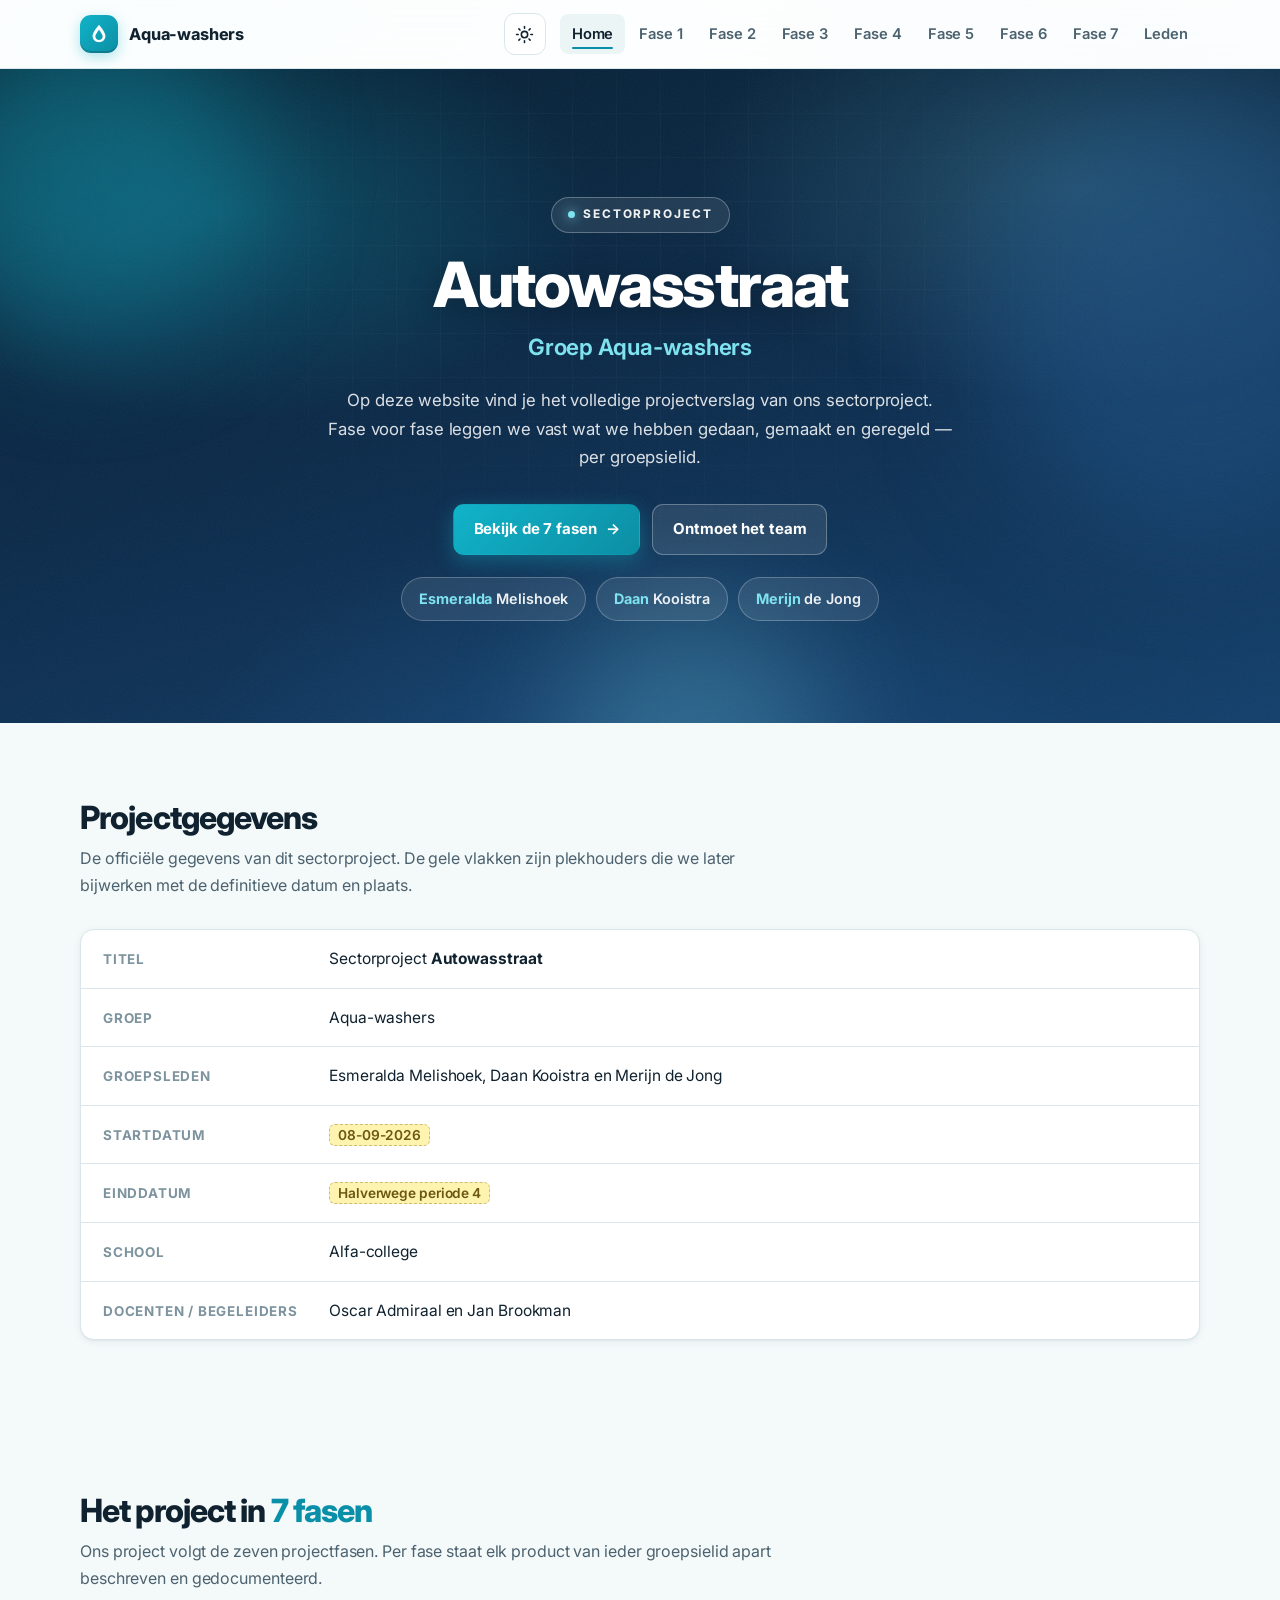
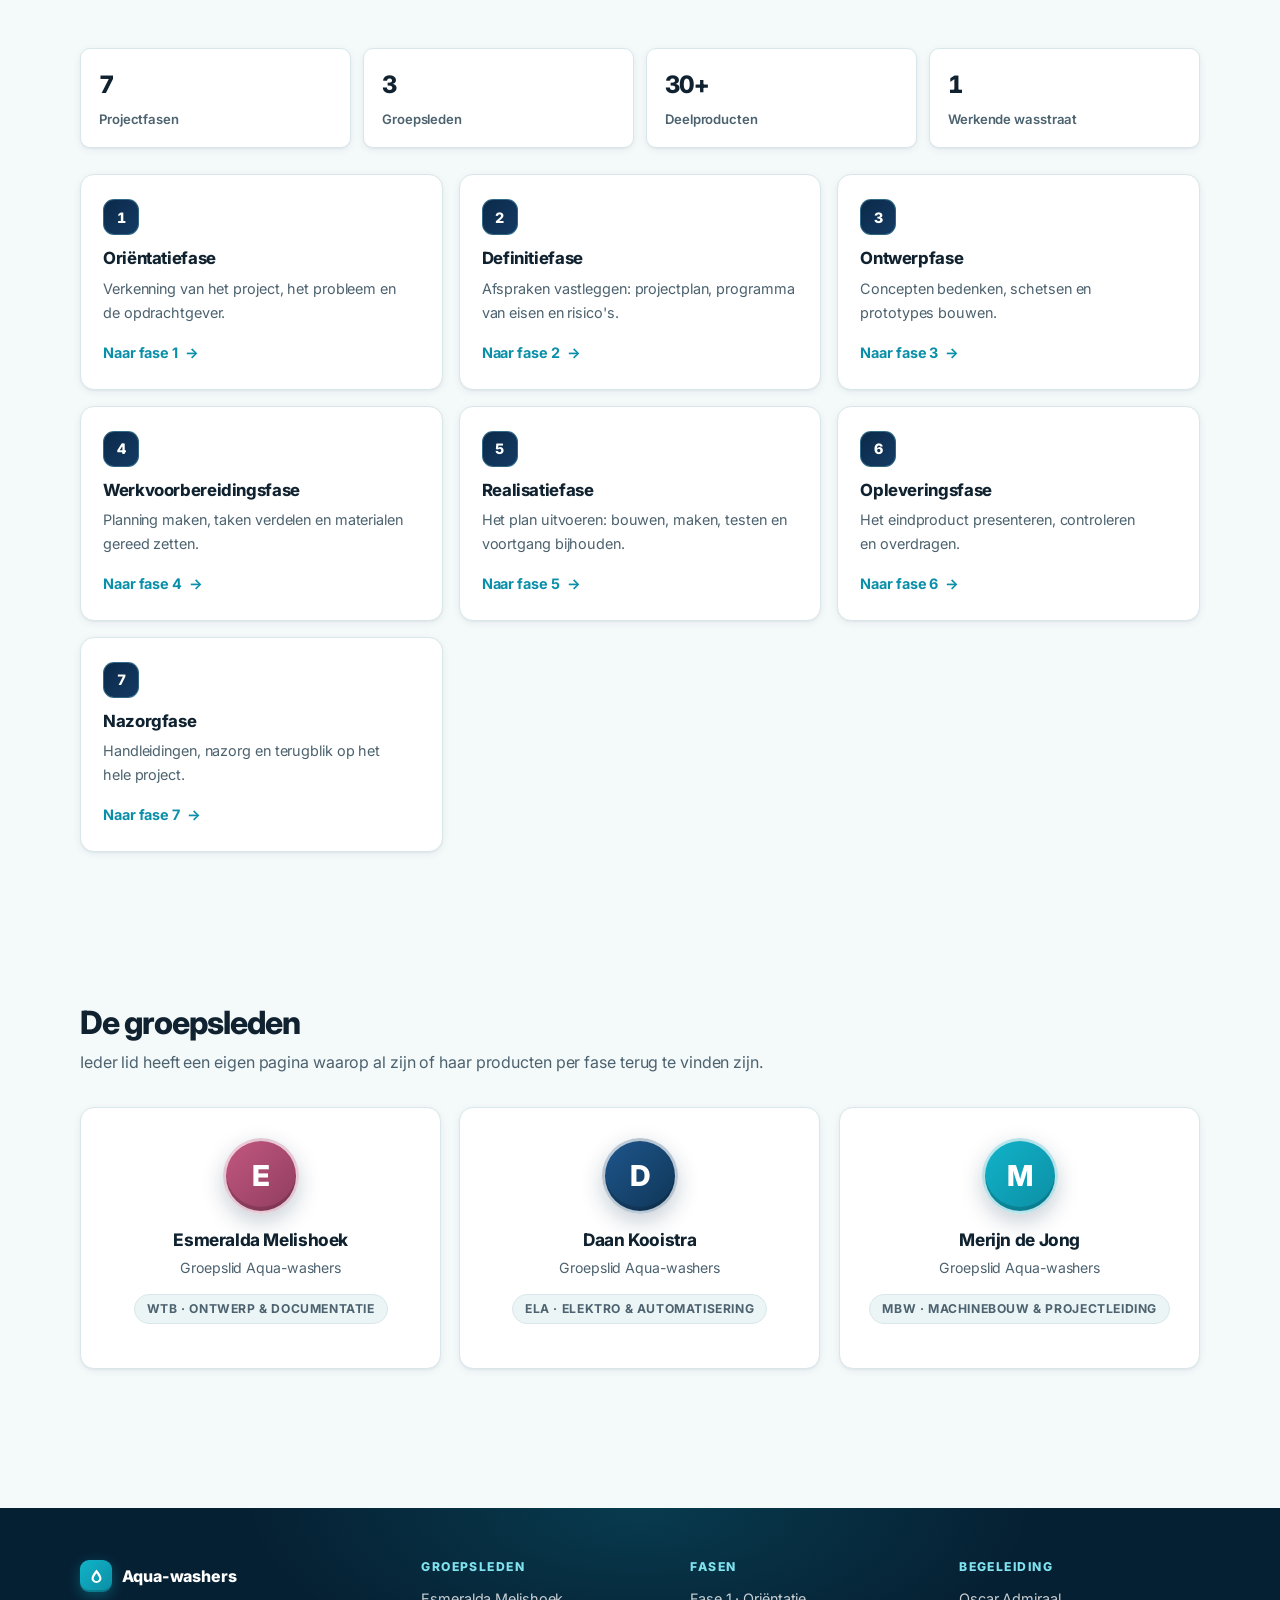
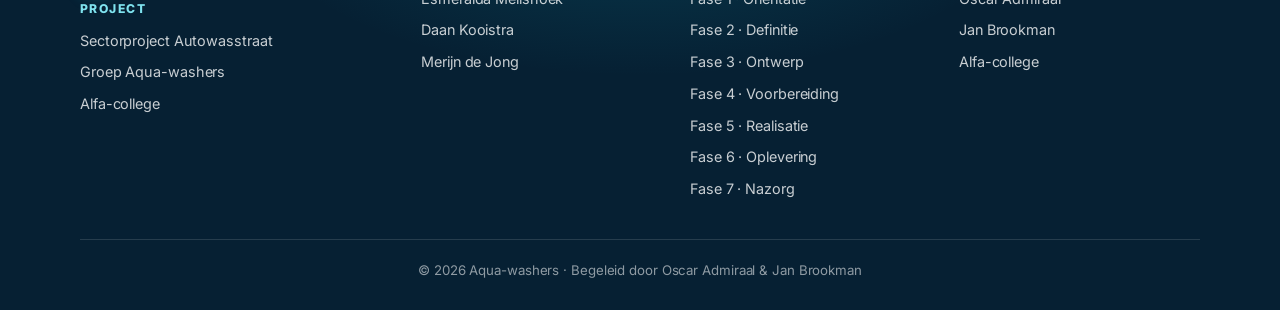
<file: index.html>
<!DOCTYPE html>
<html lang="nl" data-theme="light">
<head>
  <meta charset="UTF-8">
  <meta name="viewport" content="width=device-width, initial-scale=1.0">
  <title>Autowasstraat — Sectorproject | Aqua-washers</title>
  <meta name="description" content="Projectwebsite van groep Aqua-washers: het projectverslag van het sectorproject 'Autowasstraat' aan het Alfa-college.">
  <meta name="theme-color" content="#f4f9fa">
  <meta name="color-scheme" content="light dark">
  <link rel="icon" type="image/svg+xml" href="assets/favicon.svg">
  <link rel="icon" type="image/png" sizes="32x32" href="assets/favicon-32x32.png">
  <link rel="preconnect" href="https://fonts.googleapis.com">
  <link rel="preconnect" href="https://fonts.gstatic.com" crossorigin>
  <link href="https://fonts.googleapis.com/css2?family=Inter:wght@400;500;600;700;800&display=swap" rel="stylesheet">
  <link rel="stylesheet" href="css/style.css">
  <script>
  try{(function(){var t=localStorage.getItem('aqua-theme');if(!t){t=(window.matchMedia&&matchMedia('(prefers-color-scheme: dark)').matches)?'dark':'light';}document.documentElement.setAttribute('data-theme',t);var m=document.querySelector('meta[name="theme-color"]');if(m)m.setAttribute('content',t==='dark'?'#071722':'#f4f9fa');})();}catch(e){document.documentElement.setAttribute('data-theme','light');}
  </script>
</head>
<body>
  <a class="skip-link" href="#hoofdinhoud">Direct naar inhoud</a>

  <!-- ======================== Navigatie ======================== -->
  <header class="site-header">
    <div class="container nav-wrap">
      <a class="brand" href="index.html">
        <span class="brand-mark" aria-hidden="true">
          <svg width="22" height="22" viewBox="0 0 24 24" fill="currentColor">
            <path d="M12 2C8 7 5 11 5 14.5 5 18 8 21 12 21s7-3 7-6.5C19 11 16 7 12 2zm0 16.5c-2.2 0-4-1.6-4-3.7 0-2.2 4-7.4 4-7.4s4 5.2 4 7.4c0 2.1-1.8 3.7-4 3.7z"/>
          </svg>
        </span>
        <span>Aqua-washers</span>
      </a>
      <div class="nav-actions">
        <button class="theme-toggle" aria-label="Schakel donker thema in" aria-pressed="false" type="button">
          <svg class="icon-sun" width="19" height="19" viewBox="0 0 24 24" fill="none" stroke="currentColor" stroke-width="2" stroke-linecap="round" stroke-linejoin="round" aria-hidden="true"><circle cx="12" cy="12" r="4"/><path d="M12 2v2M12 20v2M4.9 4.9l1.4 1.4M17.7 17.7l1.4 1.4M2 12h2M20 12h2M4.9 19.1l1.4-1.4M17.7 6.3l1.4-1.4"/></svg>
          <svg class="icon-moon" width="19" height="19" viewBox="0 0 24 24" fill="none" stroke="currentColor" stroke-width="2" stroke-linecap="round" stroke-linejoin="round" aria-hidden="true"><path d="M21 12.8A9 9 0 1 1 11.2 3a7 7 0 0 0 9.8 9.8z"/></svg>
        </button>
        <button class="nav-toggle" aria-label="Menu openen" aria-expanded="false" aria-controls="site-nav">
          <span></span><span></span><span></span>
        </button>
      </div>
      <nav class="site-nav" id="site-nav">
        <ul>
          <li><a href="index.html">Home</a></li>
          <li><a href="fase-1.html">Fase 1</a></li>
          <li><a href="fase-2.html">Fase 2</a></li>
          <li><a href="fase-3.html">Fase 3</a></li>
          <li><a href="fase-4.html">Fase 4</a></li>
          <li><a href="fase-5.html">Fase 5</a></li>
          <li><a href="fase-6.html">Fase 6</a></li>
          <li><a href="fase-7.html">Fase 7</a></li>
<li><a href="#team">Leden</a></li>
        </ul>
      </nav>
    </div>
    <span class="scroll-progress" aria-hidden="true"></span>
  </header>

  <!-- ======================== Hero ======================== -->
  <section class="hero" id="hoofdinhoud">
    <span class="orb orb-a" aria-hidden="true"></span>
    <span class="orb orb-b" aria-hidden="true"></span>
    <span class="orb orb-c" aria-hidden="true"></span>
    <span class="hero-noise" aria-hidden="true"></span>
    <div class="container hero-inner">
      <span class="hero-kicker reveal" style="--reveal-delay:0ms">Sectorproject</span>
      <h1 class="reveal" style="--reveal-delay:80ms">Autowasstraat</h1>
      <p class="ondertitel reveal" style="--reveal-delay:140ms">Groep Aqua-washers</p>
      <p class="lead reveal" style="--reveal-delay:200ms">Op deze website vind je het volledige projectverslag van ons sectorproject. Fase voor fase leggen we vast wat we hebben gedaan, gemaakt en geregeld — per groepsielid.</p>
      <div class="hero-actions reveal" style="--reveal-delay:260ms">
        <a class="btn btn-primary" href="#fasen">Bekijk de 7 fasen <span class="arr" aria-hidden="true">→</span></a>
        <a class="btn btn-ghost" href="#team">Ontmoet het team</a>
      </div>
      <div class="hero-badges reveal" style="--reveal-delay:320ms">
        <span class="hero-badge"><strong>Esmeralda</strong> Melishoek</span>
        <span class="hero-badge"><strong>Daan</strong> Kooistra</span>
        <span class="hero-badge"><strong>Merijn</strong> de Jong</span>
      </div>
    </div>
  </section>

  <!-- ======================== Projectgegevens ======================== -->
  <section class="sectie">
    <div class="container">
      <h2 class="sectie-titel">Projectgegevens</h2>
      <p class="sectie-lead">De officiële gegevens van dit sectorproject. De gele vlakken zijn plekhouders die we later bijwerken met de definitieve datum en plaats.</p>
      <ul class="infolijst reveal">
        <li>
          <span class="label">Titel</span>
          <span class="waarde">Sectorproject <strong>Autowasstraat</strong></span>
        </li>
        <li>
          <span class="label">Groep</span>
          <span class="waarde">Aqua-washers</span>
        </li>
        <li>
          <span class="label">Groepsleden</span>
          <span class="waarde">Esmeralda Melishoek, Daan Kooistra en Merijn de Jong</span>
        </li>
        <li>
          <span class="label">Startdatum</span>
          <span class="waarde"><span class="ph">08-09-2026</span></span>
        </li>
        <li>
          <span class="label">Einddatum</span>
          <span class="waarde"><span class="ph">Halverwege periode 4</span></span>
        </li>
        <li>
          <span class="label">School</span>
          <span class="waarde">Alfa-college</span>
        </li>
        <li>
          <span class="label">Docenten / begeleiders</span>
          <span class="waarde">Oscar Admiraal en Jan Brookman</span>
        </li>
      </ul>
    </div>
  </section>

  <!-- ======================== Het project in 7 fasen ======================== -->
  <section class="sectie" id="fasen">
    <div class="container">
      <div class="section-head"><div><h2 class="sectie-titel">Het project in <span class="count">7 fasen</span></h2>
      <p class="sectie-lead">Ons project volgt de zeven projectfasen. Per fase staat elk product van ieder groepsielid apart beschreven en gedocumenteerd.</p></div></div>
      <div class="stat-row reveal-child">
        <div class="stat"><b>7</b><span>Projectfasen</span></div>
        <div class="stat"><b>3</b><span>Groepsleden</span></div>
        <div class="stat"><b>30+</b><span>Deelproducten</span></div>
        <div class="stat"><b>1</b><span>Werkende wasstraat</span></div>
      </div>
      <ol class="tijdlijn reveal-child">
        <li>
          <span class="punt">1</span>
          <h3>Oriëntatiefase</h3>
          <hr>
          <p>Verkenning van het project, het probleem en de opdrachtgever.</p>
          <a class="kaart-link" href="fase-1.html">Naar fase 1</a>
        </li>
        <li>
          <span class="punt">2</span>
          <h3>Definitiefase</h3>
          <hr>
          <p>Afspraken vastleggen: projectplan, programma van eisen en risico's.</p>
          <a class="kaart-link" href="fase-2.html">Naar fase 2</a>
        </li>
        <li>
          <span class="punt">3</span>
          <h3>Ontwerpfase</h3>
          <hr>
          <p>Concepten bedenken, schetsen en prototypes bouwen.</p>
          <a class="kaart-link" href="fase-3.html">Naar fase 3</a>
        </li>
        <li>
          <span class="punt">4</span>
          <h3>Werkvoorbereidingsfase</h3>
          <hr>
          <p>Planning maken, taken verdelen en materialen gereed zetten.</p>
          <a class="kaart-link" href="fase-4.html">Naar fase 4</a>
        </li>
        <li>
          <span class="punt">5</span>
          <h3>Realisatiefase</h3>
          <hr>
          <p>Het plan uitvoeren: bouwen, maken, testen en voortgang bijhouden.</p>
          <a class="kaart-link" href="fase-5.html">Naar fase 5</a>
        </li>
        <li>
          <span class="punt">6</span>
          <h3>Opleveringsfase</h3>
          <hr>
          <p>Het eindproduct presenteren, controleren en overdragen.</p>
          <a class="kaart-link" href="fase-6.html">Naar fase 6</a>
        </li>
        <li>
          <span class="punt">7</span>
          <h3>Nazorgfase</h3>
          <hr>
          <p>Handleidingen, nazorg en terugblik op het hele project.</p>
          <a class="kaart-link" href="fase-7.html">Naar fase 7</a>
        </li>
      </ol>
    </div>
  </section>

  <!-- ======================== Team ======================== -->
  <section class="sectie" id="team">
    <div class="container">
      <h2 class="sectie-titel">De groepsleden</h2>
      <p class="sectie-lead">Ieder lid heeft een eigen pagina waarop al zijn of haar producten per fase terug te vinden zijn.</p>
      <div class="team-grid reveal-child">
        <div class="team-kaart reveal">
          <span class="avatar esi" aria-hidden="true">E</span>
          <h3>Esmeralda Melishoek</h3>
          <p class="rol">Groepslid Aqua-washers</p>
          <span class="discipline">WTB · Ontwerp & Documentatie</span>
        </div>
        <div class="team-kaart reveal">
          <span class="avatar daan" aria-hidden="true">D</span>
          <h3>Daan Kooistra</h3>
          <p class="rol">Groepslid Aqua-washers</p>
          <span class="discipline">ELA · Elektro & Automatisering</span>
        </div>
        <div class="team-kaart reveal">
          <span class="avatar men" aria-hidden="true">M</span>
          <h3>Merijn de Jong</h3>
          <p class="rol">Groepslid Aqua-washers</p>
          <span class="discipline">MBW · Machinebouw & Projectleiding</span>
        </div>
      </div>
    </div>
  </section>

  <!-- ======================== Footer ======================== -->
  <footer class="site-footer">
    <div class="container">
      <div class="footer-grid">
        <div>
          <div class="brand-mini"><span class="brand-mark" aria-hidden="true" style="width:32px;height:32px;border-radius:9px;"><svg width="17" height="17" viewBox="0 0 24 24" fill="currentColor"><path d="M12 2C8 7 5 11 5 14.5 5 18 8 21 12 21s7-3 7-6.5C19 11 16 7 12 2zm0 16.5c-2.2 0-4-1.6-4-3.7 0-2.2 4-7.4 4-7.4s4 5.2 4 7.4c0 2.1-1.8 3.7-4 3.7z"/></svg></span><span>Aqua-washers</span></div>
          <h4>Project</h4>
          <ul>
            <li>Sectorproject Autowasstraat</li>
            <li>Groep Aqua-washers</li>
            <li>Alfa-college</li>
          </ul>
        </div>
        <div>
          <h4>Groepsleden</h4>
          <ul>
            <li>Esmeralda Melishoek</li>
            <li>Daan Kooistra</li>
            <li>Merijn de Jong</li>
          </ul>
        </div>
        <div>
          <h4>Fasen</h4>
          <ul>
            <li><a href="fase-1.html">Fase 1 · Oriëntatie</a></li>
            <li><a href="fase-2.html">Fase 2 · Definitie</a></li>
            <li><a href="fase-3.html">Fase 3 · Ontwerp</a></li>
            <li><a href="fase-4.html">Fase 4 · Voorbereiding</a></li>
            <li><a href="fase-5.html">Fase 5 · Realisatie</a></li>
            <li><a href="fase-6.html">Fase 6 · Oplevering</a></li>
            <li><a href="fase-7.html">Fase 7 · Nazorg</a></li>
          </ul>
        </div>
        <div>
          <h4>Begeleiding</h4>
          <ul>
            <li>Oscar Admiraal</li>
            <li>Jan Brookman</li>
            <li>Alfa-college</li>
          </ul>
        </div>
      </div>
      <p class="bottom">© <span data-jaar>2026</span> Aqua-washers · Begeleid door Oscar Admiraal &amp; Jan Brookman</p>
    </div>
  </footer>

  <button class="back-to-top" aria-label="Terug naar boven" type="button">
    <svg width="18" height="18" viewBox="0 0 24 24" fill="none" stroke="currentColor" stroke-width="2.2" stroke-linecap="round" stroke-linejoin="round" aria-hidden="true"><path d="M12 19V5M5 12l7-7 7 7"/></svg>
  </button>
  <script src="js/main.js"></script>
</body>
</html>
</file>
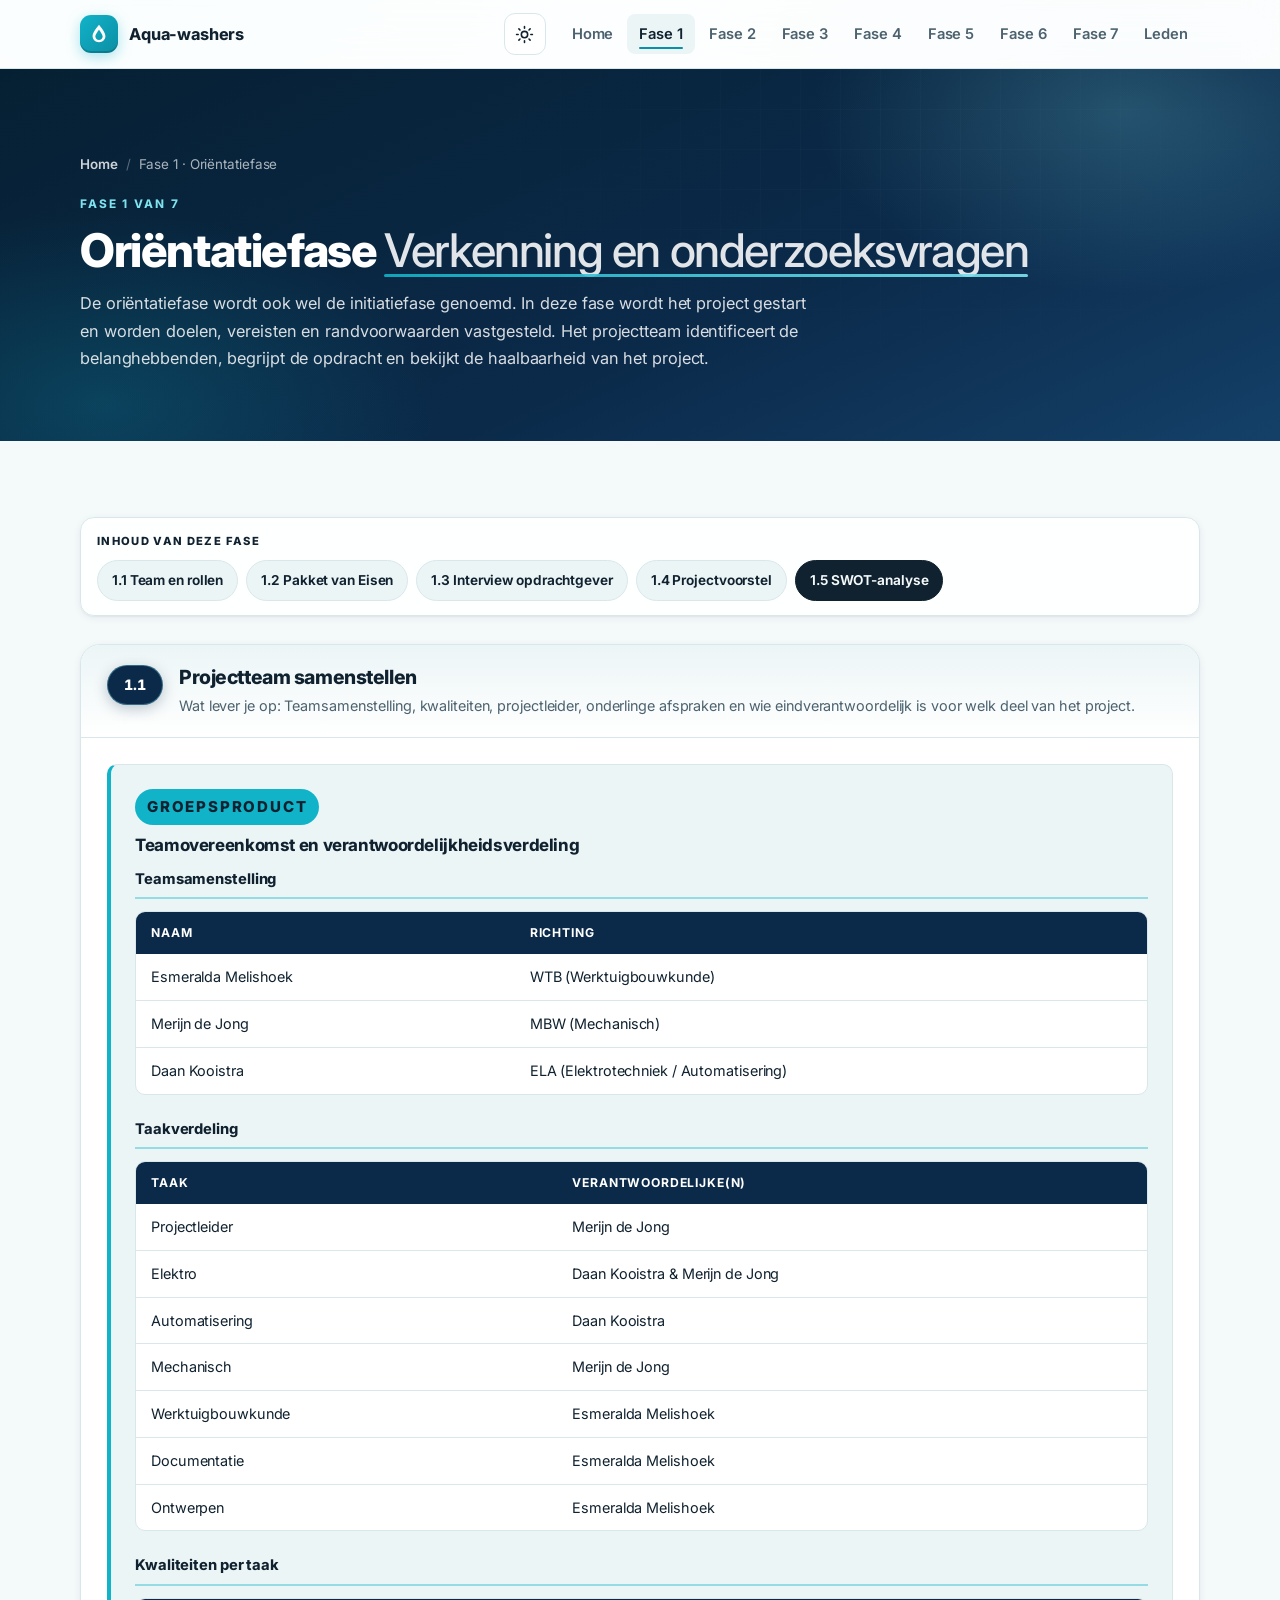
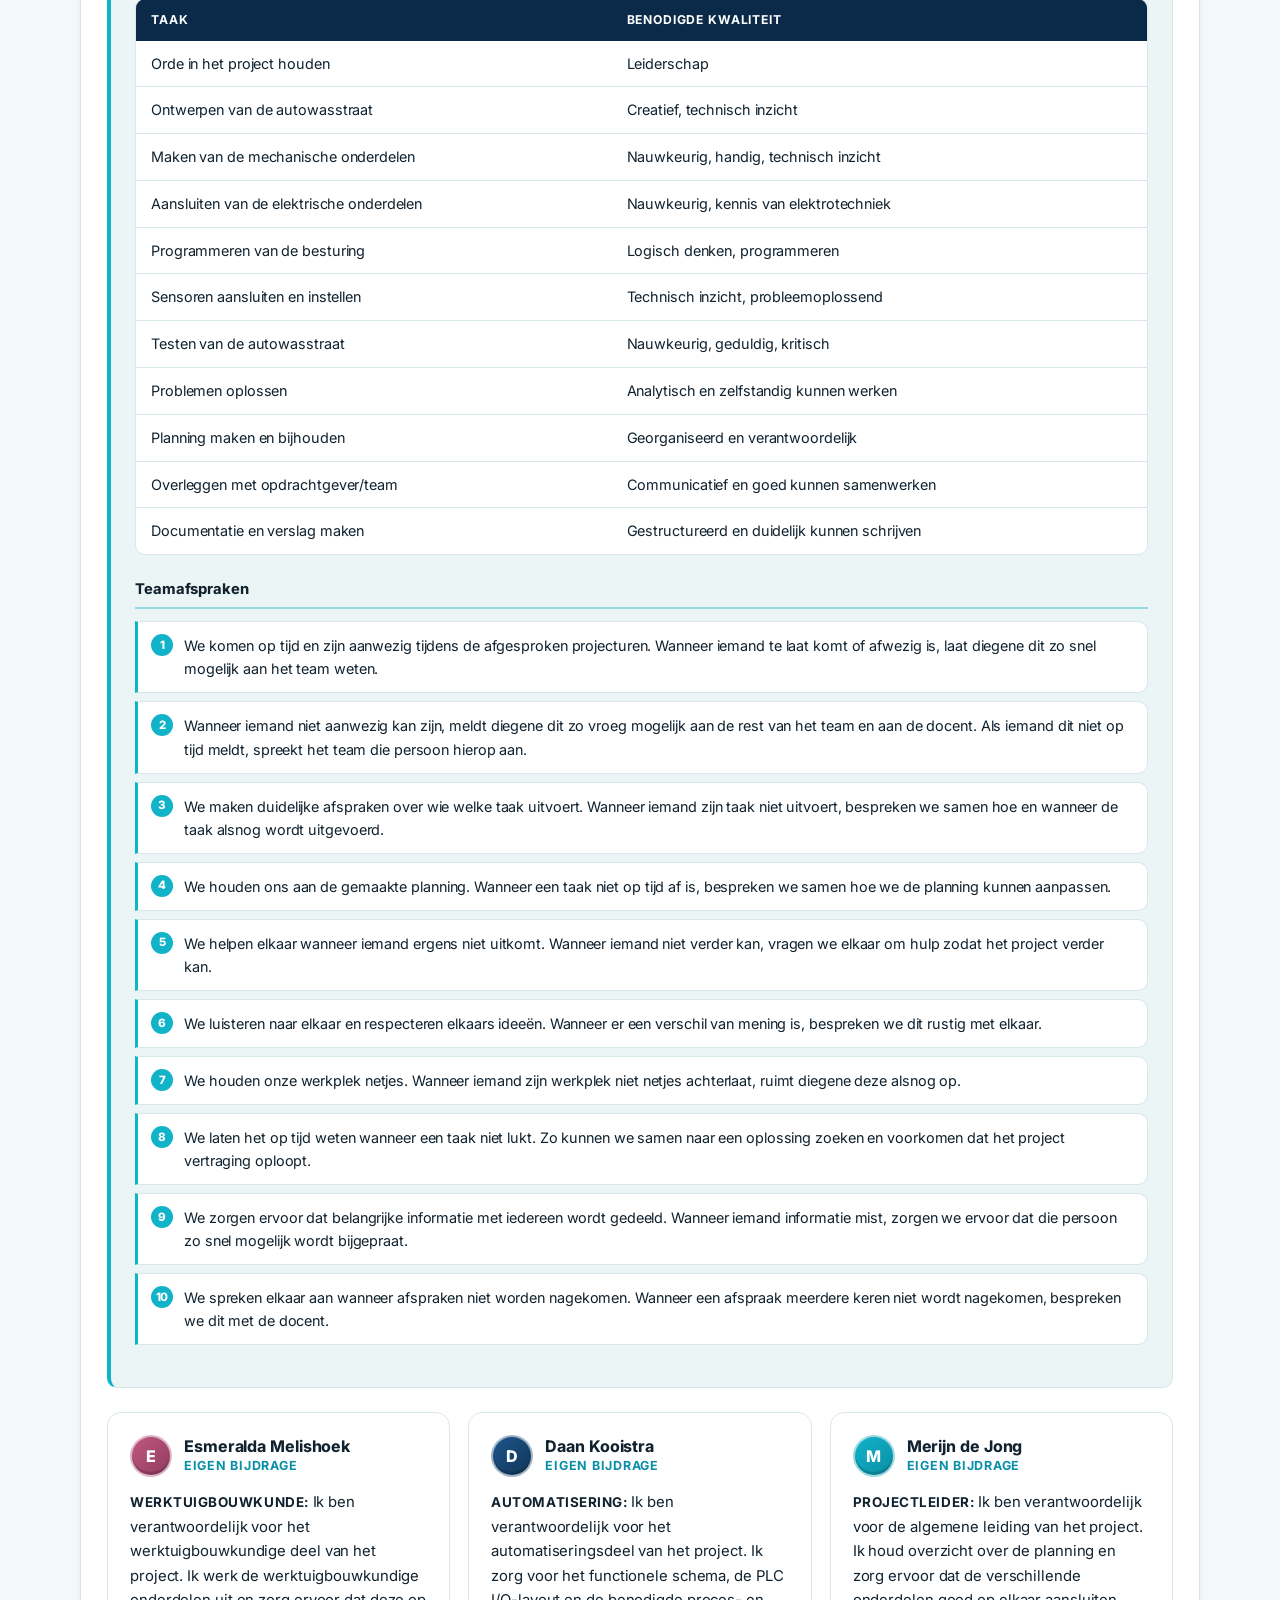
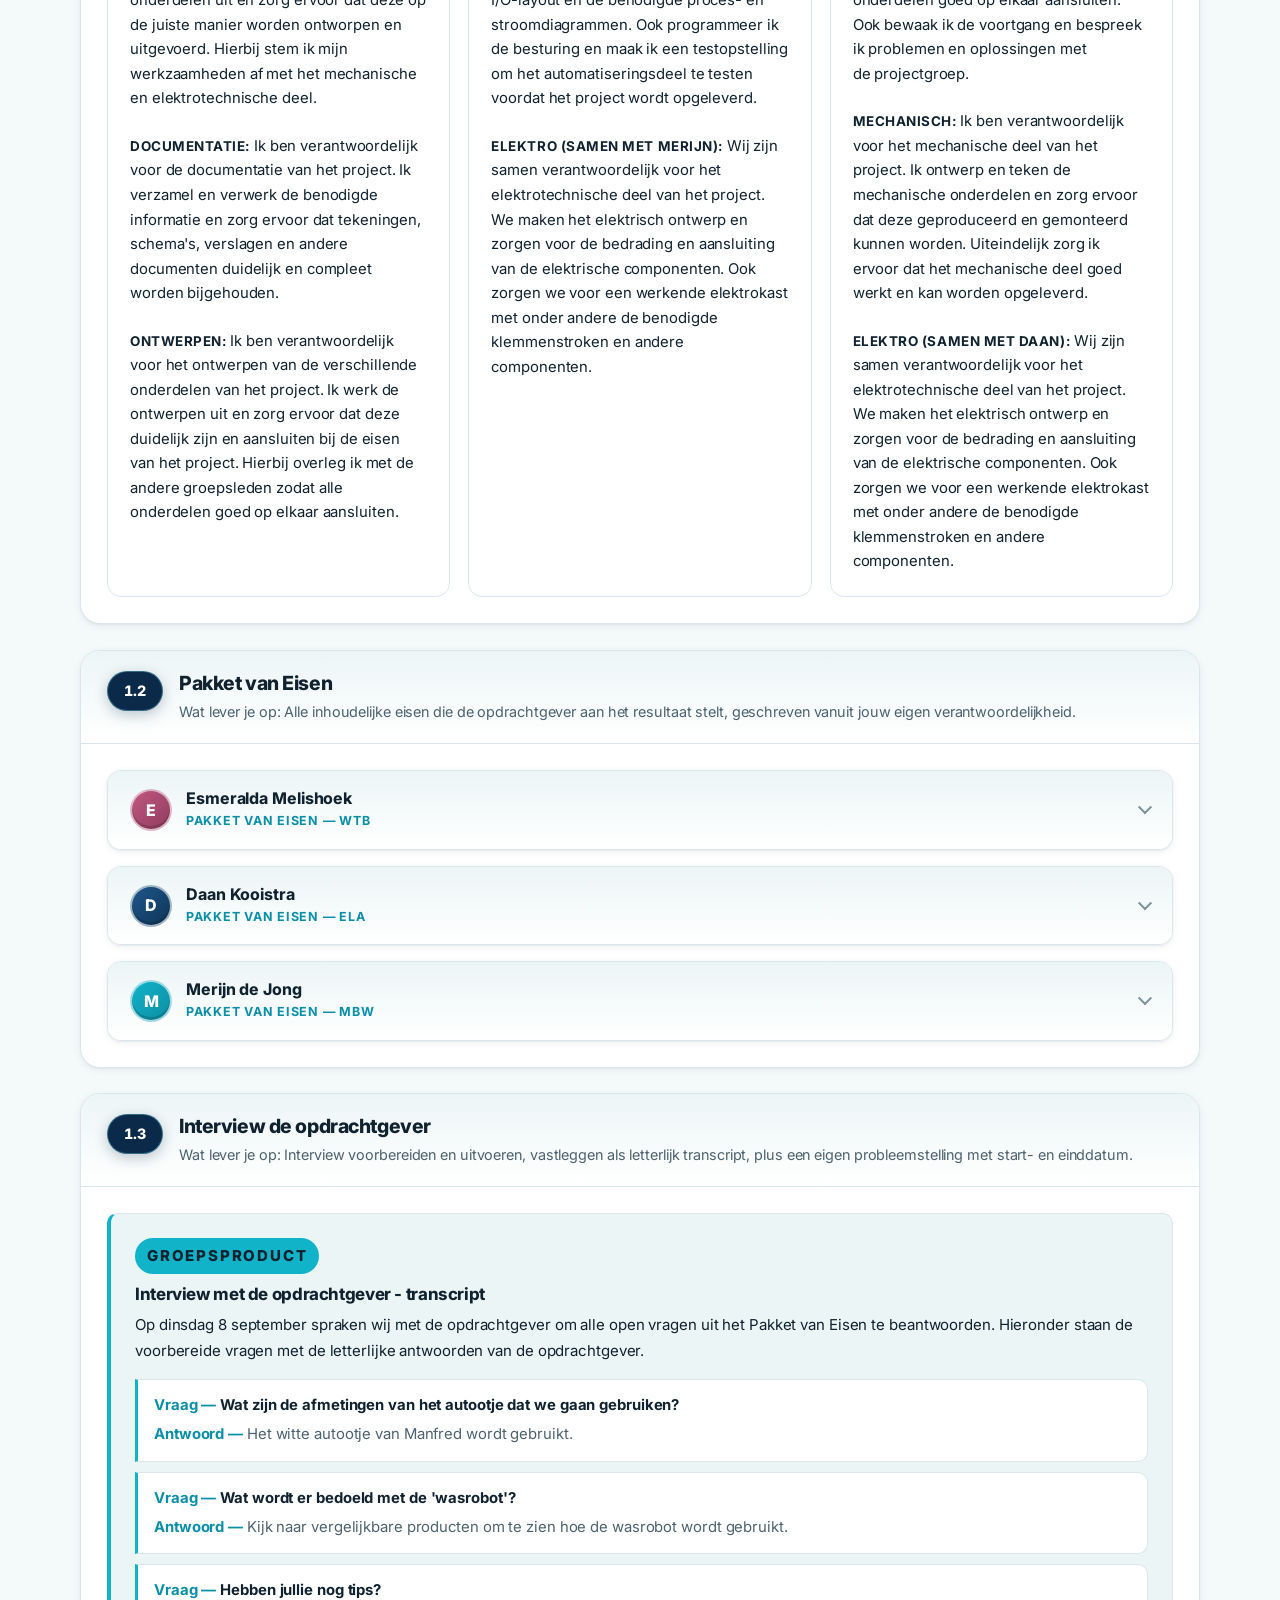
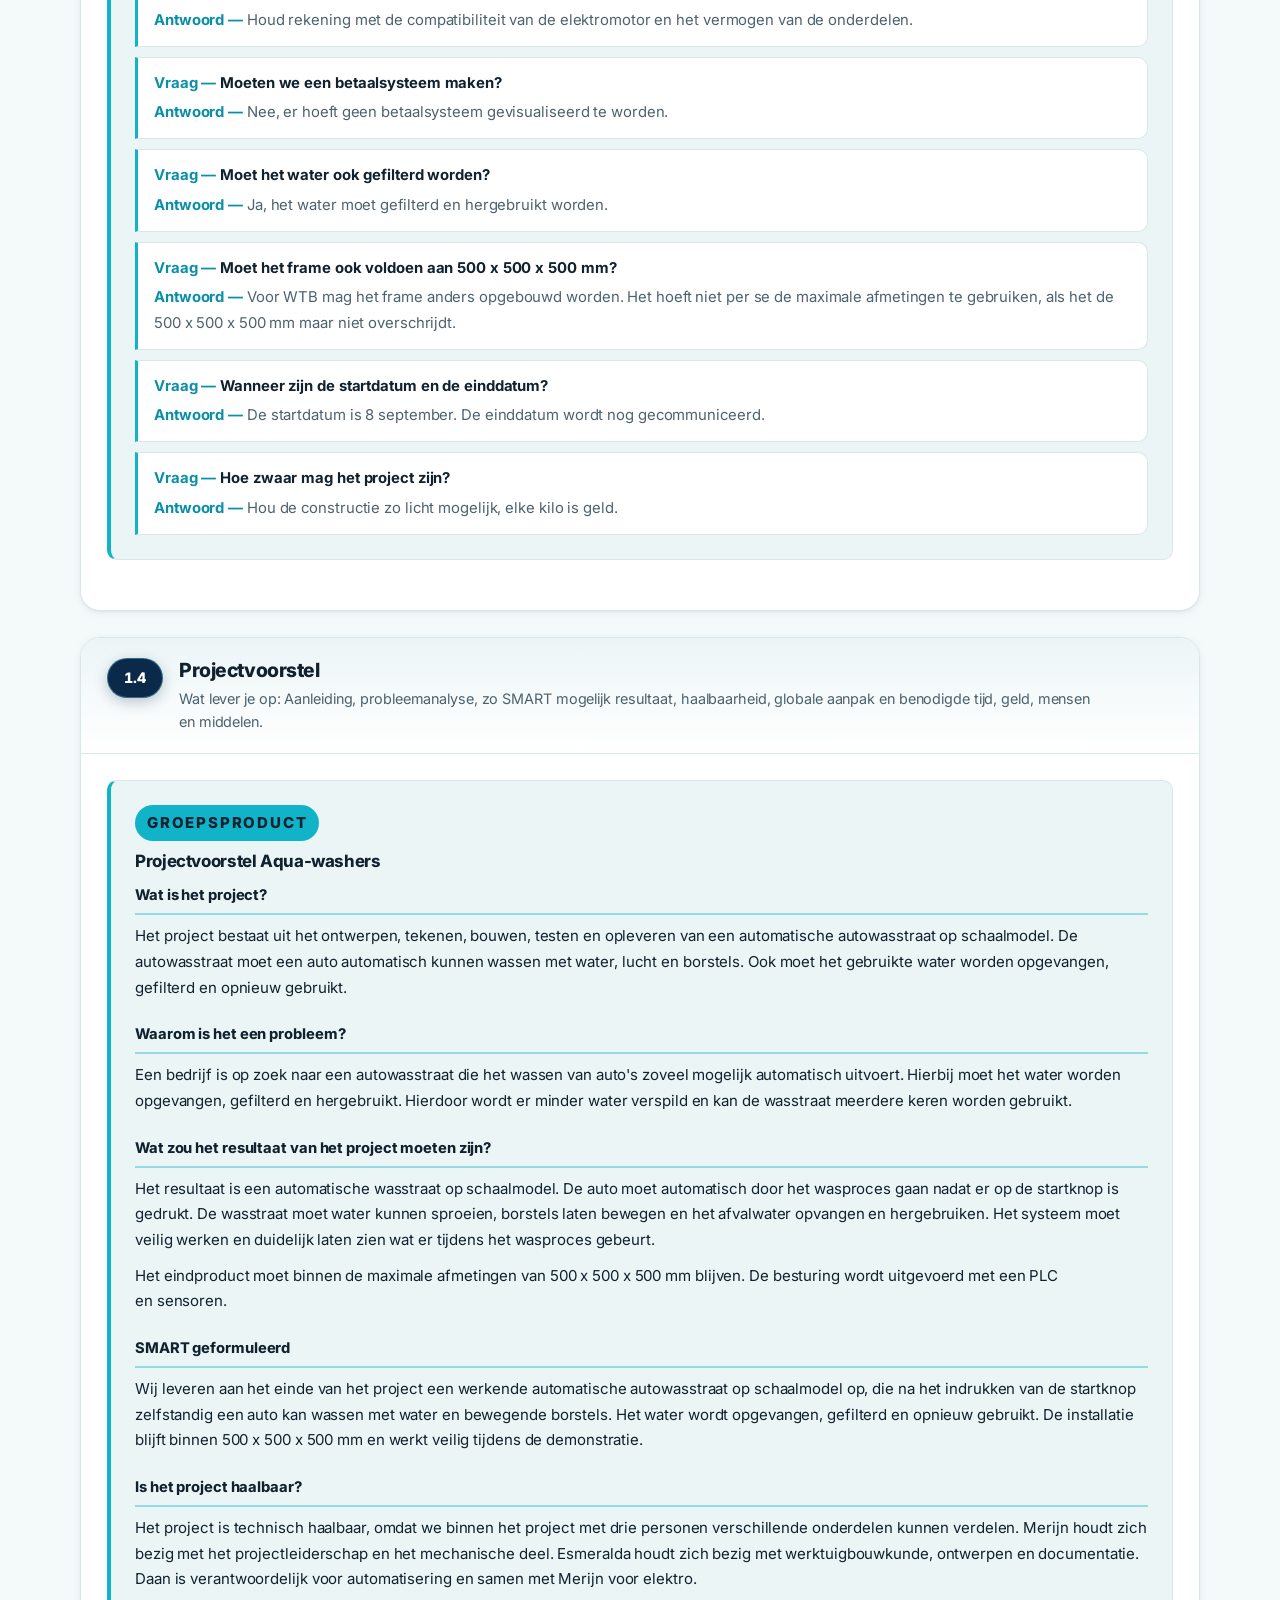
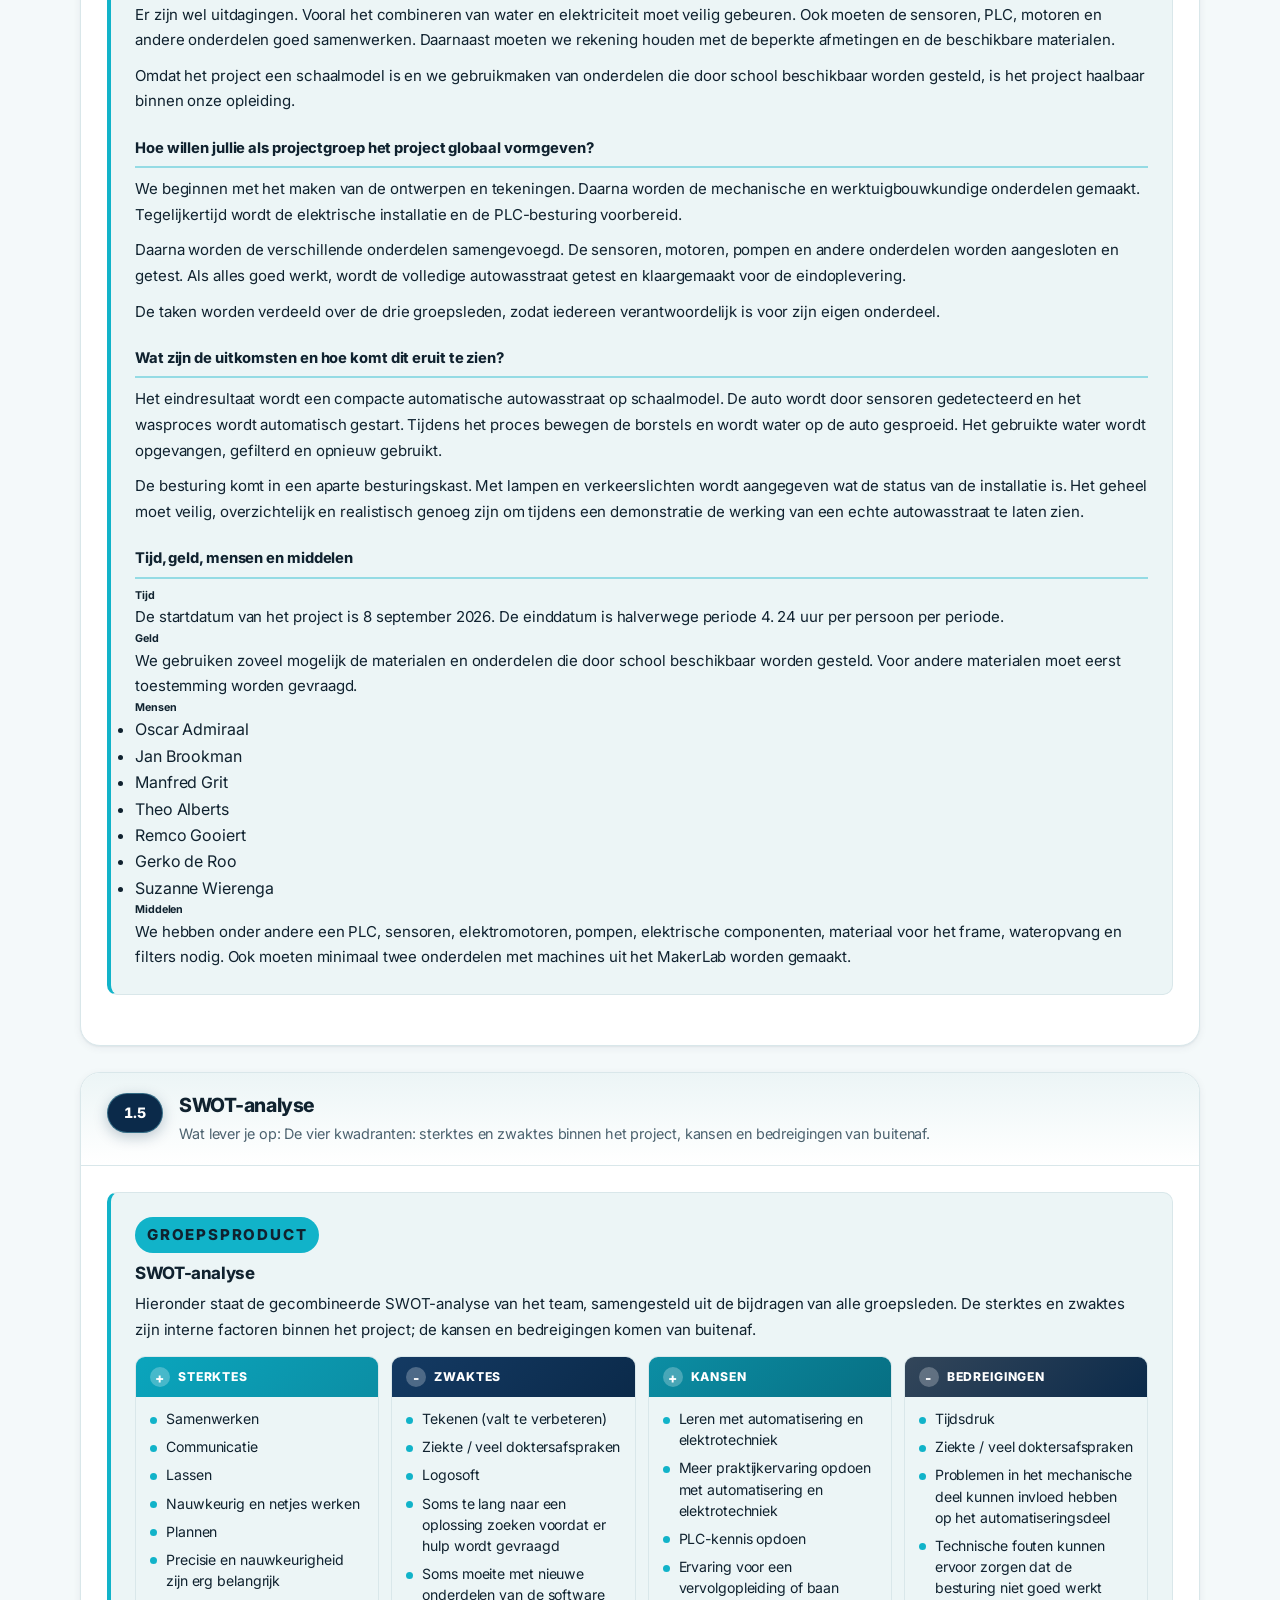
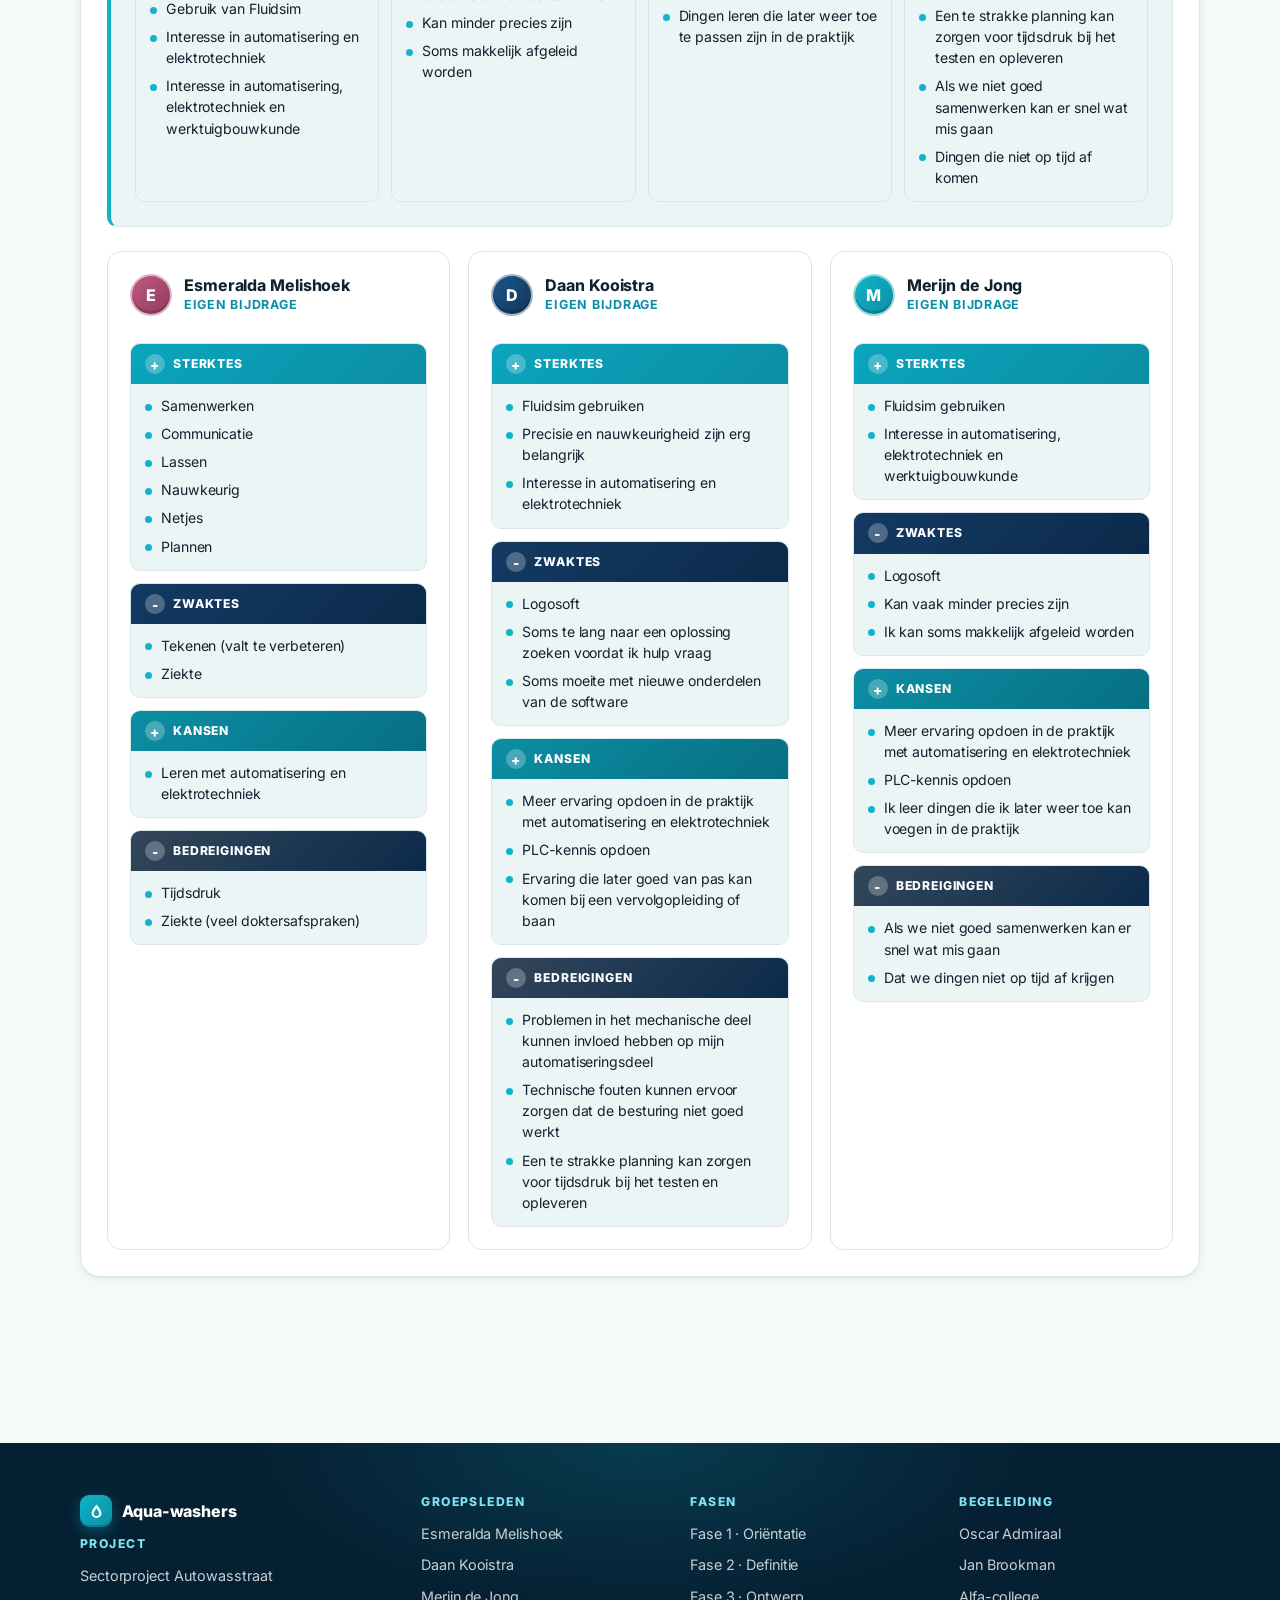
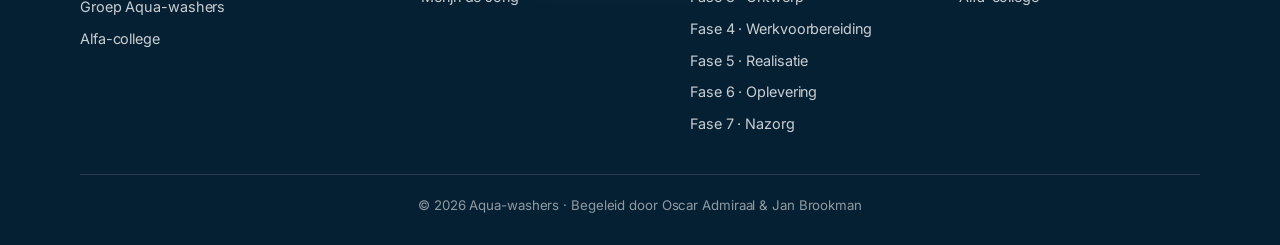
<file: fase-1.html>
<!DOCTYPE html>
<html lang="nl" data-theme="light">
<head>
  <meta charset="UTF-8">
  <meta name="viewport" content="width=device-width, initial-scale=1.0">
  <title>Fase 1 - Oriëntatiefase | Aqua-washers</title>
  <meta name="theme-color" content="#f4f9fa">
  <meta name="color-scheme" content="light dark">
  <link rel="icon" type="image/svg+xml" href="assets/favicon.svg">
  <link rel="icon" type="image/png" sizes="32x32" href="assets/favicon-32x32.png">
  <link rel="preconnect" href="https://fonts.googleapis.com">
  <link rel="preconnect" href="https://fonts.gstatic.com" crossorigin>
  <link href="https://fonts.googleapis.com/css2?family=Inter:wght@400;500;600;700;800&display=swap" rel="stylesheet">
  <link rel="stylesheet" href="css/style.css">
  <script>
  try{(function(){var t=localStorage.getItem('aqua-theme');if(!t){t=(window.matchMedia&&matchMedia('(prefers-color-scheme: dark)').matches)?'dark':'light';}document.documentElement.setAttribute('data-theme',t);var m=document.querySelector('meta[name="theme-color"]');if(m)m.setAttribute('content',t==='dark'?'#071722':'#f4f9fa');})();}catch(e){document.documentElement.setAttribute('data-theme','light');}
  </script>
</head>
<body>
  <a class="skip-link" href="#hoofdinhoud">Direct naar inhoud</a>

  <header class="site-header">
    <div class="container nav-wrap">
      <a class="brand" href="index.html">
        <span class="brand-mark" aria-hidden="true">
          <svg width="22" height="22" viewBox="0 0 24 24" fill="currentColor">
            <path d="M12 2C8 7 5 11 5 14.5 5 18 8 21 12 21s7-3 7-6.5C19 11 16 7 12 2zm0 16.5c-2.2 0-4-1.6-4-3.7 0-2.2 4-7.4 4-7.4s4 5.2 4 7.4c0 2.1-1.8 3.7-4 3.7z"/>
          </svg>
        </span>
        <span>Aqua-washers</span>
      </a>
      <div class="nav-actions">
        <button class="theme-toggle" aria-label="Schakel donker thema in" aria-pressed="false" type="button">
          <svg class="icon-sun" width="19" height="19" viewBox="0 0 24 24" fill="none" stroke="currentColor" stroke-width="2" stroke-linecap="round" stroke-linejoin="round" aria-hidden="true"><circle cx="12" cy="12" r="4"/><path d="M12 2v2M12 20v2M4.9 4.9l1.4 1.4M17.7 17.7l1.4 1.4M2 12h2M20 12h2M4.9 19.1l1.4-1.4M17.7 6.3l1.4-1.4"/></svg>
          <svg class="icon-moon" width="19" height="19" viewBox="0 0 24 24" fill="none" stroke="currentColor" stroke-width="2" stroke-linecap="round" stroke-linejoin="round" aria-hidden="true"><path d="M21 12.8A9 9 0 1 1 11.2 3a7 7 0 0 0 9.8 9.8z"/></svg>
        </button>
        <button class="nav-toggle" aria-label="Menu openen" aria-expanded="false" aria-controls="site-nav">
          <span></span><span></span><span></span>
        </button>
      </div>
      <nav class="site-nav" id="site-nav">
        <ul>
          <li><a href="index.html">Home</a></li>
          <li><a href="fase-1.html">Fase 1</a></li>
          <li><a href="fase-2.html">Fase 2</a></li>
          <li><a href="fase-3.html">Fase 3</a></li>
          <li><a href="fase-4.html">Fase 4</a></li>
          <li><a href="fase-5.html">Fase 5</a></li>
          <li><a href="fase-6.html">Fase 6</a></li>
          <li><a href="fase-7.html">Fase 7</a></li>
<li><a href="index.html#team">Leden</a></li>
        </ul>
      </nav>
    </div>
    <span class="scroll-progress" aria-hidden="true"></span>
  </header>

  <header class="page-hero">
    <div class="container">
      <nav class="breadcrumb" aria-label="Kruimelpad"><a href="index.html">Home</a><span class="sep" aria-hidden="true">/</span><span>Fase 1 · Oriëntatiefase</span></nav>
      <span class="kicker reveal" style="--reveal-delay:0ms">Fase 1 van 7</span>
      <h1 class="reveal" style="--reveal-delay:80ms">Oriëntatiefase <span class="accent">Verkenning en onderzoeksvragen</span></h1>
      <p class="lead reveal" style="--reveal-delay:160ms">De oriëntatiefase wordt ook wel de initiatiefase genoemd. In deze fase wordt het project gestart en worden doelen, vereisten en randvoorwaarden vastgesteld. Het projectteam identificeert de belanghebbenden, begrijpt de opdracht en bekijkt de haalbaarheid van het project.</p>
    </div>
  </header>

  <main class="sectie" id="hoofdinhoud">
    <div class="container">

      <nav class="inhoud-fase" aria-label="Inhoud van deze fase">
        <span class="inhoud-label">Inhoud van deze fase</span>
        <a href="#onderdeel-1-1">1.1 Team en rollen</a>
        <a href="#onderdeel-1-2">1.2 Pakket van Eisen</a>
        <a href="#onderdeel-1-3">1.3 Interview opdrachtgever</a>
        <a href="#onderdeel-1-4">1.4 Projectvoorstel</a>
        <a href="#onderdeel-1-5">1.5 SWOT-analyse</a>
      </nav>

      <!-- ======================== 1.1 Projectteam samenstellen ======================== -->
<section class="onderdeel reveal" id="onderdeel-1-1">
  <header class="onderdeel-kop">
    <span class="onderdeel-nummer">1.1</span>
    <div>
      <h2>Projectteam samenstellen</h2>
      <p class="onderdeel-wat">Wat lever je op: Teamsamenstelling, kwaliteiten, projectleider, onderlinge afspraken en wie eindverantwoordelijk is voor welk deel van het project.</p>
    </div>
  </header>
  <div class="onderdeel-body">
<div class="groepsproduct">
  <p class="groeps-tag">Groepsproduct</p>
  <h4>Teamovereenkomst en verantwoordelijkheidsverdeling</h4>

  <h5>Teamsamenstelling</h5>
  <div class="table-wrap"><table>
    <thead><tr><th>Naam</th><th>Richting</th></tr></thead>
    <tbody>
      <tr><td>Esmeralda Melishoek</td><td>WTB (Werktuigbouwkunde)</td></tr>
      <tr><td>Merijn de Jong</td><td>MBW (Mechanisch)</td></tr>
      <tr><td>Daan Kooistra</td><td>ELA (Elektrotechniek / Automatisering)</td></tr>
    </tbody>
  </table></div>

  <h5>Taakverdeling</h5>
  <div class="table-wrap"><table>
    <thead><tr><th>Taak</th><th>Verantwoordelijke(n)</th></tr></thead>
    <tbody>
      <tr><td>Projectleider</td><td>Merijn de Jong</td></tr>
      <tr><td>Elektro</td><td>Daan Kooistra &amp; Merijn de Jong</td></tr>
      <tr><td>Automatisering</td><td>Daan Kooistra</td></tr>
      <tr><td>Mechanisch</td><td>Merijn de Jong</td></tr>
      <tr><td>Werktuigbouwkunde</td><td>Esmeralda Melishoek</td></tr>
      <tr><td>Documentatie</td><td>Esmeralda Melishoek</td></tr>
      <tr><td>Ontwerpen</td><td>Esmeralda Melishoek</td></tr>
    </tbody>
  </table></div>

  <h5>Kwaliteiten per taak</h5>
  <div class="table-wrap"><table>
    <thead><tr><th>Taak</th><th>Benodigde kwaliteit</th></tr></thead>
    <tbody>
      <tr><td>Orde in het project houden</td><td>Leiderschap</td></tr>
      <tr><td>Ontwerpen van de autowasstraat</td><td>Creatief, technisch inzicht</td></tr>
      <tr><td>Maken van de mechanische onderdelen</td><td>Nauwkeurig, handig, technisch inzicht</td></tr>
      <tr><td>Aansluiten van de elektrische onderdelen</td><td>Nauwkeurig, kennis van elektrotechniek</td></tr>
      <tr><td>Programmeren van de besturing</td><td>Logisch denken, programmeren</td></tr>
      <tr><td>Sensoren aansluiten en instellen</td><td>Technisch inzicht, probleemoplossend</td></tr>
      <tr><td>Testen van de autowasstraat</td><td>Nauwkeurig, geduldig, kritisch</td></tr>
      <tr><td>Problemen oplossen</td><td>Analytisch en zelfstandig kunnen werken</td></tr>
      <tr><td>Planning maken en bijhouden</td><td>Georganiseerd en verantwoordelijk</td></tr>
      <tr><td>Overleggen met opdrachtgever/team</td><td>Communicatief en goed kunnen samenwerken</td></tr>
      <tr><td>Documentatie en verslag maken</td><td>Gestructureerd en duidelijk kunnen schrijven</td></tr>
    </tbody>
  </table></div>

  <h5>Teamafspraken</h5>
  <ol>
    <li>We komen op tijd en zijn aanwezig tijdens de afgesproken projecturen. Wanneer iemand te laat komt of afwezig is, laat diegene dit zo snel mogelijk aan het team weten.</li>
    <li>Wanneer iemand niet aanwezig kan zijn, meldt diegene dit zo vroeg mogelijk aan de rest van het team en aan de docent. Als iemand dit niet op tijd meldt, spreekt het team die persoon hierop aan.</li>
    <li>We maken duidelijke afspraken over wie welke taak uitvoert. Wanneer iemand zijn taak niet uitvoert, bespreken we samen hoe en wanneer de taak alsnog wordt uitgevoerd.</li>
    <li>We houden ons aan de gemaakte planning. Wanneer een taak niet op tijd af is, bespreken we samen hoe we de planning kunnen aanpassen.</li>
    <li>We helpen elkaar wanneer iemand ergens niet uitkomt. Wanneer iemand niet verder kan, vragen we elkaar om hulp zodat het project verder kan.</li>
    <li>We luisteren naar elkaar en respecteren elkaars ideeën. Wanneer er een verschil van mening is, bespreken we dit rustig met elkaar.</li>
    <li>We houden onze werkplek netjes. Wanneer iemand zijn werkplek niet netjes achterlaat, ruimt diegene deze alsnog op.</li>
    <li>We laten het op tijd weten wanneer een taak niet lukt. Zo kunnen we samen naar een oplossing zoeken en voorkomen dat het project vertraging oploopt.</li>
    <li>We zorgen ervoor dat belangrijke informatie met iedereen wordt gedeeld. Wanneer iemand informatie mist, zorgen we ervoor dat die persoon zo snel mogelijk wordt bijgepraat.</li>
    <li>We spreken elkaar aan wanneer afspraken niet worden nagekomen. Wanneer een afspraak meerdere keren niet wordt nagekomen, bespreken we dit met de docent.</li>
  </ol>
</div>
        <div class="studenten-grid reveal-child">
      <!-- VUL IN: Fase 1 - 1.1 - ESMERALDA -->
<article class="studentkaart" id="esmeralda">
  <header>
    <span class="avatar-klein esi" aria-hidden="true">E</span>
    <div>
      <h5>Esmeralda Melishoek</h5>
      <p class="kaart-label">Eigen bijdrage</p>
    </div>
  </header>
  <p><strong>Werktuigbouwkunde:</strong> Ik ben verantwoordelijk voor het werktuigbouwkundige deel van het project. Ik werk de werktuigbouwkundige onderdelen uit en zorg ervoor dat deze op de juiste manier worden ontworpen en uitgevoerd. Hierbij stem ik mijn werkzaamheden af met het mechanische en elektrotechnische deel.</p>
  <p><strong>Documentatie:</strong> Ik ben verantwoordelijk voor de documentatie van het project. Ik verzamel en verwerk de benodigde informatie en zorg ervoor dat tekeningen, schema's, verslagen en andere documenten duidelijk en compleet worden bijgehouden.</p>
  <p><strong>Ontwerpen:</strong> Ik ben verantwoordelijk voor het ontwerpen van de verschillende onderdelen van het project. Ik werk de ontwerpen uit en zorg ervoor dat deze duidelijk zijn en aansluiten bij de eisen van het project. Hierbij overleg ik met de andere groepsleden zodat alle onderdelen goed op elkaar aansluiten.</p>
</article>
    <!-- VUL IN: Fase 1 - 1.1 - DAAN -->
<article class="studentkaart" id="daan">
  <header>
    <span class="avatar-klein daan" aria-hidden="true">D</span>
    <div>
      <h5>Daan Kooistra</h5>
      <p class="kaart-label">Eigen bijdrage</p>
    </div>
  </header>
  <p><strong>Automatisering:</strong> Ik ben verantwoordelijk voor het automatiseringsdeel van het project. Ik zorg voor het functionele schema, de PLC I/O-layout en de benodigde proces- en stroomdiagrammen. Ook programmeer ik de besturing en maak ik een testopstelling om het automatiseringsdeel te testen voordat het project wordt opgeleverd.</p>
  <p><strong>Elektro (samen met Merijn):</strong> Wij zijn samen verantwoordelijk voor het elektrotechnische deel van het project. We maken het elektrisch ontwerp en zorgen voor de bedrading en aansluiting van de elektrische componenten. Ook zorgen we voor een werkende elektrokast met onder andere de benodigde klemmenstroken en andere componenten.</p>
</article>
    <!-- VUL IN: Fase 1 - 1.1 - MERIJN -->
<article class="studentkaart" id="merijn">
  <header>
    <span class="avatar-klein men" aria-hidden="true">M</span>
    <div>
      <h5>Merijn de Jong</h5>
      <p class="kaart-label">Eigen bijdrage</p>
    </div>
  </header>
  <p><strong>Projectleider:</strong> Ik ben verantwoordelijk voor de algemene leiding van het project. Ik houd overzicht over de planning en zorg ervoor dat de verschillende onderdelen goed op elkaar aansluiten. Ook bewaak ik de voortgang en bespreek ik problemen en oplossingen met de projectgroep.</p>
  <p><strong>Mechanisch:</strong> Ik ben verantwoordelijk voor het mechanische deel van het project. Ik ontwerp en teken de mechanische onderdelen en zorg ervoor dat deze geproduceerd en gemonteerd kunnen worden. Uiteindelijk zorg ik ervoor dat het mechanische deel goed werkt en kan worden opgeleverd.</p>
  <p><strong>Elektro (samen met Daan):</strong> Wij zijn samen verantwoordelijk voor het elektrotechnische deel van het project. We maken het elektrisch ontwerp en zorgen voor de bedrading en aansluiting van de elektrische componenten. Ook zorgen we voor een werkende elektrokast met onder andere de benodigde klemmenstroken en andere componenten.</p>
</article>
    
    </div>
  </div>
</section>
      <!-- ======================== 1.2 Pakket van Eisen ======================== -->
<section class="onderdeel reveal" id="onderdeel-1-2">
  <header class="onderdeel-kop">
    <span class="onderdeel-nummer">1.2</span>
    <div>
      <h2>Pakket van Eisen</h2>
      <p class="onderdeel-wat">Wat lever je op: Alle inhoudelijke eisen die de opdrachtgever aan het resultaat stelt, geschreven vanuit jouw eigen verantwoordelijkheid.</p>
    </div>
  </header>
  <div class="onderdeel-body">
    <div class="eisen-stapel">
      <!-- Fase 1 - 1.2 - ESMERALDA (WTB) -->
<details class="eisenblok">
  <summary>
    <span class="avatar-klein esi" aria-hidden="true">E</span>
    <span class="eisen-titel">
      <span class="eisen-naam">Esmeralda Melishoek</span>
      <span class="eisen-vak">Pakket van Eisen &mdash; WTB</span>
    </span>
    <span class="eisen-pijl" aria-hidden="true"></span>
  </summary>
  <div class="eisen-inhoud">
    <section class="eisen-vraag">
      <h6>Waar moet ik mij aan houden?</h6>
      <p>De maximale afmetingen van het schaalmodel zijn 500&nbsp;x&nbsp;500&nbsp;x&nbsp;500&nbsp;mm. De grondplaat en drager moeten worden gemaakt van plaatstaal. Het frame moet opgebouwd worden uit 20&nbsp;x&nbsp;20&nbsp;x&nbsp;2&nbsp;mm S235 kokerprofiel. De autowasstraat moet minimaal beschikken over waterdichte onderdelen: opvangbak, filterbak, watertank, wasrobot en sensoren. Het ontwerp moet voldoen aan de machinerichtlijn 2006/42/EG. Het schaalmodel moet volledig functioneel zijn met water, lucht, borstels en bewegende onderdelen (wasrobot).</p>
    </section>
    <section class="eisen-vraag">
      <h6>Wat moet het resultaat kunnen?</h6>
      <ul>
        <li>Een auto automatisch wassen</li>
        <li>Water sproeien op het voertuig</li>
        <li>Borstels bewegen voor het reinigingsproces</li>
        <li>Afvalwater opvangen en afvoeren</li>
        <li>Bewegende delen bevatten met realistische werking</li>
        <li>Een realistische autowasstraat nabootsen voor demonstratiedoeleinden</li>
        <li>Automatisch functioneren na het indrukken van een startknop</li>
        <li>Veilig functioneren zonder gevaar voor gebruikers of apparatuur</li>
      </ul>
    </section>
    <section class="eisen-vraag">
      <h6>Klanteisen</h6>
      <ul>
        <li>Een overtuigend schaalmodel dat de werking van een echte autowasstraat laat zien</li>
        <li>Een realistische ervaring creëren voor potentiële klanten</li>
        <li>Gebruik van water, lucht, borstels en een wasrobot zoals bij een echte wasstraat</li>
        <li>Een betrouwbare en veilige constructie</li>
        <li>Een ontwerp dat onderhoudsvriendelijk en herbruikbaar is</li>
      </ul>
    </section>
    <section class="eisen-vraag">
      <h6>Wensen</h6>
      <ul>
        <li>Een professionele uitstraling</li>
        <li>Bewegende onderdelen die lijken op een echte wasstraat</li>
        <li>Verlichting voor extra realisme</li>
        <li>Zichtbare werking van water- en luchtsystemen</li>
        <li>Compact ontwerp geschikt voor presentaties en demonstraties</li>
        <li>Een schaalmodel dat eenvoudig te vervoeren is</li>
      </ul>
    </section>
    <section class="eisen-vraag">
      <h6>Beperkingen</h6>
      <ul>
        <li>Maximale afmetingen van 500&nbsp;mm per zijde en een maximale plaatmaat van 500&nbsp;x&nbsp;500&nbsp;mm</li>
        <li>Gebruik van voorgeschreven frameprofielen (20x20x2 kokerprofiel)</li>
        <li>Materialen afkomstig van Alfa-College; afwijkende materialen moeten eerst worden goedgekeurd</li>
        <li>Water en elektriciteit moeten veilig gescheiden blijven, zonder lekkages</li>
        <li>Voldoen aan de machinerichtlijn 2006/42/EG</li>
      </ul>
    </section>
    <section class="eisen-vraag">
      <h6>Omgeving</h6>
      <p>Het model wordt gebruikt binnen het Alfa-College, ingezet tijdens beoordelingen, demonstraties en presentaties. Het moet veilig zijn voor studenten en docenten, mag geen water lekken op tafels en vloeren, moet meerdere keren gebruikt kunnen worden zonder schade en eenvoudig transporteerbaar zijn van werkplaats naar presentatieplek.</p>
    </section>
    <section class="eisen-vraag">
      <h6>Openstaande vragen (voor interview)</h6>
      <ul>
        <li>Welke schaal moet worden aangehouden?</li>
        <li>Hoe wordt het ontwerp aangepast aan de afmetingen van het voertuig?</li>
        <li>Hoeveel water mag er maximaal in het systeem?</li>
        <li>Welk materiaal is het beste voor de borstels?</li>
        <li>Welk budget is er beschikbaar voor WTB-onderdelen?</li>
        <li>Hoelang moet een volledige wasbeurt duren?</li>
        <li>Welke onderdelen moeten zichtbaar zijn tijdens demonstraties?</li>
        <li>Welke extra eisen zijn er voor duurzaamheid en recycling?</li>
      </ul>
    </section>
  </div>
</details>
      <!-- Fase 1 - 1.2 - DAAN (ELA) -->
<details class="eisenblok">
  <summary>
    <span class="avatar-klein daan" aria-hidden="true">D</span>
    <span class="eisen-titel">
      <span class="eisen-naam">Daan Kooistra</span>
      <span class="eisen-vak">Pakket van Eisen &mdash; ELA</span>
    </span>
    <span class="eisen-pijl" aria-hidden="true"></span>
  </summary>
  <div class="eisen-inhoud">
    <section class="eisen-vraag">
      <h6>Waar moet ik mij aan houden?</h6>
      <p>Ik moet mij houden aan de technische en veiligheidseisen die in het projectboek staan. De besturing moet worden uitgevoerd met een PLC en een kopstation. De elektrische installatie moet voldoen aan de NEN-EN-IEC-60204-1:2018. De besturingskast moet los van de wasstraat geplaatst worden en met een kabel worden verbonden.</p>
    </section>
    <section class="eisen-vraag">
      <h6>Wat moet het resultaat kunnen?</h6>
      <p>De autowasstraat moet automatisch kunnen werken nadat de installatie is gestart. Sensoren moeten detecteren of er een auto aanwezig is en wat de stand van de wasrobot is. De PLC moet de sensoren uitlezen en de verschillende onderdelen van de wasstraat aansturen. De verlichting en verkeerslichten moeten de status van de installatie aangeven. Van minimaal 2 onderdelen wordt aangetoond dat deze met de machines in het MakerLab gemaakt zijn. Ook storingen moeten een signaal opleveren en zichtbaar zijn.</p>
    </section>
    <section class="eisen-vraag">
      <h6>Micro:bit &mdash; uit te werken opties</h6>
      <ul>
        <li>De autowasstraat moet 'opstarten' op het moment dat een auto zich 'aanbiedt'</li>
        <li>Een eventuele slagboom moet dan ook opengaan</li>
        <li>Een systeem dat zorgt dat de auto op de juiste plek tot stilstand komt en na de wasbeurt het signaal krijgt om door te rijden</li>
        <li>Er moet zowel een visueel als een audio signaal zijn</li>
        <li>Een systeem waarmee het waterniveau van een lekbak of voorraadbak wordt gemeten, met een signaal bij overschrijding van een kritische waarde</li>
        <li>Een systeem waarmee temperatuur en vochtigheid worden waargenomen en centraal zijn af te lezen op een monitor</li>
        <li>Een hoofd-micro:bit waarmee de andere systemen kunnen worden uitgelezen en bestuurd (denk aan een reset vanuit de server)</li>
        <li>De communicatie moet gebeuren via de radiofunctie</li>
        <li>De status van de wasbeurt, het waterniveau, de temperatuur en vochtigheid moeten af te lezen zijn op een scherm (hint: gebruik de OLED)</li>
      </ul>
    </section>
    <section class="eisen-vraag">
      <h6>Klanteisen</h6>
      <ul>
        <li>Een volledig werkende en veilige autowasstraat</li>
        <li>Voorzien van een start-, stop-, reset- en noodstopknop</li>
        <li>Sensoren, een PLC, een besturingskast en een verkeerslicht zijn aanwezig</li>
        <li>Na het starten automatisch het wasproces kunnen uitvoeren</li>
      </ul>
    </section>
    <section class="eisen-vraag">
      <h6>Wensen</h6>
      <p>Het schaalmodel moet zoveel mogelijk lijken op een echte autowasstraat. Het wasproces moet automatisch verlopen en duidelijk zichtbaar zijn voor de gebruiker. De status van de wasstraat moet duidelijk worden aangegeven met lampen en verkeerslichten. Het is gewenst dat storingen en belangrijke meetgegevens zichtbaar kunnen worden gemaakt.</p>
    </section>
    <section class="eisen-vraag">
      <h6>Beperkingen</h6>
      <p>Ik moet rekening houden met de materialen en onderdelen die door school beschikbaar worden gesteld; voor andere materialen moet eerst toestemming worden gevraagd. De elektrische installatie moet veilig worden ontworpen en aan de voorgeschreven normen voldoen. De beschikbare ruimte en de maximale afmetingen van de complete wasstraat beperken de mogelijkheden voor het ontwerp.</p>
    </section>
    <section class="eisen-vraag">
      <h6>Omgeving</h6>
      <p>De autowasstraat wordt als schaalmodel gebruikt in een schoolomgeving. Daarom moet de installatie veilig zijn voor leerlingen en docenten. De elektrische onderdelen moeten goed beschermd en overzichtelijk worden geplaatst. De besturingskast moet daarnaast duidelijk en veilig bedienbaar zijn.</p>
    </section>
    <section class="eisen-vraag">
      <h6>Onduidelijkheden (voor interview)</h6>
      <ul>
        <li>Welke exacte PLC, sensoren en elektrische componenten worden gebruikt?</li>
        <li>Welke precieze functies van de sensoren en actuatoren moeten nog worden bepaald?</li>
        <li>Wat zijn de afmetingen van de auto die gebruikt wordt? (Witte autootje van Manfred.)</li>
        <li>Wat is de start- en einddatum? (Startdatum is 8 september; einddatum wordt nog gecommuniceerd.)</li>
      </ul>
      <p class="eisen-notitie">Extra tips van de klant: rekening houden met elektromotor en vermogen van onderdelen, geen betaalsysteem visualiseren, water moet gefilterd en hergebruikt worden, houd de constructie zo licht mogelijk (elke kilo is geld).</p>
    </section>
  </div>
</details>
      <!-- Fase 1 - 1.2 - MERIJN (MBW) -->
<details class="eisenblok">
  <summary>
    <span class="avatar-klein men" aria-hidden="true">M</span>
    <span class="eisen-titel">
      <span class="eisen-naam">Merijn de Jong</span>
      <span class="eisen-vak">Pakket van Eisen &mdash; MBW</span>
    </span>
    <span class="eisen-pijl" aria-hidden="true"></span>
  </summary>
  <div class="eisen-inhoud">
    <section class="eisen-vraag">
      <h6>Vaste eisen</h6>
      <ul>
        <li>Voldoen aan NEN-EN-IEC-60204-1:2018, IEC-61131-3:2003 en Machinerichtlijn 2006/42/EG</li>
        <li>Maximale afmetingen: 500&nbsp;x&nbsp;500&nbsp;x&nbsp;500&nbsp;mm</li>
        <li>Frame van kokerprofiel 20x20x2, S235</li>
        <li>PLC met Remote I/O stuurt de installatie aan</li>
        <li>Knoppen: Start, Stop, Noodstop, Reset &mdash; elk met vaste werking</li>
        <li>Lampen tonen altijd de status: draait / gestopt / noodstop</li>
      </ul>
    </section>
    <section class="eisen-vraag">
      <h6>Wat het systeem moet doen</h6>
      <ul>
        <li>Start pas nadat de sensor de auto op de juiste positie detecteert</li>
        <li>Wasproces verloopt volledig automatisch, zonder handmatig ingrijpen</li>
        <li>Bij Stop: rondt de huidige stap af en stopt dan pas</li>
        <li>Bij Noodstop: stopt direct, ongeacht de stap waarin het proces zit</li>
        <li>Na een noodstop start het systeem alleen opnieuw via Reset</li>
        <li>Pompen, motoren, ventielen en cilinders verzorgen de beweging (water, lucht, borstel, robot)</li>
        <li>Waterniveau wordt continu gemeten; bij te laag/hoog niveau volgt een melding</li>
      </ul>
    </section>
    <section class="eisen-vraag">
      <h6>Klanteisen</h6>
      <ul>
        <li>Realistisch genoeg om de klant te overtuigen van het concept</li>
        <li>Moet meerdere keren achter elkaar kunnen draaien tijdens demo's</li>
        <li>Werkt volledig automatisch na één druk op de startknop</li>
      </ul>
    </section>
    <section class="eisen-vraag">
      <h6>Wensen / nog te bevestigen</h6>
      <ul>
        <li>Gewenst aantal wasbeurten per uur</li>
        <li>Eventuele 'look' van het wasstraatbedrijf</li>
      </ul>
    </section>
    <section class="eisen-vraag">
      <h6>Beperkingen</h6>
      <ul>
        <li>Weinig ruimte door de maximale afmetingen (500x500x500&nbsp;mm)</li>
        <li>Materiaal alleen van de schoolbestellijst, tenzij goedgekeurd door de docent</li>
        <li>Ontwerp moet aansluiten op het werk van WTB (frame) en ELA (besturingskast/bekabeling)</li>
        <li>Bouwen kan alleen tijdens de lesuren</li>
      </ul>
    </section>
    <section class="eisen-vraag">
      <h6>Omgeving</h6>
      <p>Water in de buurt van elektronica betekent dat onderdelen waterdicht moeten zijn. Het systeem moet betrouwbaar werken tijdens de GO/NO-GO presentatie (periode 5) en de eindpresentatie (periode 8).</p>
    </section>
  </div>
</details>
    
    </div>
  </div>
</section>
      <!-- ======================== 1.3 Interview de opdrachtgever ======================== -->
<section class="onderdeel reveal" id="onderdeel-1-3">
  <header class="onderdeel-kop">
    <span class="onderdeel-nummer">1.3</span>
    <div>
      <h2>Interview de opdrachtgever</h2>
      <p class="onderdeel-wat">Wat lever je op: Interview voorbereiden en uitvoeren, vastleggen als letterlijk transcript, plus een eigen probleemstelling met start- en einddatum.</p>
    </div>
  </header>
  <div class="onderdeel-body">
<div class="groepsproduct">
  <p class="groeps-tag">Groepsproduct</p>
  <h4>Interview met de opdrachtgever - transcript</h4>
  <p>Op dinsdag 8 september spraken wij met de opdrachtgever om alle open vragen uit het Pakket van Eisen te beantwoorden. Hieronder staan de voorbereide vragen met de letterlijke antwoorden van de opdrachtgever.</p>
  <div class="interview">
    <div class="interview-stap">
      <p class="interview-vraag">Wat zijn de afmetingen van het autootje dat we gaan gebruiken?</p>
      <p class="interview-antwoord">Het witte autootje van Manfred wordt gebruikt.</p>
    </div>
    <div class="interview-stap">
      <p class="interview-vraag">Wat wordt er bedoeld met de 'wasrobot'?</p>
      <p class="interview-antwoord">Kijk naar vergelijkbare producten om te zien hoe de wasrobot wordt gebruikt.</p>
    </div>
    <div class="interview-stap">
      <p class="interview-vraag">Hebben jullie nog tips?</p>
      <p class="interview-antwoord">Houd rekening met de compatibiliteit van de elektromotor en het vermogen van de onderdelen.</p>
    </div>
    <div class="interview-stap">
      <p class="interview-vraag">Moeten we een betaalsysteem maken?</p>
      <p class="interview-antwoord">Nee, er hoeft geen betaalsysteem gevisualiseerd te worden.</p>
    </div>
    <div class="interview-stap">
      <p class="interview-vraag">Moet het water ook gefilterd worden?</p>
      <p class="interview-antwoord">Ja, het water moet gefilterd en hergebruikt worden.</p>
    </div>
    <div class="interview-stap">
      <p class="interview-vraag">Moet het frame ook voldoen aan 500&nbsp;x&nbsp;500&nbsp;x&nbsp;500&nbsp;mm?</p>
      <p class="interview-antwoord">Voor WTB mag het frame anders opgebouwd worden. Het hoeft niet per se de maximale afmetingen te gebruiken, als het de 500&nbsp;x&nbsp;500&nbsp;x&nbsp;500&nbsp;mm maar niet overschrijdt.</p>
    </div>
    <div class="interview-stap">
      <p class="interview-vraag">Wanneer zijn de startdatum en de einddatum?</p>
      <p class="interview-antwoord">De startdatum is 8 september. De einddatum wordt nog gecommuniceerd.</p>
    </div>
    <div class="interview-stap">
      <p class="interview-vraag">Hoe zwaar mag het project zijn?</p>
      <p class="interview-antwoord">Hou de constructie zo licht mogelijk, elke kilo is geld.</p>
    </div>
  </div>
</div>
  </div>
</section>
      <!-- ======================== 1.4 Projectvoorstel ======================== -->
<section class="onderdeel reveal" id="onderdeel-1-4">
  <header class="onderdeel-kop">
    <span class="onderdeel-nummer">1.4</span>
    <div>
      <h2>Projectvoorstel</h2>
      <p class="onderdeel-wat">Wat lever je op: Aanleiding, probleemanalyse, zo SMART mogelijk resultaat, haalbaarheid, globale aanpak en benodigde tijd, geld, mensen en middelen.</p>
    </div>
  </header>
  <div class="onderdeel-body">
<div class="groepsproduct">
  <p class="groeps-tag">Groepsproduct</p>
  <h4>Projectvoorstel Aqua-washers</h4>

  <h5>Wat is het project?</h5>
  <p>Het project bestaat uit het ontwerpen, tekenen, bouwen, testen en opleveren van een automatische autowasstraat op schaalmodel. De autowasstraat moet een auto automatisch kunnen wassen met water, lucht en borstels. Ook moet het gebruikte water worden opgevangen, gefilterd en opnieuw gebruikt.</p>

  <h5>Waarom is het een probleem?</h5>
  <p>Een bedrijf is op zoek naar een autowasstraat die het wassen van auto's zoveel mogelijk automatisch uitvoert. Hierbij moet het water worden opgevangen, gefilterd en hergebruikt. Hierdoor wordt er minder water verspild en kan de wasstraat meerdere keren worden gebruikt.</p>

  <h5>Wat zou het resultaat van het project moeten zijn?</h5>
  <p>Het resultaat is een automatische wasstraat op schaalmodel. De auto moet automatisch door het wasproces gaan nadat er op de startknop is gedrukt. De wasstraat moet water kunnen sproeien, borstels laten bewegen en het afvalwater opvangen en hergebruiken. Het systeem moet veilig werken en duidelijk laten zien wat er tijdens het wasproces gebeurt.</p>
  <p>Het eindproduct moet binnen de maximale afmetingen van 500&nbsp;x&nbsp;500&nbsp;x&nbsp;500&nbsp;mm blijven. De besturing wordt uitgevoerd met een PLC en sensoren.</p>

  <h5>SMART geformuleerd</h5>
  <p>Wij leveren aan het einde van het project een werkende automatische autowasstraat op schaalmodel op, die na het indrukken van de startknop zelfstandig een auto kan wassen met water en bewegende borstels. Het water wordt opgevangen, gefilterd en opnieuw gebruikt. De installatie blijft binnen 500&nbsp;x&nbsp;500&nbsp;x&nbsp;500&nbsp;mm en werkt veilig tijdens de demonstratie.</p>

  <h5>Is het project haalbaar?</h5>
  <p>Het project is technisch haalbaar, omdat we binnen het project met drie personen verschillende onderdelen kunnen verdelen. Merijn houdt zich bezig met het projectleiderschap en het mechanische deel. Esmeralda houdt zich bezig met werktuigbouwkunde, ontwerpen en documentatie. Daan is verantwoordelijk voor automatisering en samen met Merijn voor elektro.</p>
  <p>Er zijn wel uitdagingen. Vooral het combineren van water en elektriciteit moet veilig gebeuren. Ook moeten de sensoren, PLC, motoren en andere onderdelen goed samenwerken. Daarnaast moeten we rekening houden met de beperkte afmetingen en de beschikbare materialen.</p>
  <p>Omdat het project een schaalmodel is en we gebruikmaken van onderdelen die door school beschikbaar worden gesteld, is het project haalbaar binnen onze opleiding.</p>

  <h5>Hoe willen jullie als projectgroep het project globaal vormgeven?</h5>
  <p>We beginnen met het maken van de ontwerpen en tekeningen. Daarna worden de mechanische en werktuigbouwkundige onderdelen gemaakt. Tegelijkertijd wordt de elektrische installatie en de PLC-besturing voorbereid.</p>
  <p>Daarna worden de verschillende onderdelen samengevoegd. De sensoren, motoren, pompen en andere onderdelen worden aangesloten en getest. Als alles goed werkt, wordt de volledige autowasstraat getest en klaargemaakt voor de eindoplevering.</p>
  <p>De taken worden verdeeld over de drie groepsleden, zodat iedereen verantwoordelijk is voor zijn eigen onderdeel.</p>

  <h5>Wat zijn de uitkomsten en hoe komt dit eruit te zien?</h5>
  <p>Het eindresultaat wordt een compacte automatische autowasstraat op schaalmodel. De auto wordt door sensoren gedetecteerd en het wasproces wordt automatisch gestart. Tijdens het proces bewegen de borstels en wordt water op de auto gesproeid. Het gebruikte water wordt opgevangen, gefilterd en opnieuw gebruikt.</p>
  <p>De besturing komt in een aparte besturingskast. Met lampen en verkeerslichten wordt aangegeven wat de status van de installatie is. Het geheel moet veilig, overzichtelijk en realistisch genoeg zijn om tijdens een demonstratie de werking van een echte autowasstraat te laten zien.</p>

  <h5>Tijd, geld, mensen en middelen</h5>

  <h6>Tijd</h6>
  <p>De startdatum van het project is 8 september 2026. De einddatum is halverwege periode 4. 24 uur per persoon per periode.</p>

  <h6>Geld</h6>
  <p>We gebruiken zoveel mogelijk de materialen en onderdelen die door school beschikbaar worden gesteld. Voor andere materialen moet eerst toestemming worden gevraagd.</p>

  <h6>Mensen</h6>
  <ul>
    <li>Oscar Admiraal</li>
    <li>Jan Brookman</li>
    <li>Manfred Grit</li>
    <li>Theo Alberts</li>
    <li>Remco Gooiert</li>
    <li>Gerko de Roo</li>
    <li>Suzanne Wierenga</li>
  </ul>

  <h6>Middelen</h6>
  <p>We hebben onder andere een PLC, sensoren, elektromotoren, pompen, elektrische componenten, materiaal voor het frame, wateropvang en filters nodig. Ook moeten minimaal twee onderdelen met machines uit het MakerLab worden gemaakt.</p>
</div>
  </div>
</section>
      <!-- ======================== 1.5 SWOT-analyse ======================== -->
<section class="onderdeel reveal" id="onderdeel-1-5">
  <header class="onderdeel-kop">
    <span class="onderdeel-nummer">1.5</span>
    <div>
      <h2>SWOT-analyse</h2>
      <p class="onderdeel-wat">Wat lever je op: De vier kwadranten: sterktes en zwaktes binnen het project, kansen en bedreigingen van buitenaf.</p>
    </div>
  </header>
  <div class="onderdeel-body">
<div class="groepsproduct">
  <p class="groeps-tag">Groepsproduct</p>
  <h4>SWOT-analyse</h4>
  <p>Hieronder staat de gecombineerde SWOT-analyse van het team, samengesteld uit de bijdragen van alle groepsleden. De sterktes en zwaktes zijn interne factoren binnen het project; de kansen en bedreigingen komen van buitenaf.</p>
  <div class="swot-grid reveal-child">
    <div class="swot-kwadrant swot-kwadrant--sterkte">
      <div class="swot-kop" data-teken="+">Sterktes</div>
      <ul>
        <li>Samenwerken</li>
        <li>Communicatie</li>
        <li>Lassen</li>
        <li>Nauwkeurig en netjes werken</li>
        <li>Plannen</li>
        <li>Precisie en nauwkeurigheid zijn erg belangrijk</li>
        <li>Gebruik van Fluidsim</li>
        <li>Interesse in automatisering en elektrotechniek</li>
        <li>Interesse in automatisering, elektrotechniek en werktuigbouwkunde</li>
      </ul>
    </div>
    <div class="swot-kwadrant swot-kwadrant--zwakte">
      <div class="swot-kop" data-teken="-">Zwaktes</div>
      <ul>
        <li>Tekenen (valt te verbeteren)</li>
        <li>Ziekte / veel doktersafspraken</li>
        <li>Logosoft</li>
        <li>Soms te lang naar een oplossing zoeken voordat er hulp wordt gevraagd</li>
        <li>Soms moeite met nieuwe onderdelen van de software</li>
        <li>Kan minder precies zijn</li>
        <li>Soms makkelijk afgeleid worden</li>
      </ul>
    </div>
    <div class="swot-kwadrant swot-kwadrant--kans">
      <div class="swot-kop" data-teken="+">Kansen</div>
      <ul>
        <li>Leren met automatisering en elektrotechniek</li>
        <li>Meer praktijkervaring opdoen met automatisering en elektrotechniek</li>
        <li>PLC-kennis opdoen</li>
        <li>Ervaring voor een vervolgopleiding of baan</li>
        <li>Dingen leren die later weer toe te passen zijn in de praktijk</li>
      </ul>
    </div>
    <div class="swot-kwadrant swot-kwadrant--bedreiging">
      <div class="swot-kop" data-teken="-">Bedreigingen</div>
      <ul>
        <li>Tijdsdruk</li>
        <li>Ziekte / veel doktersafspraken</li>
        <li>Problemen in het mechanische deel kunnen invloed hebben op het automatiseringsdeel</li>
        <li>Technische fouten kunnen ervoor zorgen dat de besturing niet goed werkt</li>
        <li>Een te strakke planning kan zorgen voor tijdsdruk bij het testen en opleveren</li>
        <li>Als we niet goed samenwerken kan er snel wat mis gaan</li>
        <li>Dingen die niet op tijd af komen</li>
      </ul>
    </div>
  </div>
</div>
        <div class="studenten-grid reveal-child">
      <!-- VUL IN: Fase 1 - 1.5 - ESMERALDA -->
<article class="studentkaart">
  <header>
    <span class="avatar-klein esi" aria-hidden="true">E</span>
    <div>
      <h5>Esmeralda Melishoek</h5>
      <p class="kaart-label">Eigen bijdrage</p>
    </div>
  </header>
  <div class="swot-grid reveal-child">
    <div class="swot-kwadrant swot-kwadrant--sterkte">
      <div class="swot-kop" data-teken="+">Sterktes</div>
      <ul>
        <li>Samenwerken</li>
        <li>Communicatie</li>
        <li>Lassen</li>
        <li>Nauwkeurig</li>
        <li>Netjes</li>
        <li>Plannen</li>
      </ul>
    </div>
    <div class="swot-kwadrant swot-kwadrant--zwakte">
      <div class="swot-kop" data-teken="-">Zwaktes</div>
      <ul>
        <li>Tekenen (valt te verbeteren)</li>
        <li>Ziekte</li>
      </ul>
    </div>
    <div class="swot-kwadrant swot-kwadrant--kans">
      <div class="swot-kop" data-teken="+">Kansen</div>
      <ul>
        <li>Leren met automatisering en elektrotechniek</li>
      </ul>
    </div>
    <div class="swot-kwadrant swot-kwadrant--bedreiging">
      <div class="swot-kop" data-teken="-">Bedreigingen</div>
      <ul>
        <li>Tijdsdruk</li>
        <li>Ziekte (veel doktersafspraken)</li>
      </ul>
    </div>
  </div>
</article>
    <!-- VUL IN: Fase 1 - 1.5 - DAAN -->
<article class="studentkaart">
  <header>
    <span class="avatar-klein daan" aria-hidden="true">D</span>
    <div>
      <h5>Daan Kooistra</h5>
      <p class="kaart-label">Eigen bijdrage</p>
    </div>
  </header>
  <div class="swot-grid reveal-child">
    <div class="swot-kwadrant swot-kwadrant--sterkte">
      <div class="swot-kop" data-teken="+">Sterktes</div>
      <ul>
        <li>Fluidsim gebruiken</li>
        <li>Precisie en nauwkeurigheid zijn erg belangrijk</li>
        <li>Interesse in automatisering en elektrotechniek</li>
      </ul>
    </div>
    <div class="swot-kwadrant swot-kwadrant--zwakte">
      <div class="swot-kop" data-teken="-">Zwaktes</div>
      <ul>
        <li>Logosoft</li>
        <li>Soms te lang naar een oplossing zoeken voordat ik hulp vraag</li>
        <li>Soms moeite met nieuwe onderdelen van de software</li>
      </ul>
    </div>
    <div class="swot-kwadrant swot-kwadrant--kans">
      <div class="swot-kop" data-teken="+">Kansen</div>
      <ul>
        <li>Meer ervaring opdoen in de praktijk met automatisering en elektrotechniek</li>
        <li>PLC-kennis opdoen</li>
        <li>Ervaring die later goed van pas kan komen bij een vervolgopleiding of baan</li>
      </ul>
    </div>
    <div class="swot-kwadrant swot-kwadrant--bedreiging">
      <div class="swot-kop" data-teken="-">Bedreigingen</div>
      <ul>
        <li>Problemen in het mechanische deel kunnen invloed hebben op mijn automatiseringsdeel</li>
        <li>Technische fouten kunnen ervoor zorgen dat de besturing niet goed werkt</li>
        <li>Een te strakke planning kan zorgen voor tijdsdruk bij het testen en opleveren</li>
      </ul>
    </div>
  </div>
</article>
    <!-- VUL IN: Fase 1 - 1.5 - MERIJN -->
<article class="studentkaart">
  <header>
    <span class="avatar-klein men" aria-hidden="true">M</span>
    <div>
      <h5>Merijn de Jong</h5>
      <p class="kaart-label">Eigen bijdrage</p>
    </div>
  </header>
  <div class="swot-grid reveal-child">
    <div class="swot-kwadrant swot-kwadrant--sterkte">
      <div class="swot-kop" data-teken="+">Sterktes</div>
      <ul>
        <li>Fluidsim gebruiken</li>
        <li>Interesse in automatisering, elektrotechniek en werktuigbouwkunde</li>
      </ul>
    </div>
    <div class="swot-kwadrant swot-kwadrant--zwakte">
      <div class="swot-kop" data-teken="-">Zwaktes</div>
      <ul>
        <li>Logosoft</li>
        <li>Kan vaak minder precies zijn</li>
        <li>Ik kan soms makkelijk afgeleid worden</li>
      </ul>
    </div>
    <div class="swot-kwadrant swot-kwadrant--kans">
      <div class="swot-kop" data-teken="+">Kansen</div>
      <ul>
        <li>Meer ervaring opdoen in de praktijk met automatisering en elektrotechniek</li>
        <li>PLC-kennis opdoen</li>
        <li>Ik leer dingen die ik later weer toe kan voegen in de praktijk</li>
      </ul>
    </div>
    <div class="swot-kwadrant swot-kwadrant--bedreiging">
      <div class="swot-kop" data-teken="-">Bedreigingen</div>
      <ul>
        <li>Als we niet goed samenwerken kan er snel wat mis gaan</li>
        <li>Dat we dingen niet op tijd af krijgen</li>
      </ul>
    </div>
  </div>
</article>
    
    </div>
  </div>
</section>

<!-- TIJDELIJK VERBORGEN (leden): verwijder deze commentaar-markers om terug te zetten -->
<!--
      <div class="profiel-links"><a href="student-esmeralda.html">Profiel Esmeralda</a> &middot; <a href="student-daan.html">Profiel Daan</a> &middot; <a href="student-merijn.html">Profiel Merijn →</a></div>
-->
<!-- EINDE TIJDELIJK VERBORGEN -->

    </div>
  </main>

  <footer class="site-footer">
    <div class="container">
      <div class="footer-grid">
        <div>
          <div class="brand-mini"><span class="brand-mark" aria-hidden="true" style="width:32px;height:32px;border-radius:9px;"><svg width="17" height="17" viewBox="0 0 24 24" fill="currentColor"><path d="M12 2C8 7 5 11 5 14.5 5 18 8 21 12 21s7-3 7-6.5C19 11 16 7 12 2zm0 16.5c-2.2 0-4-1.6-4-3.7 0-2.2 4-7.4 4-7.4s4 5.2 4 7.4c0 2.1-1.8 3.7-4 3.7z"/></svg></span><span>Aqua-washers</span></div>
          <h4>Project</h4>
          <ul>
            <li>Sectorproject Autowasstraat</li>
            <li>Groep Aqua-washers</li>
            <li>Alfa-college</li>
          </ul>
        </div>
        <div>
          <h4>Groepsleden</h4>
          <ul>
            <li>Esmeralda Melishoek</li>
            <li>Daan Kooistra</li>
            <li>Merijn de Jong</li>
          </ul>
        </div>
        <div>
          <h4>Fasen</h4>
          <ul>
            <li><a href="fase-1.html">Fase 1 &middot; Ori&#235;ntatie</a></li>
            <li><a href="fase-2.html">Fase 2 &middot; Definitie</a></li>
            <li><a href="fase-3.html">Fase 3 &middot; Ontwerp</a></li>
            <li><a href="fase-4.html">Fase 4 &middot; Werkvoorbereiding</a></li>
            <li><a href="fase-5.html">Fase 5 &middot; Realisatie</a></li>
            <li><a href="fase-6.html">Fase 6 &middot; Oplevering</a></li>
            <li><a href="fase-7.html">Fase 7 &middot; Nazorg</a></li>
          </ul>
        </div>
        <div>
          <h4>Begeleiding</h4>
          <ul>
            <li>Oscar Admiraal</li>
            <li>Jan Brookman</li>
            <li>Alfa-college</li>
          </ul>
        </div>
      </div>
      <p class="bottom">&copy; <span data-jaar>2026</span> Aqua-washers &middot; Begeleid door Oscar Admiraal &amp; Jan Brookman</p>
    </div>
  </footer>

  <button class="back-to-top" aria-label="Terug naar boven" type="button">
    <svg width="18" height="18" viewBox="0 0 24 24" fill="none" stroke="currentColor" stroke-width="2.2" stroke-linecap="round" stroke-linejoin="round" aria-hidden="true"><path d="M12 19V5M5 12l7-7 7 7"/></svg>
  </button>
  <script src="js/main.js"></script>
</body>
</html>
</file>
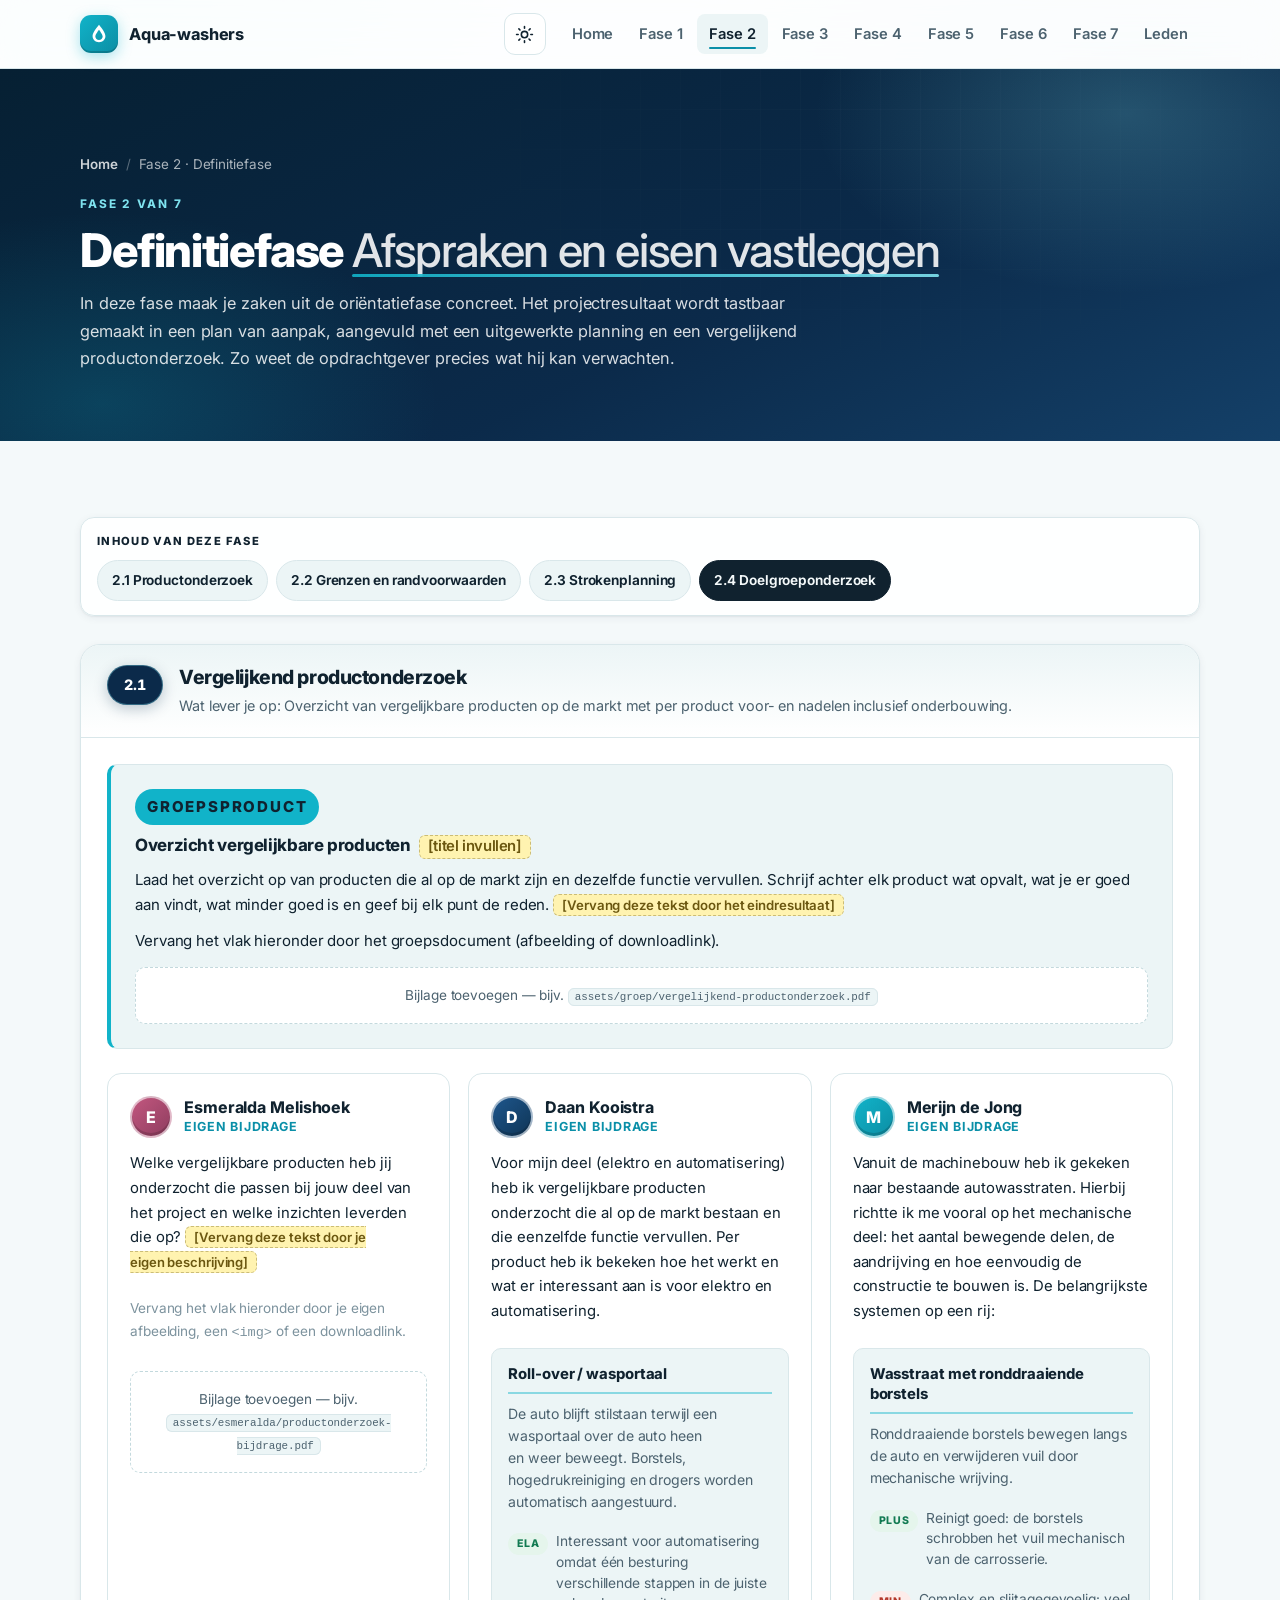
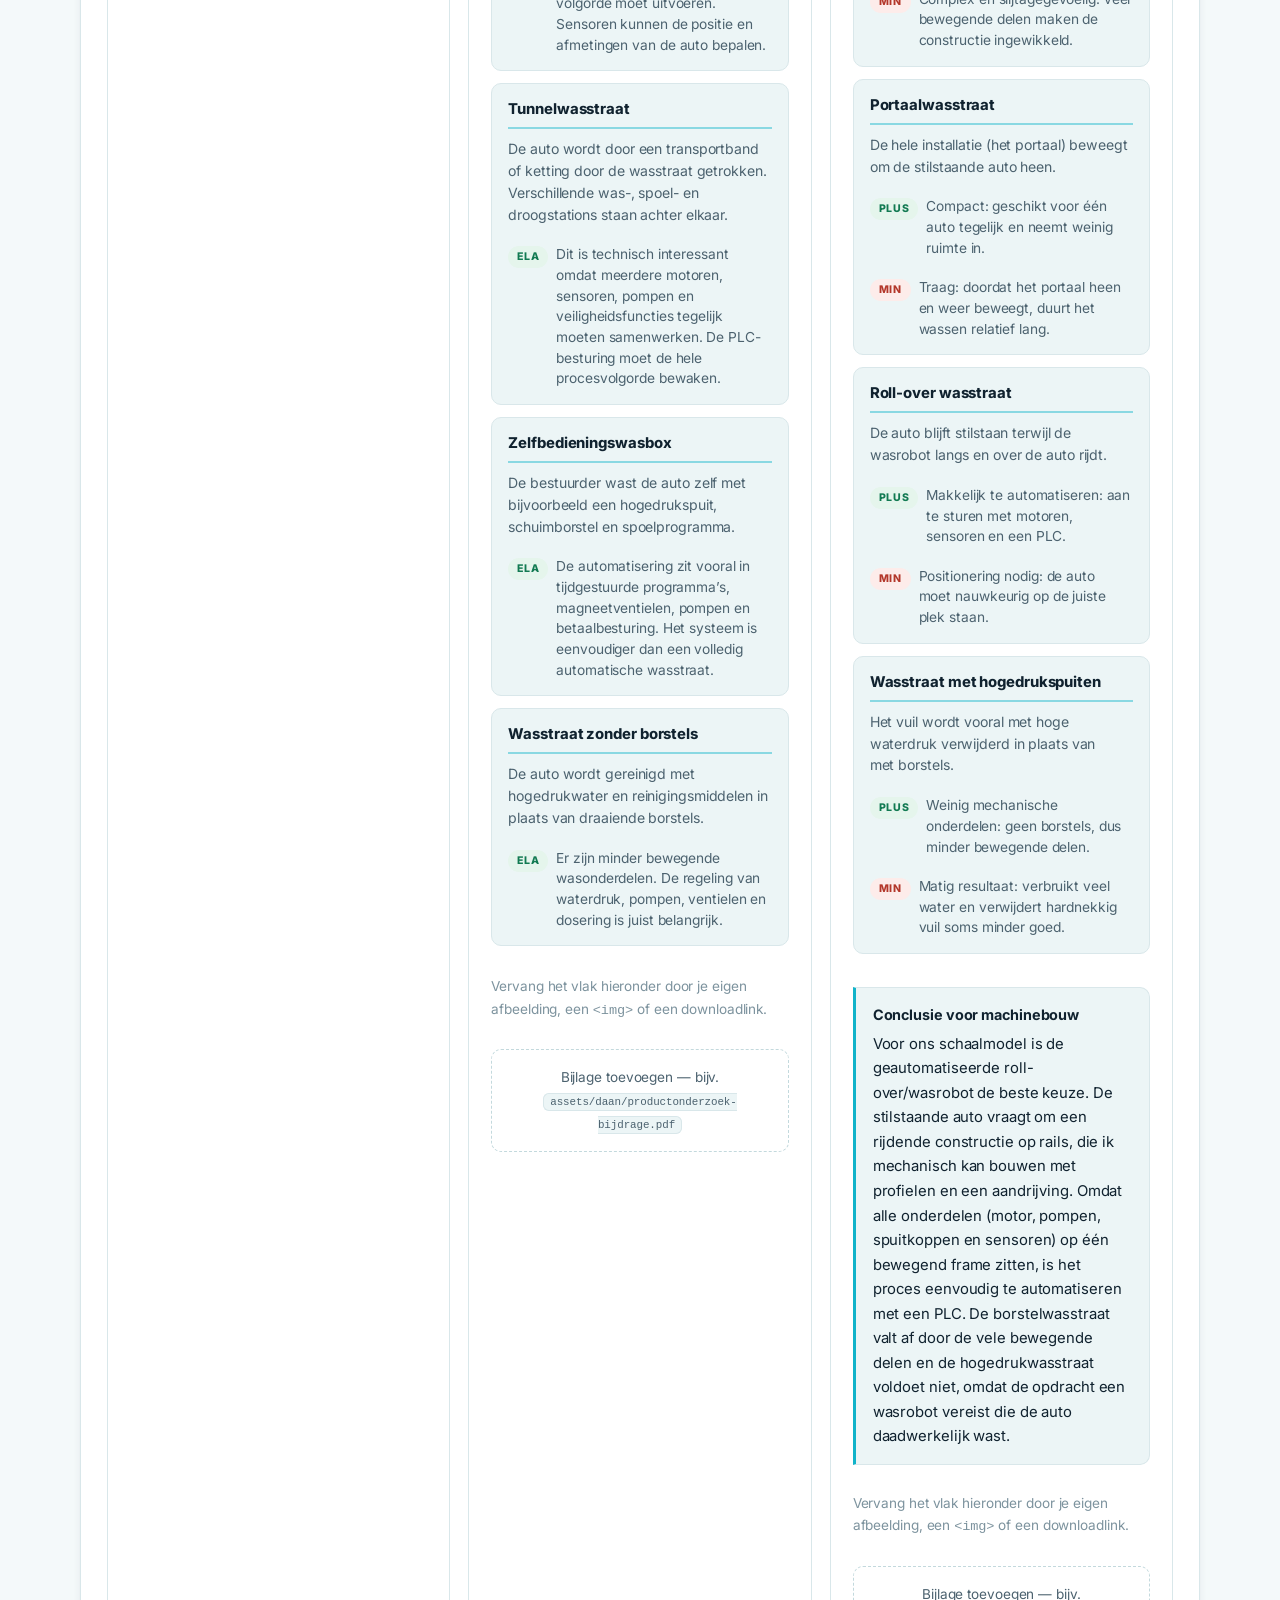
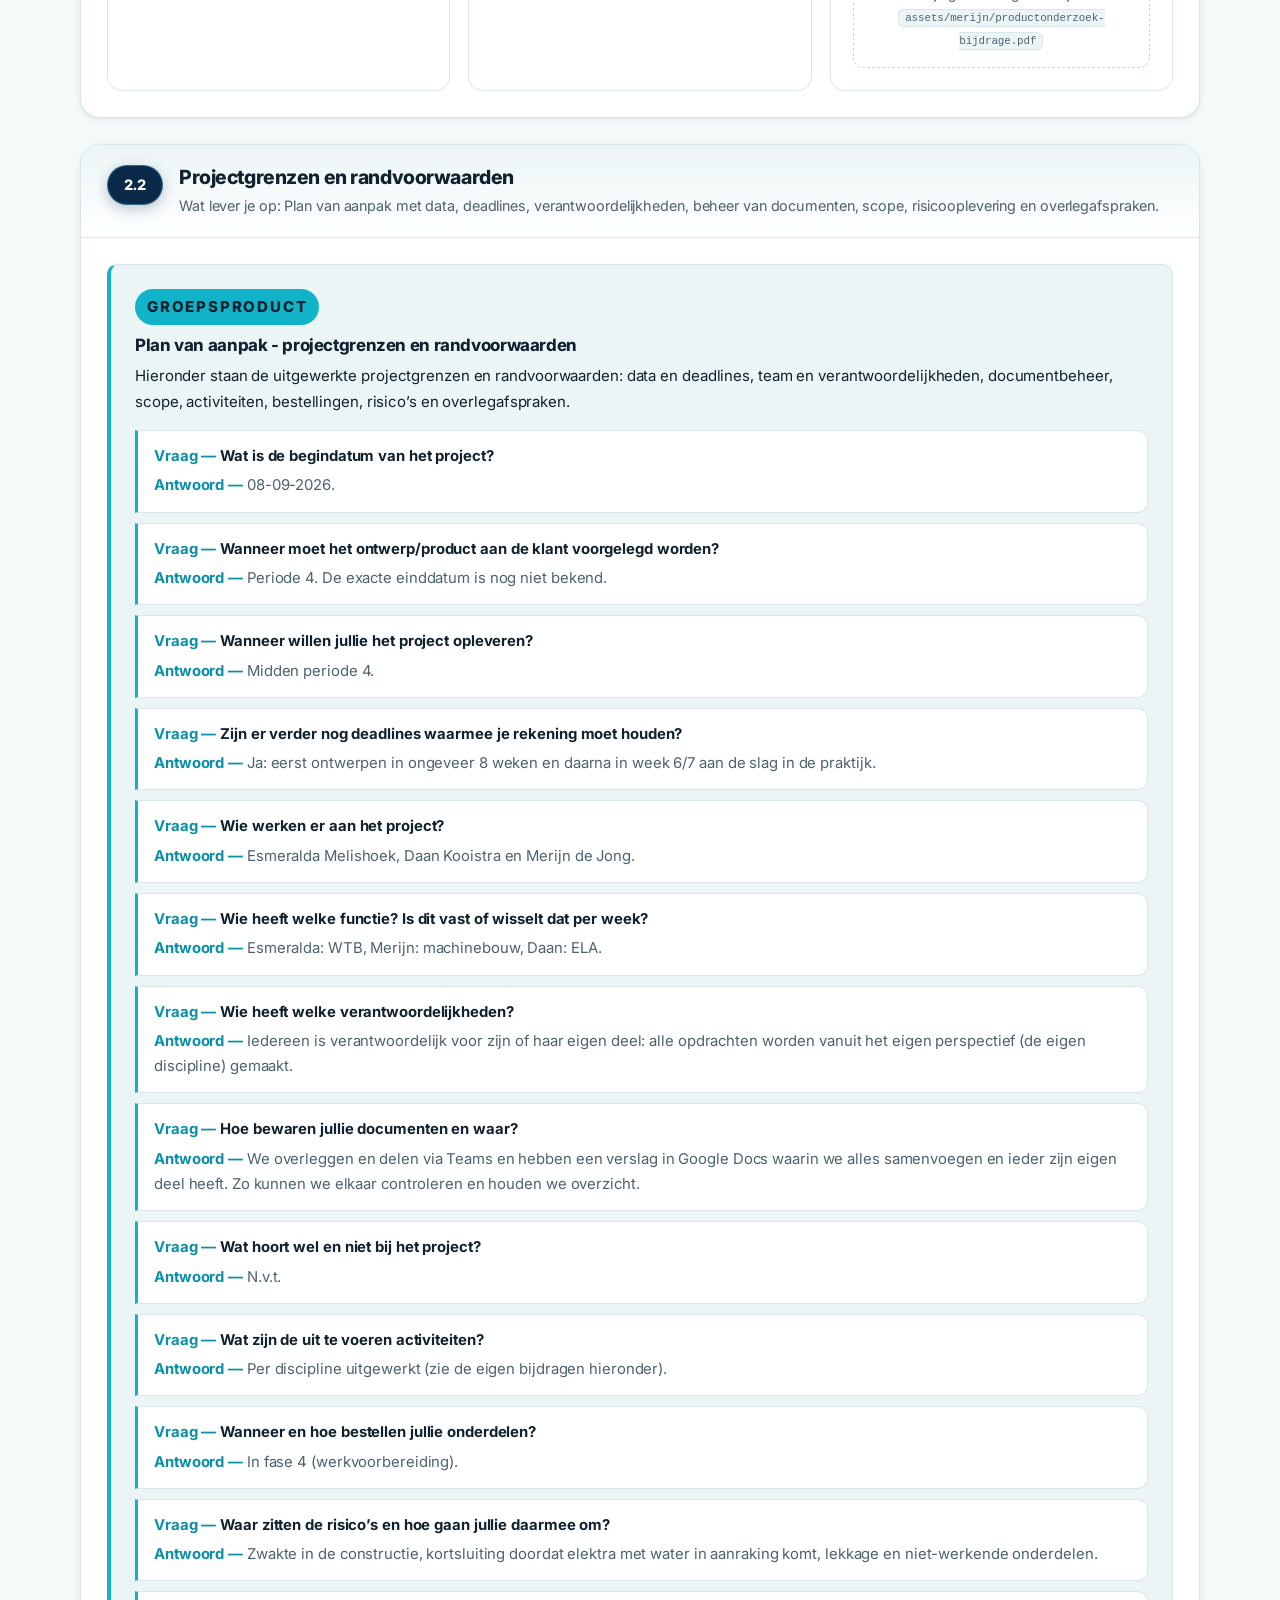
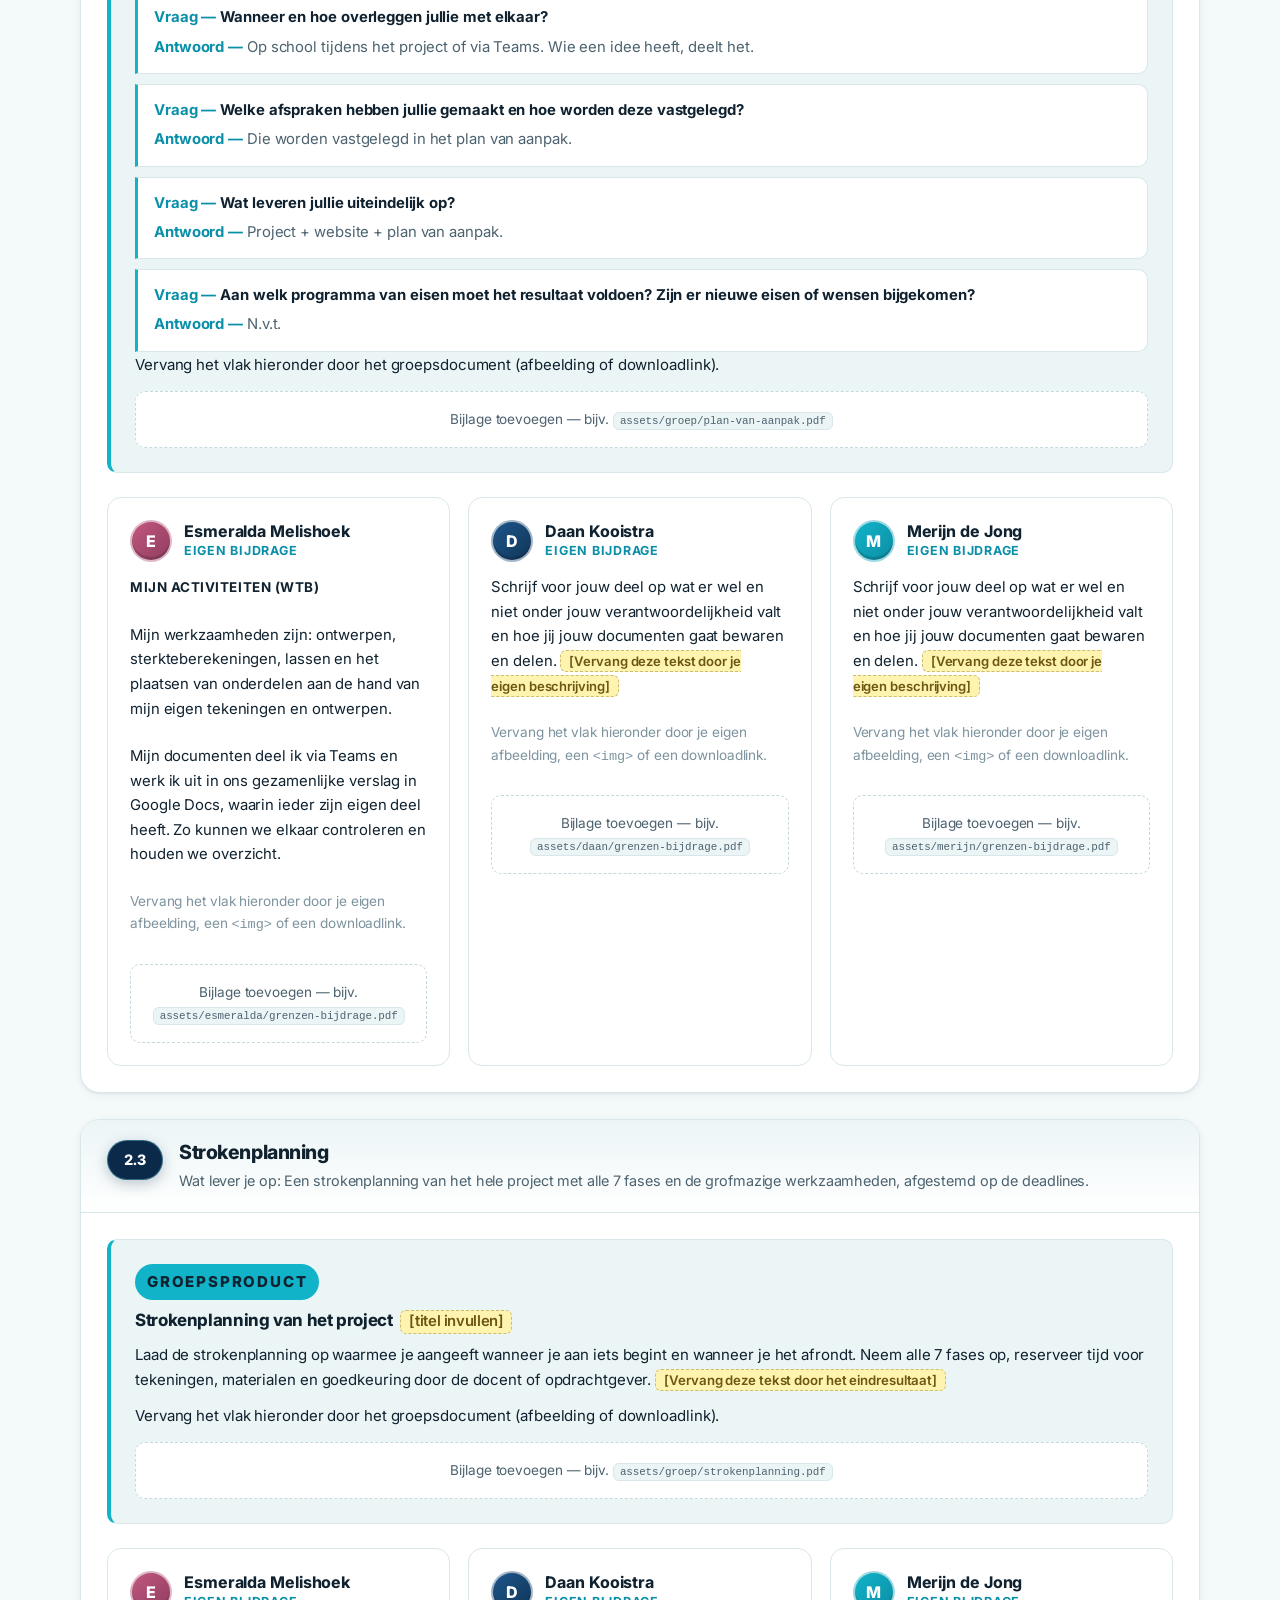
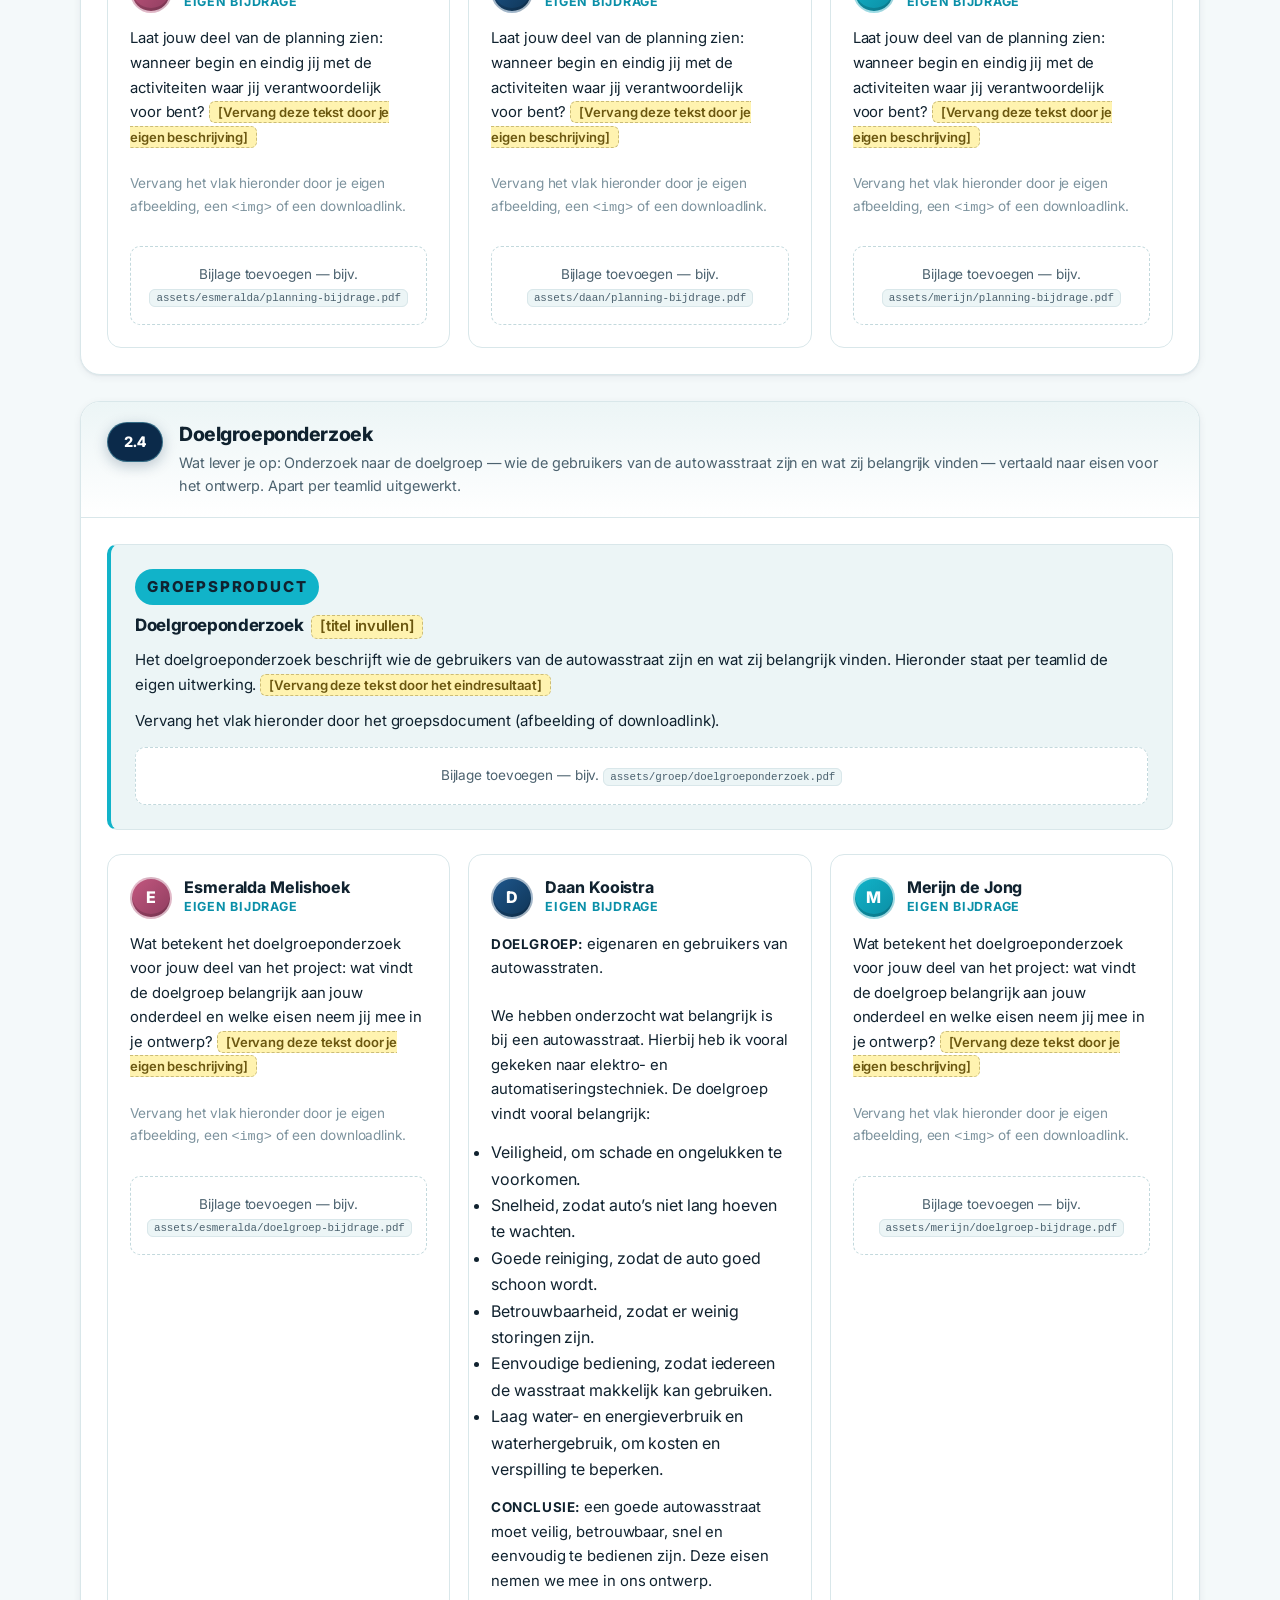
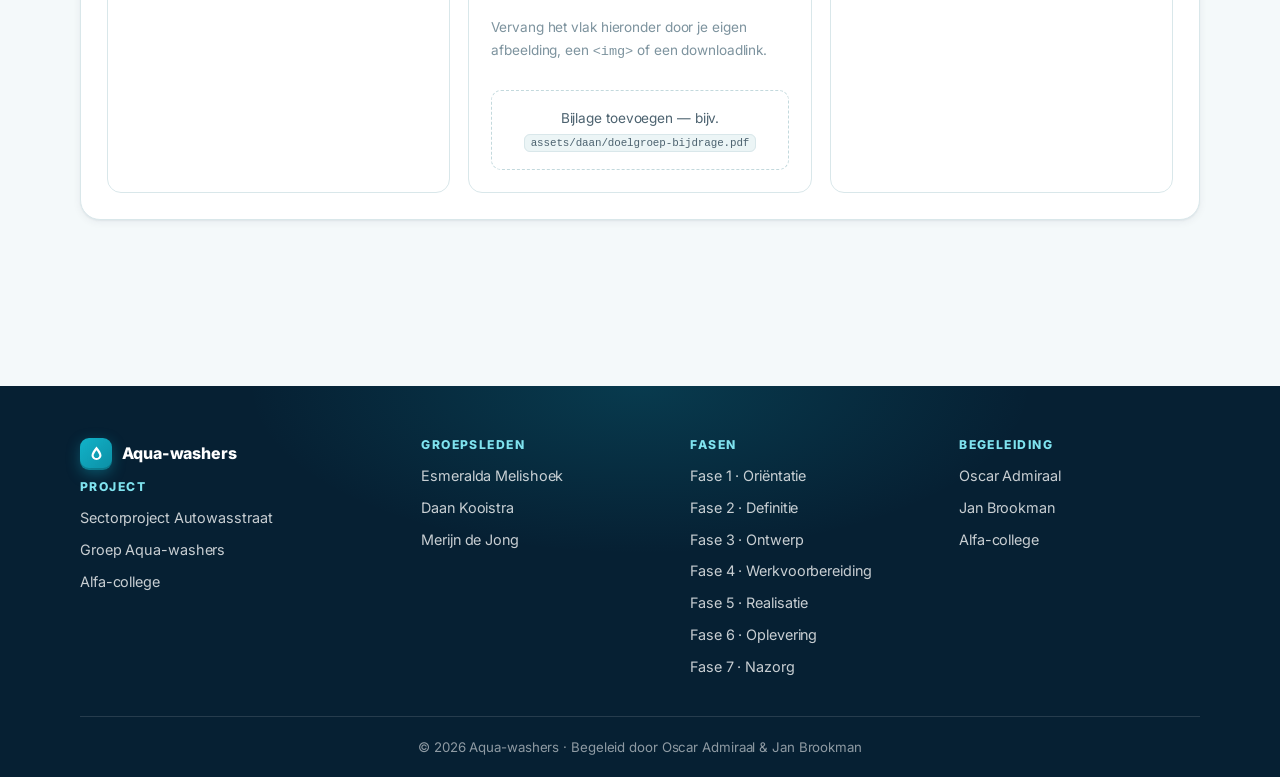
<file: fase-2.html>
<!DOCTYPE html>
<html lang="nl" data-theme="light">
<head>
  <meta charset="UTF-8">
  <meta name="viewport" content="width=device-width, initial-scale=1.0">
  <title>Fase 2 - Definitiefase | Aqua-washers</title>
  <meta name="theme-color" content="#f4f9fa">
  <meta name="color-scheme" content="light dark">
  <link rel="icon" type="image/svg+xml" href="assets/favicon.svg">
  <link rel="icon" type="image/png" sizes="32x32" href="assets/favicon-32x32.png">
  <link rel="preconnect" href="https://fonts.googleapis.com">
  <link rel="preconnect" href="https://fonts.gstatic.com" crossorigin>
  <link href="https://fonts.googleapis.com/css2?family=Inter:wght@400;500;600;700;800&display=swap" rel="stylesheet">
  <link rel="stylesheet" href="css/style.css">
  <script>
  try{(function(){var t=localStorage.getItem('aqua-theme');if(!t){t=(window.matchMedia&&matchMedia('(prefers-color-scheme: dark)').matches)?'dark':'light';}document.documentElement.setAttribute('data-theme',t);var m=document.querySelector('meta[name="theme-color"]');if(m)m.setAttribute('content',t==='dark'?'#071722':'#f4f9fa');})();}catch(e){document.documentElement.setAttribute('data-theme','light');}
  </script>
</head>
<body>
  <a class="skip-link" href="#hoofdinhoud">Direct naar inhoud</a>

  <header class="site-header">
    <div class="container nav-wrap">
      <a class="brand" href="index.html">
        <span class="brand-mark" aria-hidden="true">
          <svg width="22" height="22" viewBox="0 0 24 24" fill="currentColor">
            <path d="M12 2C8 7 5 11 5 14.5 5 18 8 21 12 21s7-3 7-6.5C19 11 16 7 12 2zm0 16.5c-2.2 0-4-1.6-4-3.7 0-2.2 4-7.4 4-7.4s4 5.2 4 7.4c0 2.1-1.8 3.7-4 3.7z"/>
          </svg>
        </span>
        <span>Aqua-washers</span>
      </a>
      <div class="nav-actions">
        <button class="theme-toggle" aria-label="Schakel donker thema in" aria-pressed="false" type="button">
          <svg class="icon-sun" width="19" height="19" viewBox="0 0 24 24" fill="none" stroke="currentColor" stroke-width="2" stroke-linecap="round" stroke-linejoin="round" aria-hidden="true"><circle cx="12" cy="12" r="4"/><path d="M12 2v2M12 20v2M4.9 4.9l1.4 1.4M17.7 17.7l1.4 1.4M2 12h2M20 12h2M4.9 19.1l1.4-1.4M17.7 6.3l1.4-1.4"/></svg>
          <svg class="icon-moon" width="19" height="19" viewBox="0 0 24 24" fill="none" stroke="currentColor" stroke-width="2" stroke-linecap="round" stroke-linejoin="round" aria-hidden="true"><path d="M21 12.8A9 9 0 1 1 11.2 3a7 7 0 0 0 9.8 9.8z"/></svg>
        </button>
        <button class="nav-toggle" aria-label="Menu openen" aria-expanded="false" aria-controls="site-nav">
          <span></span><span></span><span></span>
        </button>
      </div>
      <nav class="site-nav" id="site-nav">
        <ul>
          <li><a href="index.html">Home</a></li>
          <li><a href="fase-1.html">Fase 1</a></li>
          <li><a href="fase-2.html">Fase 2</a></li>
          <li><a href="fase-3.html">Fase 3</a></li>
          <li><a href="fase-4.html">Fase 4</a></li>
          <li><a href="fase-5.html">Fase 5</a></li>
          <li><a href="fase-6.html">Fase 6</a></li>
          <li><a href="fase-7.html">Fase 7</a></li>
<li><a href="index.html#team">Leden</a></li>
        </ul>
      </nav>
    </div>
    <span class="scroll-progress" aria-hidden="true"></span>
  </header>

  <header class="page-hero">
    <div class="container">
      <nav class="breadcrumb" aria-label="Kruimelpad"><a href="index.html">Home</a><span class="sep" aria-hidden="true">/</span><span>Fase 2 · Definitiefase</span></nav>
      <span class="kicker reveal" style="--reveal-delay:0ms">Fase 2 van 7</span>
      <h1 class="reveal" style="--reveal-delay:80ms">Definitiefase <span class="accent">Afspraken en eisen vastleggen</span></h1>
      <p class="lead reveal" style="--reveal-delay:160ms">In deze fase maak je zaken uit de oriëntatiefase concreet. Het projectresultaat wordt tastbaar gemaakt in een plan van aanpak, aangevuld met een uitgewerkte planning en een vergelijkend productonderzoek. Zo weet de opdrachtgever precies wat hij kan verwachten.</p>
    </div>
  </header>

  <main class="sectie" id="hoofdinhoud">
    <div class="container">

      <nav class="inhoud-fase" aria-label="Inhoud van deze fase">
        <span class="inhoud-label">Inhoud van deze fase</span>
        <a href="#onderdeel-2-1">2.1 Productonderzoek</a>
        <a href="#onderdeel-2-2">2.2 Grenzen en randvoorwaarden</a>
        <a href="#onderdeel-2-3">2.3 Strokenplanning</a>
        <a href="#onderdeel-2-4">2.4 Doelgroeponderzoek</a>
      </nav>

      <!-- ======================== 2.1 Vergelijkend productonderzoek ======================== -->
<section class="onderdeel reveal" id="onderdeel-2-1">
  <header class="onderdeel-kop">
    <span class="onderdeel-nummer">2.1</span>
    <div>
      <h2>Vergelijkend productonderzoek</h2>
      <p class="onderdeel-wat">Wat lever je op: Overzicht van vergelijkbare producten op de markt met per product voor- en nadelen inclusief onderbouwing.</p>
    </div>
  </header>
  <div class="onderdeel-body">
<div class="groepsproduct">
  <p class="groeps-tag">Groepsproduct</p>
  <h4>Overzicht vergelijkbare producten <span class="ph">[titel invullen]</span></h4>
  <p>Laad het overzicht op van producten die al op de markt zijn en dezelfde functie vervullen. Schrijf achter elk product wat opvalt, wat je er goed aan vindt, wat minder goed is en geef bij elk punt de reden. <span class="ph">[Vervang deze tekst door het eindresultaat]</span></p>
  <p class="maakletwat">Vervang het vlak hieronder door het groepsdocument (afbeelding of downloadlink).</p>
  <div class="media-slot"><p>Bijlage toevoegen &mdash; bijv. <code>assets/groep/vergelijkend-productonderzoek.pdf</code></p></div>
</div>
        <div class="studenten-grid reveal-child">
      <!-- VUL IN: Fase 2 - 2.1 - ESMERALDA -->
<article class="studentkaart" id="esmeralda">
  <header>
    <span class="avatar-klein esi" aria-hidden="true">E</span>
    <div>
      <h5>Esmeralda Melishoek</h5>
      <p class="kaart-label">Eigen bijdrage</p>
    </div>
  </header>
  <p>Welke vergelijkbare producten heb jij onderzocht die passen bij jouw deel van het project en welke inzichten leverden die op? <span class="ph">[Vervang deze tekst door je eigen beschrijving]</span></p>
  <p class="maakletwat">Vervang het vlak hieronder door je eigen afbeelding, een <code>&lt;img&gt;</code> of een downloadlink.</p>
  <div class="media-slot"><p>Bijlage toevoegen &mdash; bijv. <code>assets/esmeralda/productonderzoek-bijdrage.pdf</code></p></div>
</article>
<article class="studentkaart" id="daan">
  <header>
    <span class="avatar-klein daan" aria-hidden="true">D</span>
    <div>
      <h5>Daan Kooistra</h5>
      <p class="kaart-label">Eigen bijdrage</p>
    </div>
  </header>
  <p>Voor mijn deel (elektro en automatisering) heb ik vergelijkbare producten onderzocht die al op de markt bestaan en die eenzelfde functie vervullen. Per product heb ik bekeken hoe het werkt en wat er interessant aan is voor elektro en automatisering.</p>

  <div class="was-producten reveal-child">
    <div class="was-product">
      <h6>Roll-over / wasportaal</h6>
      <p>De auto blijft stilstaan terwijl een wasportaal over de auto heen en weer beweegt. Borstels, hogedrukreiniging en drogers worden automatisch aangestuurd.</p>
      <p class="was-plus"><span class="was-tag">ELA</span> Interessant voor automatisering omdat &eacute;&eacute;n besturing verschillende stappen in de juiste volgorde moet uitvoeren. Sensoren kunnen de positie en afmetingen van de auto bepalen.</p>
    </div>
    <div class="was-product">
      <h6>Tunnelwasstraat</h6>
      <p>De auto wordt door een transportband of ketting door de wasstraat getrokken. Verschillende was-, spoel- en droogstations staan achter elkaar.</p>
      <p class="was-plus"><span class="was-tag">ELA</span> Dit is technisch interessant omdat meerdere motoren, sensoren, pompen en veiligheidsfuncties tegelijk moeten samenwerken. De PLC-besturing moet de hele procesvolgorde bewaken.</p>
    </div>
    <div class="was-product">
      <h6>Zelfbedieningswasbox</h6>
      <p>De bestuurder wast de auto zelf met bijvoorbeeld een hogedrukspuit, schuimborstel en spoelprogramma.</p>
      <p class="was-plus"><span class="was-tag">ELA</span> De automatisering zit vooral in tijdgestuurde programma&rsquo;s, magneetventielen, pompen en betaalbesturing. Het systeem is eenvoudiger dan een volledig automatische wasstraat.</p>
    </div>
    <div class="was-product">
      <h6>Wasstraat zonder borstels</h6>
      <p>De auto wordt gereinigd met hogedrukwater en reinigingsmiddelen in plaats van draaiende borstels.</p>
      <p class="was-plus"><span class="was-tag">ELA</span> Er zijn minder bewegende wasonderdelen. De regeling van waterdruk, pompen, ventielen en dosering is juist belangrijk.</p>
    </div>
  </div>

  <p class="maakletwat">Vervang het vlak hieronder door je eigen afbeelding, een <code>&lt;img&gt;</code> of een downloadlink.</p>
  <div class="media-slot"><p>Bijlage toevoegen &mdash; bijv. <code>assets/daan/productonderzoek-bijdrage.pdf</code></p></div>
</article>
    <!-- VUL IN: Fase 2 - 2.1 - MERIJN -->
<article class="studentkaart" id="merijn">
  <header>
    <span class="avatar-klein men" aria-hidden="true">M</span>
    <div>
      <h5>Merijn de Jong</h5>
      <p class="kaart-label">Eigen bijdrage</p>
    </div>
  </header>
  <p>Vanuit de machinebouw heb ik gekeken naar bestaande autowasstraten. Hierbij richtte ik me vooral op het mechanische deel: het aantal bewegende delen, de aandrijving en hoe eenvoudig de constructie te bouwen is. De belangrijkste systemen op een rij:</p>

  <div class="was-producten reveal-child">
    <div class="was-product">
      <h6>Wasstraat met ronddraaiende borstels</h6>
      <p>Ronddraaiende borstels bewegen langs de auto en verwijderen vuil door mechanische wrijving.</p>
      <p class="was-plus"><span class="was-tag">Plus</span> Reinigt goed: de borstels schrobben het vuil mechanisch van de carrosserie.</p>
      <p class="was-min"><span class="was-tag">Min</span> Complex en slijtagegevoelig: veel bewegende delen maken de constructie ingewikkeld.</p>
    </div>
    <div class="was-product">
      <h6>Portaalwasstraat</h6>
      <p>De hele installatie (het portaal) beweegt om de stilstaande auto heen.</p>
      <p class="was-plus"><span class="was-tag">Plus</span> Compact: geschikt voor &eacute;&eacute;n auto tegelijk en neemt weinig ruimte in.</p>
      <p class="was-min"><span class="was-tag">Min</span> Traag: doordat het portaal heen en weer beweegt, duurt het wassen relatief lang.</p>
    </div>
    <div class="was-product">
      <h6>Roll-over wasstraat</h6>
      <p>De auto blijft stilstaan terwijl de wasrobot langs en over de auto rijdt.</p>
      <p class="was-plus"><span class="was-tag">Plus</span> Makkelijk te automatiseren: aan te sturen met motoren, sensoren en een PLC.</p>
      <p class="was-min"><span class="was-tag">Min</span> Positionering nodig: de auto moet nauwkeurig op de juiste plek staan.</p>
    </div>
    <div class="was-product">
      <h6>Wasstraat met hogedrukspuiten</h6>
      <p>Het vuil wordt vooral met hoge waterdruk verwijderd in plaats van met borstels.</p>
      <p class="was-plus"><span class="was-tag">Plus</span> Weinig mechanische onderdelen: geen borstels, dus minder bewegende delen.</p>
      <p class="was-min"><span class="was-tag">Min</span> Matig resultaat: verbruikt veel water en verwijdert hardnekkig vuil soms minder goed.</p>
    </div>
  </div>

  <div class="was-conclusie">
    <strong>Conclusie voor machinebouw</strong>
    <p>Voor ons schaalmodel is de geautomatiseerde roll-over/wasrobot de beste keuze. De stilstaande auto vraagt om een rijdende constructie op rails, die ik mechanisch kan bouwen met profielen en een aandrijving. Omdat alle onderdelen (motor, pompen, spuitkoppen en sensoren) op &eacute;&eacute;n bewegend frame zitten, is het proces eenvoudig te automatiseren met een PLC. De borstelwasstraat valt af door de vele bewegende delen en de hogedrukwasstraat voldoet niet, omdat de opdracht een wasrobot vereist die de auto daadwerkelijk wast.</p>
  </div>
  <p class="maakletwat">Vervang het vlak hieronder door je eigen afbeelding, een <code>&lt;img&gt;</code> of een downloadlink.</p>
  <div class="media-slot"><p>Bijlage toevoegen &mdash; bijv. <code>assets/merijn/productonderzoek-bijdrage.pdf</code></p></div>
</article>
    
    </div>
  </div>
</section>
      <!-- ======================== 2.2 Projectgrenzen en randvoorwaarden ======================== -->
<section class="onderdeel reveal" id="onderdeel-2-2">
  <header class="onderdeel-kop">
    <span class="onderdeel-nummer">2.2</span>
    <div>
      <h2>Projectgrenzen en randvoorwaarden</h2>
      <p class="onderdeel-wat">Wat lever je op: Plan van aanpak met data, deadlines, verantwoordelijkheden, beheer van documenten, scope, risicooplevering en overlegafspraken.</p>
    </div>
  </header>
  <div class="onderdeel-body">
<div class="groepsproduct">
  <p class="groeps-tag">Groepsproduct</p>
  <h4>Plan van aanpak - projectgrenzen en randvoorwaarden</h4>
  <p>Hieronder staan de uitgewerkte projectgrenzen en randvoorwaarden: data en deadlines, team en verantwoordelijkheden, documentbeheer, scope, activiteiten, bestellingen, risico&rsquo;s en overlegafspraken.</p>
  <div class="interview">
    <div class="interview-stap">
      <p class="interview-vraag">Wat is de begindatum van het project?</p>
      <p class="interview-antwoord">08-09-2026.</p>
    </div>
    <div class="interview-stap">
      <p class="interview-vraag">Wanneer moet het ontwerp/product aan de klant voorgelegd worden?</p>
      <p class="interview-antwoord">Periode 4. De exacte einddatum is nog niet bekend.</p>
    </div>
    <div class="interview-stap">
      <p class="interview-vraag">Wanneer willen jullie het project opleveren?</p>
      <p class="interview-antwoord">Midden periode 4.</p>
    </div>
    <div class="interview-stap">
      <p class="interview-vraag">Zijn er verder nog deadlines waarmee je rekening moet houden?</p>
      <p class="interview-antwoord">Ja: eerst ontwerpen in ongeveer 8 weken en daarna in week 6/7 aan de slag in de praktijk.</p>
    </div>
    <div class="interview-stap">
      <p class="interview-vraag">Wie werken er aan het project?</p>
      <p class="interview-antwoord">Esmeralda Melishoek, Daan Kooistra en Merijn de Jong.</p>
    </div>
    <div class="interview-stap">
      <p class="interview-vraag">Wie heeft welke functie? Is dit vast of wisselt dat per week?</p>
      <p class="interview-antwoord">Esmeralda: WTB, Merijn: machinebouw, Daan: ELA.</p>
    </div>
    <div class="interview-stap">
      <p class="interview-vraag">Wie heeft welke verantwoordelijkheden?</p>
      <p class="interview-antwoord">Iedereen is verantwoordelijk voor zijn of haar eigen deel: alle opdrachten worden vanuit het eigen perspectief (de eigen discipline) gemaakt.</p>
    </div>
    <div class="interview-stap">
      <p class="interview-vraag">Hoe bewaren jullie documenten en waar?</p>
      <p class="interview-antwoord">We overleggen en delen via Teams en hebben een verslag in Google Docs waarin we alles samenvoegen en ieder zijn eigen deel heeft. Zo kunnen we elkaar controleren en houden we overzicht.</p>
    </div>
    <div class="interview-stap">
      <p class="interview-vraag">Wat hoort wel en niet bij het project?</p>
      <p class="interview-antwoord">N.v.t.</p>
    </div>
    <div class="interview-stap">
      <p class="interview-vraag">Wat zijn de uit te voeren activiteiten?</p>
      <p class="interview-antwoord">Per discipline uitgewerkt (zie de eigen bijdragen hieronder).</p>
    </div>
    <div class="interview-stap">
      <p class="interview-vraag">Wanneer en hoe bestellen jullie onderdelen?</p>
      <p class="interview-antwoord">In fase 4 (werkvoorbereiding).</p>
    </div>
    <div class="interview-stap">
      <p class="interview-vraag">Waar zitten de risico&rsquo;s en hoe gaan jullie daarmee om?</p>
      <p class="interview-antwoord">Zwakte in de constructie, kortsluiting doordat elektra met water in aanraking komt, lekkage en niet-werkende onderdelen.</p>
    </div>
    <div class="interview-stap">
      <p class="interview-vraag">Wanneer en hoe overleggen jullie met elkaar?</p>
      <p class="interview-antwoord">Op school tijdens het project of via Teams. Wie een idee heeft, deelt het.</p>
    </div>
    <div class="interview-stap">
      <p class="interview-vraag">Welke afspraken hebben jullie gemaakt en hoe worden deze vastgelegd?</p>
      <p class="interview-antwoord">Die worden vastgelegd in het plan van aanpak.</p>
    </div>
    <div class="interview-stap">
      <p class="interview-vraag">Wat leveren jullie uiteindelijk op?</p>
      <p class="interview-antwoord">Project + website + plan van aanpak.</p>
    </div>
    <div class="interview-stap">
      <p class="interview-vraag">Aan welk programma van eisen moet het resultaat voldoen? Zijn er nieuwe eisen of wensen bijgekomen?</p>
      <p class="interview-antwoord">N.v.t.</p>
    </div>
  </div>
  <p class="maakletwat">Vervang het vlak hieronder door het groepsdocument (afbeelding of downloadlink).</p>
  <div class="media-slot"><p>Bijlage toevoegen &mdash; bijv. <code>assets/groep/plan-van-aanpak.pdf</code></p></div>
</div>
        <div class="studenten-grid reveal-child">
<article class="studentkaart">
  <header>
    <span class="avatar-klein esi" aria-hidden="true">E</span>
    <div>
      <h5>Esmeralda Melishoek</h5>
      <p class="kaart-label">Eigen bijdrage</p>
    </div>
  </header>
  <p><strong>Mijn activiteiten (WTB)</strong></p>
  <p>Mijn werkzaamheden zijn: ontwerpen, sterkteberekeningen, lassen en het plaatsen van onderdelen aan de hand van mijn eigen tekeningen en ontwerpen.</p>
  <p>Mijn documenten deel ik via Teams en werk ik uit in ons gezamenlijke verslag in Google Docs, waarin ieder zijn eigen deel heeft. Zo kunnen we elkaar controleren en houden we overzicht.</p>
  <p class="maakletwat">Vervang het vlak hieronder door je eigen afbeelding, een <code>&lt;img&gt;</code> of een downloadlink.</p>
  <div class="media-slot"><p>Bijlage toevoegen &mdash; bijv. <code>assets/esmeralda/grenzen-bijdrage.pdf</code></p></div>
</article>
    <!-- VUL IN: Fase 2 - 2.2 - DAAN -->
<article class="studentkaart">
  <header>
    <span class="avatar-klein daan" aria-hidden="true">D</span>
    <div>
      <h5>Daan Kooistra</h5>
      <p class="kaart-label">Eigen bijdrage</p>
    </div>
  </header>
  <p>Schrijf voor jouw deel op wat er wel en niet onder jouw verantwoordelijkheid valt en hoe jij jouw documenten gaat bewaren en delen. <span class="ph">[Vervang deze tekst door je eigen beschrijving]</span></p>
  <p class="maakletwat">Vervang het vlak hieronder door je eigen afbeelding, een <code>&lt;img&gt;</code> of een downloadlink.</p>
  <div class="media-slot"><p>Bijlage toevoegen &mdash; bijv. <code>assets/daan/grenzen-bijdrage.pdf</code></p></div>
</article>
    <!-- VUL IN: Fase 2 - 2.2 - MERIJN -->
<article class="studentkaart">
  <header>
    <span class="avatar-klein men" aria-hidden="true">M</span>
    <div>
      <h5>Merijn de Jong</h5>
      <p class="kaart-label">Eigen bijdrage</p>
    </div>
  </header>
  <p>Schrijf voor jouw deel op wat er wel en niet onder jouw verantwoordelijkheid valt en hoe jij jouw documenten gaat bewaren en delen. <span class="ph">[Vervang deze tekst door je eigen beschrijving]</span></p>
  <p class="maakletwat">Vervang het vlak hieronder door je eigen afbeelding, een <code>&lt;img&gt;</code> of een downloadlink.</p>
  <div class="media-slot"><p>Bijlage toevoegen &mdash; bijv. <code>assets/merijn/grenzen-bijdrage.pdf</code></p></div>
</article>
    
    </div>
  </div>
</section>
      <!-- ======================== 2.3 Strokenplanning ======================== -->
<section class="onderdeel reveal" id="onderdeel-2-3">
  <header class="onderdeel-kop">
    <span class="onderdeel-nummer">2.3</span>
    <div>
      <h2>Strokenplanning</h2>
      <p class="onderdeel-wat">Wat lever je op: Een strokenplanning van het hele project met alle 7 fases en de grofmazige werkzaamheden, afgestemd op de deadlines.</p>
    </div>
  </header>
  <div class="onderdeel-body">
<div class="groepsproduct">
  <p class="groeps-tag">Groepsproduct</p>
  <h4>Strokenplanning van het project <span class="ph">[titel invullen]</span></h4>
  <p>Laad de strokenplanning op waarmee je aangeeft wanneer je aan iets begint en wanneer je het afrondt. Neem alle 7 fases op, reserveer tijd voor tekeningen, materialen en goedkeuring door de docent of opdrachtgever. <span class="ph">[Vervang deze tekst door het eindresultaat]</span></p>
  <p class="maakletwat">Vervang het vlak hieronder door het groepsdocument (afbeelding of downloadlink).</p>
  <div class="media-slot"><p>Bijlage toevoegen &mdash; bijv. <code>assets/groep/strokenplanning.pdf</code></p></div>
</div>
        <div class="studenten-grid reveal-child">
      <!-- VUL IN: Fase 2 - 2.3 - ESMERALDA -->
<article class="studentkaart">
  <header>
    <span class="avatar-klein esi" aria-hidden="true">E</span>
    <div>
      <h5>Esmeralda Melishoek</h5>
      <p class="kaart-label">Eigen bijdrage</p>
    </div>
  </header>
  <p>Laat jouw deel van de planning zien: wanneer begin en eindig jij met de activiteiten waar jij verantwoordelijk voor bent? <span class="ph">[Vervang deze tekst door je eigen beschrijving]</span></p>
  <p class="maakletwat">Vervang het vlak hieronder door je eigen afbeelding, een <code>&lt;img&gt;</code> of een downloadlink.</p>
  <div class="media-slot"><p>Bijlage toevoegen &mdash; bijv. <code>assets/esmeralda/planning-bijdrage.pdf</code></p></div>
</article>
    <!-- VUL IN: Fase 2 - 2.3 - DAAN -->
<article class="studentkaart">
  <header>
    <span class="avatar-klein daan" aria-hidden="true">D</span>
    <div>
      <h5>Daan Kooistra</h5>
      <p class="kaart-label">Eigen bijdrage</p>
    </div>
  </header>
  <p>Laat jouw deel van de planning zien: wanneer begin en eindig jij met de activiteiten waar jij verantwoordelijk voor bent? <span class="ph">[Vervang deze tekst door je eigen beschrijving]</span></p>
  <p class="maakletwat">Vervang het vlak hieronder door je eigen afbeelding, een <code>&lt;img&gt;</code> of een downloadlink.</p>
  <div class="media-slot"><p>Bijlage toevoegen &mdash; bijv. <code>assets/daan/planning-bijdrage.pdf</code></p></div>
</article>
    <!-- VUL IN: Fase 2 - 2.3 - MERIJN -->
<article class="studentkaart">
  <header>
    <span class="avatar-klein men" aria-hidden="true">M</span>
    <div>
      <h5>Merijn de Jong</h5>
      <p class="kaart-label">Eigen bijdrage</p>
    </div>
  </header>
  <p>Laat jouw deel van de planning zien: wanneer begin en eindig jij met de activiteiten waar jij verantwoordelijk voor bent? <span class="ph">[Vervang deze tekst door je eigen beschrijving]</span></p>
  <p class="maakletwat">Vervang het vlak hieronder door je eigen afbeelding, een <code>&lt;img&gt;</code> of een downloadlink.</p>
  <div class="media-slot"><p>Bijlage toevoegen &mdash; bijv. <code>assets/merijn/planning-bijdrage.pdf</code></p></div>
</article>
    
    </div>
  </div>
</section>
      <!-- ======================== 2.4 Doelgroeponderzoek ======================== -->
<section class="onderdeel reveal" id="onderdeel-2-4">
  <header class="onderdeel-kop">
    <span class="onderdeel-nummer">2.4</span>
    <div>
      <h2>Doelgroeponderzoek</h2>
      <p class="onderdeel-wat">Wat lever je op: Onderzoek naar de doelgroep &mdash; wie de gebruikers van de autowasstraat zijn en wat zij belangrijk vinden &mdash; vertaald naar eisen voor het ontwerp. Apart per teamlid uitgewerkt.</p>
    </div>
  </header>
  <div class="onderdeel-body">
<div class="groepsproduct">
  <p class="groeps-tag">Groepsproduct</p>
  <h4>Doelgroeponderzoek <span class="ph">[titel invullen]</span></h4>
  <p>Het doelgroeponderzoek beschrijft wie de gebruikers van de autowasstraat zijn en wat zij belangrijk vinden. Hieronder staat per teamlid de eigen uitwerking. <span class="ph">[Vervang deze tekst door het eindresultaat]</span></p>
  <p class="maakletwat">Vervang het vlak hieronder door het groepsdocument (afbeelding of downloadlink).</p>
  <div class="media-slot"><p>Bijlage toevoegen &mdash; bijv. <code>assets/groep/doelgroeponderzoek.pdf</code></p></div>
</div>
        <div class="studenten-grid reveal-child">
<article class="studentkaart">
  <header>
    <span class="avatar-klein esi" aria-hidden="true">E</span>
    <div>
      <h5>Esmeralda Melishoek</h5>
      <p class="kaart-label">Eigen bijdrage</p>
    </div>
  </header>
  <p>Wat betekent het doelgroeponderzoek voor jouw deel van het project: wat vindt de doelgroep belangrijk aan jouw onderdeel en welke eisen neem jij mee in je ontwerp? <span class="ph">[Vervang deze tekst door je eigen beschrijving]</span></p>
  <p class="maakletwat">Vervang het vlak hieronder door je eigen afbeelding, een <code>&lt;img&gt;</code> of een downloadlink.</p>
  <div class="media-slot"><p>Bijlage toevoegen &mdash; bijv. <code>assets/esmeralda/doelgroep-bijdrage.pdf</code></p></div>
</article>
<article class="studentkaart">
  <header>
    <span class="avatar-klein daan" aria-hidden="true">D</span>
    <div>
      <h5>Daan Kooistra</h5>
      <p class="kaart-label">Eigen bijdrage</p>
    </div>
  </header>
  <p><strong>Doelgroep:</strong> eigenaren en gebruikers van autowasstraten.</p>
  <p>We hebben onderzocht wat belangrijk is bij een autowasstraat. Hierbij heb ik vooral gekeken naar elektro- en automatiseringstechniek. De doelgroep vindt vooral belangrijk:</p>
  <ul>
    <li>Veiligheid, om schade en ongelukken te voorkomen.</li>
    <li>Snelheid, zodat auto&rsquo;s niet lang hoeven te wachten.</li>
    <li>Goede reiniging, zodat de auto goed schoon wordt.</li>
    <li>Betrouwbaarheid, zodat er weinig storingen zijn.</li>
    <li>Eenvoudige bediening, zodat iedereen de wasstraat makkelijk kan gebruiken.</li>
    <li>Laag water- en energieverbruik en waterhergebruik, om kosten en verspilling te beperken.</li>
  </ul>
  <p><strong>Conclusie:</strong> een goede autowasstraat moet veilig, betrouwbaar, snel en eenvoudig te bedienen zijn. Deze eisen nemen we mee in ons ontwerp.</p>
  <p class="maakletwat">Vervang het vlak hieronder door je eigen afbeelding, een <code>&lt;img&gt;</code> of een downloadlink.</p>
  <div class="media-slot"><p>Bijlage toevoegen &mdash; bijv. <code>assets/daan/doelgroep-bijdrage.pdf</code></p></div>
</article>
<article class="studentkaart">
  <header>
    <span class="avatar-klein men" aria-hidden="true">M</span>
    <div>
      <h5>Merijn de Jong</h5>
      <p class="kaart-label">Eigen bijdrage</p>
    </div>
  </header>
  <p>Wat betekent het doelgroeponderzoek voor jouw deel van het project: wat vindt de doelgroep belangrijk aan jouw onderdeel en welke eisen neem jij mee in je ontwerp? <span class="ph">[Vervang deze tekst door je eigen beschrijving]</span></p>
  <p class="maakletwat">Vervang het vlak hieronder door je eigen afbeelding, een <code>&lt;img&gt;</code> of een downloadlink.</p>
  <div class="media-slot"><p>Bijlage toevoegen &mdash; bijv. <code>assets/merijn/doelgroep-bijdrage.pdf</code></p></div>
</article>
    </div>
  </div>
</section>

<!-- TIJDELIJK VERBORGEN (leden): verwijder deze commentaar-markers om terug te zetten -->
<!--
      <div class="profiel-links"><a href="student-esmeralda.html">Profiel Esmeralda</a> &middot; <a href="student-daan.html">Profiel Daan</a> &middot; <a href="student-merijn.html">Profiel Merijn →</a></div>
-->
<!-- EINDE TIJDELIJK VERBORGEN -->

    </div>
  </main>

  <footer class="site-footer">
    <div class="container">
      <div class="footer-grid">
        <div>
          <div class="brand-mini"><span class="brand-mark" aria-hidden="true" style="width:32px;height:32px;border-radius:9px;"><svg width="17" height="17" viewBox="0 0 24 24" fill="currentColor"><path d="M12 2C8 7 5 11 5 14.5 5 18 8 21 12 21s7-3 7-6.5C19 11 16 7 12 2zm0 16.5c-2.2 0-4-1.6-4-3.7 0-2.2 4-7.4 4-7.4s4 5.2 4 7.4c0 2.1-1.8 3.7-4 3.7z"/></svg></span><span>Aqua-washers</span></div>
          <h4>Project</h4>
          <ul>
            <li>Sectorproject Autowasstraat</li>
            <li>Groep Aqua-washers</li>
            <li>Alfa-college</li>
          </ul>
        </div>
        <div>
          <h4>Groepsleden</h4>
          <ul>
            <li>Esmeralda Melishoek</li>
            <li>Daan Kooistra</li>
            <li>Merijn de Jong</li>
          </ul>
        </div>
        <div>
          <h4>Fasen</h4>
          <ul>
            <li><a href="fase-1.html">Fase 1 &middot; Ori&#235;ntatie</a></li>
            <li><a href="fase-2.html">Fase 2 &middot; Definitie</a></li>
            <li><a href="fase-3.html">Fase 3 &middot; Ontwerp</a></li>
            <li><a href="fase-4.html">Fase 4 &middot; Werkvoorbereiding</a></li>
            <li><a href="fase-5.html">Fase 5 &middot; Realisatie</a></li>
            <li><a href="fase-6.html">Fase 6 &middot; Oplevering</a></li>
            <li><a href="fase-7.html">Fase 7 &middot; Nazorg</a></li>
          </ul>
        </div>
        <div>
          <h4>Begeleiding</h4>
          <ul>
            <li>Oscar Admiraal</li>
            <li>Jan Brookman</li>
            <li>Alfa-college</li>
          </ul>
        </div>
      </div>
      <p class="bottom">&copy; <span data-jaar>2026</span> Aqua-washers &middot; Begeleid door Oscar Admiraal &amp; Jan Brookman</p>
    </div>
  </footer>

  <button class="back-to-top" aria-label="Terug naar boven" type="button">
    <svg width="18" height="18" viewBox="0 0 24 24" fill="none" stroke="currentColor" stroke-width="2.2" stroke-linecap="round" stroke-linejoin="round" aria-hidden="true"><path d="M12 19V5M5 12l7-7 7 7"/></svg>
  </button>
  <script src="js/main.js"></script>
</body>
</html>
</file>
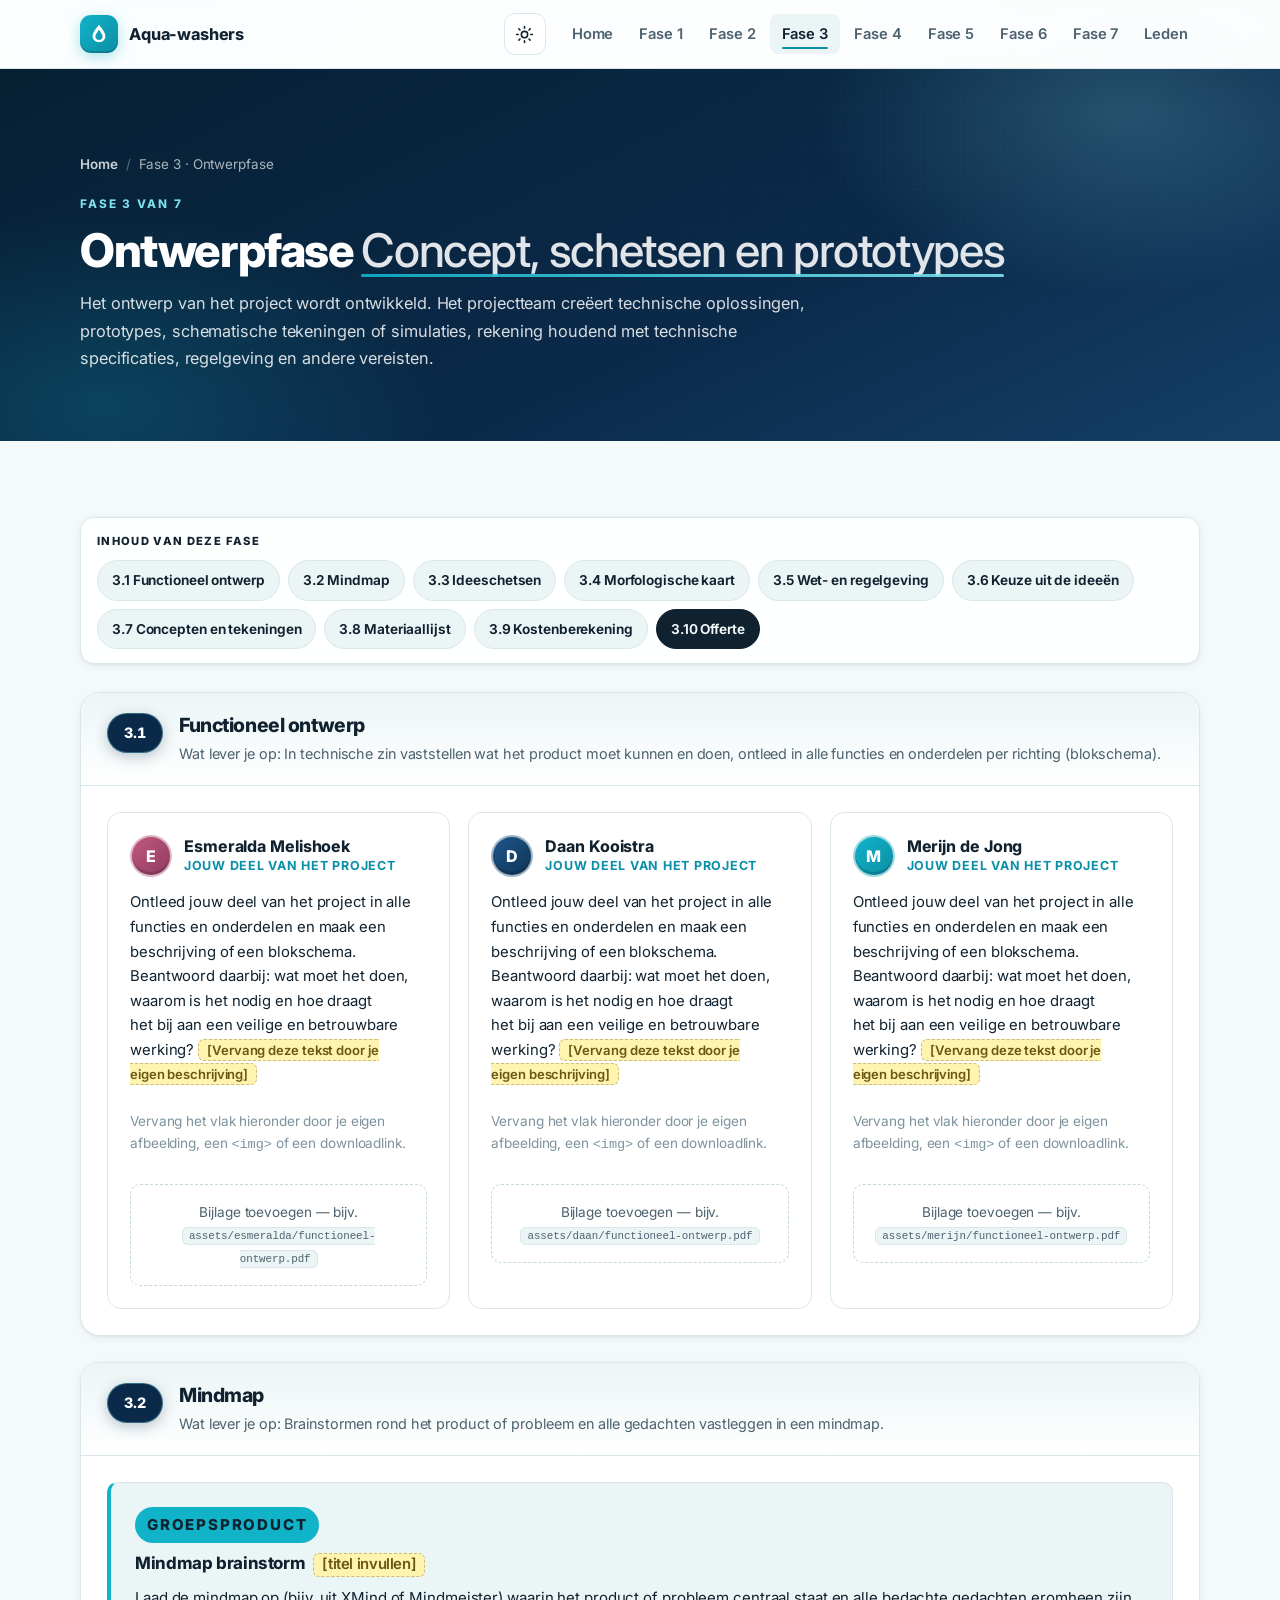
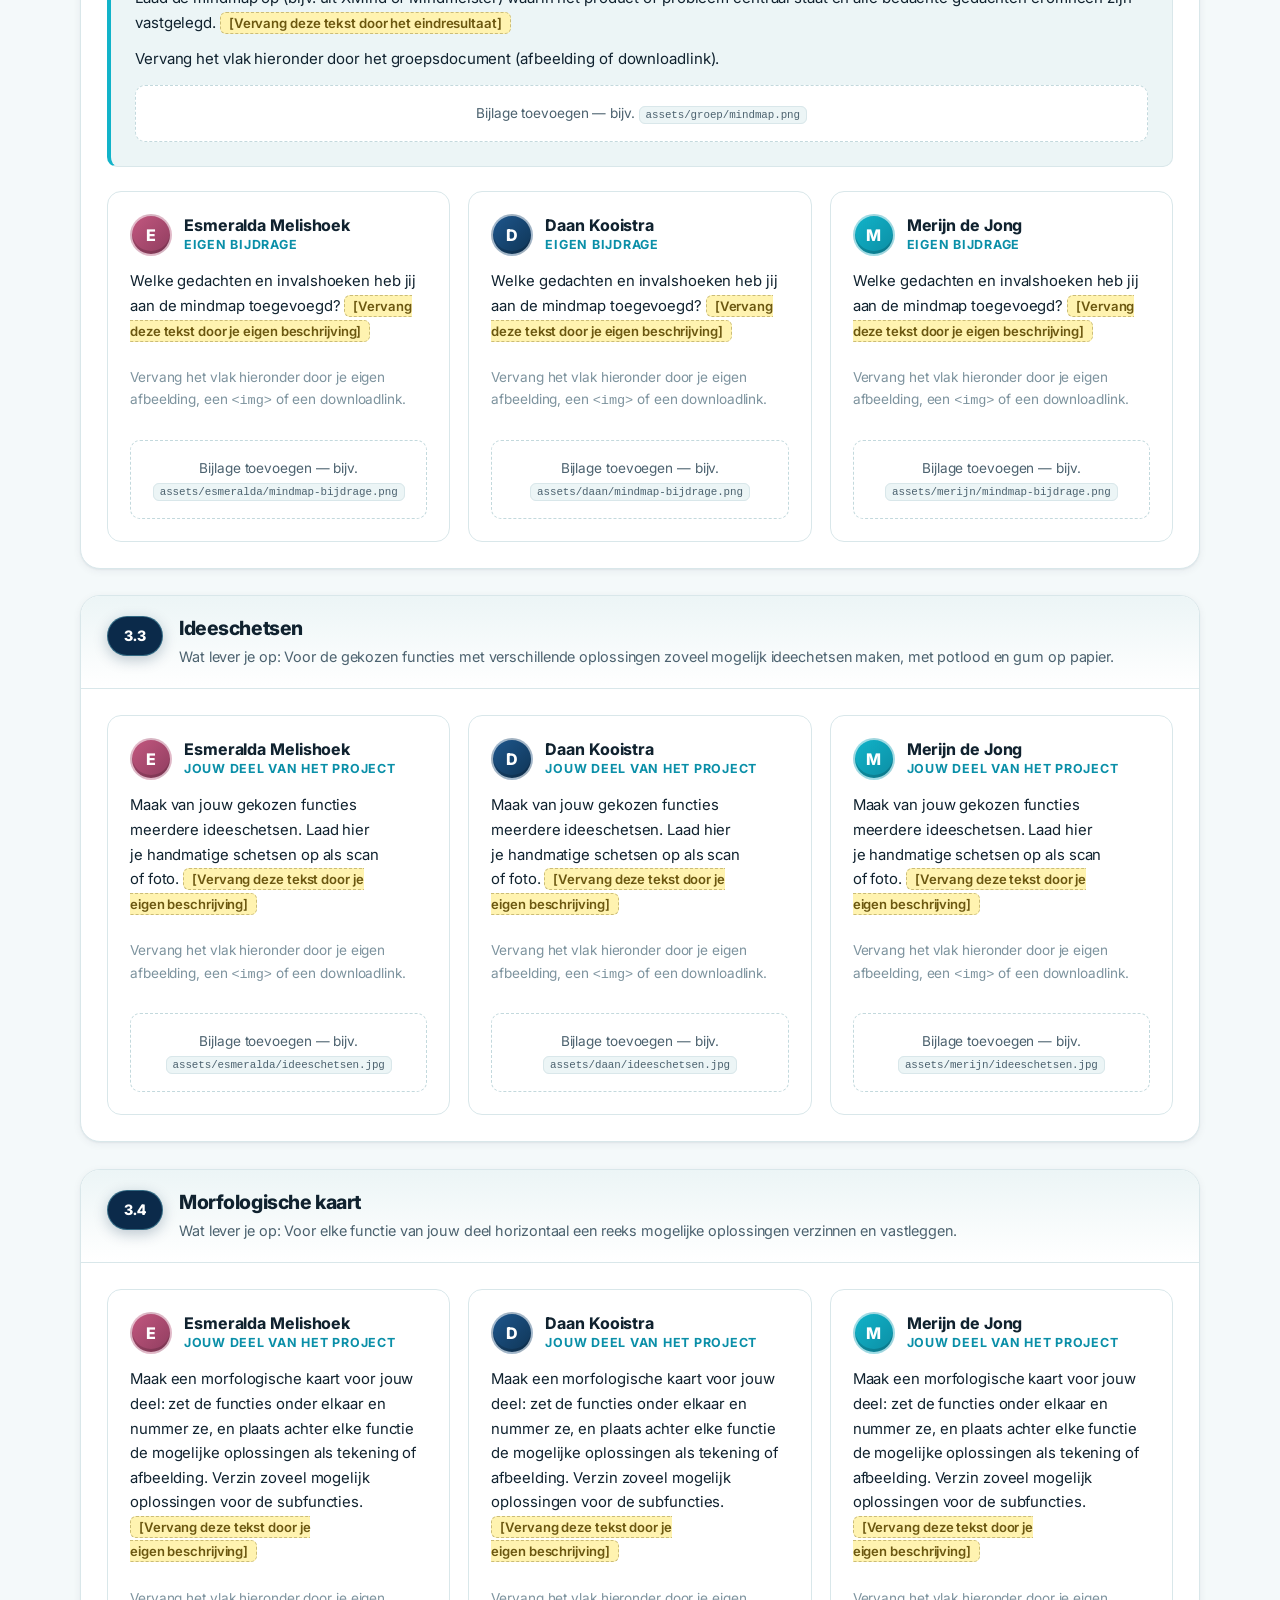
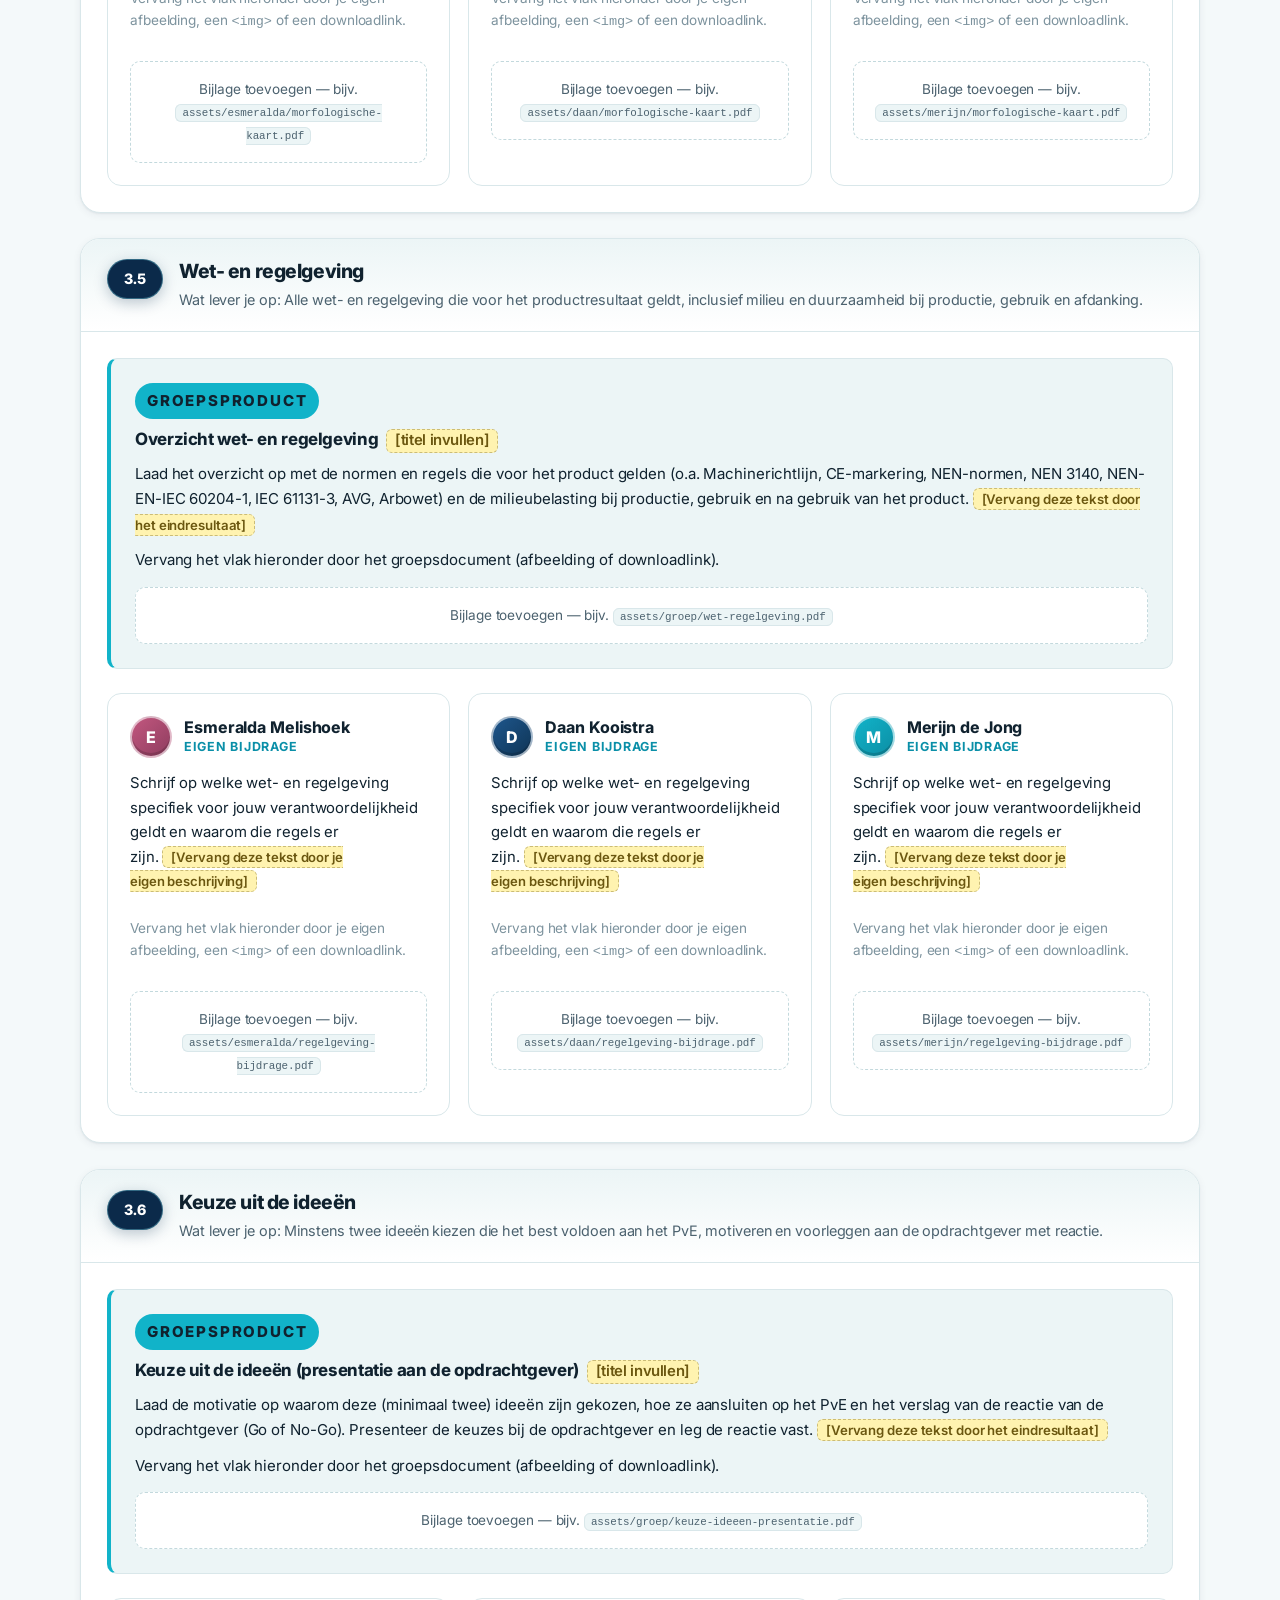
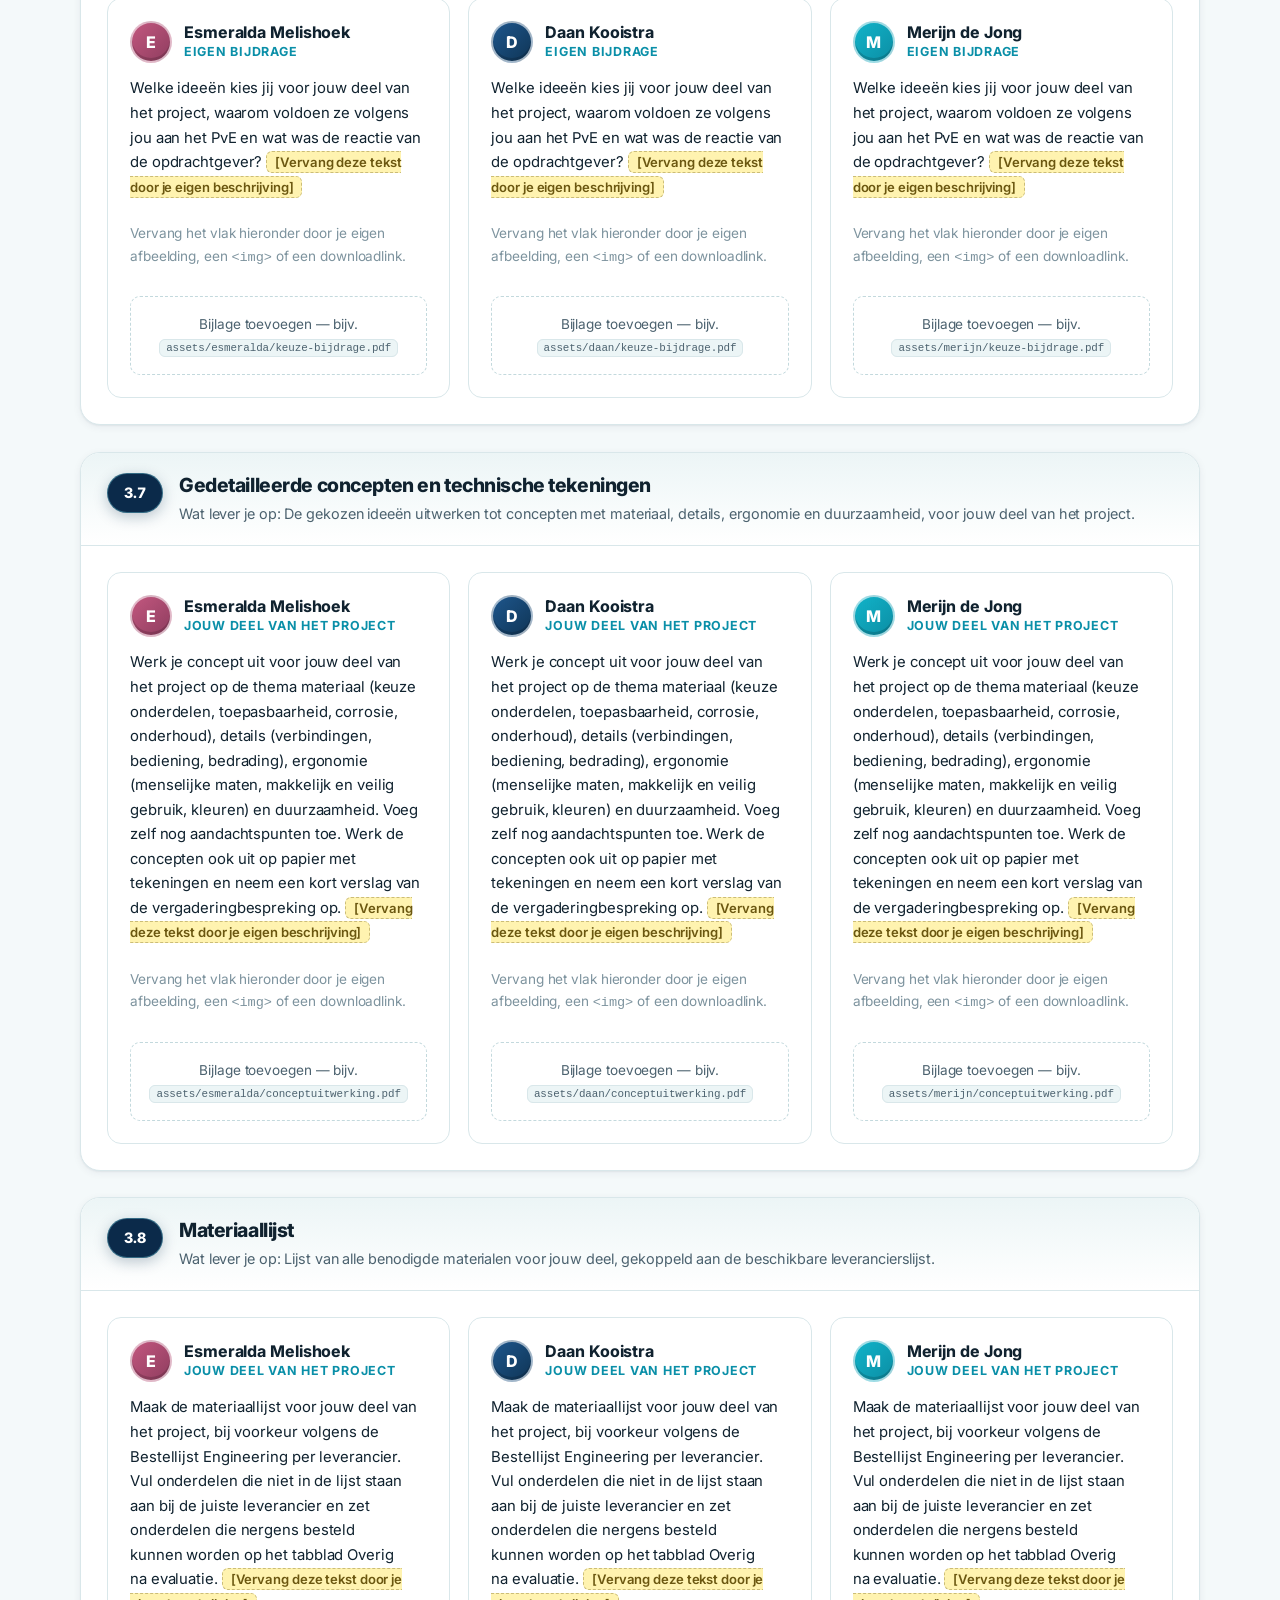
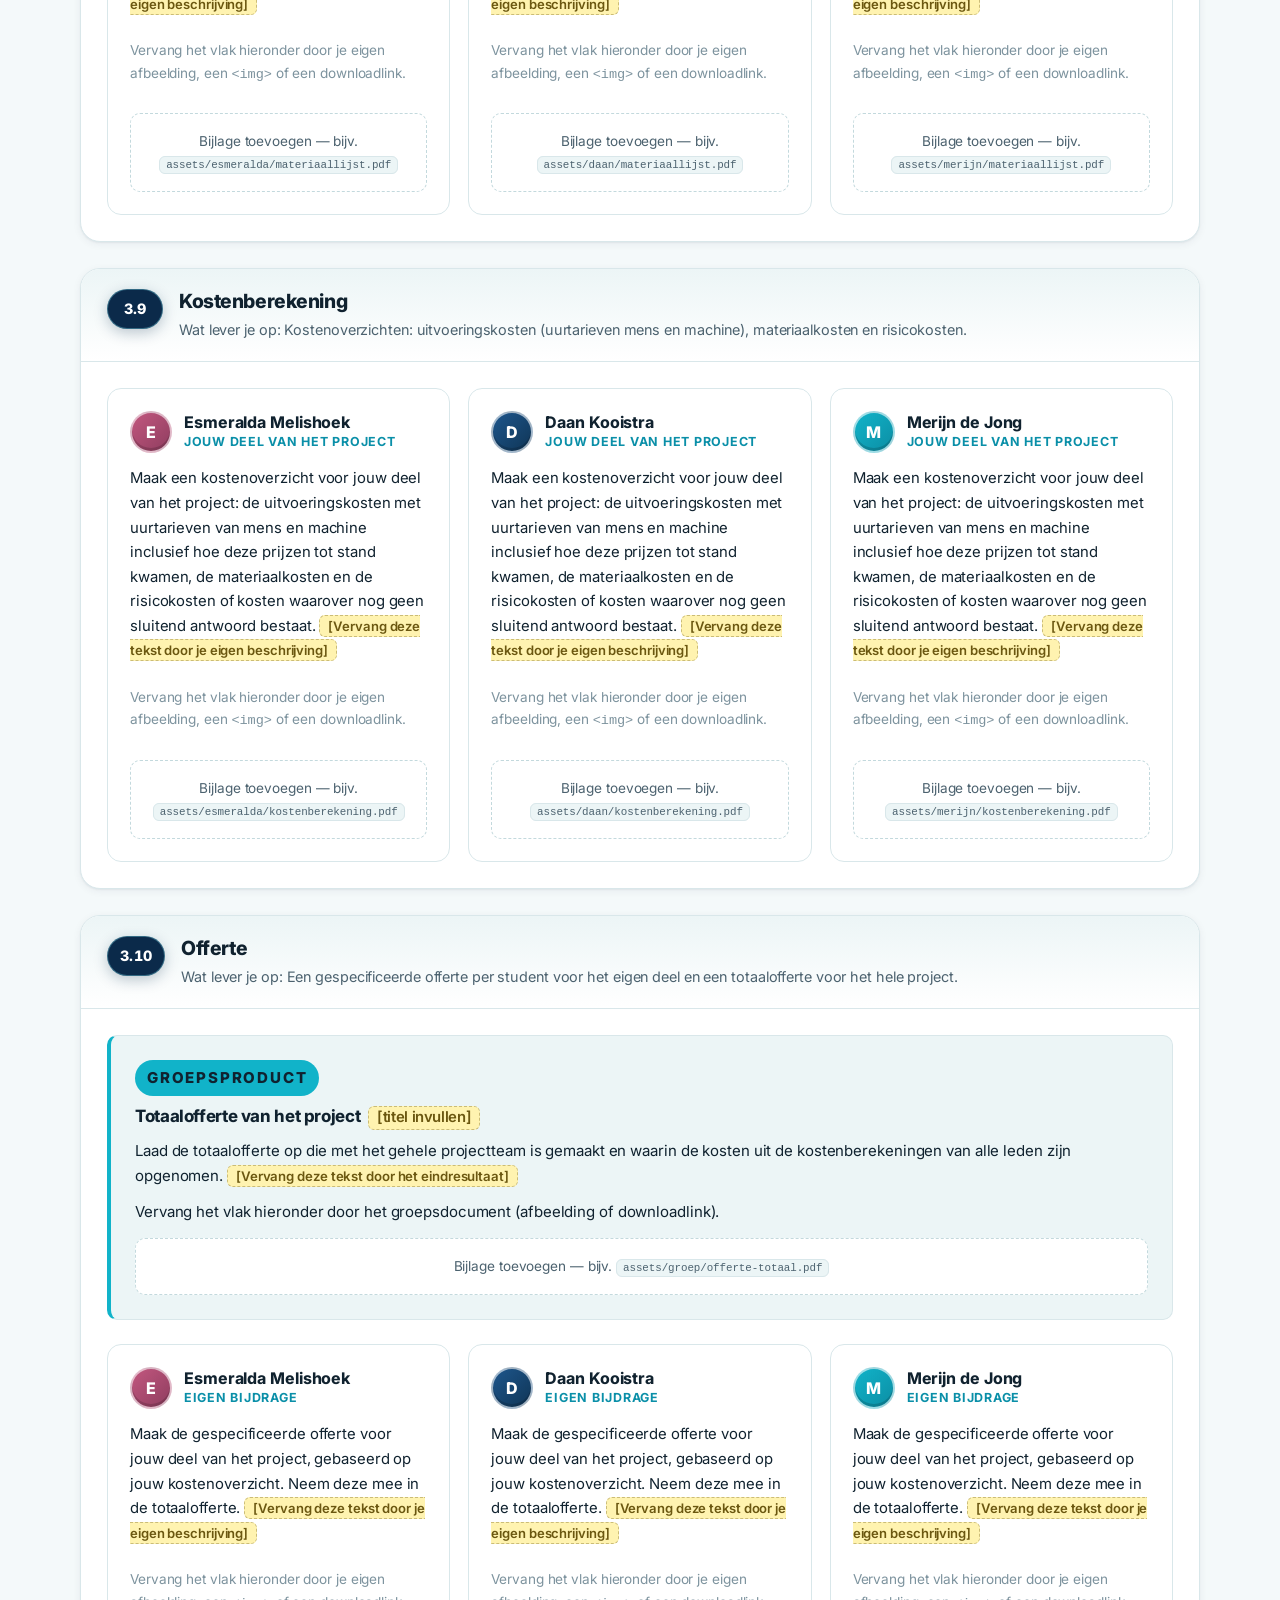
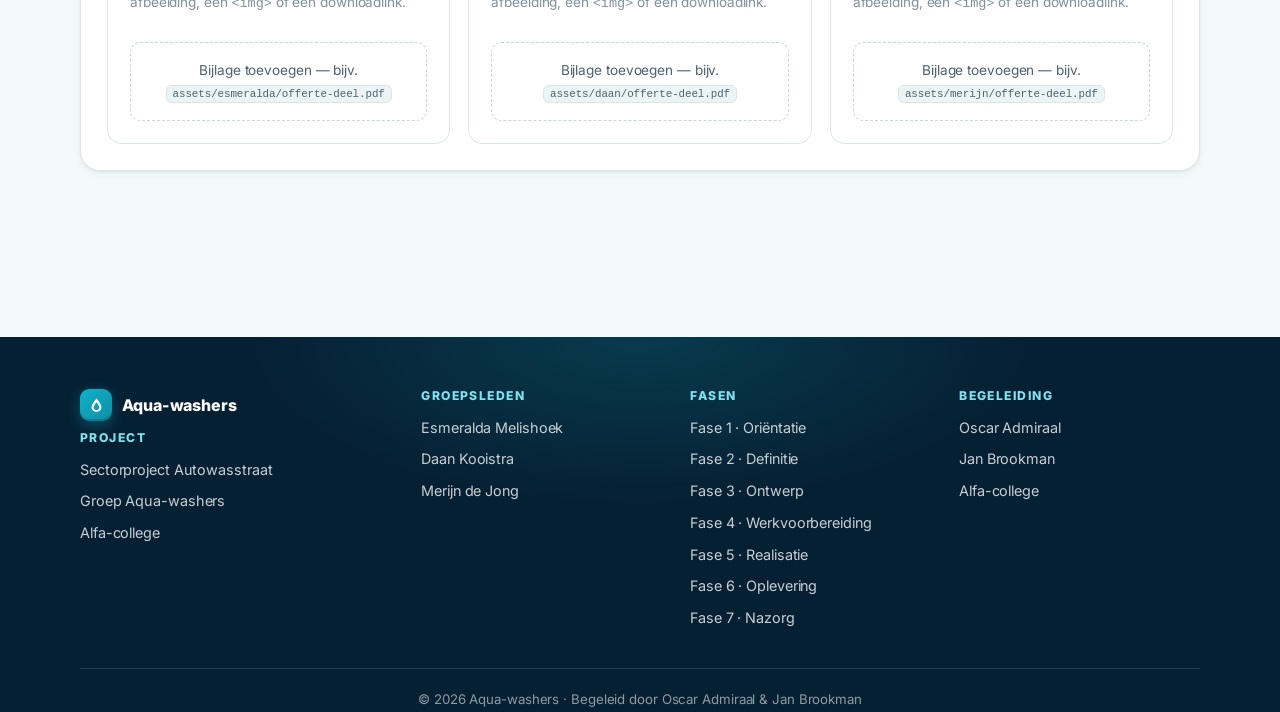
<file: fase-3.html>
<!DOCTYPE html>
<html lang="nl" data-theme="light">
<head>
  <meta charset="UTF-8">
  <meta name="viewport" content="width=device-width, initial-scale=1.0">
  <title>Fase 3 - Ontwerpfase | Aqua-washers</title>
  <meta name="theme-color" content="#f4f9fa">
  <meta name="color-scheme" content="light dark">
  <link rel="icon" type="image/svg+xml" href="assets/favicon.svg">
  <link rel="icon" type="image/png" sizes="32x32" href="assets/favicon-32x32.png">
  <link rel="preconnect" href="https://fonts.googleapis.com">
  <link rel="preconnect" href="https://fonts.gstatic.com" crossorigin>
  <link href="https://fonts.googleapis.com/css2?family=Inter:wght@400;500;600;700;800&display=swap" rel="stylesheet">
  <link rel="stylesheet" href="css/style.css">
  <script>
  try{(function(){var t=localStorage.getItem('aqua-theme');if(!t){t=(window.matchMedia&&matchMedia('(prefers-color-scheme: dark)').matches)?'dark':'light';}document.documentElement.setAttribute('data-theme',t);var m=document.querySelector('meta[name="theme-color"]');if(m)m.setAttribute('content',t==='dark'?'#071722':'#f4f9fa');})();}catch(e){document.documentElement.setAttribute('data-theme','light');}
  </script>
</head>
<body>
  <a class="skip-link" href="#hoofdinhoud">Direct naar inhoud</a>

  <header class="site-header">
    <div class="container nav-wrap">
      <a class="brand" href="index.html">
        <span class="brand-mark" aria-hidden="true">
          <svg width="22" height="22" viewBox="0 0 24 24" fill="currentColor">
            <path d="M12 2C8 7 5 11 5 14.5 5 18 8 21 12 21s7-3 7-6.5C19 11 16 7 12 2zm0 16.5c-2.2 0-4-1.6-4-3.7 0-2.2 4-7.4 4-7.4s4 5.2 4 7.4c0 2.1-1.8 3.7-4 3.7z"/>
          </svg>
        </span>
        <span>Aqua-washers</span>
      </a>
      <div class="nav-actions">
        <button class="theme-toggle" aria-label="Schakel donker thema in" aria-pressed="false" type="button">
          <svg class="icon-sun" width="19" height="19" viewBox="0 0 24 24" fill="none" stroke="currentColor" stroke-width="2" stroke-linecap="round" stroke-linejoin="round" aria-hidden="true"><circle cx="12" cy="12" r="4"/><path d="M12 2v2M12 20v2M4.9 4.9l1.4 1.4M17.7 17.7l1.4 1.4M2 12h2M20 12h2M4.9 19.1l1.4-1.4M17.7 6.3l1.4-1.4"/></svg>
          <svg class="icon-moon" width="19" height="19" viewBox="0 0 24 24" fill="none" stroke="currentColor" stroke-width="2" stroke-linecap="round" stroke-linejoin="round" aria-hidden="true"><path d="M21 12.8A9 9 0 1 1 11.2 3a7 7 0 0 0 9.8 9.8z"/></svg>
        </button>
        <button class="nav-toggle" aria-label="Menu openen" aria-expanded="false" aria-controls="site-nav">
          <span></span><span></span><span></span>
        </button>
      </div>
      <nav class="site-nav" id="site-nav">
        <ul>
          <li><a href="index.html">Home</a></li>
          <li><a href="fase-1.html">Fase 1</a></li>
          <li><a href="fase-2.html">Fase 2</a></li>
          <li><a href="fase-3.html">Fase 3</a></li>
          <li><a href="fase-4.html">Fase 4</a></li>
          <li><a href="fase-5.html">Fase 5</a></li>
          <li><a href="fase-6.html">Fase 6</a></li>
          <li><a href="fase-7.html">Fase 7</a></li>
<li><a href="index.html#team">Leden</a></li>
        </ul>
      </nav>
    </div>
    <span class="scroll-progress" aria-hidden="true"></span>
  </header>

  <header class="page-hero">
    <div class="container">
      <nav class="breadcrumb" aria-label="Kruimelpad"><a href="index.html">Home</a><span class="sep" aria-hidden="true">/</span><span>Fase 3 · Ontwerpfase</span></nav>
      <span class="kicker reveal" style="--reveal-delay:0ms">Fase 3 van 7</span>
      <h1 class="reveal" style="--reveal-delay:80ms">Ontwerpfase <span class="accent">Concept, schetsen en prototypes</span></h1>
      <p class="lead reveal" style="--reveal-delay:160ms">Het ontwerp van het project wordt ontwikkeld. Het projectteam creëert technische oplossingen, prototypes, schematische tekeningen of simulaties, rekening houdend met technische specificaties, regelgeving en andere vereisten.</p>
    </div>
  </header>

  <main class="sectie" id="hoofdinhoud">
    <div class="container">

      <nav class="inhoud-fase" aria-label="Inhoud van deze fase">
        <span class="inhoud-label">Inhoud van deze fase</span>
        <a href="#onderdeel-3-1">3.1 Functioneel ontwerp</a>
        <a href="#onderdeel-3-2">3.2 Mindmap</a>
        <a href="#onderdeel-3-3">3.3 Ideeschetsen</a>
        <a href="#onderdeel-3-4">3.4 Morfologische kaart</a>
        <a href="#onderdeel-3-5">3.5 Wet- en regelgeving</a>
        <a href="#onderdeel-3-6">3.6 Keuze uit de ideeën</a>
        <a href="#onderdeel-3-7">3.7 Concepten en tekeningen</a>
        <a href="#onderdeel-3-8">3.8 Materiaallijst</a>
        <a href="#onderdeel-3-9">3.9 Kostenberekening</a>
        <a href="#onderdeel-3-10">3.10 Offerte</a>
      </nav>

      <!-- ======================== 3.1 Functioneel ontwerp ======================== -->
<section class="onderdeel reveal" id="onderdeel-3-1">
  <header class="onderdeel-kop">
    <span class="onderdeel-nummer">3.1</span>
    <div>
      <h2>Functioneel ontwerp</h2>
      <p class="onderdeel-wat">Wat lever je op: In technische zin vaststellen wat het product moet kunnen en doen, ontleed in alle functies en onderdelen per richting (blokschema).</p>
    </div>
  </header>
  <div class="onderdeel-body">
    <div class="studenten-grid reveal-child">
      <!-- VUL IN: Fase 3 - 3.1 - ESMERALDA -->
<article class="studentkaart" id="esmeralda">
  <header>
    <span class="avatar-klein esi" aria-hidden="true">E</span>
    <div>
      <h5>Esmeralda Melishoek</h5>
      <p class="kaart-label">Jouw deel van het project</p>
    </div>
  </header>
  <p>Ontleed jouw deel van het project in alle functies en onderdelen en maak een beschrijving of een blokschema. Beantwoord daarbij: wat moet het doen, waarom is het nodig en hoe draagt het bij aan een veilige en betrouwbare werking? <span class="ph">[Vervang deze tekst door je eigen beschrijving]</span></p>
  <p class="maakletwat">Vervang het vlak hieronder door je eigen afbeelding, een <code>&lt;img&gt;</code> of een downloadlink.</p>
  <div class="media-slot"><p>Bijlage toevoegen &mdash; bijv. <code>assets/esmeralda/functioneel-ontwerp.pdf</code></p></div>
</article>
    <!-- VUL IN: Fase 3 - 3.1 - DAAN -->
<article class="studentkaart" id="daan">
  <header>
    <span class="avatar-klein daan" aria-hidden="true">D</span>
    <div>
      <h5>Daan Kooistra</h5>
      <p class="kaart-label">Jouw deel van het project</p>
    </div>
  </header>
  <p>Ontleed jouw deel van het project in alle functies en onderdelen en maak een beschrijving of een blokschema. Beantwoord daarbij: wat moet het doen, waarom is het nodig en hoe draagt het bij aan een veilige en betrouwbare werking? <span class="ph">[Vervang deze tekst door je eigen beschrijving]</span></p>
  <p class="maakletwat">Vervang het vlak hieronder door je eigen afbeelding, een <code>&lt;img&gt;</code> of een downloadlink.</p>
  <div class="media-slot"><p>Bijlage toevoegen &mdash; bijv. <code>assets/daan/functioneel-ontwerp.pdf</code></p></div>
</article>
    <!-- VUL IN: Fase 3 - 3.1 - MERIJN -->
<article class="studentkaart" id="merijn">
  <header>
    <span class="avatar-klein men" aria-hidden="true">M</span>
    <div>
      <h5>Merijn de Jong</h5>
      <p class="kaart-label">Jouw deel van het project</p>
    </div>
  </header>
  <p>Ontleed jouw deel van het project in alle functies en onderdelen en maak een beschrijving of een blokschema. Beantwoord daarbij: wat moet het doen, waarom is het nodig en hoe draagt het bij aan een veilige en betrouwbare werking? <span class="ph">[Vervang deze tekst door je eigen beschrijving]</span></p>
  <p class="maakletwat">Vervang het vlak hieronder door je eigen afbeelding, een <code>&lt;img&gt;</code> of een downloadlink.</p>
  <div class="media-slot"><p>Bijlage toevoegen &mdash; bijv. <code>assets/merijn/functioneel-ontwerp.pdf</code></p></div>
</article>
    
    </div>
  </div>
</section>
      <!-- ======================== 3.2 Mindmap ======================== -->
<section class="onderdeel reveal" id="onderdeel-3-2">
  <header class="onderdeel-kop">
    <span class="onderdeel-nummer">3.2</span>
    <div>
      <h2>Mindmap</h2>
      <p class="onderdeel-wat">Wat lever je op: Brainstormen rond het product of probleem en alle gedachten vastleggen in een mindmap.</p>
    </div>
  </header>
  <div class="onderdeel-body">
<div class="groepsproduct">
  <p class="groeps-tag">Groepsproduct</p>
  <h4>Mindmap brainstorm <span class="ph">[titel invullen]</span></h4>
  <p>Laad de mindmap op (bijv. uit XMind of Mindmeister) waarin het product of probleem centraal staat en alle bedachte gedachten eromheen zijn vastgelegd. <span class="ph">[Vervang deze tekst door het eindresultaat]</span></p>
  <p class="maakletwat">Vervang het vlak hieronder door het groepsdocument (afbeelding of downloadlink).</p>
  <div class="media-slot"><p>Bijlage toevoegen &mdash; bijv. <code>assets/groep/mindmap.png</code></p></div>
</div>
        <div class="studenten-grid reveal-child">
      <!-- VUL IN: Fase 3 - 3.2 - ESMERALDA -->
<article class="studentkaart">
  <header>
    <span class="avatar-klein esi" aria-hidden="true">E</span>
    <div>
      <h5>Esmeralda Melishoek</h5>
      <p class="kaart-label">Eigen bijdrage</p>
    </div>
  </header>
  <p>Welke gedachten en invalshoeken heb jij aan de mindmap toegevoegd? <span class="ph">[Vervang deze tekst door je eigen beschrijving]</span></p>
  <p class="maakletwat">Vervang het vlak hieronder door je eigen afbeelding, een <code>&lt;img&gt;</code> of een downloadlink.</p>
  <div class="media-slot"><p>Bijlage toevoegen &mdash; bijv. <code>assets/esmeralda/mindmap-bijdrage.png</code></p></div>
</article>
    <!-- VUL IN: Fase 3 - 3.2 - DAAN -->
<article class="studentkaart">
  <header>
    <span class="avatar-klein daan" aria-hidden="true">D</span>
    <div>
      <h5>Daan Kooistra</h5>
      <p class="kaart-label">Eigen bijdrage</p>
    </div>
  </header>
  <p>Welke gedachten en invalshoeken heb jij aan de mindmap toegevoegd? <span class="ph">[Vervang deze tekst door je eigen beschrijving]</span></p>
  <p class="maakletwat">Vervang het vlak hieronder door je eigen afbeelding, een <code>&lt;img&gt;</code> of een downloadlink.</p>
  <div class="media-slot"><p>Bijlage toevoegen &mdash; bijv. <code>assets/daan/mindmap-bijdrage.png</code></p></div>
</article>
    <!-- VUL IN: Fase 3 - 3.2 - MERIJN -->
<article class="studentkaart">
  <header>
    <span class="avatar-klein men" aria-hidden="true">M</span>
    <div>
      <h5>Merijn de Jong</h5>
      <p class="kaart-label">Eigen bijdrage</p>
    </div>
  </header>
  <p>Welke gedachten en invalshoeken heb jij aan de mindmap toegevoegd? <span class="ph">[Vervang deze tekst door je eigen beschrijving]</span></p>
  <p class="maakletwat">Vervang het vlak hieronder door je eigen afbeelding, een <code>&lt;img&gt;</code> of een downloadlink.</p>
  <div class="media-slot"><p>Bijlage toevoegen &mdash; bijv. <code>assets/merijn/mindmap-bijdrage.png</code></p></div>
</article>
    
    </div>
  </div>
</section>
      <!-- ======================== 3.3 Ideeschetsen ======================== -->
<section class="onderdeel reveal" id="onderdeel-3-3">
  <header class="onderdeel-kop">
    <span class="onderdeel-nummer">3.3</span>
    <div>
      <h2>Ideeschetsen</h2>
      <p class="onderdeel-wat">Wat lever je op: Voor de gekozen functies met verschillende oplossingen zoveel mogelijk ideechetsen maken, met potlood en gum op papier.</p>
    </div>
  </header>
  <div class="onderdeel-body">
    <div class="studenten-grid reveal-child">
      <!-- VUL IN: Fase 3 - 3.3 - ESMERALDA -->
<article class="studentkaart">
  <header>
    <span class="avatar-klein esi" aria-hidden="true">E</span>
    <div>
      <h5>Esmeralda Melishoek</h5>
      <p class="kaart-label">Jouw deel van het project</p>
    </div>
  </header>
  <p>Maak van jouw gekozen functies meerdere ideeschetsen. Laad hier je handmatige schetsen op als scan of foto. <span class="ph">[Vervang deze tekst door je eigen beschrijving]</span></p>
  <p class="maakletwat">Vervang het vlak hieronder door je eigen afbeelding, een <code>&lt;img&gt;</code> of een downloadlink.</p>
  <div class="media-slot"><p>Bijlage toevoegen &mdash; bijv. <code>assets/esmeralda/ideeschetsen.jpg</code></p></div>
</article>
    <!-- VUL IN: Fase 3 - 3.3 - DAAN -->
<article class="studentkaart">
  <header>
    <span class="avatar-klein daan" aria-hidden="true">D</span>
    <div>
      <h5>Daan Kooistra</h5>
      <p class="kaart-label">Jouw deel van het project</p>
    </div>
  </header>
  <p>Maak van jouw gekozen functies meerdere ideeschetsen. Laad hier je handmatige schetsen op als scan of foto. <span class="ph">[Vervang deze tekst door je eigen beschrijving]</span></p>
  <p class="maakletwat">Vervang het vlak hieronder door je eigen afbeelding, een <code>&lt;img&gt;</code> of een downloadlink.</p>
  <div class="media-slot"><p>Bijlage toevoegen &mdash; bijv. <code>assets/daan/ideeschetsen.jpg</code></p></div>
</article>
    <!-- VUL IN: Fase 3 - 3.3 - MERIJN -->
<article class="studentkaart">
  <header>
    <span class="avatar-klein men" aria-hidden="true">M</span>
    <div>
      <h5>Merijn de Jong</h5>
      <p class="kaart-label">Jouw deel van het project</p>
    </div>
  </header>
  <p>Maak van jouw gekozen functies meerdere ideeschetsen. Laad hier je handmatige schetsen op als scan of foto. <span class="ph">[Vervang deze tekst door je eigen beschrijving]</span></p>
  <p class="maakletwat">Vervang het vlak hieronder door je eigen afbeelding, een <code>&lt;img&gt;</code> of een downloadlink.</p>
  <div class="media-slot"><p>Bijlage toevoegen &mdash; bijv. <code>assets/merijn/ideeschetsen.jpg</code></p></div>
</article>
    
    </div>
  </div>
</section>
      <!-- ======================== 3.4 Morfologische kaart ======================== -->
<section class="onderdeel reveal" id="onderdeel-3-4">
  <header class="onderdeel-kop">
    <span class="onderdeel-nummer">3.4</span>
    <div>
      <h2>Morfologische kaart</h2>
      <p class="onderdeel-wat">Wat lever je op: Voor elke functie van jouw deel horizontaal een reeks mogelijke oplossingen verzinnen en vastleggen.</p>
    </div>
  </header>
  <div class="onderdeel-body">
    <div class="studenten-grid reveal-child">
      <!-- VUL IN: Fase 3 - 3.4 - ESMERALDA -->
<article class="studentkaart">
  <header>
    <span class="avatar-klein esi" aria-hidden="true">E</span>
    <div>
      <h5>Esmeralda Melishoek</h5>
      <p class="kaart-label">Jouw deel van het project</p>
    </div>
  </header>
  <p>Maak een morfologische kaart voor jouw deel: zet de functies onder elkaar en nummer ze, en plaats achter elke functie de mogelijke oplossingen als tekening of afbeelding. Verzin zoveel mogelijk oplossingen voor de subfuncties. <span class="ph">[Vervang deze tekst door je eigen beschrijving]</span></p>
  <p class="maakletwat">Vervang het vlak hieronder door je eigen afbeelding, een <code>&lt;img&gt;</code> of een downloadlink.</p>
  <div class="media-slot"><p>Bijlage toevoegen &mdash; bijv. <code>assets/esmeralda/morfologische-kaart.pdf</code></p></div>
</article>
    <!-- VUL IN: Fase 3 - 3.4 - DAAN -->
<article class="studentkaart">
  <header>
    <span class="avatar-klein daan" aria-hidden="true">D</span>
    <div>
      <h5>Daan Kooistra</h5>
      <p class="kaart-label">Jouw deel van het project</p>
    </div>
  </header>
  <p>Maak een morfologische kaart voor jouw deel: zet de functies onder elkaar en nummer ze, en plaats achter elke functie de mogelijke oplossingen als tekening of afbeelding. Verzin zoveel mogelijk oplossingen voor de subfuncties. <span class="ph">[Vervang deze tekst door je eigen beschrijving]</span></p>
  <p class="maakletwat">Vervang het vlak hieronder door je eigen afbeelding, een <code>&lt;img&gt;</code> of een downloadlink.</p>
  <div class="media-slot"><p>Bijlage toevoegen &mdash; bijv. <code>assets/daan/morfologische-kaart.pdf</code></p></div>
</article>
    <!-- VUL IN: Fase 3 - 3.4 - MERIJN -->
<article class="studentkaart">
  <header>
    <span class="avatar-klein men" aria-hidden="true">M</span>
    <div>
      <h5>Merijn de Jong</h5>
      <p class="kaart-label">Jouw deel van het project</p>
    </div>
  </header>
  <p>Maak een morfologische kaart voor jouw deel: zet de functies onder elkaar en nummer ze, en plaats achter elke functie de mogelijke oplossingen als tekening of afbeelding. Verzin zoveel mogelijk oplossingen voor de subfuncties. <span class="ph">[Vervang deze tekst door je eigen beschrijving]</span></p>
  <p class="maakletwat">Vervang het vlak hieronder door je eigen afbeelding, een <code>&lt;img&gt;</code> of een downloadlink.</p>
  <div class="media-slot"><p>Bijlage toevoegen &mdash; bijv. <code>assets/merijn/morfologische-kaart.pdf</code></p></div>
</article>
    
    </div>
  </div>
</section>
      <!-- ======================== 3.5 Wet- en regelgeving ======================== -->
<section class="onderdeel reveal" id="onderdeel-3-5">
  <header class="onderdeel-kop">
    <span class="onderdeel-nummer">3.5</span>
    <div>
      <h2>Wet- en regelgeving</h2>
      <p class="onderdeel-wat">Wat lever je op: Alle wet- en regelgeving die voor het productresultaat geldt, inclusief milieu en duurzaamheid bij productie, gebruik en afdanking.</p>
    </div>
  </header>
  <div class="onderdeel-body">
<div class="groepsproduct">
  <p class="groeps-tag">Groepsproduct</p>
  <h4>Overzicht wet- en regelgeving <span class="ph">[titel invullen]</span></h4>
  <p>Laad het overzicht op met de normen en regels die voor het product gelden (o.a. Machinerichtlijn, CE-markering, NEN-normen, NEN 3140, NEN-EN-IEC 60204-1, IEC 61131-3, AVG, Arbowet) en de milieubelasting bij productie, gebruik en na gebruik van het product. <span class="ph">[Vervang deze tekst door het eindresultaat]</span></p>
  <p class="maakletwat">Vervang het vlak hieronder door het groepsdocument (afbeelding of downloadlink).</p>
  <div class="media-slot"><p>Bijlage toevoegen &mdash; bijv. <code>assets/groep/wet-regelgeving.pdf</code></p></div>
</div>
        <div class="studenten-grid reveal-child">
      <!-- VUL IN: Fase 3 - 3.5 - ESMERALDA -->
<article class="studentkaart">
  <header>
    <span class="avatar-klein esi" aria-hidden="true">E</span>
    <div>
      <h5>Esmeralda Melishoek</h5>
      <p class="kaart-label">Eigen bijdrage</p>
    </div>
  </header>
  <p>Schrijf op welke wet- en regelgeving specifiek voor jouw verantwoordelijkheid geldt en waarom die regels er zijn. <span class="ph">[Vervang deze tekst door je eigen beschrijving]</span></p>
  <p class="maakletwat">Vervang het vlak hieronder door je eigen afbeelding, een <code>&lt;img&gt;</code> of een downloadlink.</p>
  <div class="media-slot"><p>Bijlage toevoegen &mdash; bijv. <code>assets/esmeralda/regelgeving-bijdrage.pdf</code></p></div>
</article>
    <!-- VUL IN: Fase 3 - 3.5 - DAAN -->
<article class="studentkaart">
  <header>
    <span class="avatar-klein daan" aria-hidden="true">D</span>
    <div>
      <h5>Daan Kooistra</h5>
      <p class="kaart-label">Eigen bijdrage</p>
    </div>
  </header>
  <p>Schrijf op welke wet- en regelgeving specifiek voor jouw verantwoordelijkheid geldt en waarom die regels er zijn. <span class="ph">[Vervang deze tekst door je eigen beschrijving]</span></p>
  <p class="maakletwat">Vervang het vlak hieronder door je eigen afbeelding, een <code>&lt;img&gt;</code> of een downloadlink.</p>
  <div class="media-slot"><p>Bijlage toevoegen &mdash; bijv. <code>assets/daan/regelgeving-bijdrage.pdf</code></p></div>
</article>
    <!-- VUL IN: Fase 3 - 3.5 - MERIJN -->
<article class="studentkaart">
  <header>
    <span class="avatar-klein men" aria-hidden="true">M</span>
    <div>
      <h5>Merijn de Jong</h5>
      <p class="kaart-label">Eigen bijdrage</p>
    </div>
  </header>
  <p>Schrijf op welke wet- en regelgeving specifiek voor jouw verantwoordelijkheid geldt en waarom die regels er zijn. <span class="ph">[Vervang deze tekst door je eigen beschrijving]</span></p>
  <p class="maakletwat">Vervang het vlak hieronder door je eigen afbeelding, een <code>&lt;img&gt;</code> of een downloadlink.</p>
  <div class="media-slot"><p>Bijlage toevoegen &mdash; bijv. <code>assets/merijn/regelgeving-bijdrage.pdf</code></p></div>
</article>
    
    </div>
  </div>
</section>
      <!-- ======================== 3.6 Keuze uit de ideeën ======================== -->
<section class="onderdeel reveal" id="onderdeel-3-6">
  <header class="onderdeel-kop">
    <span class="onderdeel-nummer">3.6</span>
    <div>
      <h2>Keuze uit de ideeën</h2>
      <p class="onderdeel-wat">Wat lever je op: Minstens twee ideeën kiezen die het best voldoen aan het PvE, motiveren en voorleggen aan de opdrachtgever met reactie.</p>
    </div>
  </header>
  <div class="onderdeel-body">
<div class="groepsproduct">
  <p class="groeps-tag">Groepsproduct</p>
  <h4>Keuze uit de ideeën (presentatie aan de opdrachtgever) <span class="ph">[titel invullen]</span></h4>
  <p>Laad de motivatie op waarom deze (minimaal twee) ideeën zijn gekozen, hoe ze aansluiten op het PvE en het verslag van de reactie van de opdrachtgever (Go of No-Go). Presenteer de keuzes bij de opdrachtgever en leg de reactie vast. <span class="ph">[Vervang deze tekst door het eindresultaat]</span></p>
  <p class="maakletwat">Vervang het vlak hieronder door het groepsdocument (afbeelding of downloadlink).</p>
  <div class="media-slot"><p>Bijlage toevoegen &mdash; bijv. <code>assets/groep/keuze-ideeen-presentatie.pdf</code></p></div>
</div>
        <div class="studenten-grid reveal-child">
      <!-- VUL IN: Fase 3 - 3.6 - ESMERALDA -->
<article class="studentkaart">
  <header>
    <span class="avatar-klein esi" aria-hidden="true">E</span>
    <div>
      <h5>Esmeralda Melishoek</h5>
      <p class="kaart-label">Eigen bijdrage</p>
    </div>
  </header>
  <p>Welke ideeën kies jij voor jouw deel van het project, waarom voldoen ze volgens jou aan het PvE en wat was de reactie van de opdrachtgever? <span class="ph">[Vervang deze tekst door je eigen beschrijving]</span></p>
  <p class="maakletwat">Vervang het vlak hieronder door je eigen afbeelding, een <code>&lt;img&gt;</code> of een downloadlink.</p>
  <div class="media-slot"><p>Bijlage toevoegen &mdash; bijv. <code>assets/esmeralda/keuze-bijdrage.pdf</code></p></div>
</article>
    <!-- VUL IN: Fase 3 - 3.6 - DAAN -->
<article class="studentkaart">
  <header>
    <span class="avatar-klein daan" aria-hidden="true">D</span>
    <div>
      <h5>Daan Kooistra</h5>
      <p class="kaart-label">Eigen bijdrage</p>
    </div>
  </header>
  <p>Welke ideeën kies jij voor jouw deel van het project, waarom voldoen ze volgens jou aan het PvE en wat was de reactie van de opdrachtgever? <span class="ph">[Vervang deze tekst door je eigen beschrijving]</span></p>
  <p class="maakletwat">Vervang het vlak hieronder door je eigen afbeelding, een <code>&lt;img&gt;</code> of een downloadlink.</p>
  <div class="media-slot"><p>Bijlage toevoegen &mdash; bijv. <code>assets/daan/keuze-bijdrage.pdf</code></p></div>
</article>
    <!-- VUL IN: Fase 3 - 3.6 - MERIJN -->
<article class="studentkaart">
  <header>
    <span class="avatar-klein men" aria-hidden="true">M</span>
    <div>
      <h5>Merijn de Jong</h5>
      <p class="kaart-label">Eigen bijdrage</p>
    </div>
  </header>
  <p>Welke ideeën kies jij voor jouw deel van het project, waarom voldoen ze volgens jou aan het PvE en wat was de reactie van de opdrachtgever? <span class="ph">[Vervang deze tekst door je eigen beschrijving]</span></p>
  <p class="maakletwat">Vervang het vlak hieronder door je eigen afbeelding, een <code>&lt;img&gt;</code> of een downloadlink.</p>
  <div class="media-slot"><p>Bijlage toevoegen &mdash; bijv. <code>assets/merijn/keuze-bijdrage.pdf</code></p></div>
</article>
    
    </div>
  </div>
</section>
      <!-- ======================== 3.7 Gedetailleerde concepten en technische tekeningen ======================== -->
<section class="onderdeel reveal" id="onderdeel-3-7">
  <header class="onderdeel-kop">
    <span class="onderdeel-nummer">3.7</span>
    <div>
      <h2>Gedetailleerde concepten en technische tekeningen</h2>
      <p class="onderdeel-wat">Wat lever je op: De gekozen ideeën uitwerken tot concepten met materiaal, details, ergonomie en duurzaamheid, voor jouw deel van het project.</p>
    </div>
  </header>
  <div class="onderdeel-body">
    <div class="studenten-grid reveal-child">
      <!-- VUL IN: Fase 3 - 3.7 - ESMERALDA -->
<article class="studentkaart">
  <header>
    <span class="avatar-klein esi" aria-hidden="true">E</span>
    <div>
      <h5>Esmeralda Melishoek</h5>
      <p class="kaart-label">Jouw deel van het project</p>
    </div>
  </header>
  <p>Werk je concept uit voor jouw deel van het project op de thema materiaal (keuze onderdelen, toepasbaarheid, corrosie, onderhoud), details (verbindingen, bediening, bedrading), ergonomie (menselijke maten, makkelijk en veilig gebruik, kleuren) en duurzaamheid. Voeg zelf nog aandachtspunten toe. Werk de concepten ook uit op papier met tekeningen en neem een kort verslag van de vergaderingbespreking op. <span class="ph">[Vervang deze tekst door je eigen beschrijving]</span></p>
  <p class="maakletwat">Vervang het vlak hieronder door je eigen afbeelding, een <code>&lt;img&gt;</code> of een downloadlink.</p>
  <div class="media-slot"><p>Bijlage toevoegen &mdash; bijv. <code>assets/esmeralda/conceptuitwerking.pdf</code></p></div>
</article>
    <!-- VUL IN: Fase 3 - 3.7 - DAAN -->
<article class="studentkaart">
  <header>
    <span class="avatar-klein daan" aria-hidden="true">D</span>
    <div>
      <h5>Daan Kooistra</h5>
      <p class="kaart-label">Jouw deel van het project</p>
    </div>
  </header>
  <p>Werk je concept uit voor jouw deel van het project op de thema materiaal (keuze onderdelen, toepasbaarheid, corrosie, onderhoud), details (verbindingen, bediening, bedrading), ergonomie (menselijke maten, makkelijk en veilig gebruik, kleuren) en duurzaamheid. Voeg zelf nog aandachtspunten toe. Werk de concepten ook uit op papier met tekeningen en neem een kort verslag van de vergaderingbespreking op. <span class="ph">[Vervang deze tekst door je eigen beschrijving]</span></p>
  <p class="maakletwat">Vervang het vlak hieronder door je eigen afbeelding, een <code>&lt;img&gt;</code> of een downloadlink.</p>
  <div class="media-slot"><p>Bijlage toevoegen &mdash; bijv. <code>assets/daan/conceptuitwerking.pdf</code></p></div>
</article>
    <!-- VUL IN: Fase 3 - 3.7 - MERIJN -->
<article class="studentkaart">
  <header>
    <span class="avatar-klein men" aria-hidden="true">M</span>
    <div>
      <h5>Merijn de Jong</h5>
      <p class="kaart-label">Jouw deel van het project</p>
    </div>
  </header>
  <p>Werk je concept uit voor jouw deel van het project op de thema materiaal (keuze onderdelen, toepasbaarheid, corrosie, onderhoud), details (verbindingen, bediening, bedrading), ergonomie (menselijke maten, makkelijk en veilig gebruik, kleuren) en duurzaamheid. Voeg zelf nog aandachtspunten toe. Werk de concepten ook uit op papier met tekeningen en neem een kort verslag van de vergaderingbespreking op. <span class="ph">[Vervang deze tekst door je eigen beschrijving]</span></p>
  <p class="maakletwat">Vervang het vlak hieronder door je eigen afbeelding, een <code>&lt;img&gt;</code> of een downloadlink.</p>
  <div class="media-slot"><p>Bijlage toevoegen &mdash; bijv. <code>assets/merijn/conceptuitwerking.pdf</code></p></div>
</article>
    
    </div>
  </div>
</section>
      <!-- ======================== 3.8 Materiaallijst ======================== -->
<section class="onderdeel reveal" id="onderdeel-3-8">
  <header class="onderdeel-kop">
    <span class="onderdeel-nummer">3.8</span>
    <div>
      <h2>Materiaallijst</h2>
      <p class="onderdeel-wat">Wat lever je op: Lijst van alle benodigde materialen voor jouw deel, gekoppeld aan de beschikbare leverancierslijst.</p>
    </div>
  </header>
  <div class="onderdeel-body">
    <div class="studenten-grid reveal-child">
      <!-- VUL IN: Fase 3 - 3.8 - ESMERALDA -->
<article class="studentkaart">
  <header>
    <span class="avatar-klein esi" aria-hidden="true">E</span>
    <div>
      <h5>Esmeralda Melishoek</h5>
      <p class="kaart-label">Jouw deel van het project</p>
    </div>
  </header>
  <p>Maak de materiaallijst voor jouw deel van het project, bij voorkeur volgens de Bestellijst Engineering per leverancier. Vul onderdelen die niet in de lijst staan aan bij de juiste leverancier en zet onderdelen die nergens besteld kunnen worden op het tabblad Overig na evaluatie. <span class="ph">[Vervang deze tekst door je eigen beschrijving]</span></p>
  <p class="maakletwat">Vervang het vlak hieronder door je eigen afbeelding, een <code>&lt;img&gt;</code> of een downloadlink.</p>
  <div class="media-slot"><p>Bijlage toevoegen &mdash; bijv. <code>assets/esmeralda/materiaallijst.pdf</code></p></div>
</article>
    <!-- VUL IN: Fase 3 - 3.8 - DAAN -->
<article class="studentkaart">
  <header>
    <span class="avatar-klein daan" aria-hidden="true">D</span>
    <div>
      <h5>Daan Kooistra</h5>
      <p class="kaart-label">Jouw deel van het project</p>
    </div>
  </header>
  <p>Maak de materiaallijst voor jouw deel van het project, bij voorkeur volgens de Bestellijst Engineering per leverancier. Vul onderdelen die niet in de lijst staan aan bij de juiste leverancier en zet onderdelen die nergens besteld kunnen worden op het tabblad Overig na evaluatie. <span class="ph">[Vervang deze tekst door je eigen beschrijving]</span></p>
  <p class="maakletwat">Vervang het vlak hieronder door je eigen afbeelding, een <code>&lt;img&gt;</code> of een downloadlink.</p>
  <div class="media-slot"><p>Bijlage toevoegen &mdash; bijv. <code>assets/daan/materiaallijst.pdf</code></p></div>
</article>
    <!-- VUL IN: Fase 3 - 3.8 - MERIJN -->
<article class="studentkaart">
  <header>
    <span class="avatar-klein men" aria-hidden="true">M</span>
    <div>
      <h5>Merijn de Jong</h5>
      <p class="kaart-label">Jouw deel van het project</p>
    </div>
  </header>
  <p>Maak de materiaallijst voor jouw deel van het project, bij voorkeur volgens de Bestellijst Engineering per leverancier. Vul onderdelen die niet in de lijst staan aan bij de juiste leverancier en zet onderdelen die nergens besteld kunnen worden op het tabblad Overig na evaluatie. <span class="ph">[Vervang deze tekst door je eigen beschrijving]</span></p>
  <p class="maakletwat">Vervang het vlak hieronder door je eigen afbeelding, een <code>&lt;img&gt;</code> of een downloadlink.</p>
  <div class="media-slot"><p>Bijlage toevoegen &mdash; bijv. <code>assets/merijn/materiaallijst.pdf</code></p></div>
</article>
    
    </div>
  </div>
</section>
      <!-- ======================== 3.9 Kostenberekening ======================== -->
<section class="onderdeel reveal" id="onderdeel-3-9">
  <header class="onderdeel-kop">
    <span class="onderdeel-nummer">3.9</span>
    <div>
      <h2>Kostenberekening</h2>
      <p class="onderdeel-wat">Wat lever je op: Kostenoverzichten: uitvoeringskosten (uurtarieven mens en machine), materiaalkosten en risicokosten.</p>
    </div>
  </header>
  <div class="onderdeel-body">
    <div class="studenten-grid reveal-child">
      <!-- VUL IN: Fase 3 - 3.9 - ESMERALDA -->
<article class="studentkaart">
  <header>
    <span class="avatar-klein esi" aria-hidden="true">E</span>
    <div>
      <h5>Esmeralda Melishoek</h5>
      <p class="kaart-label">Jouw deel van het project</p>
    </div>
  </header>
  <p>Maak een kostenoverzicht voor jouw deel van het project: de uitvoeringskosten met uurtarieven van mens en machine inclusief hoe deze prijzen tot stand kwamen, de materiaalkosten en de risicokosten of kosten waarover nog geen sluitend antwoord bestaat. <span class="ph">[Vervang deze tekst door je eigen beschrijving]</span></p>
  <p class="maakletwat">Vervang het vlak hieronder door je eigen afbeelding, een <code>&lt;img&gt;</code> of een downloadlink.</p>
  <div class="media-slot"><p>Bijlage toevoegen &mdash; bijv. <code>assets/esmeralda/kostenberekening.pdf</code></p></div>
</article>
    <!-- VUL IN: Fase 3 - 3.9 - DAAN -->
<article class="studentkaart">
  <header>
    <span class="avatar-klein daan" aria-hidden="true">D</span>
    <div>
      <h5>Daan Kooistra</h5>
      <p class="kaart-label">Jouw deel van het project</p>
    </div>
  </header>
  <p>Maak een kostenoverzicht voor jouw deel van het project: de uitvoeringskosten met uurtarieven van mens en machine inclusief hoe deze prijzen tot stand kwamen, de materiaalkosten en de risicokosten of kosten waarover nog geen sluitend antwoord bestaat. <span class="ph">[Vervang deze tekst door je eigen beschrijving]</span></p>
  <p class="maakletwat">Vervang het vlak hieronder door je eigen afbeelding, een <code>&lt;img&gt;</code> of een downloadlink.</p>
  <div class="media-slot"><p>Bijlage toevoegen &mdash; bijv. <code>assets/daan/kostenberekening.pdf</code></p></div>
</article>
    <!-- VUL IN: Fase 3 - 3.9 - MERIJN -->
<article class="studentkaart">
  <header>
    <span class="avatar-klein men" aria-hidden="true">M</span>
    <div>
      <h5>Merijn de Jong</h5>
      <p class="kaart-label">Jouw deel van het project</p>
    </div>
  </header>
  <p>Maak een kostenoverzicht voor jouw deel van het project: de uitvoeringskosten met uurtarieven van mens en machine inclusief hoe deze prijzen tot stand kwamen, de materiaalkosten en de risicokosten of kosten waarover nog geen sluitend antwoord bestaat. <span class="ph">[Vervang deze tekst door je eigen beschrijving]</span></p>
  <p class="maakletwat">Vervang het vlak hieronder door je eigen afbeelding, een <code>&lt;img&gt;</code> of een downloadlink.</p>
  <div class="media-slot"><p>Bijlage toevoegen &mdash; bijv. <code>assets/merijn/kostenberekening.pdf</code></p></div>
</article>
    
    </div>
  </div>
</section>
      <!-- ======================== 3.10 Offerte ======================== -->
<section class="onderdeel reveal" id="onderdeel-3-10">
  <header class="onderdeel-kop">
    <span class="onderdeel-nummer">3.10</span>
    <div>
      <h2>Offerte</h2>
      <p class="onderdeel-wat">Wat lever je op: Een gespecificeerde offerte per student voor het eigen deel en een totaalofferte voor het hele project.</p>
    </div>
  </header>
  <div class="onderdeel-body">
<div class="groepsproduct">
  <p class="groeps-tag">Groepsproduct</p>
  <h4>Totaalofferte van het project <span class="ph">[titel invullen]</span></h4>
  <p>Laad de totaalofferte op die met het gehele projectteam is gemaakt en waarin de kosten uit de kostenberekeningen van alle leden zijn opgenomen. <span class="ph">[Vervang deze tekst door het eindresultaat]</span></p>
  <p class="maakletwat">Vervang het vlak hieronder door het groepsdocument (afbeelding of downloadlink).</p>
  <div class="media-slot"><p>Bijlage toevoegen &mdash; bijv. <code>assets/groep/offerte-totaal.pdf</code></p></div>
</div>
        <div class="studenten-grid reveal-child">
      <!-- VUL IN: Fase 3 - 3.10 - ESMERALDA -->
<article class="studentkaart">
  <header>
    <span class="avatar-klein esi" aria-hidden="true">E</span>
    <div>
      <h5>Esmeralda Melishoek</h5>
      <p class="kaart-label">Eigen bijdrage</p>
    </div>
  </header>
  <p>Maak de gespecificeerde offerte voor jouw deel van het project, gebaseerd op jouw kostenoverzicht. Neem deze mee in de totaalofferte. <span class="ph">[Vervang deze tekst door je eigen beschrijving]</span></p>
  <p class="maakletwat">Vervang het vlak hieronder door je eigen afbeelding, een <code>&lt;img&gt;</code> of een downloadlink.</p>
  <div class="media-slot"><p>Bijlage toevoegen &mdash; bijv. <code>assets/esmeralda/offerte-deel.pdf</code></p></div>
</article>
    <!-- VUL IN: Fase 3 - 3.10 - DAAN -->
<article class="studentkaart">
  <header>
    <span class="avatar-klein daan" aria-hidden="true">D</span>
    <div>
      <h5>Daan Kooistra</h5>
      <p class="kaart-label">Eigen bijdrage</p>
    </div>
  </header>
  <p>Maak de gespecificeerde offerte voor jouw deel van het project, gebaseerd op jouw kostenoverzicht. Neem deze mee in de totaalofferte. <span class="ph">[Vervang deze tekst door je eigen beschrijving]</span></p>
  <p class="maakletwat">Vervang het vlak hieronder door je eigen afbeelding, een <code>&lt;img&gt;</code> of een downloadlink.</p>
  <div class="media-slot"><p>Bijlage toevoegen &mdash; bijv. <code>assets/daan/offerte-deel.pdf</code></p></div>
</article>
    <!-- VUL IN: Fase 3 - 3.10 - MERIJN -->
<article class="studentkaart">
  <header>
    <span class="avatar-klein men" aria-hidden="true">M</span>
    <div>
      <h5>Merijn de Jong</h5>
      <p class="kaart-label">Eigen bijdrage</p>
    </div>
  </header>
  <p>Maak de gespecificeerde offerte voor jouw deel van het project, gebaseerd op jouw kostenoverzicht. Neem deze mee in de totaalofferte. <span class="ph">[Vervang deze tekst door je eigen beschrijving]</span></p>
  <p class="maakletwat">Vervang het vlak hieronder door je eigen afbeelding, een <code>&lt;img&gt;</code> of een downloadlink.</p>
  <div class="media-slot"><p>Bijlage toevoegen &mdash; bijv. <code>assets/merijn/offerte-deel.pdf</code></p></div>
</article>
    
    </div>
  </div>
</section>

<!-- TIJDELIJK VERBORGEN (leden): verwijder deze commentaar-markers om terug te zetten -->
<!--
      <div class="profiel-links"><a href="student-esmeralda.html">Profiel Esmeralda</a> &middot; <a href="student-daan.html">Profiel Daan</a> &middot; <a href="student-merijn.html">Profiel Merijn →</a></div>
-->
<!-- EINDE TIJDELIJK VERBORGEN -->

    </div>
  </main>

  <footer class="site-footer">
    <div class="container">
      <div class="footer-grid">
        <div>
          <div class="brand-mini"><span class="brand-mark" aria-hidden="true" style="width:32px;height:32px;border-radius:9px;"><svg width="17" height="17" viewBox="0 0 24 24" fill="currentColor"><path d="M12 2C8 7 5 11 5 14.5 5 18 8 21 12 21s7-3 7-6.5C19 11 16 7 12 2zm0 16.5c-2.2 0-4-1.6-4-3.7 0-2.2 4-7.4 4-7.4s4 5.2 4 7.4c0 2.1-1.8 3.7-4 3.7z"/></svg></span><span>Aqua-washers</span></div>
          <h4>Project</h4>
          <ul>
            <li>Sectorproject Autowasstraat</li>
            <li>Groep Aqua-washers</li>
            <li>Alfa-college</li>
          </ul>
        </div>
        <div>
          <h4>Groepsleden</h4>
          <ul>
            <li>Esmeralda Melishoek</li>
            <li>Daan Kooistra</li>
            <li>Merijn de Jong</li>
          </ul>
        </div>
        <div>
          <h4>Fasen</h4>
          <ul>
            <li><a href="fase-1.html">Fase 1 &middot; Ori&#235;ntatie</a></li>
            <li><a href="fase-2.html">Fase 2 &middot; Definitie</a></li>
            <li><a href="fase-3.html">Fase 3 &middot; Ontwerp</a></li>
            <li><a href="fase-4.html">Fase 4 &middot; Werkvoorbereiding</a></li>
            <li><a href="fase-5.html">Fase 5 &middot; Realisatie</a></li>
            <li><a href="fase-6.html">Fase 6 &middot; Oplevering</a></li>
            <li><a href="fase-7.html">Fase 7 &middot; Nazorg</a></li>
          </ul>
        </div>
        <div>
          <h4>Begeleiding</h4>
          <ul>
            <li>Oscar Admiraal</li>
            <li>Jan Brookman</li>
            <li>Alfa-college</li>
          </ul>
        </div>
      </div>
      <p class="bottom">&copy; <span data-jaar>2026</span> Aqua-washers &middot; Begeleid door Oscar Admiraal &amp; Jan Brookman</p>
    </div>
  </footer>

  <button class="back-to-top" aria-label="Terug naar boven" type="button">
    <svg width="18" height="18" viewBox="0 0 24 24" fill="none" stroke="currentColor" stroke-width="2.2" stroke-linecap="round" stroke-linejoin="round" aria-hidden="true"><path d="M12 19V5M5 12l7-7 7 7"/></svg>
  </button>
  <script src="js/main.js"></script>
</body>
</html>
</file>
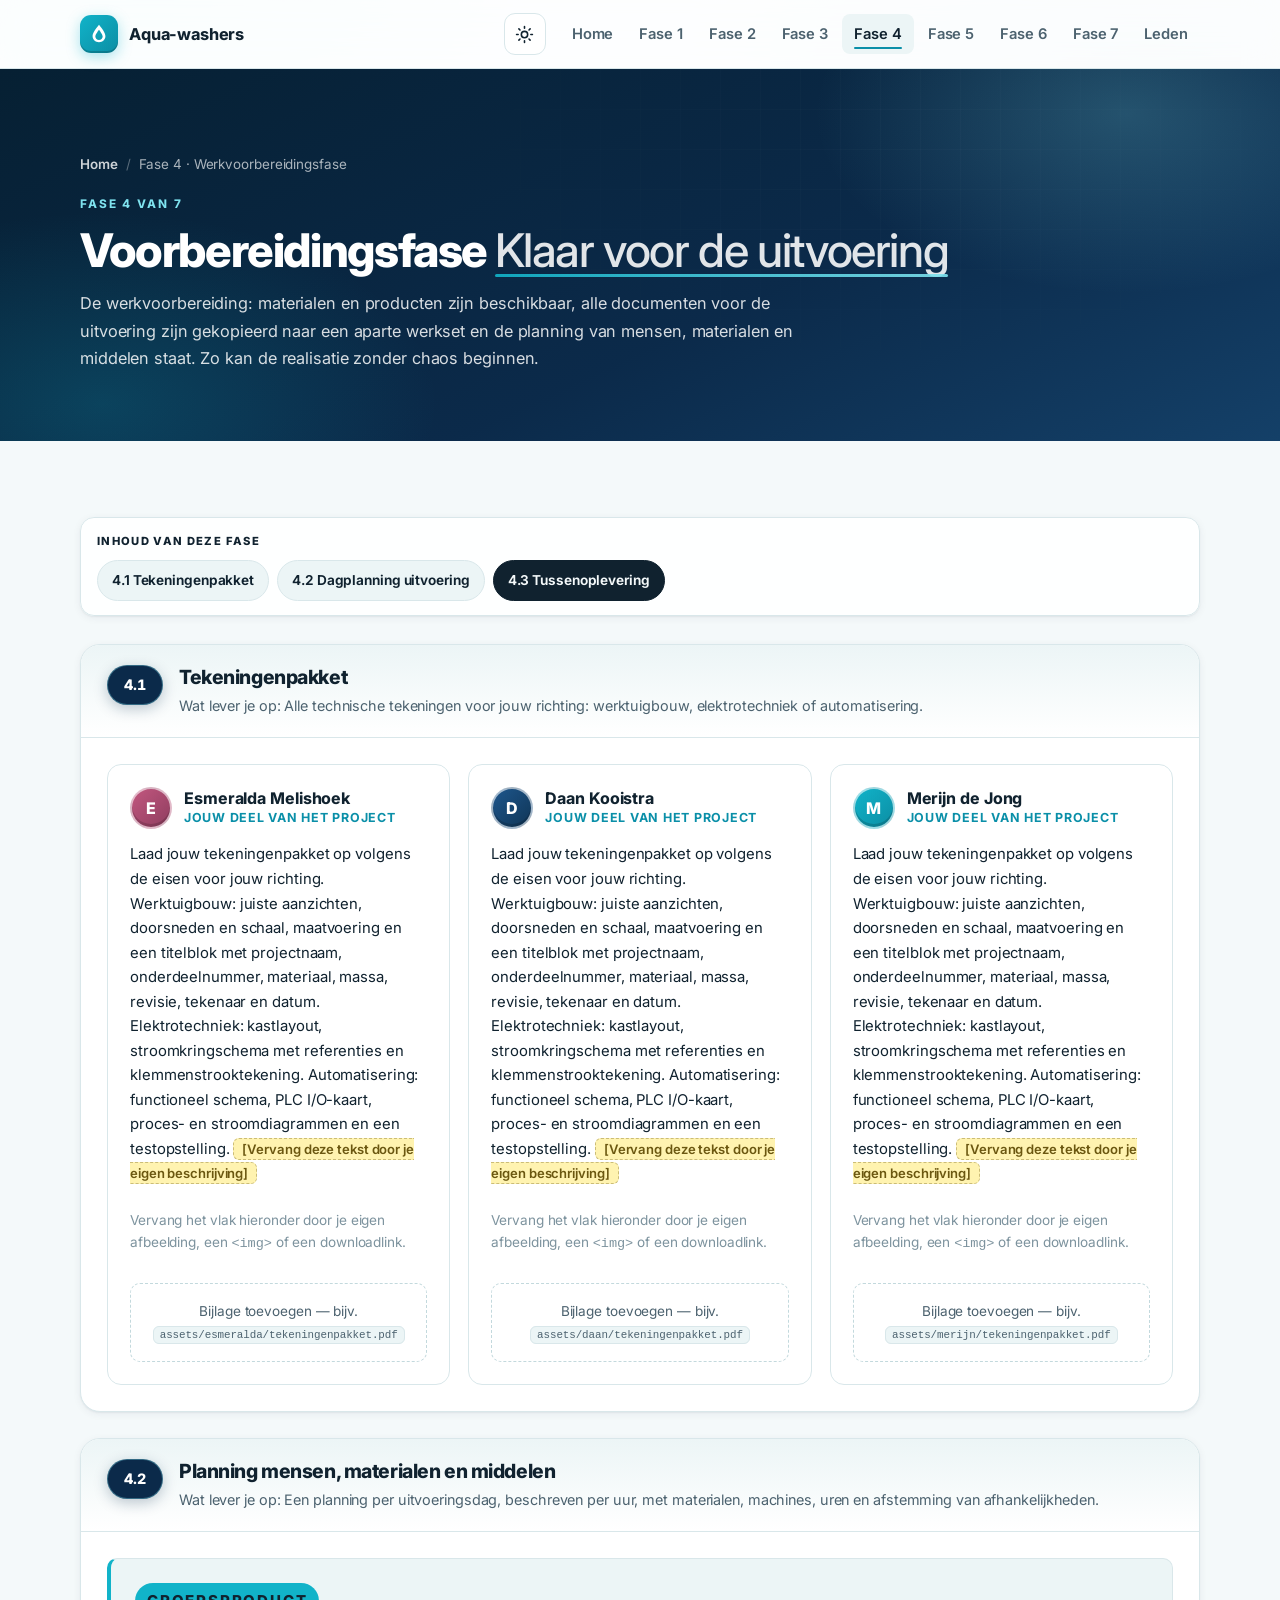
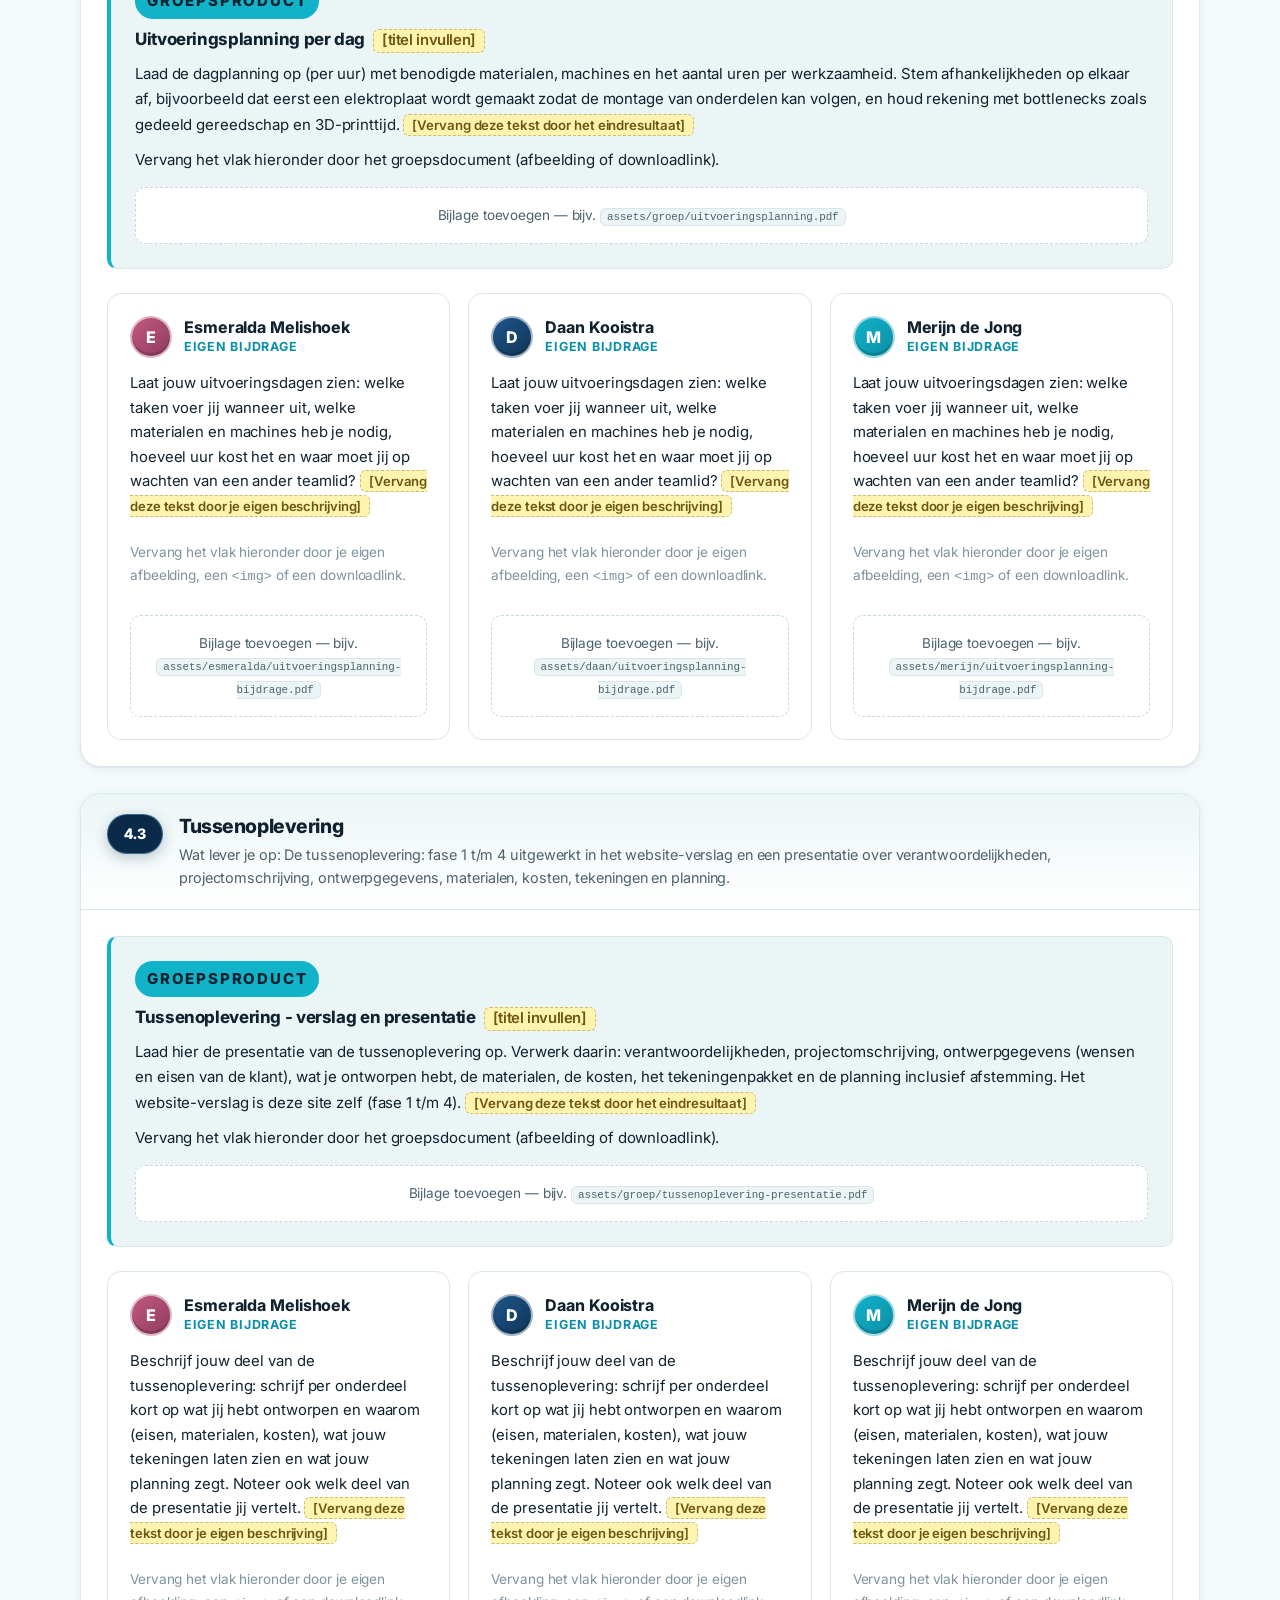
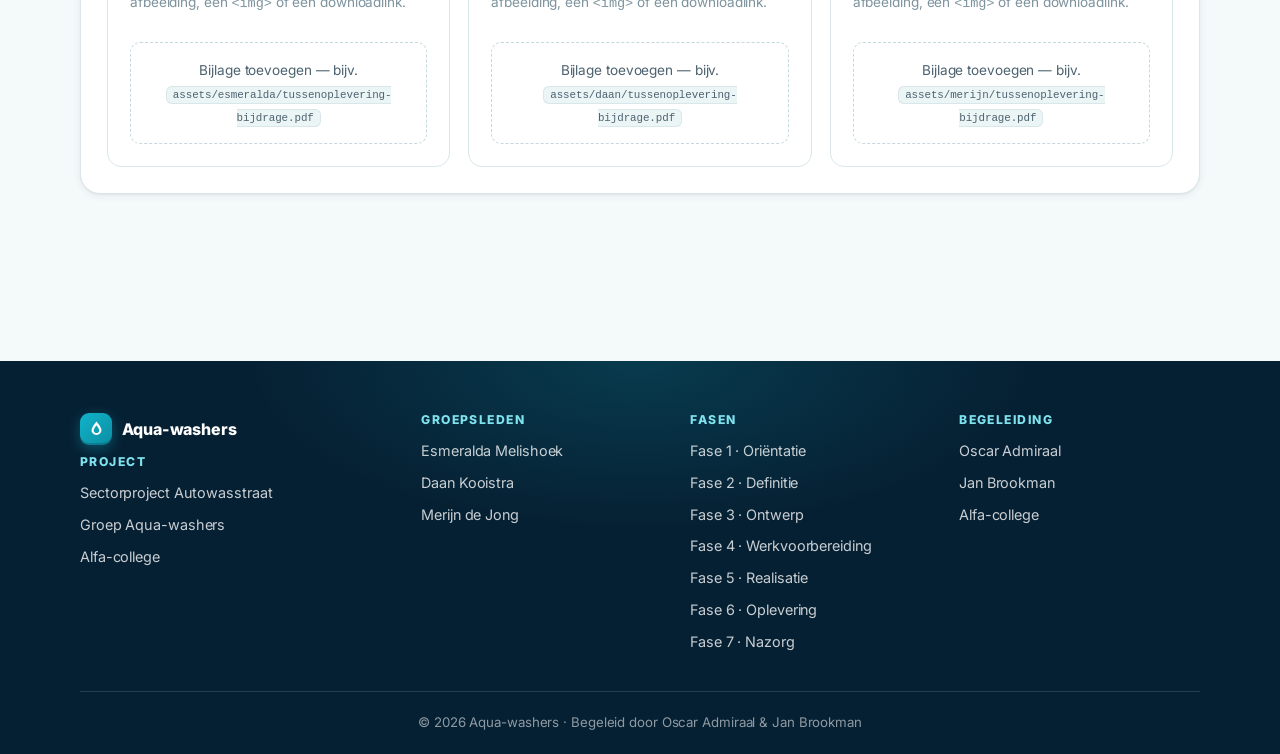
<file: fase-4.html>
<!DOCTYPE html>
<html lang="nl" data-theme="light">
<head>
  <meta charset="UTF-8">
  <meta name="viewport" content="width=device-width, initial-scale=1.0">
  <title>Fase 4 - Voorbereidingsfase | Aqua-washers</title>
  <meta name="theme-color" content="#f4f9fa">
  <meta name="color-scheme" content="light dark">
  <link rel="icon" type="image/svg+xml" href="assets/favicon.svg">
  <link rel="icon" type="image/png" sizes="32x32" href="assets/favicon-32x32.png">
  <link rel="preconnect" href="https://fonts.googleapis.com">
  <link rel="preconnect" href="https://fonts.gstatic.com" crossorigin>
  <link href="https://fonts.googleapis.com/css2?family=Inter:wght@400;500;600;700;800&display=swap" rel="stylesheet">
  <link rel="stylesheet" href="css/style.css">
  <script>
  try{(function(){var t=localStorage.getItem('aqua-theme');if(!t){t=(window.matchMedia&&matchMedia('(prefers-color-scheme: dark)').matches)?'dark':'light';}document.documentElement.setAttribute('data-theme',t);var m=document.querySelector('meta[name="theme-color"]');if(m)m.setAttribute('content',t==='dark'?'#071722':'#f4f9fa');})();}catch(e){document.documentElement.setAttribute('data-theme','light');}
  </script>
</head>
<body>
  <a class="skip-link" href="#hoofdinhoud">Direct naar inhoud</a>

  <header class="site-header">
    <div class="container nav-wrap">
      <a class="brand" href="index.html">
        <span class="brand-mark" aria-hidden="true">
          <svg width="22" height="22" viewBox="0 0 24 24" fill="currentColor">
            <path d="M12 2C8 7 5 11 5 14.5 5 18 8 21 12 21s7-3 7-6.5C19 11 16 7 12 2zm0 16.5c-2.2 0-4-1.6-4-3.7 0-2.2 4-7.4 4-7.4s4 5.2 4 7.4c0 2.1-1.8 3.7-4 3.7z"/>
          </svg>
        </span>
        <span>Aqua-washers</span>
      </a>
      <div class="nav-actions">
        <button class="theme-toggle" aria-label="Schakel donker thema in" aria-pressed="false" type="button">
          <svg class="icon-sun" width="19" height="19" viewBox="0 0 24 24" fill="none" stroke="currentColor" stroke-width="2" stroke-linecap="round" stroke-linejoin="round" aria-hidden="true"><circle cx="12" cy="12" r="4"/><path d="M12 2v2M12 20v2M4.9 4.9l1.4 1.4M17.7 17.7l1.4 1.4M2 12h2M20 12h2M4.9 19.1l1.4-1.4M17.7 6.3l1.4-1.4"/></svg>
          <svg class="icon-moon" width="19" height="19" viewBox="0 0 24 24" fill="none" stroke="currentColor" stroke-width="2" stroke-linecap="round" stroke-linejoin="round" aria-hidden="true"><path d="M21 12.8A9 9 0 1 1 11.2 3a7 7 0 0 0 9.8 9.8z"/></svg>
        </button>
        <button class="nav-toggle" aria-label="Menu openen" aria-expanded="false" aria-controls="site-nav">
          <span></span><span></span><span></span>
        </button>
      </div>
      <nav class="site-nav" id="site-nav">
        <ul>
          <li><a href="index.html">Home</a></li>
          <li><a href="fase-1.html">Fase 1</a></li>
          <li><a href="fase-2.html">Fase 2</a></li>
          <li><a href="fase-3.html">Fase 3</a></li>
          <li><a href="fase-4.html">Fase 4</a></li>
          <li><a href="fase-5.html">Fase 5</a></li>
          <li><a href="fase-6.html">Fase 6</a></li>
          <li><a href="fase-7.html">Fase 7</a></li>
<li><a href="index.html#team">Leden</a></li>
        </ul>
      </nav>
    </div>
    <span class="scroll-progress" aria-hidden="true"></span>
  </header>

  <header class="page-hero">
    <div class="container">
      <nav class="breadcrumb" aria-label="Kruimelpad"><a href="index.html">Home</a><span class="sep" aria-hidden="true">/</span><span>Fase 4 · Werkvoorbereidingsfase</span></nav>
      <span class="kicker reveal" style="--reveal-delay:0ms">Fase 4 van 7</span>
      <h1 class="reveal" style="--reveal-delay:80ms">Voorbereidingsfase <span class="accent">Klaar voor de uitvoering</span></h1>
      <p class="lead reveal" style="--reveal-delay:160ms">De werkvoorbereiding: materialen en producten zijn beschikbaar, alle documenten voor de uitvoering zijn gekopieerd naar een aparte werkset en de planning van mensen, materialen en middelen staat. Zo kan de realisatie zonder chaos beginnen.</p>
    </div>
  </header>

  <main class="sectie" id="hoofdinhoud">
    <div class="container">

      <nav class="inhoud-fase" aria-label="Inhoud van deze fase">
        <span class="inhoud-label">Inhoud van deze fase</span>
        <a href="#onderdeel-4-1">4.1 Tekeningenpakket</a>
        <a href="#onderdeel-4-2">4.2 Dagplanning uitvoering</a>
        <a href="#onderdeel-4-3">4.3 Tussenoplevering</a>
      </nav>

      <!-- ======================== 4.1 Tekeningenpakket ======================== -->
<section class="onderdeel reveal" id="onderdeel-4-1">
  <header class="onderdeel-kop">
    <span class="onderdeel-nummer">4.1</span>
    <div>
      <h2>Tekeningenpakket</h2>
      <p class="onderdeel-wat">Wat lever je op: Alle technische tekeningen voor jouw richting: werktuigbouw, elektrotechniek of automatisering.</p>
    </div>
  </header>
  <div class="onderdeel-body">
    <div class="studenten-grid reveal-child">
      <!-- VUL IN: Fase 4 - 4.1 - ESMERALDA -->
<article class="studentkaart" id="esmeralda">
  <header>
    <span class="avatar-klein esi" aria-hidden="true">E</span>
    <div>
      <h5>Esmeralda Melishoek</h5>
      <p class="kaart-label">Jouw deel van het project</p>
    </div>
  </header>
  <p>Laad jouw tekeningenpakket op volgens de eisen voor jouw richting. Werktuigbouw: juiste aanzichten, doorsneden en schaal, maatvoering en een titelblok met projectnaam, onderdeelnummer, materiaal, massa, revisie, tekenaar en datum. Elektrotechniek: kastlayout, stroomkringschema met referenties en klemmenstrooktekening. Automatisering: functioneel schema, PLC I/O-kaart, proces- en stroomdiagrammen en een testopstelling. <span class="ph">[Vervang deze tekst door je eigen beschrijving]</span></p>
  <p class="maakletwat">Vervang het vlak hieronder door je eigen afbeelding, een <code>&lt;img&gt;</code> of een downloadlink.</p>
  <div class="media-slot"><p>Bijlage toevoegen &mdash; bijv. <code>assets/esmeralda/tekeningenpakket.pdf</code></p></div>
</article>
    <!-- VUL IN: Fase 4 - 4.1 - DAAN -->
<article class="studentkaart" id="daan">
  <header>
    <span class="avatar-klein daan" aria-hidden="true">D</span>
    <div>
      <h5>Daan Kooistra</h5>
      <p class="kaart-label">Jouw deel van het project</p>
    </div>
  </header>
  <p>Laad jouw tekeningenpakket op volgens de eisen voor jouw richting. Werktuigbouw: juiste aanzichten, doorsneden en schaal, maatvoering en een titelblok met projectnaam, onderdeelnummer, materiaal, massa, revisie, tekenaar en datum. Elektrotechniek: kastlayout, stroomkringschema met referenties en klemmenstrooktekening. Automatisering: functioneel schema, PLC I/O-kaart, proces- en stroomdiagrammen en een testopstelling. <span class="ph">[Vervang deze tekst door je eigen beschrijving]</span></p>
  <p class="maakletwat">Vervang het vlak hieronder door je eigen afbeelding, een <code>&lt;img&gt;</code> of een downloadlink.</p>
  <div class="media-slot"><p>Bijlage toevoegen &mdash; bijv. <code>assets/daan/tekeningenpakket.pdf</code></p></div>
</article>
    <!-- VUL IN: Fase 4 - 4.1 - MERIJN -->
<article class="studentkaart" id="merijn">
  <header>
    <span class="avatar-klein men" aria-hidden="true">M</span>
    <div>
      <h5>Merijn de Jong</h5>
      <p class="kaart-label">Jouw deel van het project</p>
    </div>
  </header>
  <p>Laad jouw tekeningenpakket op volgens de eisen voor jouw richting. Werktuigbouw: juiste aanzichten, doorsneden en schaal, maatvoering en een titelblok met projectnaam, onderdeelnummer, materiaal, massa, revisie, tekenaar en datum. Elektrotechniek: kastlayout, stroomkringschema met referenties en klemmenstrooktekening. Automatisering: functioneel schema, PLC I/O-kaart, proces- en stroomdiagrammen en een testopstelling. <span class="ph">[Vervang deze tekst door je eigen beschrijving]</span></p>
  <p class="maakletwat">Vervang het vlak hieronder door je eigen afbeelding, een <code>&lt;img&gt;</code> of een downloadlink.</p>
  <div class="media-slot"><p>Bijlage toevoegen &mdash; bijv. <code>assets/merijn/tekeningenpakket.pdf</code></p></div>
</article>
    
    </div>
  </div>
</section>
      <!-- ======================== 4.2 Planning mensen, materialen en middelen ======================== -->
<section class="onderdeel reveal" id="onderdeel-4-2">
  <header class="onderdeel-kop">
    <span class="onderdeel-nummer">4.2</span>
    <div>
      <h2>Planning mensen, materialen en middelen</h2>
      <p class="onderdeel-wat">Wat lever je op: Een planning per uitvoeringsdag, beschreven per uur, met materialen, machines, uren en afstemming van afhankelijkheden.</p>
    </div>
  </header>
  <div class="onderdeel-body">
<div class="groepsproduct">
  <p class="groeps-tag">Groepsproduct</p>
  <h4>Uitvoeringsplanning per dag <span class="ph">[titel invullen]</span></h4>
  <p>Laad de dagplanning op (per uur) met benodigde materialen, machines en het aantal uren per werkzaamheid. Stem afhankelijkheden op elkaar af, bijvoorbeeld dat eerst een elektroplaat wordt gemaakt zodat de montage van onderdelen kan volgen, en houd rekening met bottlenecks zoals gedeeld gereedschap en 3D-printtijd. <span class="ph">[Vervang deze tekst door het eindresultaat]</span></p>
  <p class="maakletwat">Vervang het vlak hieronder door het groepsdocument (afbeelding of downloadlink).</p>
  <div class="media-slot"><p>Bijlage toevoegen &mdash; bijv. <code>assets/groep/uitvoeringsplanning.pdf</code></p></div>
</div>
        <div class="studenten-grid reveal-child">
      <!-- VUL IN: Fase 4 - 4.2 - ESMERALDA -->
<article class="studentkaart">
  <header>
    <span class="avatar-klein esi" aria-hidden="true">E</span>
    <div>
      <h5>Esmeralda Melishoek</h5>
      <p class="kaart-label">Eigen bijdrage</p>
    </div>
  </header>
  <p>Laat jouw uitvoeringsdagen zien: welke taken voer jij wanneer uit, welke materialen en machines heb je nodig, hoeveel uur kost het en waar moet jij op wachten van een ander teamlid? <span class="ph">[Vervang deze tekst door je eigen beschrijving]</span></p>
  <p class="maakletwat">Vervang het vlak hieronder door je eigen afbeelding, een <code>&lt;img&gt;</code> of een downloadlink.</p>
  <div class="media-slot"><p>Bijlage toevoegen &mdash; bijv. <code>assets/esmeralda/uitvoeringsplanning-bijdrage.pdf</code></p></div>
</article>
    <!-- VUL IN: Fase 4 - 4.2 - DAAN -->
<article class="studentkaart">
  <header>
    <span class="avatar-klein daan" aria-hidden="true">D</span>
    <div>
      <h5>Daan Kooistra</h5>
      <p class="kaart-label">Eigen bijdrage</p>
    </div>
  </header>
  <p>Laat jouw uitvoeringsdagen zien: welke taken voer jij wanneer uit, welke materialen en machines heb je nodig, hoeveel uur kost het en waar moet jij op wachten van een ander teamlid? <span class="ph">[Vervang deze tekst door je eigen beschrijving]</span></p>
  <p class="maakletwat">Vervang het vlak hieronder door je eigen afbeelding, een <code>&lt;img&gt;</code> of een downloadlink.</p>
  <div class="media-slot"><p>Bijlage toevoegen &mdash; bijv. <code>assets/daan/uitvoeringsplanning-bijdrage.pdf</code></p></div>
</article>
    <!-- VUL IN: Fase 4 - 4.2 - MERIJN -->
<article class="studentkaart">
  <header>
    <span class="avatar-klein men" aria-hidden="true">M</span>
    <div>
      <h5>Merijn de Jong</h5>
      <p class="kaart-label">Eigen bijdrage</p>
    </div>
  </header>
  <p>Laat jouw uitvoeringsdagen zien: welke taken voer jij wanneer uit, welke materialen en machines heb je nodig, hoeveel uur kost het en waar moet jij op wachten van een ander teamlid? <span class="ph">[Vervang deze tekst door je eigen beschrijving]</span></p>
  <p class="maakletwat">Vervang het vlak hieronder door je eigen afbeelding, een <code>&lt;img&gt;</code> of een downloadlink.</p>
  <div class="media-slot"><p>Bijlage toevoegen &mdash; bijv. <code>assets/merijn/uitvoeringsplanning-bijdrage.pdf</code></p></div>
</article>
    
    </div>
  </div>
</section>
      <!-- ======================== 4.3 Tussenoplevering ======================== -->
<section class="onderdeel reveal" id="onderdeel-4-3">
  <header class="onderdeel-kop">
    <span class="onderdeel-nummer">4.3</span>
    <div>
      <h2>Tussenoplevering</h2>
      <p class="onderdeel-wat">Wat lever je op: De tussenoplevering: fase 1 t/m 4 uitgewerkt in het website-verslag en een presentatie over verantwoordelijkheden, projectomschrijving, ontwerpgegevens, materialen, kosten, tekeningen en planning.</p>
    </div>
  </header>
  <div class="onderdeel-body">
<div class="groepsproduct">
  <p class="groeps-tag">Groepsproduct</p>
  <h4>Tussenoplevering - verslag en presentatie <span class="ph">[titel invullen]</span></h4>
  <p>Laad hier de presentatie van de tussenoplevering op. Verwerk daarin: verantwoordelijkheden, projectomschrijving, ontwerpgegevens (wensen en eisen van de klant), wat je ontworpen hebt, de materialen, de kosten, het tekeningenpakket en de planning inclusief afstemming. Het website-verslag is deze site zelf (fase 1 t/m 4). <span class="ph">[Vervang deze tekst door het eindresultaat]</span></p>
  <p class="maakletwat">Vervang het vlak hieronder door het groepsdocument (afbeelding of downloadlink).</p>
  <div class="media-slot"><p>Bijlage toevoegen &mdash; bijv. <code>assets/groep/tussenoplevering-presentatie.pdf</code></p></div>
</div>
        <div class="studenten-grid reveal-child">
      <!-- VUL IN: Fase 4 - 4.3 - ESMERALDA -->
<article class="studentkaart">
  <header>
    <span class="avatar-klein esi" aria-hidden="true">E</span>
    <div>
      <h5>Esmeralda Melishoek</h5>
      <p class="kaart-label">Eigen bijdrage</p>
    </div>
  </header>
  <p>Beschrijf jouw deel van de tussenoplevering: schrijf per onderdeel kort op wat jij hebt ontworpen en waarom (eisen, materialen, kosten), wat jouw tekeningen laten zien en wat jouw planning zegt. Noteer ook welk deel van de presentatie jij vertelt. <span class="ph">[Vervang deze tekst door je eigen beschrijving]</span></p>
  <p class="maakletwat">Vervang het vlak hieronder door je eigen afbeelding, een <code>&lt;img&gt;</code> of een downloadlink.</p>
  <div class="media-slot"><p>Bijlage toevoegen &mdash; bijv. <code>assets/esmeralda/tussenoplevering-bijdrage.pdf</code></p></div>
</article>
    <!-- VUL IN: Fase 4 - 4.3 - DAAN -->
<article class="studentkaart">
  <header>
    <span class="avatar-klein daan" aria-hidden="true">D</span>
    <div>
      <h5>Daan Kooistra</h5>
      <p class="kaart-label">Eigen bijdrage</p>
    </div>
  </header>
  <p>Beschrijf jouw deel van de tussenoplevering: schrijf per onderdeel kort op wat jij hebt ontworpen en waarom (eisen, materialen, kosten), wat jouw tekeningen laten zien en wat jouw planning zegt. Noteer ook welk deel van de presentatie jij vertelt. <span class="ph">[Vervang deze tekst door je eigen beschrijving]</span></p>
  <p class="maakletwat">Vervang het vlak hieronder door je eigen afbeelding, een <code>&lt;img&gt;</code> of een downloadlink.</p>
  <div class="media-slot"><p>Bijlage toevoegen &mdash; bijv. <code>assets/daan/tussenoplevering-bijdrage.pdf</code></p></div>
</article>
    <!-- VUL IN: Fase 4 - 4.3 - MERIJN -->
<article class="studentkaart">
  <header>
    <span class="avatar-klein men" aria-hidden="true">M</span>
    <div>
      <h5>Merijn de Jong</h5>
      <p class="kaart-label">Eigen bijdrage</p>
    </div>
  </header>
  <p>Beschrijf jouw deel van de tussenoplevering: schrijf per onderdeel kort op wat jij hebt ontworpen en waarom (eisen, materialen, kosten), wat jouw tekeningen laten zien en wat jouw planning zegt. Noteer ook welk deel van de presentatie jij vertelt. <span class="ph">[Vervang deze tekst door je eigen beschrijving]</span></p>
  <p class="maakletwat">Vervang het vlak hieronder door je eigen afbeelding, een <code>&lt;img&gt;</code> of een downloadlink.</p>
  <div class="media-slot"><p>Bijlage toevoegen &mdash; bijv. <code>assets/merijn/tussenoplevering-bijdrage.pdf</code></p></div>
</article>
    
    </div>
  </div>
</section>

<!-- TIJDELIJK VERBORGEN (leden): verwijder deze commentaar-markers om terug te zetten -->
<!--
      <div class="profiel-links"><a href="student-esmeralda.html">Profiel Esmeralda</a> &middot; <a href="student-daan.html">Profiel Daan</a> &middot; <a href="student-merijn.html">Profiel Merijn →</a></div>
-->
<!-- EINDE TIJDELIJK VERBORGEN -->

    </div>
  </main>

  <footer class="site-footer">
    <div class="container">
      <div class="footer-grid">
        <div>
          <div class="brand-mini"><span class="brand-mark" aria-hidden="true" style="width:32px;height:32px;border-radius:9px;"><svg width="17" height="17" viewBox="0 0 24 24" fill="currentColor"><path d="M12 2C8 7 5 11 5 14.5 5 18 8 21 12 21s7-3 7-6.5C19 11 16 7 12 2zm0 16.5c-2.2 0-4-1.6-4-3.7 0-2.2 4-7.4 4-7.4s4 5.2 4 7.4c0 2.1-1.8 3.7-4 3.7z"/></svg></span><span>Aqua-washers</span></div>
          <h4>Project</h4>
          <ul>
            <li>Sectorproject Autowasstraat</li>
            <li>Groep Aqua-washers</li>
            <li>Alfa-college</li>
          </ul>
        </div>
        <div>
          <h4>Groepsleden</h4>
          <ul>
            <li>Esmeralda Melishoek</li>
            <li>Daan Kooistra</li>
            <li>Merijn de Jong</li>
          </ul>
        </div>
        <div>
          <h4>Fasen</h4>
          <ul>
            <li><a href="fase-1.html">Fase 1 &middot; Ori&#235;ntatie</a></li>
            <li><a href="fase-2.html">Fase 2 &middot; Definitie</a></li>
            <li><a href="fase-3.html">Fase 3 &middot; Ontwerp</a></li>
            <li><a href="fase-4.html">Fase 4 &middot; Werkvoorbereiding</a></li>
            <li><a href="fase-5.html">Fase 5 &middot; Realisatie</a></li>
            <li><a href="fase-6.html">Fase 6 &middot; Oplevering</a></li>
            <li><a href="fase-7.html">Fase 7 &middot; Nazorg</a></li>
          </ul>
        </div>
        <div>
          <h4>Begeleiding</h4>
          <ul>
            <li>Oscar Admiraal</li>
            <li>Jan Brookman</li>
            <li>Alfa-college</li>
          </ul>
        </div>
      </div>
      <p class="bottom">&copy; <span data-jaar>2026</span> Aqua-washers &middot; Begeleid door Oscar Admiraal &amp; Jan Brookman</p>
    </div>
  </footer>

  <button class="back-to-top" aria-label="Terug naar boven" type="button">
    <svg width="18" height="18" viewBox="0 0 24 24" fill="none" stroke="currentColor" stroke-width="2.2" stroke-linecap="round" stroke-linejoin="round" aria-hidden="true"><path d="M12 19V5M5 12l7-7 7 7"/></svg>
  </button>
  <script src="js/main.js"></script>
</body>
</html>
</file>
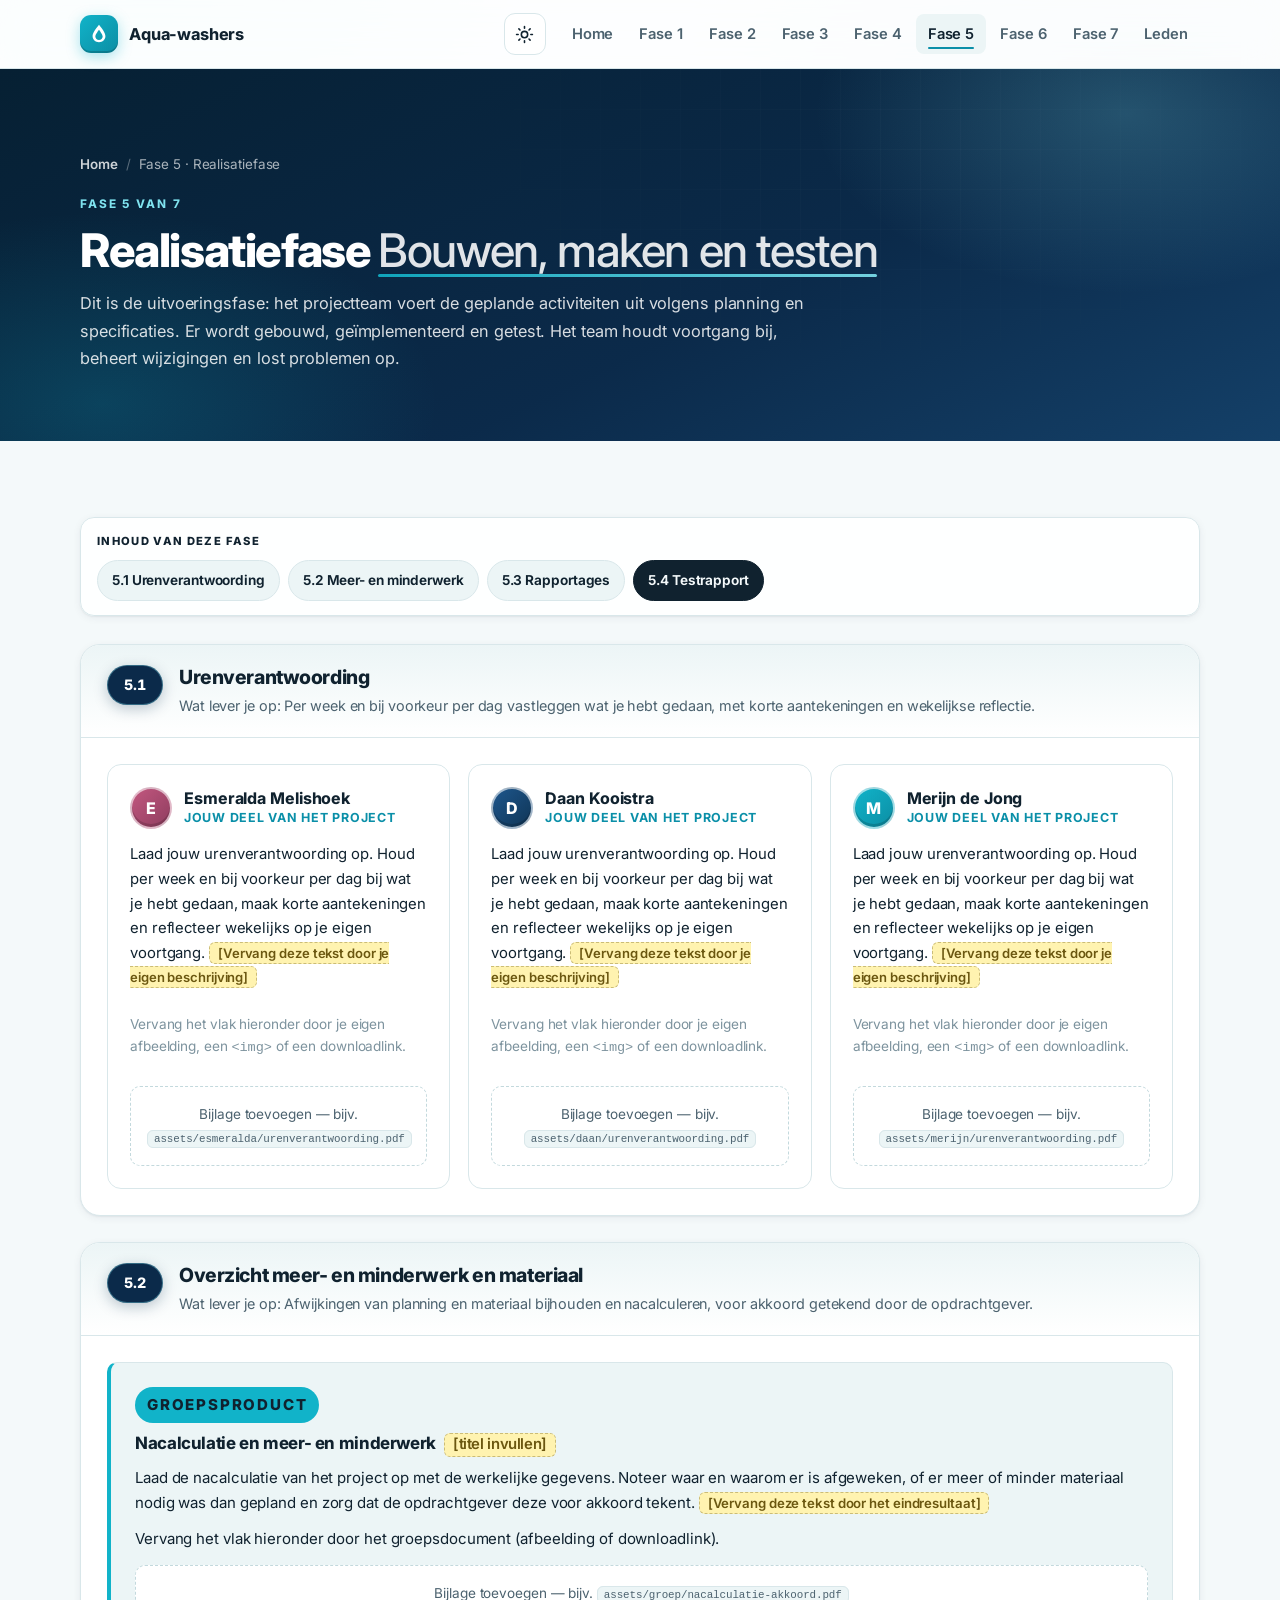
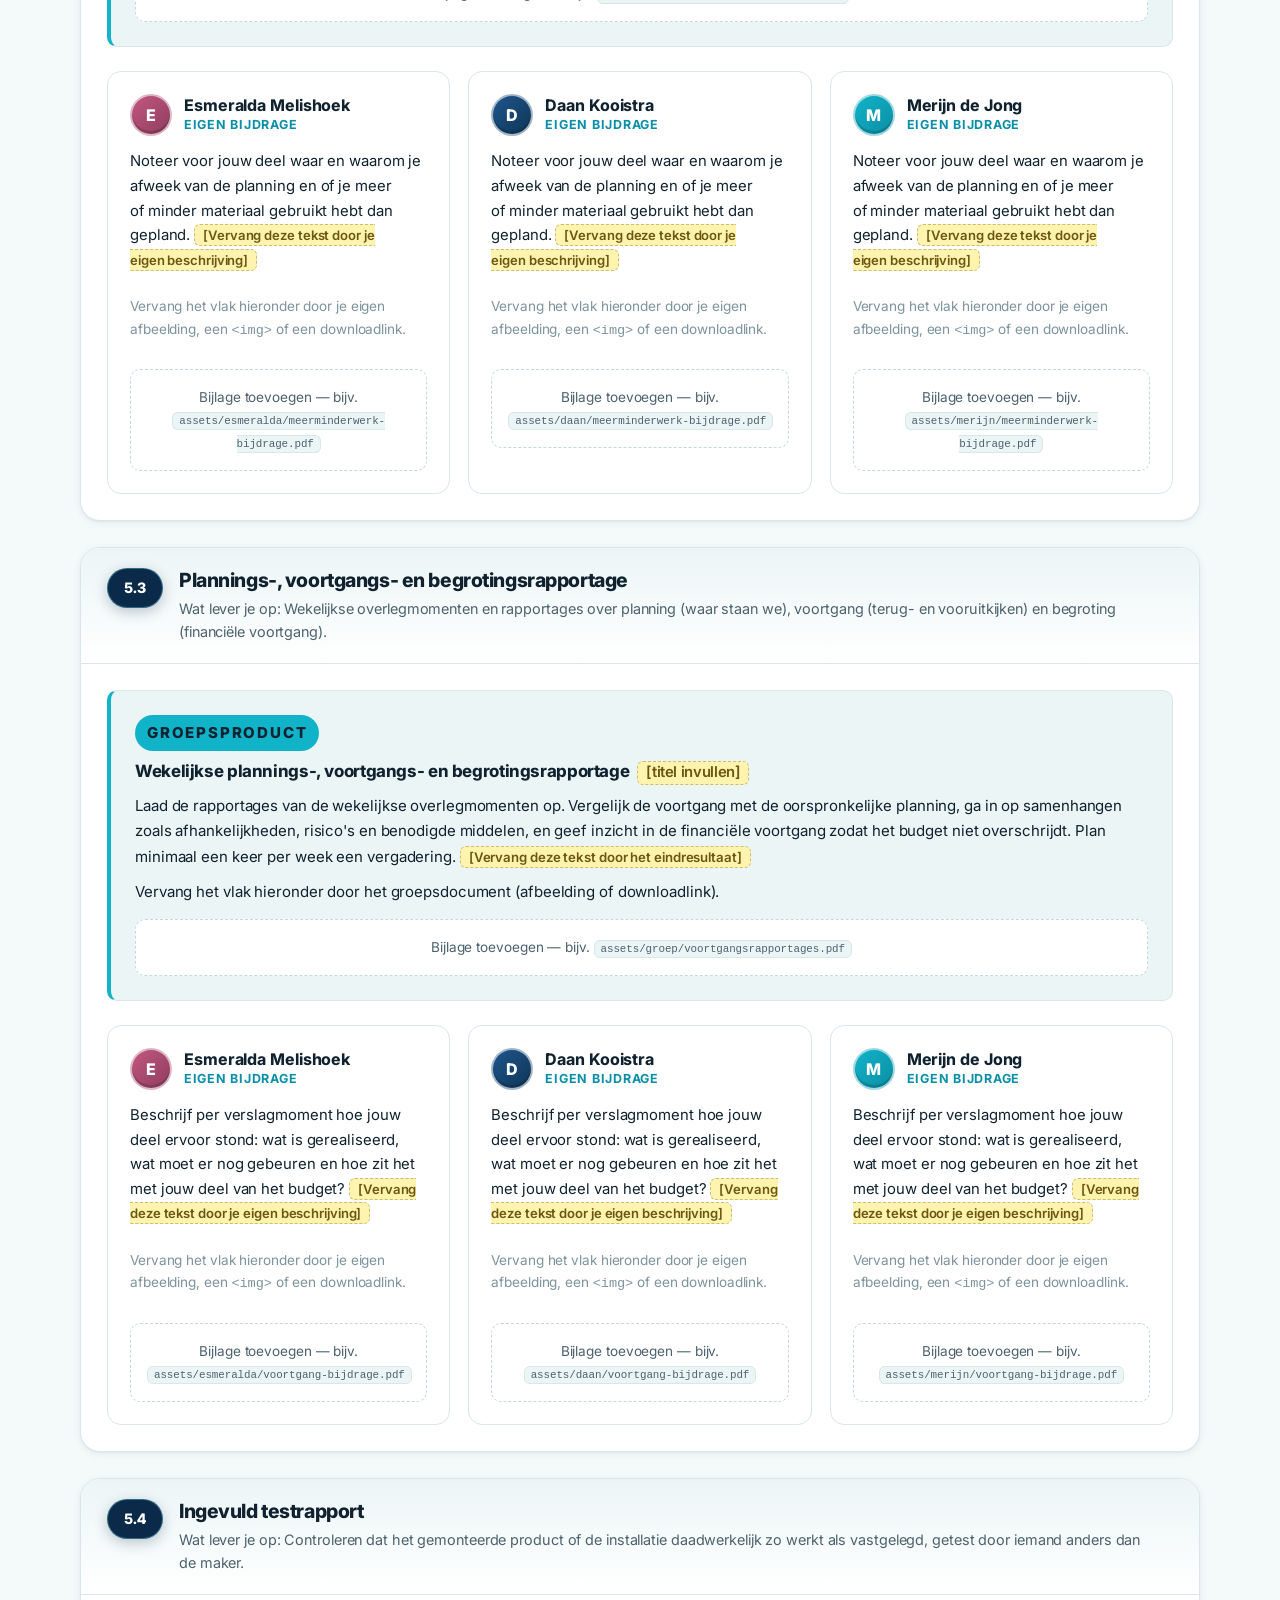
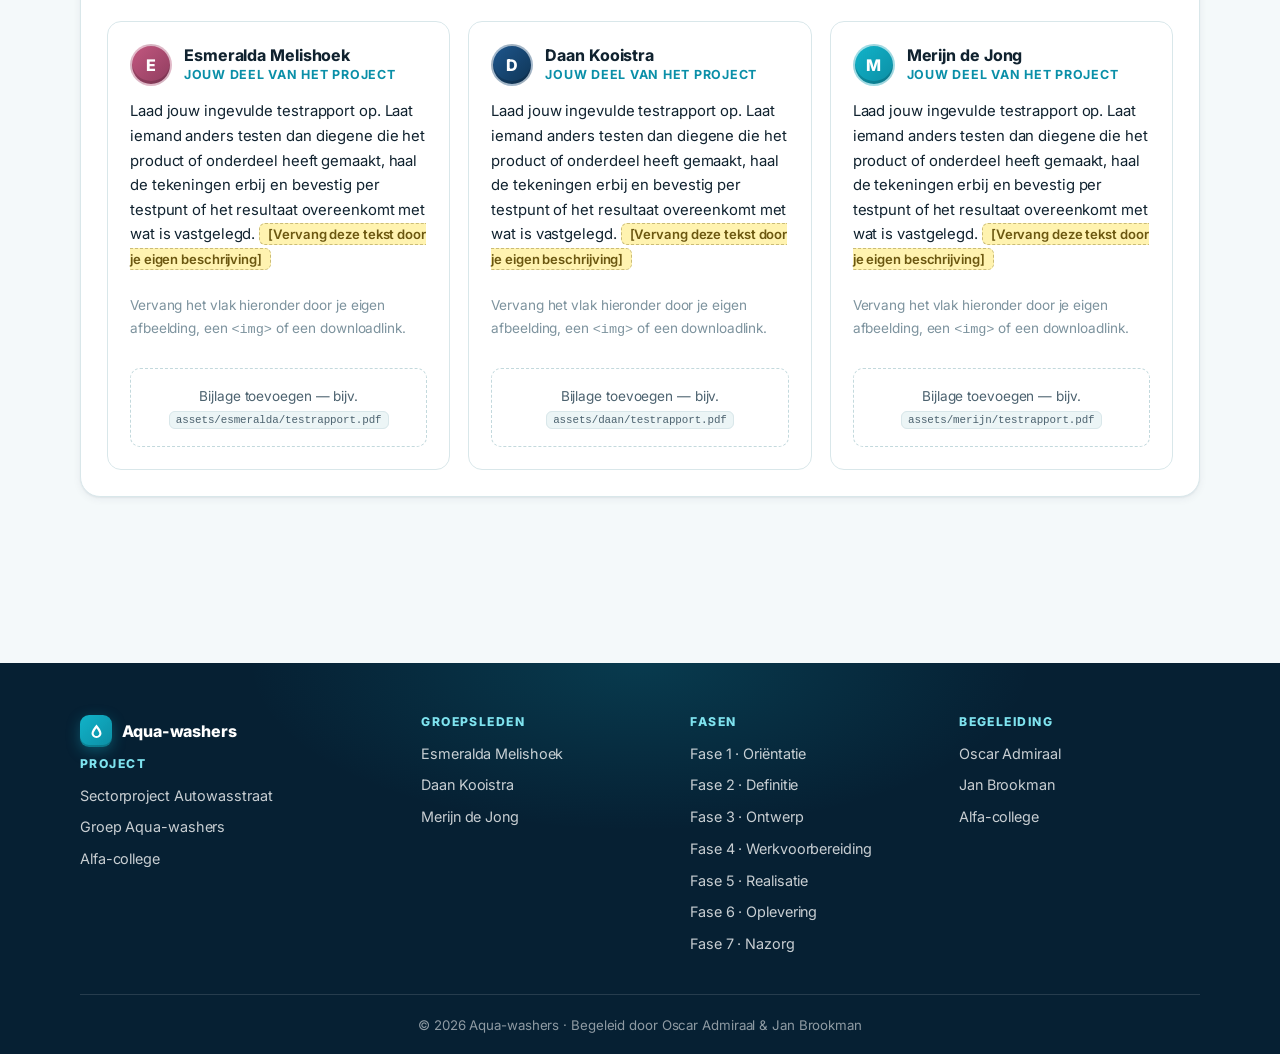
<file: fase-5.html>
<!DOCTYPE html>
<html lang="nl" data-theme="light">
<head>
  <meta charset="UTF-8">
  <meta name="viewport" content="width=device-width, initial-scale=1.0">
  <title>Fase 5 - Realisatiefase | Aqua-washers</title>
  <meta name="theme-color" content="#f4f9fa">
  <meta name="color-scheme" content="light dark">
  <link rel="icon" type="image/svg+xml" href="assets/favicon.svg">
  <link rel="icon" type="image/png" sizes="32x32" href="assets/favicon-32x32.png">
  <link rel="preconnect" href="https://fonts.googleapis.com">
  <link rel="preconnect" href="https://fonts.gstatic.com" crossorigin>
  <link href="https://fonts.googleapis.com/css2?family=Inter:wght@400;500;600;700;800&display=swap" rel="stylesheet">
  <link rel="stylesheet" href="css/style.css">
  <script>
  try{(function(){var t=localStorage.getItem('aqua-theme');if(!t){t=(window.matchMedia&&matchMedia('(prefers-color-scheme: dark)').matches)?'dark':'light';}document.documentElement.setAttribute('data-theme',t);var m=document.querySelector('meta[name="theme-color"]');if(m)m.setAttribute('content',t==='dark'?'#071722':'#f4f9fa');})();}catch(e){document.documentElement.setAttribute('data-theme','light');}
  </script>
</head>
<body>
  <a class="skip-link" href="#hoofdinhoud">Direct naar inhoud</a>

  <header class="site-header">
    <div class="container nav-wrap">
      <a class="brand" href="index.html">
        <span class="brand-mark" aria-hidden="true">
          <svg width="22" height="22" viewBox="0 0 24 24" fill="currentColor">
            <path d="M12 2C8 7 5 11 5 14.5 5 18 8 21 12 21s7-3 7-6.5C19 11 16 7 12 2zm0 16.5c-2.2 0-4-1.6-4-3.7 0-2.2 4-7.4 4-7.4s4 5.2 4 7.4c0 2.1-1.8 3.7-4 3.7z"/>
          </svg>
        </span>
        <span>Aqua-washers</span>
      </a>
      <div class="nav-actions">
        <button class="theme-toggle" aria-label="Schakel donker thema in" aria-pressed="false" type="button">
          <svg class="icon-sun" width="19" height="19" viewBox="0 0 24 24" fill="none" stroke="currentColor" stroke-width="2" stroke-linecap="round" stroke-linejoin="round" aria-hidden="true"><circle cx="12" cy="12" r="4"/><path d="M12 2v2M12 20v2M4.9 4.9l1.4 1.4M17.7 17.7l1.4 1.4M2 12h2M20 12h2M4.9 19.1l1.4-1.4M17.7 6.3l1.4-1.4"/></svg>
          <svg class="icon-moon" width="19" height="19" viewBox="0 0 24 24" fill="none" stroke="currentColor" stroke-width="2" stroke-linecap="round" stroke-linejoin="round" aria-hidden="true"><path d="M21 12.8A9 9 0 1 1 11.2 3a7 7 0 0 0 9.8 9.8z"/></svg>
        </button>
        <button class="nav-toggle" aria-label="Menu openen" aria-expanded="false" aria-controls="site-nav">
          <span></span><span></span><span></span>
        </button>
      </div>
      <nav class="site-nav" id="site-nav">
        <ul>
          <li><a href="index.html">Home</a></li>
          <li><a href="fase-1.html">Fase 1</a></li>
          <li><a href="fase-2.html">Fase 2</a></li>
          <li><a href="fase-3.html">Fase 3</a></li>
          <li><a href="fase-4.html">Fase 4</a></li>
          <li><a href="fase-5.html">Fase 5</a></li>
          <li><a href="fase-6.html">Fase 6</a></li>
          <li><a href="fase-7.html">Fase 7</a></li>
<li><a href="index.html#team">Leden</a></li>
        </ul>
      </nav>
    </div>
    <span class="scroll-progress" aria-hidden="true"></span>
  </header>

  <header class="page-hero">
    <div class="container">
      <nav class="breadcrumb" aria-label="Kruimelpad"><a href="index.html">Home</a><span class="sep" aria-hidden="true">/</span><span>Fase 5 · Realisatiefase</span></nav>
      <span class="kicker reveal" style="--reveal-delay:0ms">Fase 5 van 7</span>
      <h1 class="reveal" style="--reveal-delay:80ms">Realisatiefase <span class="accent">Bouwen, maken en testen</span></h1>
      <p class="lead reveal" style="--reveal-delay:160ms">Dit is de uitvoeringsfase: het projectteam voert de geplande activiteiten uit volgens planning en specificaties. Er wordt gebouwd, geïmplementeerd en getest. Het team houdt voortgang bij, beheert wijzigingen en lost problemen op.</p>
    </div>
  </header>

  <main class="sectie" id="hoofdinhoud">
    <div class="container">

      <nav class="inhoud-fase" aria-label="Inhoud van deze fase">
        <span class="inhoud-label">Inhoud van deze fase</span>
        <a href="#onderdeel-5-1">5.1 Urenverantwoording</a>
        <a href="#onderdeel-5-2">5.2 Meer- en minderwerk</a>
        <a href="#onderdeel-5-3">5.3 Rapportages</a>
        <a href="#onderdeel-5-4">5.4 Testrapport</a>
      </nav>

      <!-- ======================== 5.1 Urenverantwoording ======================== -->
<section class="onderdeel reveal" id="onderdeel-5-1">
  <header class="onderdeel-kop">
    <span class="onderdeel-nummer">5.1</span>
    <div>
      <h2>Urenverantwoording</h2>
      <p class="onderdeel-wat">Wat lever je op: Per week en bij voorkeur per dag vastleggen wat je hebt gedaan, met korte aantekeningen en wekelijkse reflectie.</p>
    </div>
  </header>
  <div class="onderdeel-body">
    <div class="studenten-grid reveal-child">
      <!-- VUL IN: Fase 5 - 5.1 - ESMERALDA -->
<article class="studentkaart" id="esmeralda">
  <header>
    <span class="avatar-klein esi" aria-hidden="true">E</span>
    <div>
      <h5>Esmeralda Melishoek</h5>
      <p class="kaart-label">Jouw deel van het project</p>
    </div>
  </header>
  <p>Laad jouw urenverantwoording op. Houd per week en bij voorkeur per dag bij wat je hebt gedaan, maak korte aantekeningen en reflecteer wekelijks op je eigen voortgang. <span class="ph">[Vervang deze tekst door je eigen beschrijving]</span></p>
  <p class="maakletwat">Vervang het vlak hieronder door je eigen afbeelding, een <code>&lt;img&gt;</code> of een downloadlink.</p>
  <div class="media-slot"><p>Bijlage toevoegen &mdash; bijv. <code>assets/esmeralda/urenverantwoording.pdf</code></p></div>
</article>
    <!-- VUL IN: Fase 5 - 5.1 - DAAN -->
<article class="studentkaart" id="daan">
  <header>
    <span class="avatar-klein daan" aria-hidden="true">D</span>
    <div>
      <h5>Daan Kooistra</h5>
      <p class="kaart-label">Jouw deel van het project</p>
    </div>
  </header>
  <p>Laad jouw urenverantwoording op. Houd per week en bij voorkeur per dag bij wat je hebt gedaan, maak korte aantekeningen en reflecteer wekelijks op je eigen voortgang. <span class="ph">[Vervang deze tekst door je eigen beschrijving]</span></p>
  <p class="maakletwat">Vervang het vlak hieronder door je eigen afbeelding, een <code>&lt;img&gt;</code> of een downloadlink.</p>
  <div class="media-slot"><p>Bijlage toevoegen &mdash; bijv. <code>assets/daan/urenverantwoording.pdf</code></p></div>
</article>
    <!-- VUL IN: Fase 5 - 5.1 - MERIJN -->
<article class="studentkaart" id="merijn">
  <header>
    <span class="avatar-klein men" aria-hidden="true">M</span>
    <div>
      <h5>Merijn de Jong</h5>
      <p class="kaart-label">Jouw deel van het project</p>
    </div>
  </header>
  <p>Laad jouw urenverantwoording op. Houd per week en bij voorkeur per dag bij wat je hebt gedaan, maak korte aantekeningen en reflecteer wekelijks op je eigen voortgang. <span class="ph">[Vervang deze tekst door je eigen beschrijving]</span></p>
  <p class="maakletwat">Vervang het vlak hieronder door je eigen afbeelding, een <code>&lt;img&gt;</code> of een downloadlink.</p>
  <div class="media-slot"><p>Bijlage toevoegen &mdash; bijv. <code>assets/merijn/urenverantwoording.pdf</code></p></div>
</article>
    
    </div>
  </div>
</section>
      <!-- ======================== 5.2 Overzicht meer- en minderwerk en materiaal ======================== -->
<section class="onderdeel reveal" id="onderdeel-5-2">
  <header class="onderdeel-kop">
    <span class="onderdeel-nummer">5.2</span>
    <div>
      <h2>Overzicht meer- en minderwerk en materiaal</h2>
      <p class="onderdeel-wat">Wat lever je op: Afwijkingen van planning en materiaal bijhouden en nacalculeren, voor akkoord getekend door de opdrachtgever.</p>
    </div>
  </header>
  <div class="onderdeel-body">
<div class="groepsproduct">
  <p class="groeps-tag">Groepsproduct</p>
  <h4>Nacalculatie en meer- en minderwerk <span class="ph">[titel invullen]</span></h4>
  <p>Laad de nacalculatie van het project op met de werkelijke gegevens. Noteer waar en waarom er is afgeweken, of er meer of minder materiaal nodig was dan gepland en zorg dat de opdrachtgever deze voor akkoord tekent. <span class="ph">[Vervang deze tekst door het eindresultaat]</span></p>
  <p class="maakletwat">Vervang het vlak hieronder door het groepsdocument (afbeelding of downloadlink).</p>
  <div class="media-slot"><p>Bijlage toevoegen &mdash; bijv. <code>assets/groep/nacalculatie-akkoord.pdf</code></p></div>
</div>
        <div class="studenten-grid reveal-child">
      <!-- VUL IN: Fase 5 - 5.2 - ESMERALDA -->
<article class="studentkaart">
  <header>
    <span class="avatar-klein esi" aria-hidden="true">E</span>
    <div>
      <h5>Esmeralda Melishoek</h5>
      <p class="kaart-label">Eigen bijdrage</p>
    </div>
  </header>
  <p>Noteer voor jouw deel waar en waarom je afweek van de planning en of je meer of minder materiaal gebruikt hebt dan gepland. <span class="ph">[Vervang deze tekst door je eigen beschrijving]</span></p>
  <p class="maakletwat">Vervang het vlak hieronder door je eigen afbeelding, een <code>&lt;img&gt;</code> of een downloadlink.</p>
  <div class="media-slot"><p>Bijlage toevoegen &mdash; bijv. <code>assets/esmeralda/meerminderwerk-bijdrage.pdf</code></p></div>
</article>
    <!-- VUL IN: Fase 5 - 5.2 - DAAN -->
<article class="studentkaart">
  <header>
    <span class="avatar-klein daan" aria-hidden="true">D</span>
    <div>
      <h5>Daan Kooistra</h5>
      <p class="kaart-label">Eigen bijdrage</p>
    </div>
  </header>
  <p>Noteer voor jouw deel waar en waarom je afweek van de planning en of je meer of minder materiaal gebruikt hebt dan gepland. <span class="ph">[Vervang deze tekst door je eigen beschrijving]</span></p>
  <p class="maakletwat">Vervang het vlak hieronder door je eigen afbeelding, een <code>&lt;img&gt;</code> of een downloadlink.</p>
  <div class="media-slot"><p>Bijlage toevoegen &mdash; bijv. <code>assets/daan/meerminderwerk-bijdrage.pdf</code></p></div>
</article>
    <!-- VUL IN: Fase 5 - 5.2 - MERIJN -->
<article class="studentkaart">
  <header>
    <span class="avatar-klein men" aria-hidden="true">M</span>
    <div>
      <h5>Merijn de Jong</h5>
      <p class="kaart-label">Eigen bijdrage</p>
    </div>
  </header>
  <p>Noteer voor jouw deel waar en waarom je afweek van de planning en of je meer of minder materiaal gebruikt hebt dan gepland. <span class="ph">[Vervang deze tekst door je eigen beschrijving]</span></p>
  <p class="maakletwat">Vervang het vlak hieronder door je eigen afbeelding, een <code>&lt;img&gt;</code> of een downloadlink.</p>
  <div class="media-slot"><p>Bijlage toevoegen &mdash; bijv. <code>assets/merijn/meerminderwerk-bijdrage.pdf</code></p></div>
</article>
    
    </div>
  </div>
</section>
      <!-- ======================== 5.3 Plannings-, voortgangs- en begrotingsrapportage ======================== -->
<section class="onderdeel reveal" id="onderdeel-5-3">
  <header class="onderdeel-kop">
    <span class="onderdeel-nummer">5.3</span>
    <div>
      <h2>Plannings-, voortgangs- en begrotingsrapportage</h2>
      <p class="onderdeel-wat">Wat lever je op: Wekelijkse overlegmomenten en rapportages over planning (waar staan we), voortgang (terug- en vooruitkijken) en begroting (financiële voortgang).</p>
    </div>
  </header>
  <div class="onderdeel-body">
<div class="groepsproduct">
  <p class="groeps-tag">Groepsproduct</p>
  <h4>Wekelijkse plannings-, voortgangs- en begrotingsrapportage <span class="ph">[titel invullen]</span></h4>
  <p>Laad de rapportages van de wekelijkse overlegmomenten op. Vergelijk de voortgang met de oorspronkelijke planning, ga in op samenhangen zoals afhankelijkheden, risico's en benodigde middelen, en geef inzicht in de financiële voortgang zodat het budget niet overschrijdt. Plan minimaal een keer per week een vergadering. <span class="ph">[Vervang deze tekst door het eindresultaat]</span></p>
  <p class="maakletwat">Vervang het vlak hieronder door het groepsdocument (afbeelding of downloadlink).</p>
  <div class="media-slot"><p>Bijlage toevoegen &mdash; bijv. <code>assets/groep/voortgangsrapportages.pdf</code></p></div>
</div>
        <div class="studenten-grid reveal-child">
      <!-- VUL IN: Fase 5 - 5.3 - ESMERALDA -->
<article class="studentkaart">
  <header>
    <span class="avatar-klein esi" aria-hidden="true">E</span>
    <div>
      <h5>Esmeralda Melishoek</h5>
      <p class="kaart-label">Eigen bijdrage</p>
    </div>
  </header>
  <p>Beschrijf per verslagmoment hoe jouw deel ervoor stond: wat is gerealiseerd, wat moet er nog gebeuren en hoe zit het met jouw deel van het budget? <span class="ph">[Vervang deze tekst door je eigen beschrijving]</span></p>
  <p class="maakletwat">Vervang het vlak hieronder door je eigen afbeelding, een <code>&lt;img&gt;</code> of een downloadlink.</p>
  <div class="media-slot"><p>Bijlage toevoegen &mdash; bijv. <code>assets/esmeralda/voortgang-bijdrage.pdf</code></p></div>
</article>
    <!-- VUL IN: Fase 5 - 5.3 - DAAN -->
<article class="studentkaart">
  <header>
    <span class="avatar-klein daan" aria-hidden="true">D</span>
    <div>
      <h5>Daan Kooistra</h5>
      <p class="kaart-label">Eigen bijdrage</p>
    </div>
  </header>
  <p>Beschrijf per verslagmoment hoe jouw deel ervoor stond: wat is gerealiseerd, wat moet er nog gebeuren en hoe zit het met jouw deel van het budget? <span class="ph">[Vervang deze tekst door je eigen beschrijving]</span></p>
  <p class="maakletwat">Vervang het vlak hieronder door je eigen afbeelding, een <code>&lt;img&gt;</code> of een downloadlink.</p>
  <div class="media-slot"><p>Bijlage toevoegen &mdash; bijv. <code>assets/daan/voortgang-bijdrage.pdf</code></p></div>
</article>
    <!-- VUL IN: Fase 5 - 5.3 - MERIJN -->
<article class="studentkaart">
  <header>
    <span class="avatar-klein men" aria-hidden="true">M</span>
    <div>
      <h5>Merijn de Jong</h5>
      <p class="kaart-label">Eigen bijdrage</p>
    </div>
  </header>
  <p>Beschrijf per verslagmoment hoe jouw deel ervoor stond: wat is gerealiseerd, wat moet er nog gebeuren en hoe zit het met jouw deel van het budget? <span class="ph">[Vervang deze tekst door je eigen beschrijving]</span></p>
  <p class="maakletwat">Vervang het vlak hieronder door je eigen afbeelding, een <code>&lt;img&gt;</code> of een downloadlink.</p>
  <div class="media-slot"><p>Bijlage toevoegen &mdash; bijv. <code>assets/merijn/voortgang-bijdrage.pdf</code></p></div>
</article>
    
    </div>
  </div>
</section>
      <!-- ======================== 5.4 Ingevuld testrapport ======================== -->
<section class="onderdeel reveal" id="onderdeel-5-4">
  <header class="onderdeel-kop">
    <span class="onderdeel-nummer">5.4</span>
    <div>
      <h2>Ingevuld testrapport</h2>
      <p class="onderdeel-wat">Wat lever je op: Controleren dat het gemonteerde product of de installatie daadwerkelijk zo werkt als vastgelegd, getest door iemand anders dan de maker.</p>
    </div>
  </header>
  <div class="onderdeel-body">
    <div class="studenten-grid reveal-child">
      <!-- VUL IN: Fase 5 - 5.4 - ESMERALDA -->
<article class="studentkaart">
  <header>
    <span class="avatar-klein esi" aria-hidden="true">E</span>
    <div>
      <h5>Esmeralda Melishoek</h5>
      <p class="kaart-label">Jouw deel van het project</p>
    </div>
  </header>
  <p>Laad jouw ingevulde testrapport op. Laat iemand anders testen dan diegene die het product of onderdeel heeft gemaakt, haal de tekeningen erbij en bevestig per testpunt of het resultaat overeenkomt met wat is vastgelegd. <span class="ph">[Vervang deze tekst door je eigen beschrijving]</span></p>
  <p class="maakletwat">Vervang het vlak hieronder door je eigen afbeelding, een <code>&lt;img&gt;</code> of een downloadlink.</p>
  <div class="media-slot"><p>Bijlage toevoegen &mdash; bijv. <code>assets/esmeralda/testrapport.pdf</code></p></div>
</article>
    <!-- VUL IN: Fase 5 - 5.4 - DAAN -->
<article class="studentkaart">
  <header>
    <span class="avatar-klein daan" aria-hidden="true">D</span>
    <div>
      <h5>Daan Kooistra</h5>
      <p class="kaart-label">Jouw deel van het project</p>
    </div>
  </header>
  <p>Laad jouw ingevulde testrapport op. Laat iemand anders testen dan diegene die het product of onderdeel heeft gemaakt, haal de tekeningen erbij en bevestig per testpunt of het resultaat overeenkomt met wat is vastgelegd. <span class="ph">[Vervang deze tekst door je eigen beschrijving]</span></p>
  <p class="maakletwat">Vervang het vlak hieronder door je eigen afbeelding, een <code>&lt;img&gt;</code> of een downloadlink.</p>
  <div class="media-slot"><p>Bijlage toevoegen &mdash; bijv. <code>assets/daan/testrapport.pdf</code></p></div>
</article>
    <!-- VUL IN: Fase 5 - 5.4 - MERIJN -->
<article class="studentkaart">
  <header>
    <span class="avatar-klein men" aria-hidden="true">M</span>
    <div>
      <h5>Merijn de Jong</h5>
      <p class="kaart-label">Jouw deel van het project</p>
    </div>
  </header>
  <p>Laad jouw ingevulde testrapport op. Laat iemand anders testen dan diegene die het product of onderdeel heeft gemaakt, haal de tekeningen erbij en bevestig per testpunt of het resultaat overeenkomt met wat is vastgelegd. <span class="ph">[Vervang deze tekst door je eigen beschrijving]</span></p>
  <p class="maakletwat">Vervang het vlak hieronder door je eigen afbeelding, een <code>&lt;img&gt;</code> of een downloadlink.</p>
  <div class="media-slot"><p>Bijlage toevoegen &mdash; bijv. <code>assets/merijn/testrapport.pdf</code></p></div>
</article>
    
    </div>
  </div>
</section>

<!-- TIJDELIJK VERBORGEN (leden): verwijder deze commentaar-markers om terug te zetten -->
<!--
      <div class="profiel-links"><a href="student-esmeralda.html">Profiel Esmeralda</a> &middot; <a href="student-daan.html">Profiel Daan</a> &middot; <a href="student-merijn.html">Profiel Merijn →</a></div>
-->
<!-- EINDE TIJDELIJK VERBORGEN -->

    </div>
  </main>

  <footer class="site-footer">
    <div class="container">
      <div class="footer-grid">
        <div>
          <div class="brand-mini"><span class="brand-mark" aria-hidden="true" style="width:32px;height:32px;border-radius:9px;"><svg width="17" height="17" viewBox="0 0 24 24" fill="currentColor"><path d="M12 2C8 7 5 11 5 14.5 5 18 8 21 12 21s7-3 7-6.5C19 11 16 7 12 2zm0 16.5c-2.2 0-4-1.6-4-3.7 0-2.2 4-7.4 4-7.4s4 5.2 4 7.4c0 2.1-1.8 3.7-4 3.7z"/></svg></span><span>Aqua-washers</span></div>
          <h4>Project</h4>
          <ul>
            <li>Sectorproject Autowasstraat</li>
            <li>Groep Aqua-washers</li>
            <li>Alfa-college</li>
          </ul>
        </div>
        <div>
          <h4>Groepsleden</h4>
          <ul>
            <li>Esmeralda Melishoek</li>
            <li>Daan Kooistra</li>
            <li>Merijn de Jong</li>
          </ul>
        </div>
        <div>
          <h4>Fasen</h4>
          <ul>
            <li><a href="fase-1.html">Fase 1 &middot; Ori&#235;ntatie</a></li>
            <li><a href="fase-2.html">Fase 2 &middot; Definitie</a></li>
            <li><a href="fase-3.html">Fase 3 &middot; Ontwerp</a></li>
            <li><a href="fase-4.html">Fase 4 &middot; Werkvoorbereiding</a></li>
            <li><a href="fase-5.html">Fase 5 &middot; Realisatie</a></li>
            <li><a href="fase-6.html">Fase 6 &middot; Oplevering</a></li>
            <li><a href="fase-7.html">Fase 7 &middot; Nazorg</a></li>
          </ul>
        </div>
        <div>
          <h4>Begeleiding</h4>
          <ul>
            <li>Oscar Admiraal</li>
            <li>Jan Brookman</li>
            <li>Alfa-college</li>
          </ul>
        </div>
      </div>
      <p class="bottom">&copy; <span data-jaar>2026</span> Aqua-washers &middot; Begeleid door Oscar Admiraal &amp; Jan Brookman</p>
    </div>
  </footer>

  <button class="back-to-top" aria-label="Terug naar boven" type="button">
    <svg width="18" height="18" viewBox="0 0 24 24" fill="none" stroke="currentColor" stroke-width="2.2" stroke-linecap="round" stroke-linejoin="round" aria-hidden="true"><path d="M12 19V5M5 12l7-7 7 7"/></svg>
  </button>
  <script src="js/main.js"></script>
</body>
</html>
</file>
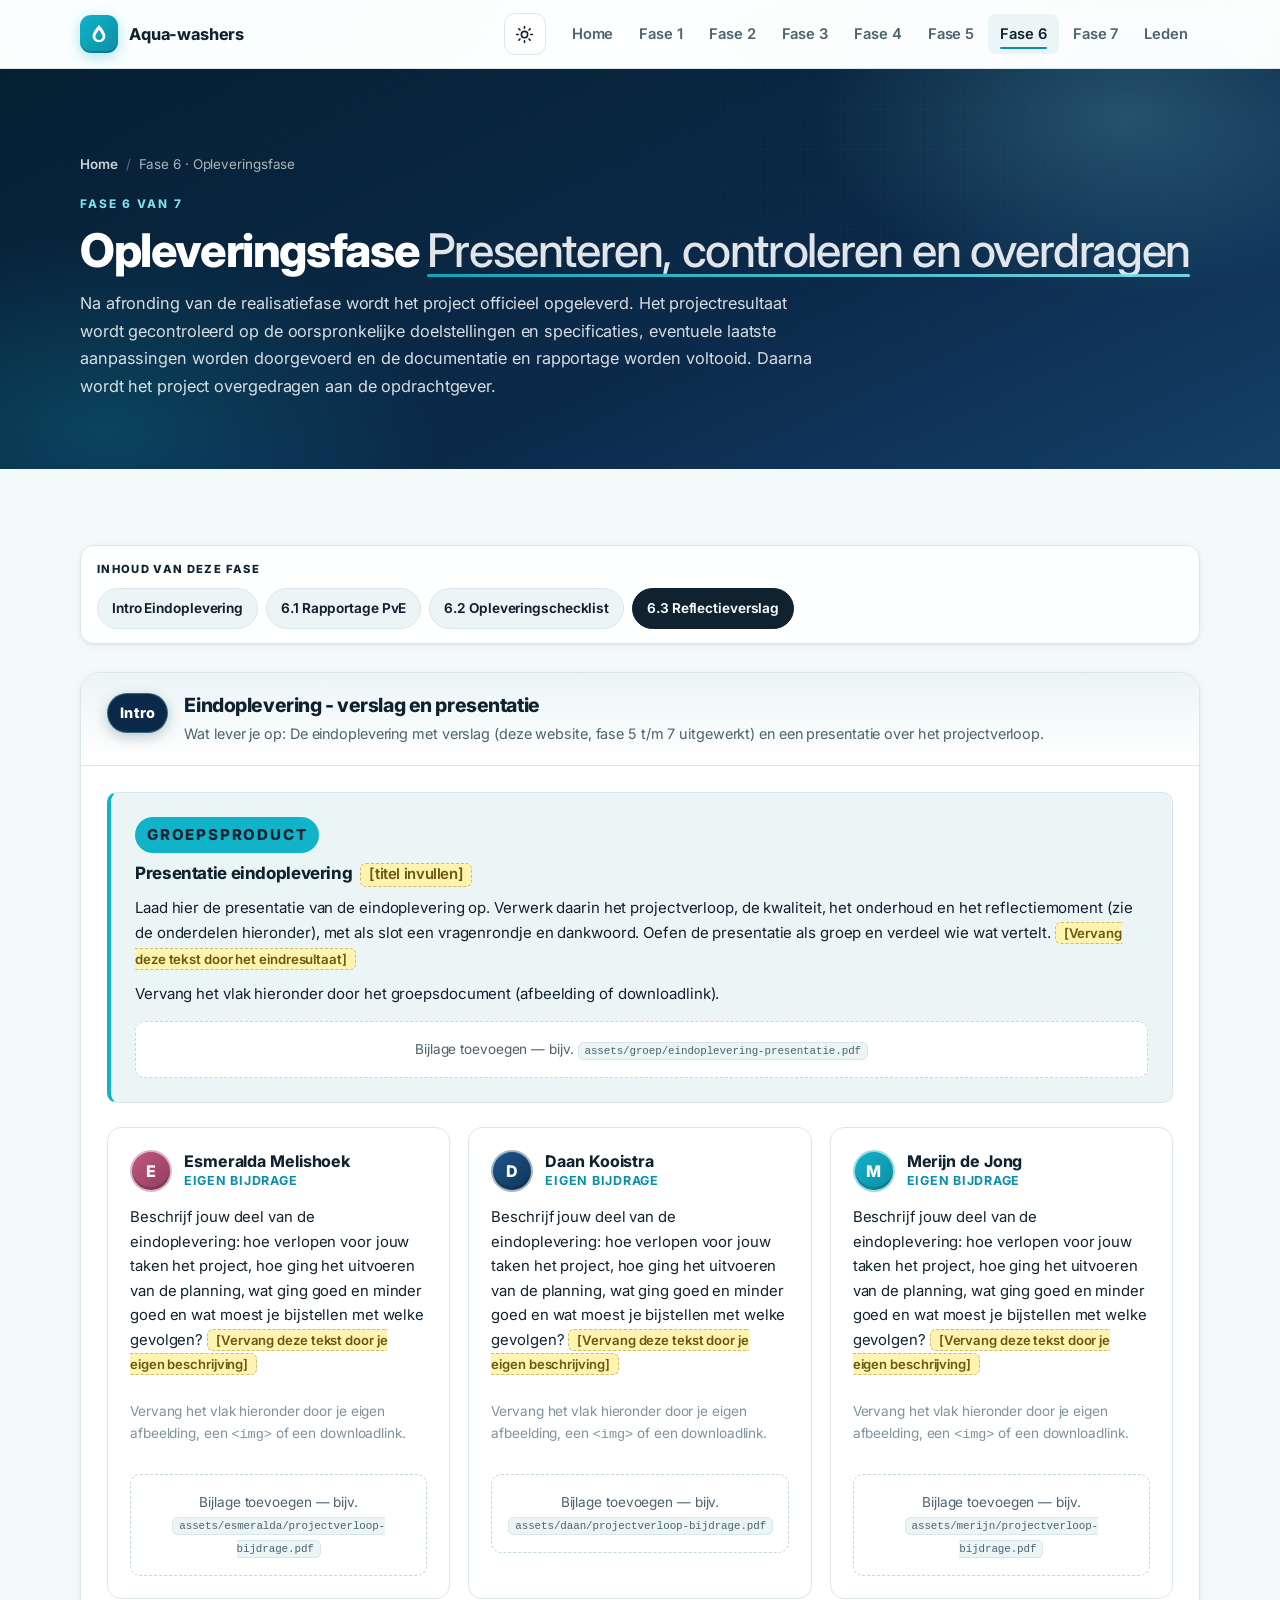
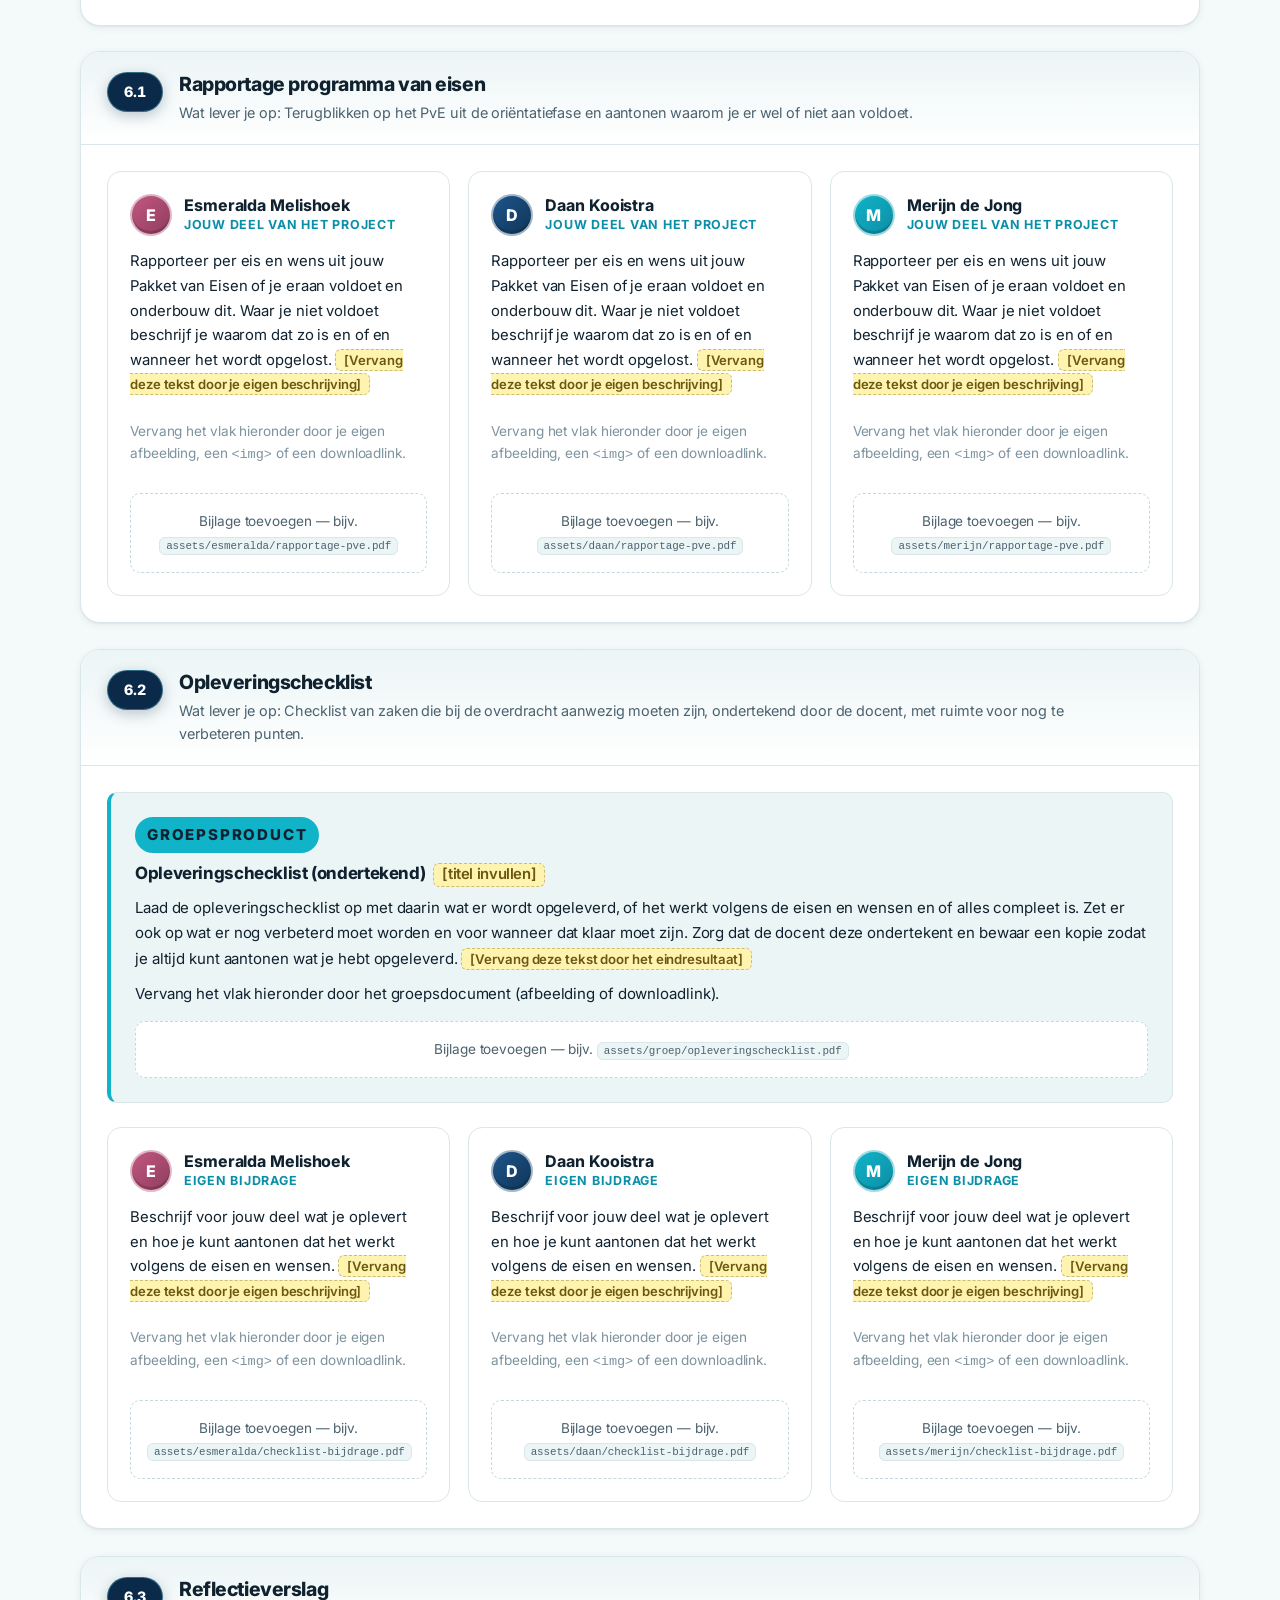
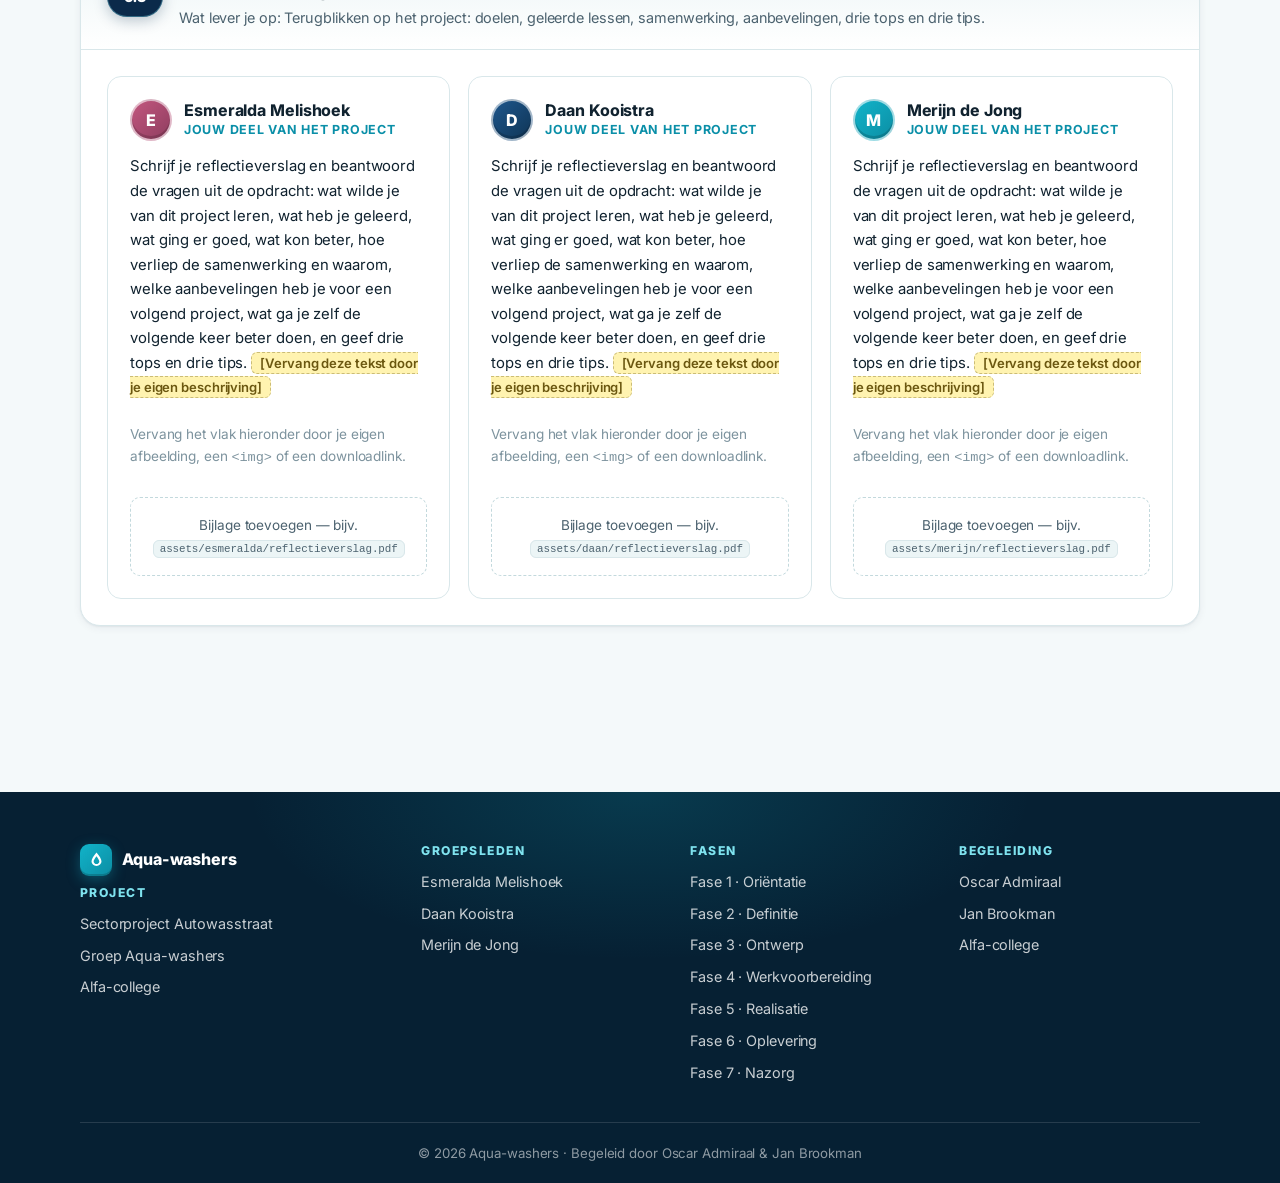
<file: fase-6.html>
<!DOCTYPE html>
<html lang="nl" data-theme="light">
<head>
  <meta charset="UTF-8">
  <meta name="viewport" content="width=device-width, initial-scale=1.0">
  <title>Fase 6 - Opleveringsfase | Aqua-washers</title>
  <meta name="theme-color" content="#f4f9fa">
  <meta name="color-scheme" content="light dark">
  <link rel="icon" type="image/svg+xml" href="assets/favicon.svg">
  <link rel="icon" type="image/png" sizes="32x32" href="assets/favicon-32x32.png">
  <link rel="preconnect" href="https://fonts.googleapis.com">
  <link rel="preconnect" href="https://fonts.gstatic.com" crossorigin>
  <link href="https://fonts.googleapis.com/css2?family=Inter:wght@400;500;600;700;800&display=swap" rel="stylesheet">
  <link rel="stylesheet" href="css/style.css">
  <script>
  try{(function(){var t=localStorage.getItem('aqua-theme');if(!t){t=(window.matchMedia&&matchMedia('(prefers-color-scheme: dark)').matches)?'dark':'light';}document.documentElement.setAttribute('data-theme',t);var m=document.querySelector('meta[name="theme-color"]');if(m)m.setAttribute('content',t==='dark'?'#071722':'#f4f9fa');})();}catch(e){document.documentElement.setAttribute('data-theme','light');}
  </script>
</head>
<body>
  <a class="skip-link" href="#hoofdinhoud">Direct naar inhoud</a>

  <header class="site-header">
    <div class="container nav-wrap">
      <a class="brand" href="index.html">
        <span class="brand-mark" aria-hidden="true">
          <svg width="22" height="22" viewBox="0 0 24 24" fill="currentColor">
            <path d="M12 2C8 7 5 11 5 14.5 5 18 8 21 12 21s7-3 7-6.5C19 11 16 7 12 2zm0 16.5c-2.2 0-4-1.6-4-3.7 0-2.2 4-7.4 4-7.4s4 5.2 4 7.4c0 2.1-1.8 3.7-4 3.7z"/>
          </svg>
        </span>
        <span>Aqua-washers</span>
      </a>
      <div class="nav-actions">
        <button class="theme-toggle" aria-label="Schakel donker thema in" aria-pressed="false" type="button">
          <svg class="icon-sun" width="19" height="19" viewBox="0 0 24 24" fill="none" stroke="currentColor" stroke-width="2" stroke-linecap="round" stroke-linejoin="round" aria-hidden="true"><circle cx="12" cy="12" r="4"/><path d="M12 2v2M12 20v2M4.9 4.9l1.4 1.4M17.7 17.7l1.4 1.4M2 12h2M20 12h2M4.9 19.1l1.4-1.4M17.7 6.3l1.4-1.4"/></svg>
          <svg class="icon-moon" width="19" height="19" viewBox="0 0 24 24" fill="none" stroke="currentColor" stroke-width="2" stroke-linecap="round" stroke-linejoin="round" aria-hidden="true"><path d="M21 12.8A9 9 0 1 1 11.2 3a7 7 0 0 0 9.8 9.8z"/></svg>
        </button>
        <button class="nav-toggle" aria-label="Menu openen" aria-expanded="false" aria-controls="site-nav">
          <span></span><span></span><span></span>
        </button>
      </div>
      <nav class="site-nav" id="site-nav">
        <ul>
          <li><a href="index.html">Home</a></li>
          <li><a href="fase-1.html">Fase 1</a></li>
          <li><a href="fase-2.html">Fase 2</a></li>
          <li><a href="fase-3.html">Fase 3</a></li>
          <li><a href="fase-4.html">Fase 4</a></li>
          <li><a href="fase-5.html">Fase 5</a></li>
          <li><a href="fase-6.html">Fase 6</a></li>
          <li><a href="fase-7.html">Fase 7</a></li>
<li><a href="index.html#team">Leden</a></li>
        </ul>
      </nav>
    </div>
    <span class="scroll-progress" aria-hidden="true"></span>
  </header>

  <header class="page-hero">
    <div class="container">
      <nav class="breadcrumb" aria-label="Kruimelpad"><a href="index.html">Home</a><span class="sep" aria-hidden="true">/</span><span>Fase 6 · Opleveringsfase</span></nav>
      <span class="kicker reveal" style="--reveal-delay:0ms">Fase 6 van 7</span>
      <h1 class="reveal" style="--reveal-delay:80ms">Opleveringsfase <span class="accent">Presenteren, controleren en overdragen</span></h1>
      <p class="lead reveal" style="--reveal-delay:160ms">Na afronding van de realisatiefase wordt het project officieel opgeleverd. Het projectresultaat wordt gecontroleerd op de oorspronkelijke doelstellingen en specificaties, eventuele laatste aanpassingen worden doorgevoerd en de documentatie en rapportage worden voltooid. Daarna wordt het project overgedragen aan de opdrachtgever.</p>
    </div>
  </header>

  <main class="sectie" id="hoofdinhoud">
    <div class="container">

      <nav class="inhoud-fase" aria-label="Inhoud van deze fase">
        <span class="inhoud-label">Inhoud van deze fase</span>
        <a href="#onderdeel-6-0">Intro Eindoplevering</a>
        <a href="#onderdeel-6-1">6.1 Rapportage PvE</a>
        <a href="#onderdeel-6-2">6.2 Opleveringschecklist</a>
        <a href="#onderdeel-6-3">6.3 Reflectieverslag</a>
      </nav>

      <!-- ======================== Intro Eindoplevering - verslag en presentatie ======================== -->
<section class="onderdeel reveal" id="onderdeel-6-0">
  <header class="onderdeel-kop">
    <span class="onderdeel-nummer">Intro</span>
    <div>
      <h2>Eindoplevering - verslag en presentatie</h2>
      <p class="onderdeel-wat">Wat lever je op: De eindoplevering met verslag (deze website, fase 5 t/m 7 uitgewerkt) en een presentatie over het projectverloop.</p>
    </div>
  </header>
  <div class="onderdeel-body">
<div class="groepsproduct">
  <p class="groeps-tag">Groepsproduct</p>
  <h4>Presentatie eindoplevering <span class="ph">[titel invullen]</span></h4>
  <p>Laad hier de presentatie van de eindoplevering op. Verwerk daarin het projectverloop, de kwaliteit, het onderhoud en het reflectiemoment (zie de onderdelen hieronder), met als slot een vragenrondje en dankwoord. Oefen de presentatie als groep en verdeel wie wat vertelt. <span class="ph">[Vervang deze tekst door het eindresultaat]</span></p>
  <p class="maakletwat">Vervang het vlak hieronder door het groepsdocument (afbeelding of downloadlink).</p>
  <div class="media-slot"><p>Bijlage toevoegen &mdash; bijv. <code>assets/groep/eindoplevering-presentatie.pdf</code></p></div>
</div>
        <div class="studenten-grid reveal-child">
      <!-- VUL IN: Fase 6 - Intro - ESMERALDA -->
<article class="studentkaart" id="esmeralda">
  <header>
    <span class="avatar-klein esi" aria-hidden="true">E</span>
    <div>
      <h5>Esmeralda Melishoek</h5>
      <p class="kaart-label">Eigen bijdrage</p>
    </div>
  </header>
  <p>Beschrijf jouw deel van de eindoplevering: hoe verlopen voor jouw taken het project, hoe ging het uitvoeren van de planning, wat ging goed en minder goed en wat moest je bijstellen met welke gevolgen? <span class="ph">[Vervang deze tekst door je eigen beschrijving]</span></p>
  <p class="maakletwat">Vervang het vlak hieronder door je eigen afbeelding, een <code>&lt;img&gt;</code> of een downloadlink.</p>
  <div class="media-slot"><p>Bijlage toevoegen &mdash; bijv. <code>assets/esmeralda/projectverloop-bijdrage.pdf</code></p></div>
</article>
    <!-- VUL IN: Fase 6 - Intro - DAAN -->
<article class="studentkaart" id="daan">
  <header>
    <span class="avatar-klein daan" aria-hidden="true">D</span>
    <div>
      <h5>Daan Kooistra</h5>
      <p class="kaart-label">Eigen bijdrage</p>
    </div>
  </header>
  <p>Beschrijf jouw deel van de eindoplevering: hoe verlopen voor jouw taken het project, hoe ging het uitvoeren van de planning, wat ging goed en minder goed en wat moest je bijstellen met welke gevolgen? <span class="ph">[Vervang deze tekst door je eigen beschrijving]</span></p>
  <p class="maakletwat">Vervang het vlak hieronder door je eigen afbeelding, een <code>&lt;img&gt;</code> of een downloadlink.</p>
  <div class="media-slot"><p>Bijlage toevoegen &mdash; bijv. <code>assets/daan/projectverloop-bijdrage.pdf</code></p></div>
</article>
    <!-- VUL IN: Fase 6 - Intro - MERIJN -->
<article class="studentkaart" id="merijn">
  <header>
    <span class="avatar-klein men" aria-hidden="true">M</span>
    <div>
      <h5>Merijn de Jong</h5>
      <p class="kaart-label">Eigen bijdrage</p>
    </div>
  </header>
  <p>Beschrijf jouw deel van de eindoplevering: hoe verlopen voor jouw taken het project, hoe ging het uitvoeren van de planning, wat ging goed en minder goed en wat moest je bijstellen met welke gevolgen? <span class="ph">[Vervang deze tekst door je eigen beschrijving]</span></p>
  <p class="maakletwat">Vervang het vlak hieronder door je eigen afbeelding, een <code>&lt;img&gt;</code> of een downloadlink.</p>
  <div class="media-slot"><p>Bijlage toevoegen &mdash; bijv. <code>assets/merijn/projectverloop-bijdrage.pdf</code></p></div>
</article>
    
    </div>
  </div>
</section>
      <!-- ======================== 6.1 Rapportage programma van eisen ======================== -->
<section class="onderdeel reveal" id="onderdeel-6-1">
  <header class="onderdeel-kop">
    <span class="onderdeel-nummer">6.1</span>
    <div>
      <h2>Rapportage programma van eisen</h2>
      <p class="onderdeel-wat">Wat lever je op: Terugblikken op het PvE uit de oriëntatiefase en aantonen waarom je er wel of niet aan voldoet.</p>
    </div>
  </header>
  <div class="onderdeel-body">
    <div class="studenten-grid reveal-child">
      <!-- VUL IN: Fase 6 - 6.1 - ESMERALDA -->
<article class="studentkaart">
  <header>
    <span class="avatar-klein esi" aria-hidden="true">E</span>
    <div>
      <h5>Esmeralda Melishoek</h5>
      <p class="kaart-label">Jouw deel van het project</p>
    </div>
  </header>
  <p>Rapporteer per eis en wens uit jouw Pakket van Eisen of je eraan voldoet en onderbouw dit. Waar je niet voldoet beschrijf je waarom dat zo is en of en wanneer het wordt opgelost. <span class="ph">[Vervang deze tekst door je eigen beschrijving]</span></p>
  <p class="maakletwat">Vervang het vlak hieronder door je eigen afbeelding, een <code>&lt;img&gt;</code> of een downloadlink.</p>
  <div class="media-slot"><p>Bijlage toevoegen &mdash; bijv. <code>assets/esmeralda/rapportage-pve.pdf</code></p></div>
</article>
    <!-- VUL IN: Fase 6 - 6.1 - DAAN -->
<article class="studentkaart">
  <header>
    <span class="avatar-klein daan" aria-hidden="true">D</span>
    <div>
      <h5>Daan Kooistra</h5>
      <p class="kaart-label">Jouw deel van het project</p>
    </div>
  </header>
  <p>Rapporteer per eis en wens uit jouw Pakket van Eisen of je eraan voldoet en onderbouw dit. Waar je niet voldoet beschrijf je waarom dat zo is en of en wanneer het wordt opgelost. <span class="ph">[Vervang deze tekst door je eigen beschrijving]</span></p>
  <p class="maakletwat">Vervang het vlak hieronder door je eigen afbeelding, een <code>&lt;img&gt;</code> of een downloadlink.</p>
  <div class="media-slot"><p>Bijlage toevoegen &mdash; bijv. <code>assets/daan/rapportage-pve.pdf</code></p></div>
</article>
    <!-- VUL IN: Fase 6 - 6.1 - MERIJN -->
<article class="studentkaart">
  <header>
    <span class="avatar-klein men" aria-hidden="true">M</span>
    <div>
      <h5>Merijn de Jong</h5>
      <p class="kaart-label">Jouw deel van het project</p>
    </div>
  </header>
  <p>Rapporteer per eis en wens uit jouw Pakket van Eisen of je eraan voldoet en onderbouw dit. Waar je niet voldoet beschrijf je waarom dat zo is en of en wanneer het wordt opgelost. <span class="ph">[Vervang deze tekst door je eigen beschrijving]</span></p>
  <p class="maakletwat">Vervang het vlak hieronder door je eigen afbeelding, een <code>&lt;img&gt;</code> of een downloadlink.</p>
  <div class="media-slot"><p>Bijlage toevoegen &mdash; bijv. <code>assets/merijn/rapportage-pve.pdf</code></p></div>
</article>
    
    </div>
  </div>
</section>
      <!-- ======================== 6.2 Opleveringschecklist ======================== -->
<section class="onderdeel reveal" id="onderdeel-6-2">
  <header class="onderdeel-kop">
    <span class="onderdeel-nummer">6.2</span>
    <div>
      <h2>Opleveringschecklist</h2>
      <p class="onderdeel-wat">Wat lever je op: Checklist van zaken die bij de overdracht aanwezig moeten zijn, ondertekend door de docent, met ruimte voor nog te verbeteren punten.</p>
    </div>
  </header>
  <div class="onderdeel-body">
<div class="groepsproduct">
  <p class="groeps-tag">Groepsproduct</p>
  <h4>Opleveringschecklist (ondertekend) <span class="ph">[titel invullen]</span></h4>
  <p>Laad de opleveringschecklist op met daarin wat er wordt opgeleverd, of het werkt volgens de eisen en wensen en of alles compleet is. Zet er ook op wat er nog verbeterd moet worden en voor wanneer dat klaar moet zijn. Zorg dat de docent deze ondertekent en bewaar een kopie zodat je altijd kunt aantonen wat je hebt opgeleverd. <span class="ph">[Vervang deze tekst door het eindresultaat]</span></p>
  <p class="maakletwat">Vervang het vlak hieronder door het groepsdocument (afbeelding of downloadlink).</p>
  <div class="media-slot"><p>Bijlage toevoegen &mdash; bijv. <code>assets/groep/opleveringschecklist.pdf</code></p></div>
</div>
        <div class="studenten-grid reveal-child">
      <!-- VUL IN: Fase 6 - 6.2 - ESMERALDA -->
<article class="studentkaart">
  <header>
    <span class="avatar-klein esi" aria-hidden="true">E</span>
    <div>
      <h5>Esmeralda Melishoek</h5>
      <p class="kaart-label">Eigen bijdrage</p>
    </div>
  </header>
  <p>Beschrijf voor jouw deel wat je oplevert en hoe je kunt aantonen dat het werkt volgens de eisen en wensen. <span class="ph">[Vervang deze tekst door je eigen beschrijving]</span></p>
  <p class="maakletwat">Vervang het vlak hieronder door je eigen afbeelding, een <code>&lt;img&gt;</code> of een downloadlink.</p>
  <div class="media-slot"><p>Bijlage toevoegen &mdash; bijv. <code>assets/esmeralda/checklist-bijdrage.pdf</code></p></div>
</article>
    <!-- VUL IN: Fase 6 - 6.2 - DAAN -->
<article class="studentkaart">
  <header>
    <span class="avatar-klein daan" aria-hidden="true">D</span>
    <div>
      <h5>Daan Kooistra</h5>
      <p class="kaart-label">Eigen bijdrage</p>
    </div>
  </header>
  <p>Beschrijf voor jouw deel wat je oplevert en hoe je kunt aantonen dat het werkt volgens de eisen en wensen. <span class="ph">[Vervang deze tekst door je eigen beschrijving]</span></p>
  <p class="maakletwat">Vervang het vlak hieronder door je eigen afbeelding, een <code>&lt;img&gt;</code> of een downloadlink.</p>
  <div class="media-slot"><p>Bijlage toevoegen &mdash; bijv. <code>assets/daan/checklist-bijdrage.pdf</code></p></div>
</article>
    <!-- VUL IN: Fase 6 - 6.2 - MERIJN -->
<article class="studentkaart">
  <header>
    <span class="avatar-klein men" aria-hidden="true">M</span>
    <div>
      <h5>Merijn de Jong</h5>
      <p class="kaart-label">Eigen bijdrage</p>
    </div>
  </header>
  <p>Beschrijf voor jouw deel wat je oplevert en hoe je kunt aantonen dat het werkt volgens de eisen en wensen. <span class="ph">[Vervang deze tekst door je eigen beschrijving]</span></p>
  <p class="maakletwat">Vervang het vlak hieronder door je eigen afbeelding, een <code>&lt;img&gt;</code> of een downloadlink.</p>
  <div class="media-slot"><p>Bijlage toevoegen &mdash; bijv. <code>assets/merijn/checklist-bijdrage.pdf</code></p></div>
</article>
    
    </div>
  </div>
</section>
      <!-- ======================== 6.3 Reflectieverslag ======================== -->
<section class="onderdeel reveal" id="onderdeel-6-3">
  <header class="onderdeel-kop">
    <span class="onderdeel-nummer">6.3</span>
    <div>
      <h2>Reflectieverslag</h2>
      <p class="onderdeel-wat">Wat lever je op: Terugblikken op het project: doelen, geleerde lessen, samenwerking, aanbevelingen, drie tops en drie tips.</p>
    </div>
  </header>
  <div class="onderdeel-body">
    <div class="studenten-grid reveal-child">
      <!-- VUL IN: Fase 6 - 6.3 - ESMERALDA -->
<article class="studentkaart">
  <header>
    <span class="avatar-klein esi" aria-hidden="true">E</span>
    <div>
      <h5>Esmeralda Melishoek</h5>
      <p class="kaart-label">Jouw deel van het project</p>
    </div>
  </header>
  <p>Schrijf je reflectieverslag en beantwoord de vragen uit de opdracht: wat wilde je van dit project leren, wat heb je geleerd, wat ging er goed, wat kon beter, hoe verliep de samenwerking en waarom, welke aanbevelingen heb je voor een volgend project, wat ga je zelf de volgende keer beter doen, en geef drie tops en drie tips. <span class="ph">[Vervang deze tekst door je eigen beschrijving]</span></p>
  <p class="maakletwat">Vervang het vlak hieronder door je eigen afbeelding, een <code>&lt;img&gt;</code> of een downloadlink.</p>
  <div class="media-slot"><p>Bijlage toevoegen &mdash; bijv. <code>assets/esmeralda/reflectieverslag.pdf</code></p></div>
</article>
    <!-- VUL IN: Fase 6 - 6.3 - DAAN -->
<article class="studentkaart">
  <header>
    <span class="avatar-klein daan" aria-hidden="true">D</span>
    <div>
      <h5>Daan Kooistra</h5>
      <p class="kaart-label">Jouw deel van het project</p>
    </div>
  </header>
  <p>Schrijf je reflectieverslag en beantwoord de vragen uit de opdracht: wat wilde je van dit project leren, wat heb je geleerd, wat ging er goed, wat kon beter, hoe verliep de samenwerking en waarom, welke aanbevelingen heb je voor een volgend project, wat ga je zelf de volgende keer beter doen, en geef drie tops en drie tips. <span class="ph">[Vervang deze tekst door je eigen beschrijving]</span></p>
  <p class="maakletwat">Vervang het vlak hieronder door je eigen afbeelding, een <code>&lt;img&gt;</code> of een downloadlink.</p>
  <div class="media-slot"><p>Bijlage toevoegen &mdash; bijv. <code>assets/daan/reflectieverslag.pdf</code></p></div>
</article>
    <!-- VUL IN: Fase 6 - 6.3 - MERIJN -->
<article class="studentkaart">
  <header>
    <span class="avatar-klein men" aria-hidden="true">M</span>
    <div>
      <h5>Merijn de Jong</h5>
      <p class="kaart-label">Jouw deel van het project</p>
    </div>
  </header>
  <p>Schrijf je reflectieverslag en beantwoord de vragen uit de opdracht: wat wilde je van dit project leren, wat heb je geleerd, wat ging er goed, wat kon beter, hoe verliep de samenwerking en waarom, welke aanbevelingen heb je voor een volgend project, wat ga je zelf de volgende keer beter doen, en geef drie tops en drie tips. <span class="ph">[Vervang deze tekst door je eigen beschrijving]</span></p>
  <p class="maakletwat">Vervang het vlak hieronder door je eigen afbeelding, een <code>&lt;img&gt;</code> of een downloadlink.</p>
  <div class="media-slot"><p>Bijlage toevoegen &mdash; bijv. <code>assets/merijn/reflectieverslag.pdf</code></p></div>
</article>
    
    </div>
  </div>
</section>

<!-- TIJDELIJK VERBORGEN (leden): verwijder deze commentaar-markers om terug te zetten -->
<!--
      <div class="profiel-links"><a href="student-esmeralda.html">Profiel Esmeralda</a> &middot; <a href="student-daan.html">Profiel Daan</a> &middot; <a href="student-merijn.html">Profiel Merijn →</a></div>
-->
<!-- EINDE TIJDELIJK VERBORGEN -->

    </div>
  </main>

  <footer class="site-footer">
    <div class="container">
      <div class="footer-grid">
        <div>
          <div class="brand-mini"><span class="brand-mark" aria-hidden="true" style="width:32px;height:32px;border-radius:9px;"><svg width="17" height="17" viewBox="0 0 24 24" fill="currentColor"><path d="M12 2C8 7 5 11 5 14.5 5 18 8 21 12 21s7-3 7-6.5C19 11 16 7 12 2zm0 16.5c-2.2 0-4-1.6-4-3.7 0-2.2 4-7.4 4-7.4s4 5.2 4 7.4c0 2.1-1.8 3.7-4 3.7z"/></svg></span><span>Aqua-washers</span></div>
          <h4>Project</h4>
          <ul>
            <li>Sectorproject Autowasstraat</li>
            <li>Groep Aqua-washers</li>
            <li>Alfa-college</li>
          </ul>
        </div>
        <div>
          <h4>Groepsleden</h4>
          <ul>
            <li>Esmeralda Melishoek</li>
            <li>Daan Kooistra</li>
            <li>Merijn de Jong</li>
          </ul>
        </div>
        <div>
          <h4>Fasen</h4>
          <ul>
            <li><a href="fase-1.html">Fase 1 &middot; Ori&#235;ntatie</a></li>
            <li><a href="fase-2.html">Fase 2 &middot; Definitie</a></li>
            <li><a href="fase-3.html">Fase 3 &middot; Ontwerp</a></li>
            <li><a href="fase-4.html">Fase 4 &middot; Werkvoorbereiding</a></li>
            <li><a href="fase-5.html">Fase 5 &middot; Realisatie</a></li>
            <li><a href="fase-6.html">Fase 6 &middot; Oplevering</a></li>
            <li><a href="fase-7.html">Fase 7 &middot; Nazorg</a></li>
          </ul>
        </div>
        <div>
          <h4>Begeleiding</h4>
          <ul>
            <li>Oscar Admiraal</li>
            <li>Jan Brookman</li>
            <li>Alfa-college</li>
          </ul>
        </div>
      </div>
      <p class="bottom">&copy; <span data-jaar>2026</span> Aqua-washers &middot; Begeleid door Oscar Admiraal &amp; Jan Brookman</p>
    </div>
  </footer>

  <button class="back-to-top" aria-label="Terug naar boven" type="button">
    <svg width="18" height="18" viewBox="0 0 24 24" fill="none" stroke="currentColor" stroke-width="2.2" stroke-linecap="round" stroke-linejoin="round" aria-hidden="true"><path d="M12 19V5M5 12l7-7 7 7"/></svg>
  </button>
  <script src="js/main.js"></script>
</body>
</html>
</file>
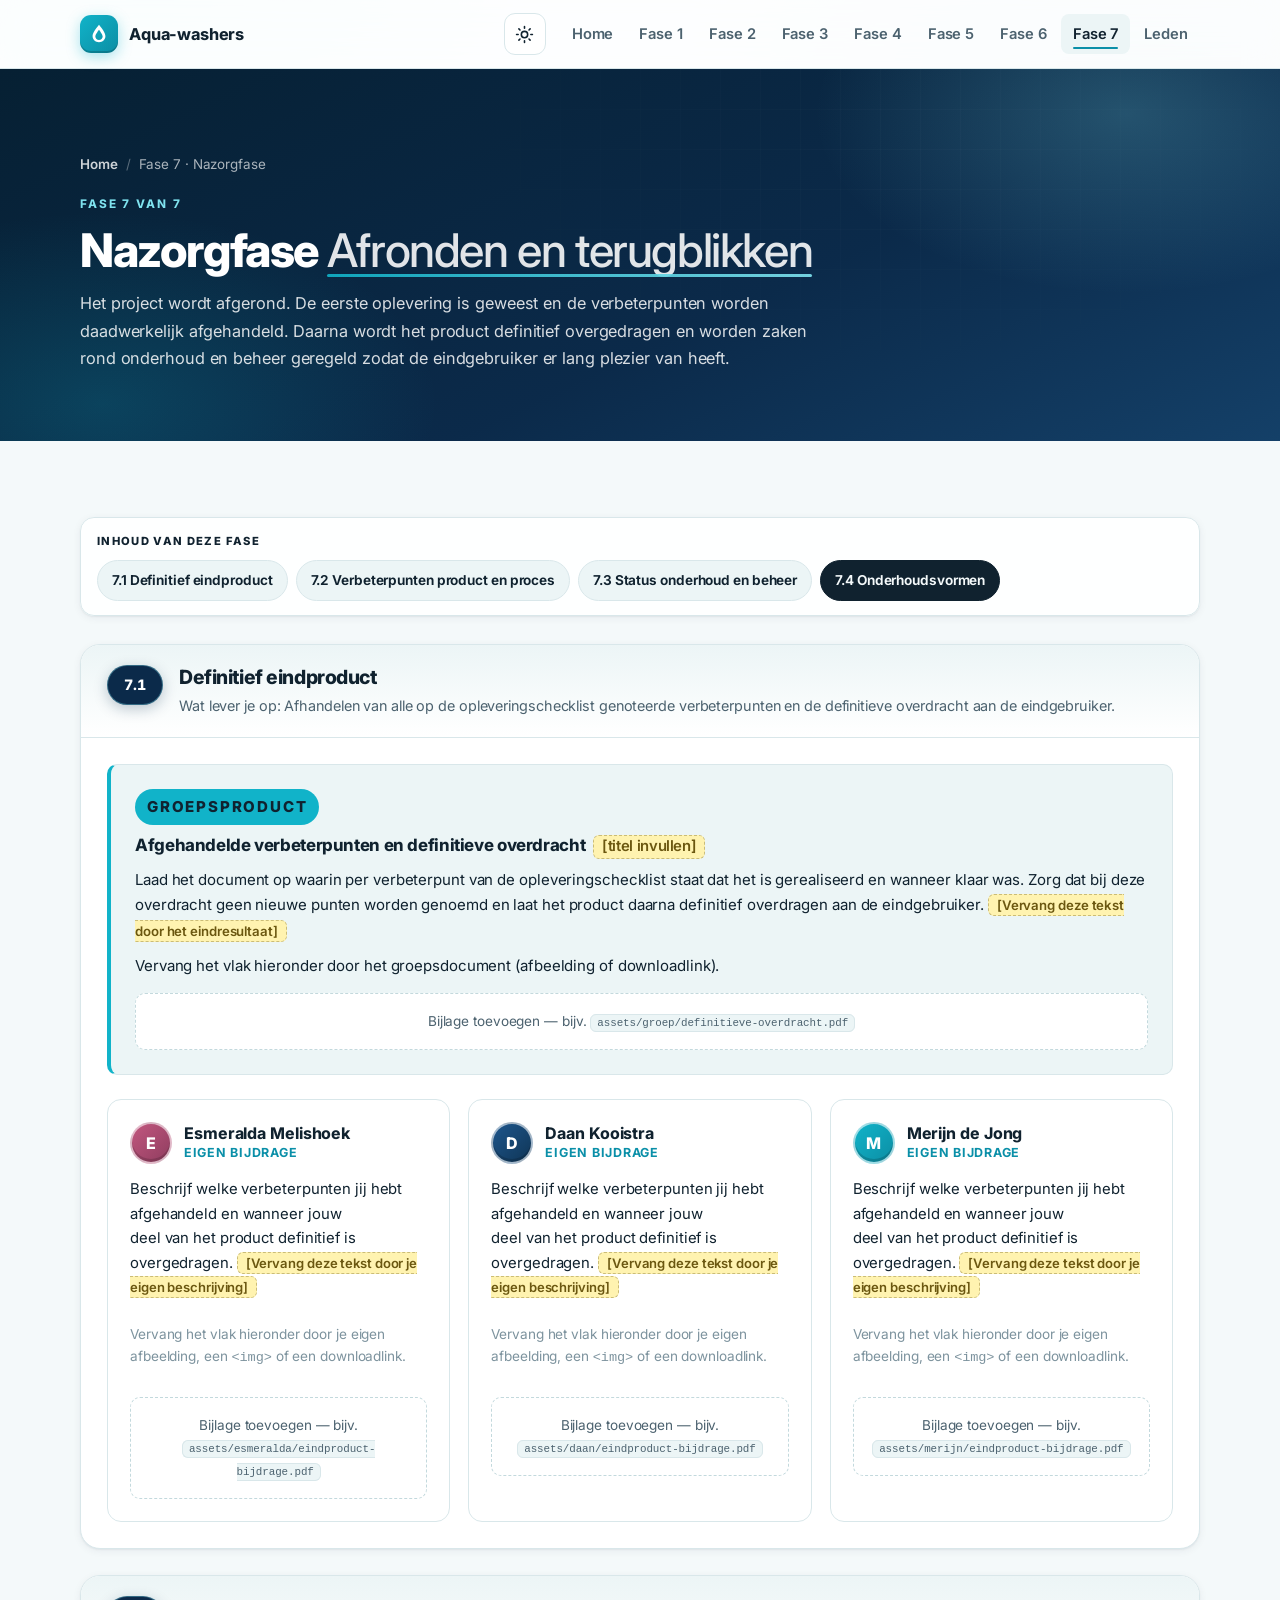
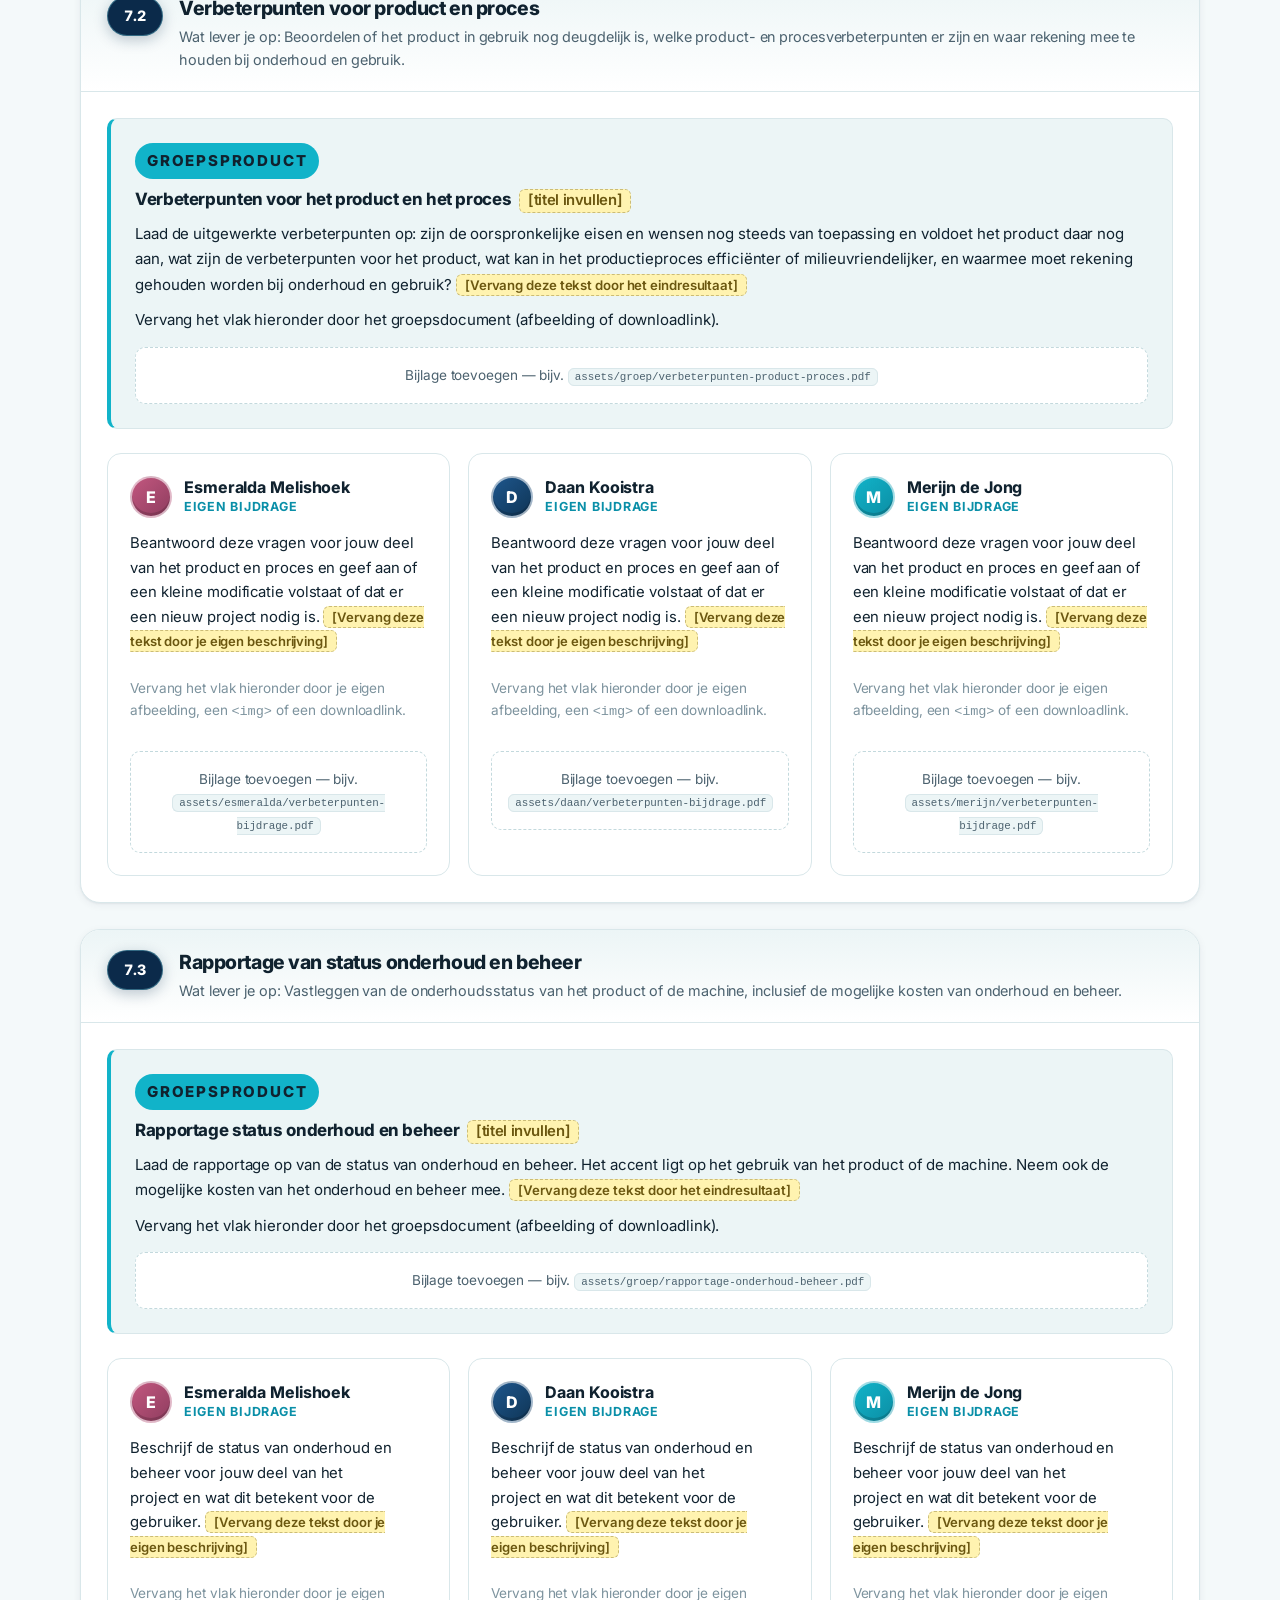
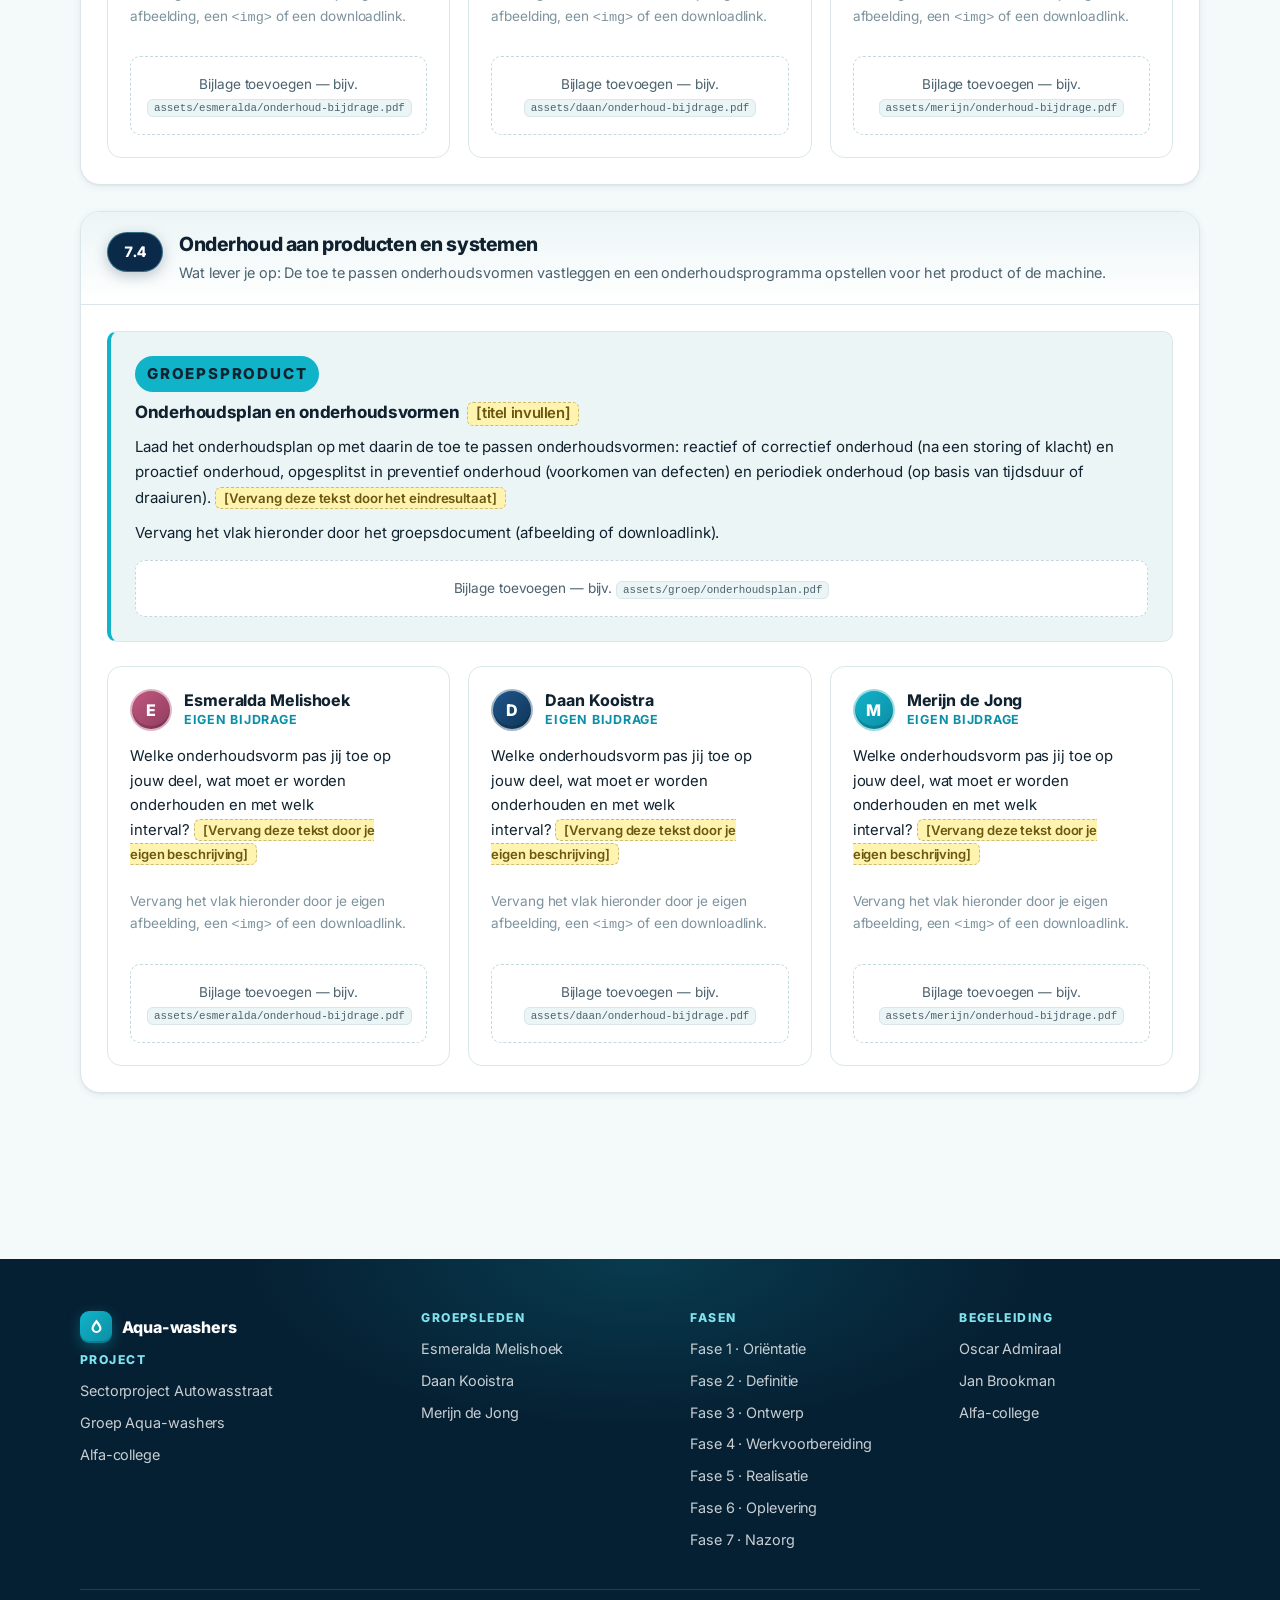
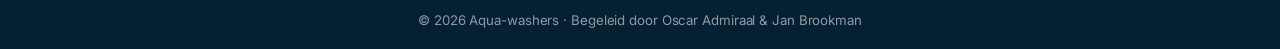
<file: fase-7.html>
<!DOCTYPE html>
<html lang="nl" data-theme="light">
<head>
  <meta charset="UTF-8">
  <meta name="viewport" content="width=device-width, initial-scale=1.0">
  <title>Fase 7 - Nazorgfase | Aqua-washers</title>
  <meta name="theme-color" content="#f4f9fa">
  <meta name="color-scheme" content="light dark">
  <link rel="icon" type="image/svg+xml" href="assets/favicon.svg">
  <link rel="icon" type="image/png" sizes="32x32" href="assets/favicon-32x32.png">
  <link rel="preconnect" href="https://fonts.googleapis.com">
  <link rel="preconnect" href="https://fonts.gstatic.com" crossorigin>
  <link href="https://fonts.googleapis.com/css2?family=Inter:wght@400;500;600;700;800&display=swap" rel="stylesheet">
  <link rel="stylesheet" href="css/style.css">
  <script>
  try{(function(){var t=localStorage.getItem('aqua-theme');if(!t){t=(window.matchMedia&&matchMedia('(prefers-color-scheme: dark)').matches)?'dark':'light';}document.documentElement.setAttribute('data-theme',t);var m=document.querySelector('meta[name="theme-color"]');if(m)m.setAttribute('content',t==='dark'?'#071722':'#f4f9fa');})();}catch(e){document.documentElement.setAttribute('data-theme','light');}
  </script>
</head>
<body>
  <a class="skip-link" href="#hoofdinhoud">Direct naar inhoud</a>

  <header class="site-header">
    <div class="container nav-wrap">
      <a class="brand" href="index.html">
        <span class="brand-mark" aria-hidden="true">
          <svg width="22" height="22" viewBox="0 0 24 24" fill="currentColor">
            <path d="M12 2C8 7 5 11 5 14.5 5 18 8 21 12 21s7-3 7-6.5C19 11 16 7 12 2zm0 16.5c-2.2 0-4-1.6-4-3.7 0-2.2 4-7.4 4-7.4s4 5.2 4 7.4c0 2.1-1.8 3.7-4 3.7z"/>
          </svg>
        </span>
        <span>Aqua-washers</span>
      </a>
      <div class="nav-actions">
        <button class="theme-toggle" aria-label="Schakel donker thema in" aria-pressed="false" type="button">
          <svg class="icon-sun" width="19" height="19" viewBox="0 0 24 24" fill="none" stroke="currentColor" stroke-width="2" stroke-linecap="round" stroke-linejoin="round" aria-hidden="true"><circle cx="12" cy="12" r="4"/><path d="M12 2v2M12 20v2M4.9 4.9l1.4 1.4M17.7 17.7l1.4 1.4M2 12h2M20 12h2M4.9 19.1l1.4-1.4M17.7 6.3l1.4-1.4"/></svg>
          <svg class="icon-moon" width="19" height="19" viewBox="0 0 24 24" fill="none" stroke="currentColor" stroke-width="2" stroke-linecap="round" stroke-linejoin="round" aria-hidden="true"><path d="M21 12.8A9 9 0 1 1 11.2 3a7 7 0 0 0 9.8 9.8z"/></svg>
        </button>
        <button class="nav-toggle" aria-label="Menu openen" aria-expanded="false" aria-controls="site-nav">
          <span></span><span></span><span></span>
        </button>
      </div>
      <nav class="site-nav" id="site-nav">
        <ul>
          <li><a href="index.html">Home</a></li>
          <li><a href="fase-1.html">Fase 1</a></li>
          <li><a href="fase-2.html">Fase 2</a></li>
          <li><a href="fase-3.html">Fase 3</a></li>
          <li><a href="fase-4.html">Fase 4</a></li>
          <li><a href="fase-5.html">Fase 5</a></li>
          <li><a href="fase-6.html">Fase 6</a></li>
          <li><a href="fase-7.html">Fase 7</a></li>
<li><a href="index.html#team">Leden</a></li>
        </ul>
      </nav>
    </div>
    <span class="scroll-progress" aria-hidden="true"></span>
  </header>

  <header class="page-hero">
    <div class="container">
      <nav class="breadcrumb" aria-label="Kruimelpad"><a href="index.html">Home</a><span class="sep" aria-hidden="true">/</span><span>Fase 7 · Nazorgfase</span></nav>
      <span class="kicker reveal" style="--reveal-delay:0ms">Fase 7 van 7</span>
      <h1 class="reveal" style="--reveal-delay:80ms">Nazorgfase <span class="accent">Afronden en terugblikken</span></h1>
      <p class="lead reveal" style="--reveal-delay:160ms">Het project wordt afgerond. De eerste oplevering is geweest en de verbeterpunten worden daadwerkelijk afgehandeld. Daarna wordt het product definitief overgedragen en worden zaken rond onderhoud en beheer geregeld zodat de eindgebruiker er lang plezier van heeft.</p>
    </div>
  </header>

  <main class="sectie" id="hoofdinhoud">
    <div class="container">

      <nav class="inhoud-fase" aria-label="Inhoud van deze fase">
        <span class="inhoud-label">Inhoud van deze fase</span>
        <a href="#onderdeel-7-1">7.1 Definitief eindproduct</a>
        <a href="#onderdeel-7-2">7.2 Verbeterpunten product en proces</a>
        <a href="#onderdeel-7-3">7.3 Status onderhoud en beheer</a>
        <a href="#onderdeel-7-4">7.4 Onderhoudsvormen</a>
      </nav>

      <!-- ======================== 7.1 Definitief eindproduct ======================== -->
<section class="onderdeel reveal" id="onderdeel-7-1">
  <header class="onderdeel-kop">
    <span class="onderdeel-nummer">7.1</span>
    <div>
      <h2>Definitief eindproduct</h2>
      <p class="onderdeel-wat">Wat lever je op: Afhandelen van alle op de opleveringschecklist genoteerde verbeterpunten en de definitieve overdracht aan de eindgebruiker.</p>
    </div>
  </header>
  <div class="onderdeel-body">
<div class="groepsproduct">
  <p class="groeps-tag">Groepsproduct</p>
  <h4>Afgehandelde verbeterpunten en definitieve overdracht <span class="ph">[titel invullen]</span></h4>
  <p>Laad het document op waarin per verbeterpunt van de opleveringschecklist staat dat het is gerealiseerd en wanneer klaar was. Zorg dat bij deze overdracht geen nieuwe punten worden genoemd en laat het product daarna definitief overdragen aan de eindgebruiker. <span class="ph">[Vervang deze tekst door het eindresultaat]</span></p>
  <p class="maakletwat">Vervang het vlak hieronder door het groepsdocument (afbeelding of downloadlink).</p>
  <div class="media-slot"><p>Bijlage toevoegen &mdash; bijv. <code>assets/groep/definitieve-overdracht.pdf</code></p></div>
</div>
        <div class="studenten-grid reveal-child">
      <!-- VUL IN: Fase 7 - 7.1 - ESMERALDA -->
<article class="studentkaart" id="esmeralda">
  <header>
    <span class="avatar-klein esi" aria-hidden="true">E</span>
    <div>
      <h5>Esmeralda Melishoek</h5>
      <p class="kaart-label">Eigen bijdrage</p>
    </div>
  </header>
  <p>Beschrijf welke verbeterpunten jij hebt afgehandeld en wanneer jouw deel van het product definitief is overgedragen. <span class="ph">[Vervang deze tekst door je eigen beschrijving]</span></p>
  <p class="maakletwat">Vervang het vlak hieronder door je eigen afbeelding, een <code>&lt;img&gt;</code> of een downloadlink.</p>
  <div class="media-slot"><p>Bijlage toevoegen &mdash; bijv. <code>assets/esmeralda/eindproduct-bijdrage.pdf</code></p></div>
</article>
    <!-- VUL IN: Fase 7 - 7.1 - DAAN -->
<article class="studentkaart" id="daan">
  <header>
    <span class="avatar-klein daan" aria-hidden="true">D</span>
    <div>
      <h5>Daan Kooistra</h5>
      <p class="kaart-label">Eigen bijdrage</p>
    </div>
  </header>
  <p>Beschrijf welke verbeterpunten jij hebt afgehandeld en wanneer jouw deel van het product definitief is overgedragen. <span class="ph">[Vervang deze tekst door je eigen beschrijving]</span></p>
  <p class="maakletwat">Vervang het vlak hieronder door je eigen afbeelding, een <code>&lt;img&gt;</code> of een downloadlink.</p>
  <div class="media-slot"><p>Bijlage toevoegen &mdash; bijv. <code>assets/daan/eindproduct-bijdrage.pdf</code></p></div>
</article>
    <!-- VUL IN: Fase 7 - 7.1 - MERIJN -->
<article class="studentkaart" id="merijn">
  <header>
    <span class="avatar-klein men" aria-hidden="true">M</span>
    <div>
      <h5>Merijn de Jong</h5>
      <p class="kaart-label">Eigen bijdrage</p>
    </div>
  </header>
  <p>Beschrijf welke verbeterpunten jij hebt afgehandeld en wanneer jouw deel van het product definitief is overgedragen. <span class="ph">[Vervang deze tekst door je eigen beschrijving]</span></p>
  <p class="maakletwat">Vervang het vlak hieronder door je eigen afbeelding, een <code>&lt;img&gt;</code> of een downloadlink.</p>
  <div class="media-slot"><p>Bijlage toevoegen &mdash; bijv. <code>assets/merijn/eindproduct-bijdrage.pdf</code></p></div>
</article>
    
    </div>
  </div>
</section>
      <!-- ======================== 7.2 Verbeterpunten voor product en proces ======================== -->
<section class="onderdeel reveal" id="onderdeel-7-2">
  <header class="onderdeel-kop">
    <span class="onderdeel-nummer">7.2</span>
    <div>
      <h2>Verbeterpunten voor product en proces</h2>
      <p class="onderdeel-wat">Wat lever je op: Beoordelen of het product in gebruik nog deugdelijk is, welke product- en procesverbeterpunten er zijn en waar rekening mee te houden bij onderhoud en gebruik.</p>
    </div>
  </header>
  <div class="onderdeel-body">
<div class="groepsproduct">
  <p class="groeps-tag">Groepsproduct</p>
  <h4>Verbeterpunten voor het product en het proces <span class="ph">[titel invullen]</span></h4>
  <p>Laad de uitgewerkte verbeterpunten op: zijn de oorspronkelijke eisen en wensen nog steeds van toepassing en voldoet het product daar nog aan, wat zijn de verbeterpunten voor het product, wat kan in het productieproces efficiënter of milieuvriendelijker, en waarmee moet rekening gehouden worden bij onderhoud en gebruik? <span class="ph">[Vervang deze tekst door het eindresultaat]</span></p>
  <p class="maakletwat">Vervang het vlak hieronder door het groepsdocument (afbeelding of downloadlink).</p>
  <div class="media-slot"><p>Bijlage toevoegen &mdash; bijv. <code>assets/groep/verbeterpunten-product-proces.pdf</code></p></div>
</div>
        <div class="studenten-grid reveal-child">
      <!-- VUL IN: Fase 7 - 7.2 - ESMERALDA -->
<article class="studentkaart">
  <header>
    <span class="avatar-klein esi" aria-hidden="true">E</span>
    <div>
      <h5>Esmeralda Melishoek</h5>
      <p class="kaart-label">Eigen bijdrage</p>
    </div>
  </header>
  <p>Beantwoord deze vragen voor jouw deel van het product en proces en geef aan of een kleine modificatie volstaat of dat er een nieuw project nodig is. <span class="ph">[Vervang deze tekst door je eigen beschrijving]</span></p>
  <p class="maakletwat">Vervang het vlak hieronder door je eigen afbeelding, een <code>&lt;img&gt;</code> of een downloadlink.</p>
  <div class="media-slot"><p>Bijlage toevoegen &mdash; bijv. <code>assets/esmeralda/verbeterpunten-bijdrage.pdf</code></p></div>
</article>
    <!-- VUL IN: Fase 7 - 7.2 - DAAN -->
<article class="studentkaart">
  <header>
    <span class="avatar-klein daan" aria-hidden="true">D</span>
    <div>
      <h5>Daan Kooistra</h5>
      <p class="kaart-label">Eigen bijdrage</p>
    </div>
  </header>
  <p>Beantwoord deze vragen voor jouw deel van het product en proces en geef aan of een kleine modificatie volstaat of dat er een nieuw project nodig is. <span class="ph">[Vervang deze tekst door je eigen beschrijving]</span></p>
  <p class="maakletwat">Vervang het vlak hieronder door je eigen afbeelding, een <code>&lt;img&gt;</code> of een downloadlink.</p>
  <div class="media-slot"><p>Bijlage toevoegen &mdash; bijv. <code>assets/daan/verbeterpunten-bijdrage.pdf</code></p></div>
</article>
    <!-- VUL IN: Fase 7 - 7.2 - MERIJN -->
<article class="studentkaart">
  <header>
    <span class="avatar-klein men" aria-hidden="true">M</span>
    <div>
      <h5>Merijn de Jong</h5>
      <p class="kaart-label">Eigen bijdrage</p>
    </div>
  </header>
  <p>Beantwoord deze vragen voor jouw deel van het product en proces en geef aan of een kleine modificatie volstaat of dat er een nieuw project nodig is. <span class="ph">[Vervang deze tekst door je eigen beschrijving]</span></p>
  <p class="maakletwat">Vervang het vlak hieronder door je eigen afbeelding, een <code>&lt;img&gt;</code> of een downloadlink.</p>
  <div class="media-slot"><p>Bijlage toevoegen &mdash; bijv. <code>assets/merijn/verbeterpunten-bijdrage.pdf</code></p></div>
</article>
    
    </div>
  </div>
</section>
      <!-- ======================== 7.3 Rapportage van status onderhoud en beheer ======================== -->
<section class="onderdeel reveal" id="onderdeel-7-3">
  <header class="onderdeel-kop">
    <span class="onderdeel-nummer">7.3</span>
    <div>
      <h2>Rapportage van status onderhoud en beheer</h2>
      <p class="onderdeel-wat">Wat lever je op: Vastleggen van de onderhoudsstatus van het product of de machine, inclusief de mogelijke kosten van onderhoud en beheer.</p>
    </div>
  </header>
  <div class="onderdeel-body">
<div class="groepsproduct">
  <p class="groeps-tag">Groepsproduct</p>
  <h4>Rapportage status onderhoud en beheer <span class="ph">[titel invullen]</span></h4>
  <p>Laad de rapportage op van de status van onderhoud en beheer. Het accent ligt op het gebruik van het product of de machine. Neem ook de mogelijke kosten van het onderhoud en beheer mee. <span class="ph">[Vervang deze tekst door het eindresultaat]</span></p>
  <p class="maakletwat">Vervang het vlak hieronder door het groepsdocument (afbeelding of downloadlink).</p>
  <div class="media-slot"><p>Bijlage toevoegen &mdash; bijv. <code>assets/groep/rapportage-onderhoud-beheer.pdf</code></p></div>
</div>
        <div class="studenten-grid reveal-child">
      <!-- VUL IN: Fase 7 - 7.3 - ESMERALDA -->
<article class="studentkaart">
  <header>
    <span class="avatar-klein esi" aria-hidden="true">E</span>
    <div>
      <h5>Esmeralda Melishoek</h5>
      <p class="kaart-label">Eigen bijdrage</p>
    </div>
  </header>
  <p>Beschrijf de status van onderhoud en beheer voor jouw deel van het project en wat dit betekent voor de gebruiker. <span class="ph">[Vervang deze tekst door je eigen beschrijving]</span></p>
  <p class="maakletwat">Vervang het vlak hieronder door je eigen afbeelding, een <code>&lt;img&gt;</code> of een downloadlink.</p>
  <div class="media-slot"><p>Bijlage toevoegen &mdash; bijv. <code>assets/esmeralda/onderhoud-bijdrage.pdf</code></p></div>
</article>
    <!-- VUL IN: Fase 7 - 7.3 - DAAN -->
<article class="studentkaart">
  <header>
    <span class="avatar-klein daan" aria-hidden="true">D</span>
    <div>
      <h5>Daan Kooistra</h5>
      <p class="kaart-label">Eigen bijdrage</p>
    </div>
  </header>
  <p>Beschrijf de status van onderhoud en beheer voor jouw deel van het project en wat dit betekent voor de gebruiker. <span class="ph">[Vervang deze tekst door je eigen beschrijving]</span></p>
  <p class="maakletwat">Vervang het vlak hieronder door je eigen afbeelding, een <code>&lt;img&gt;</code> of een downloadlink.</p>
  <div class="media-slot"><p>Bijlage toevoegen &mdash; bijv. <code>assets/daan/onderhoud-bijdrage.pdf</code></p></div>
</article>
    <!-- VUL IN: Fase 7 - 7.3 - MERIJN -->
<article class="studentkaart">
  <header>
    <span class="avatar-klein men" aria-hidden="true">M</span>
    <div>
      <h5>Merijn de Jong</h5>
      <p class="kaart-label">Eigen bijdrage</p>
    </div>
  </header>
  <p>Beschrijf de status van onderhoud en beheer voor jouw deel van het project en wat dit betekent voor de gebruiker. <span class="ph">[Vervang deze tekst door je eigen beschrijving]</span></p>
  <p class="maakletwat">Vervang het vlak hieronder door je eigen afbeelding, een <code>&lt;img&gt;</code> of een downloadlink.</p>
  <div class="media-slot"><p>Bijlage toevoegen &mdash; bijv. <code>assets/merijn/onderhoud-bijdrage.pdf</code></p></div>
</article>
    
    </div>
  </div>
</section>
      <!-- ======================== 7.4 Onderhoud aan producten en systemen ======================== -->
<section class="onderdeel reveal" id="onderdeel-7-4">
  <header class="onderdeel-kop">
    <span class="onderdeel-nummer">7.4</span>
    <div>
      <h2>Onderhoud aan producten en systemen</h2>
      <p class="onderdeel-wat">Wat lever je op: De toe te passen onderhoudsvormen vastleggen en een onderhoudsprogramma opstellen voor het product of de machine.</p>
    </div>
  </header>
  <div class="onderdeel-body">
<div class="groepsproduct">
  <p class="groeps-tag">Groepsproduct</p>
  <h4>Onderhoudsplan en onderhoudsvormen <span class="ph">[titel invullen]</span></h4>
  <p>Laad het onderhoudsplan op met daarin de toe te passen onderhoudsvormen: reactief of correctief onderhoud (na een storing of klacht) en proactief onderhoud, opgesplitst in preventief onderhoud (voorkomen van defecten) en periodiek onderhoud (op basis van tijdsduur of draaiuren). <span class="ph">[Vervang deze tekst door het eindresultaat]</span></p>
  <p class="maakletwat">Vervang het vlak hieronder door het groepsdocument (afbeelding of downloadlink).</p>
  <div class="media-slot"><p>Bijlage toevoegen &mdash; bijv. <code>assets/groep/onderhoudsplan.pdf</code></p></div>
</div>
        <div class="studenten-grid reveal-child">
      <!-- VUL IN: Fase 7 - 7.4 - ESMERALDA -->
<article class="studentkaart">
  <header>
    <span class="avatar-klein esi" aria-hidden="true">E</span>
    <div>
      <h5>Esmeralda Melishoek</h5>
      <p class="kaart-label">Eigen bijdrage</p>
    </div>
  </header>
  <p>Welke onderhoudsvorm pas jij toe op jouw deel, wat moet er worden onderhouden en met welk interval? <span class="ph">[Vervang deze tekst door je eigen beschrijving]</span></p>
  <p class="maakletwat">Vervang het vlak hieronder door je eigen afbeelding, een <code>&lt;img&gt;</code> of een downloadlink.</p>
  <div class="media-slot"><p>Bijlage toevoegen &mdash; bijv. <code>assets/esmeralda/onderhoud-bijdrage.pdf</code></p></div>
</article>
    <!-- VUL IN: Fase 7 - 7.4 - DAAN -->
<article class="studentkaart">
  <header>
    <span class="avatar-klein daan" aria-hidden="true">D</span>
    <div>
      <h5>Daan Kooistra</h5>
      <p class="kaart-label">Eigen bijdrage</p>
    </div>
  </header>
  <p>Welke onderhoudsvorm pas jij toe op jouw deel, wat moet er worden onderhouden en met welk interval? <span class="ph">[Vervang deze tekst door je eigen beschrijving]</span></p>
  <p class="maakletwat">Vervang het vlak hieronder door je eigen afbeelding, een <code>&lt;img&gt;</code> of een downloadlink.</p>
  <div class="media-slot"><p>Bijlage toevoegen &mdash; bijv. <code>assets/daan/onderhoud-bijdrage.pdf</code></p></div>
</article>
    <!-- VUL IN: Fase 7 - 7.4 - MERIJN -->
<article class="studentkaart">
  <header>
    <span class="avatar-klein men" aria-hidden="true">M</span>
    <div>
      <h5>Merijn de Jong</h5>
      <p class="kaart-label">Eigen bijdrage</p>
    </div>
  </header>
  <p>Welke onderhoudsvorm pas jij toe op jouw deel, wat moet er worden onderhouden en met welk interval? <span class="ph">[Vervang deze tekst door je eigen beschrijving]</span></p>
  <p class="maakletwat">Vervang het vlak hieronder door je eigen afbeelding, een <code>&lt;img&gt;</code> of een downloadlink.</p>
  <div class="media-slot"><p>Bijlage toevoegen &mdash; bijv. <code>assets/merijn/onderhoud-bijdrage.pdf</code></p></div>
</article>
    
    </div>
  </div>
</section>

<!-- TIJDELIJK VERBORGEN (leden): verwijder deze commentaar-markers om terug te zetten -->
<!--
      <div class="profiel-links"><a href="student-esmeralda.html">Profiel Esmeralda</a> &middot; <a href="student-daan.html">Profiel Daan</a> &middot; <a href="student-merijn.html">Profiel Merijn →</a></div>
-->
<!-- EINDE TIJDELIJK VERBORGEN -->

    </div>
  </main>

  <footer class="site-footer">
    <div class="container">
      <div class="footer-grid">
        <div>
          <div class="brand-mini"><span class="brand-mark" aria-hidden="true" style="width:32px;height:32px;border-radius:9px;"><svg width="17" height="17" viewBox="0 0 24 24" fill="currentColor"><path d="M12 2C8 7 5 11 5 14.5 5 18 8 21 12 21s7-3 7-6.5C19 11 16 7 12 2zm0 16.5c-2.2 0-4-1.6-4-3.7 0-2.2 4-7.4 4-7.4s4 5.2 4 7.4c0 2.1-1.8 3.7-4 3.7z"/></svg></span><span>Aqua-washers</span></div>
          <h4>Project</h4>
          <ul>
            <li>Sectorproject Autowasstraat</li>
            <li>Groep Aqua-washers</li>
            <li>Alfa-college</li>
          </ul>
        </div>
        <div>
          <h4>Groepsleden</h4>
          <ul>
            <li>Esmeralda Melishoek</li>
            <li>Daan Kooistra</li>
            <li>Merijn de Jong</li>
          </ul>
        </div>
        <div>
          <h4>Fasen</h4>
          <ul>
            <li><a href="fase-1.html">Fase 1 &middot; Ori&#235;ntatie</a></li>
            <li><a href="fase-2.html">Fase 2 &middot; Definitie</a></li>
            <li><a href="fase-3.html">Fase 3 &middot; Ontwerp</a></li>
            <li><a href="fase-4.html">Fase 4 &middot; Werkvoorbereiding</a></li>
            <li><a href="fase-5.html">Fase 5 &middot; Realisatie</a></li>
            <li><a href="fase-6.html">Fase 6 &middot; Oplevering</a></li>
            <li><a href="fase-7.html">Fase 7 &middot; Nazorg</a></li>
          </ul>
        </div>
        <div>
          <h4>Begeleiding</h4>
          <ul>
            <li>Oscar Admiraal</li>
            <li>Jan Brookman</li>
            <li>Alfa-college</li>
          </ul>
        </div>
      </div>
      <p class="bottom">&copy; <span data-jaar>2026</span> Aqua-washers &middot; Begeleid door Oscar Admiraal &amp; Jan Brookman</p>
    </div>
  </footer>

  <button class="back-to-top" aria-label="Terug naar boven" type="button">
    <svg width="18" height="18" viewBox="0 0 24 24" fill="none" stroke="currentColor" stroke-width="2.2" stroke-linecap="round" stroke-linejoin="round" aria-hidden="true"><path d="M12 19V5M5 12l7-7 7 7"/></svg>
  </button>
  <script src="js/main.js"></script>
</body>
</html>
</file>
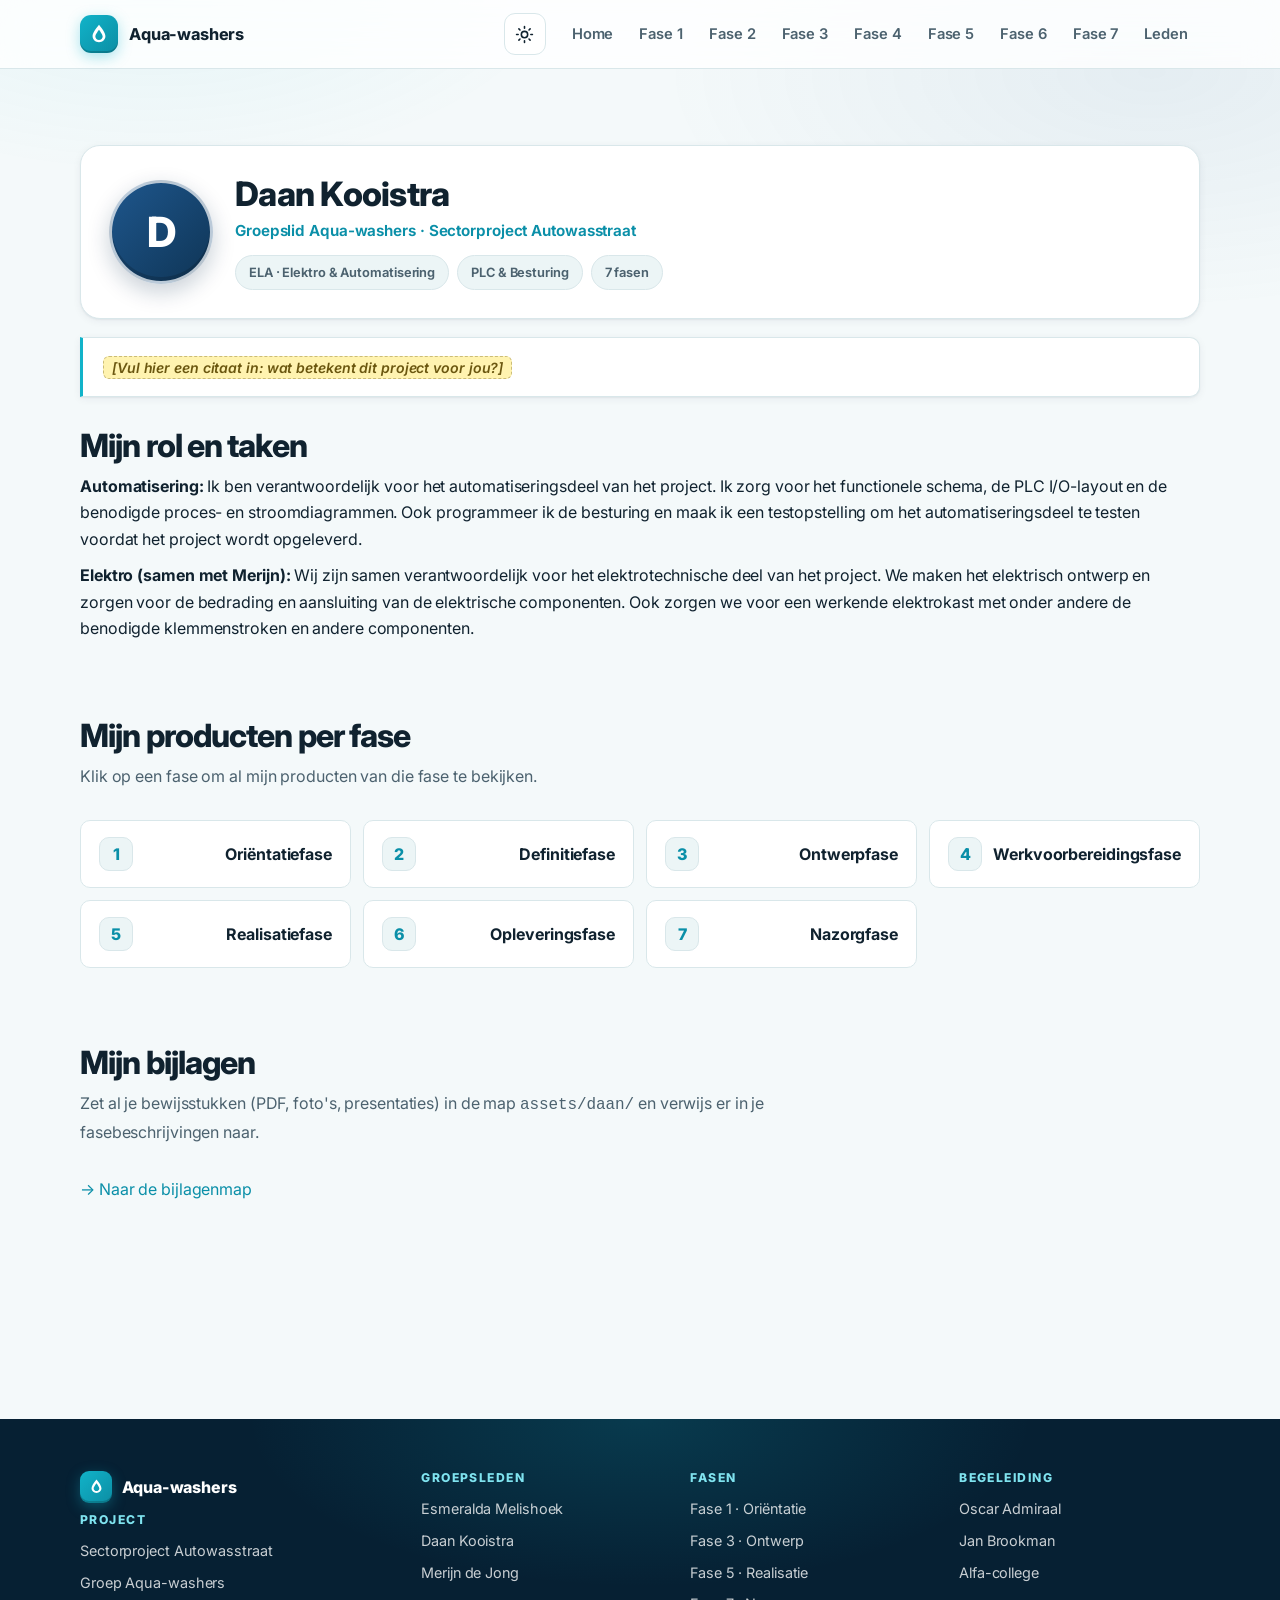
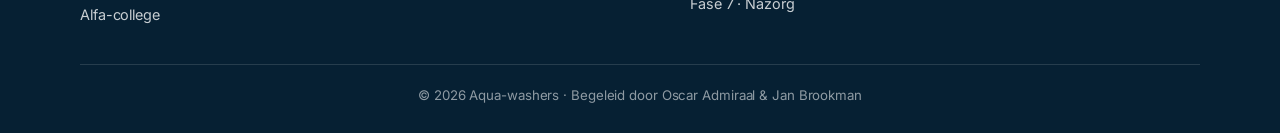
<file: student-daan.html>
<!DOCTYPE html>
<html lang="nl" data-theme="light">
<head>
  <meta charset="UTF-8">
  <meta name="viewport" content="width=device-width, initial-scale=1.0">
  <title>Daan Kooistra | Aqua-washers</title>
  <meta name="theme-color" content="#f4f9fa">
  <meta name="color-scheme" content="light dark">
  <link rel="icon" type="image/svg+xml" href="assets/favicon.svg">
  <link rel="icon" type="image/png" sizes="32x32" href="assets/favicon-32x32.png">
  <link rel="preconnect" href="https://fonts.googleapis.com">
  <link rel="preconnect" href="https://fonts.gstatic.com" crossorigin>
  <link href="https://fonts.googleapis.com/css2?family=Inter:wght@400;500;600;700;800&display=swap" rel="stylesheet">
  <link rel="stylesheet" href="css/style.css">
  <script>
  try{(function(){var t=localStorage.getItem('aqua-theme');if(!t){t=(window.matchMedia&&matchMedia('(prefers-color-scheme: dark)').matches)?'dark':'light';}document.documentElement.setAttribute('data-theme',t);var m=document.querySelector('meta[name="theme-color"]');if(m)m.setAttribute('content',t==='dark'?'#071722':'#f4f9fa');})();}catch(e){document.documentElement.setAttribute('data-theme','light');}
  </script>
</head>
<body>
  <a class="skip-link" href="#hoofdinhoud">Direct naar inhoud</a>

  <header class="site-header">
    <div class="container nav-wrap">
      <a class="brand" href="index.html">
        <span class="brand-mark" aria-hidden="true">
          <svg width="22" height="22" viewBox="0 0 24 24" fill="currentColor">
            <path d="M12 2C8 7 5 11 5 14.5 5 18 8 21 12 21s7-3 7-6.5C19 11 16 7 12 2zm0 16.5c-2.2 0-4-1.6-4-3.7 0-2.2 4-7.4 4-7.4s4 5.2 4 7.4c0 2.1-1.8 3.7-4 3.7z"/>
          </svg>
        </span>
        <span>Aqua-washers</span>
      </a>
      <div class="nav-actions">
        <button class="theme-toggle" aria-label="Schakel donker thema in" aria-pressed="false" type="button">
          <svg class="icon-sun" width="19" height="19" viewBox="0 0 24 24" fill="none" stroke="currentColor" stroke-width="2" stroke-linecap="round" stroke-linejoin="round" aria-hidden="true"><circle cx="12" cy="12" r="4"/><path d="M12 2v2M12 20v2M4.9 4.9l1.4 1.4M17.7 17.7l1.4 1.4M2 12h2M20 12h2M4.9 19.1l1.4-1.4M17.7 6.3l1.4-1.4"/></svg>
          <svg class="icon-moon" width="19" height="19" viewBox="0 0 24 24" fill="none" stroke="currentColor" stroke-width="2" stroke-linecap="round" stroke-linejoin="round" aria-hidden="true"><path d="M21 12.8A9 9 0 1 1 11.2 3a7 7 0 0 0 9.8 9.8z"/></svg>
        </button>
        <button class="nav-toggle" aria-label="Menu openen" aria-expanded="false" aria-controls="site-nav">
          <span></span><span></span><span></span>
        </button>
      </div>
      <nav class="site-nav" id="site-nav">
        <ul>
          <li><a href="index.html">Home</a></li>
          <li><a href="fase-1.html">Fase 1</a></li>
          <li><a href="fase-2.html">Fase 2</a></li>
          <li><a href="fase-3.html">Fase 3</a></li>
          <li><a href="fase-4.html">Fase 4</a></li>
          <li><a href="fase-5.html">Fase 5</a></li>
          <li><a href="fase-6.html">Fase 6</a></li>
          <li><a href="fase-7.html">Fase 7</a></li>
<li><a href="index.html#team">Leden</a></li>
        </ul>
      </nav>
    </div>
    <span class="scroll-progress" aria-hidden="true"></span>
  </header>

  <main class="sectie" id="hoofdinhoud">
    <div class="container">

      <div class="profiel reveal">
        <span class="avatar daan" aria-hidden="true">D</span>
        <div class="profiel-info">
          <h1>Daan Kooistra</h1>
          <p class="rol">Groepslid Aqua-washers · Sectorproject Autowasstraat</p>
          <div class="meta-row"><span class="chip">ELA · Elektro & Automatisering</span><span class="chip">PLC & Besturing</span><span class="chip">7 fasen</span></div>
        </div>
      </div>

      <blockquote class="citaat reveal">
        <span class="ph">[Vul hier een citaat in: wat betekent dit project voor jou?]</span>
      </blockquote>

      <section class="sectie" style="padding-top:30px;">
        <h2 class="sectie-titel">Mijn rol en taken</h2>
        <p><strong>Automatisering:</strong> Ik ben verantwoordelijk voor het automatiseringsdeel van het project. Ik zorg voor het functionele schema, de PLC I/O-layout en de benodigde proces- en stroomdiagrammen. Ook programmeer ik de besturing en maak ik een testopstelling om het automatiseringsdeel te testen voordat het project wordt opgeleverd.</p>
        <p><strong>Elektro (samen met Merijn):</strong> Wij zijn samen verantwoordelijk voor het elektrotechnische deel van het project. We maken het elektrisch ontwerp en zorgen voor de bedrading en aansluiting van de elektrische componenten. Ook zorgen we voor een werkende elektrokast met onder andere de benodigde klemmenstroken en andere componenten.</p>
      </section>

      <section class="sectie" style="padding-top:0;">
        <h2 class="sectie-titel">Mijn producten per fase</h2>
        <p class="sectie-lead">Klik op een fase om al mijn producten van die fase te bekijken.</p>
        <ul class="fase-koppelingen reveal-child">
          <li><a href="fase-1.html#daan"><span class="fase-nr">1</span> Oriëntatiefase</a></li>
          <li><a href="fase-2.html#daan"><span class="fase-nr">2</span> Definitiefase</a></li>
          <li><a href="fase-3.html#daan"><span class="fase-nr">3</span> Ontwerpfase</a></li>
          <li><a href="fase-4.html#daan"><span class="fase-nr">4</span> Werkvoorbereidingsfase</a></li>
          <li><a href="fase-5.html#daan"><span class="fase-nr">5</span> Realisatiefase</a></li>
          <li><a href="fase-6.html#daan"><span class="fase-nr">6</span> Opleveringsfase</a></li>
          <li><a href="fase-7.html#daan"><span class="fase-nr">7</span> Nazorgfase</a></li>
        </ul>
      </section>

      <section class="sectie" style="padding-top:0;">
        <h2 class="sectie-titel">Mijn bijlagen</h2>
        <p class="sectie-lead">Zet al je bewijsstukken (PDF, foto's, presentaties) in de map <code>assets/daan/</code> en verwijs er in je fasebeschrijvingen naar.</p>
        <p><a href="assets/daan/">&rarr; Naar de bijlagenmap</a></p>
      </section>

    </div>
  </main>

  <footer class="site-footer">
    <div class="container">
      <div class="footer-grid">
        <div>
          <div class="brand-mini"><span class="brand-mark" aria-hidden="true" style="width:32px;height:32px;border-radius:9px;"><svg width="17" height="17" viewBox="0 0 24 24" fill="currentColor"><path d="M12 2C8 7 5 11 5 14.5 5 18 8 21 12 21s7-3 7-6.5C19 11 16 7 12 2zm0 16.5c-2.2 0-4-1.6-4-3.7 0-2.2 4-7.4 4-7.4s4 5.2 4 7.4c0 2.1-1.8 3.7-4 3.7z"/></svg></span><span>Aqua-washers</span></div>
          <h4>Project</h4>
          <ul>
            <li>Sectorproject Autowasstraat</li>
            <li>Groep Aqua-washers</li>
            <li>Alfa-college</li>
          </ul>
        </div>
        <div>
          <h4>Groepsleden</h4>
          <ul>
            <li>Esmeralda Melishoek</li>
            <li>Daan Kooistra</li>
            <li>Merijn de Jong</li>
          </ul>
        </div>
        <div>
          <h4>Fasen</h4>
          <ul>
            <li><a href="fase-1.html">Fase 1 · Oriëntatie</a></li>
            <li><a href="fase-3.html">Fase 3 · Ontwerp</a></li>
            <li><a href="fase-5.html">Fase 5 · Realisatie</a></li>
            <li><a href="fase-7.html">Fase 7 · Nazorg</a></li>
          </ul>
        </div>
        <div>
          <h4>Begeleiding</h4>
          <ul>
            <li>Oscar Admiraal</li>
            <li>Jan Brookman</li>
            <li>Alfa-college</li>
          </ul>
        </div>
      </div>
      <p class="bottom">© <span data-jaar>2026</span> Aqua-washers · Begeleid door Oscar Admiraal &amp; Jan Brookman</p>
    </div>
  </footer>

  <button class="back-to-top" aria-label="Terug naar boven" type="button">
    <svg width="18" height="18" viewBox="0 0 24 24" fill="none" stroke="currentColor" stroke-width="2.2" stroke-linecap="round" stroke-linejoin="round" aria-hidden="true"><path d="M12 19V5M5 12l7-7 7 7"/></svg>
  </button>
  <script src="js/main.js"></script>
</body>
</html>
</file>
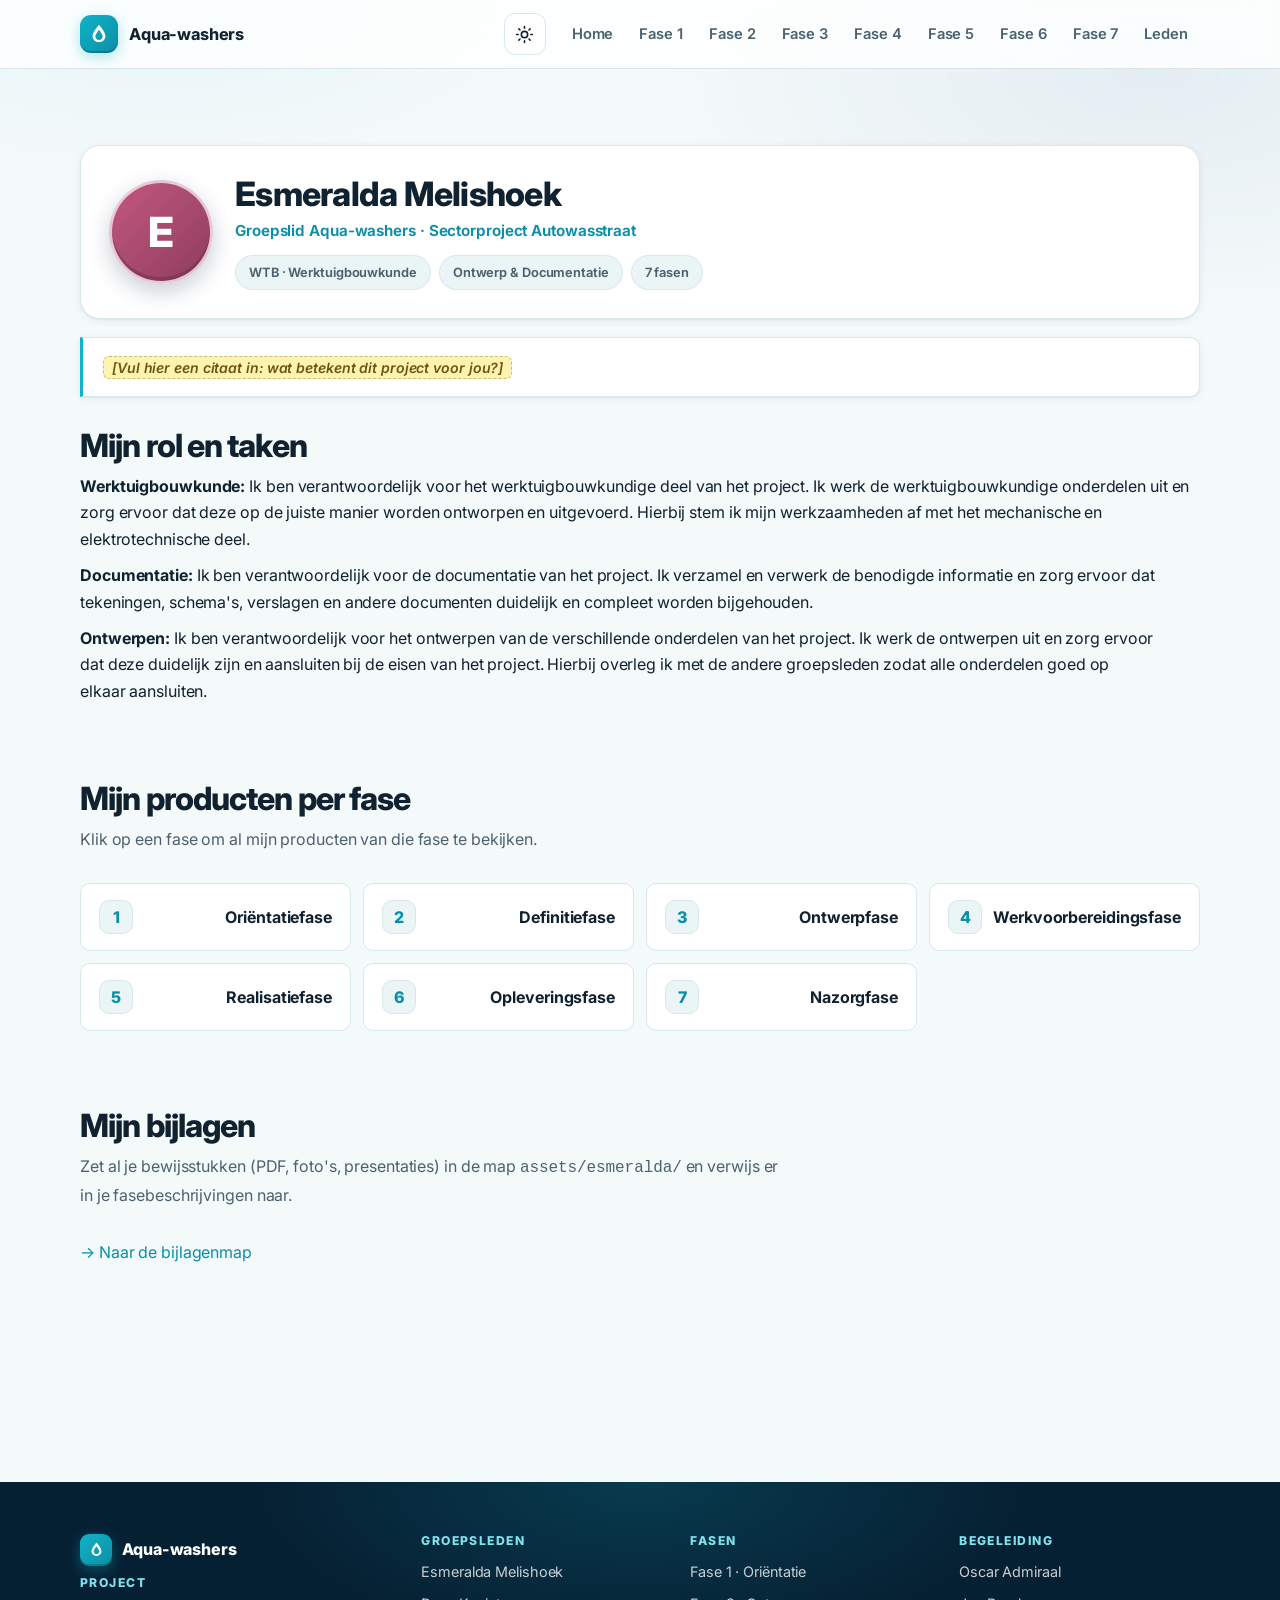
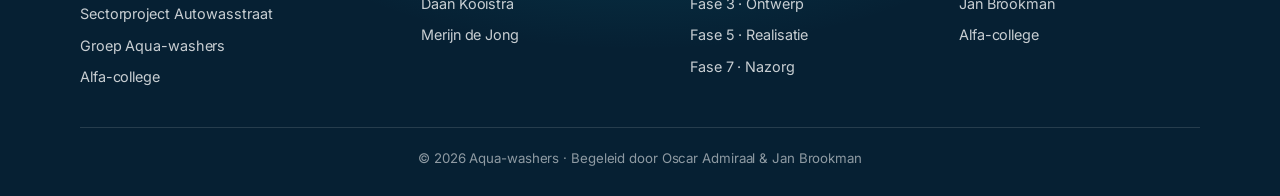
<file: student-esmeralda.html>
<!DOCTYPE html>
<html lang="nl" data-theme="light">
<head>
  <meta charset="UTF-8">
  <meta name="viewport" content="width=device-width, initial-scale=1.0">
  <title>Esmeralda Melishoek | Aqua-washers</title>
  <meta name="theme-color" content="#f4f9fa">
  <meta name="color-scheme" content="light dark">
  <link rel="icon" type="image/svg+xml" href="assets/favicon.svg">
  <link rel="icon" type="image/png" sizes="32x32" href="assets/favicon-32x32.png">
  <link rel="preconnect" href="https://fonts.googleapis.com">
  <link rel="preconnect" href="https://fonts.gstatic.com" crossorigin>
  <link href="https://fonts.googleapis.com/css2?family=Inter:wght@400;500;600;700;800&display=swap" rel="stylesheet">
  <link rel="stylesheet" href="css/style.css">
  <script>
  try{(function(){var t=localStorage.getItem('aqua-theme');if(!t){t=(window.matchMedia&&matchMedia('(prefers-color-scheme: dark)').matches)?'dark':'light';}document.documentElement.setAttribute('data-theme',t);var m=document.querySelector('meta[name="theme-color"]');if(m)m.setAttribute('content',t==='dark'?'#071722':'#f4f9fa');})();}catch(e){document.documentElement.setAttribute('data-theme','light');}
  </script>
</head>
<body>
  <a class="skip-link" href="#hoofdinhoud">Direct naar inhoud</a>

  <header class="site-header">
    <div class="container nav-wrap">
      <a class="brand" href="index.html">
        <span class="brand-mark" aria-hidden="true">
          <svg width="22" height="22" viewBox="0 0 24 24" fill="currentColor">
            <path d="M12 2C8 7 5 11 5 14.5 5 18 8 21 12 21s7-3 7-6.5C19 11 16 7 12 2zm0 16.5c-2.2 0-4-1.6-4-3.7 0-2.2 4-7.4 4-7.4s4 5.2 4 7.4c0 2.1-1.8 3.7-4 3.7z"/>
          </svg>
        </span>
        <span>Aqua-washers</span>
      </a>
      <div class="nav-actions">
        <button class="theme-toggle" aria-label="Schakel donker thema in" aria-pressed="false" type="button">
          <svg class="icon-sun" width="19" height="19" viewBox="0 0 24 24" fill="none" stroke="currentColor" stroke-width="2" stroke-linecap="round" stroke-linejoin="round" aria-hidden="true"><circle cx="12" cy="12" r="4"/><path d="M12 2v2M12 20v2M4.9 4.9l1.4 1.4M17.7 17.7l1.4 1.4M2 12h2M20 12h2M4.9 19.1l1.4-1.4M17.7 6.3l1.4-1.4"/></svg>
          <svg class="icon-moon" width="19" height="19" viewBox="0 0 24 24" fill="none" stroke="currentColor" stroke-width="2" stroke-linecap="round" stroke-linejoin="round" aria-hidden="true"><path d="M21 12.8A9 9 0 1 1 11.2 3a7 7 0 0 0 9.8 9.8z"/></svg>
        </button>
        <button class="nav-toggle" aria-label="Menu openen" aria-expanded="false" aria-controls="site-nav">
          <span></span><span></span><span></span>
        </button>
      </div>
      <nav class="site-nav" id="site-nav">
        <ul>
          <li><a href="index.html">Home</a></li>
          <li><a href="fase-1.html">Fase 1</a></li>
          <li><a href="fase-2.html">Fase 2</a></li>
          <li><a href="fase-3.html">Fase 3</a></li>
          <li><a href="fase-4.html">Fase 4</a></li>
          <li><a href="fase-5.html">Fase 5</a></li>
          <li><a href="fase-6.html">Fase 6</a></li>
          <li><a href="fase-7.html">Fase 7</a></li>
<li><a href="index.html#team">Leden</a></li>
        </ul>
      </nav>
    </div>
    <span class="scroll-progress" aria-hidden="true"></span>
  </header>

  <main class="sectie" id="hoofdinhoud">
    <div class="container">

      <div class="profiel reveal">
        <span class="avatar esi" aria-hidden="true">E</span>
        <div class="profiel-info">
          <h1>Esmeralda Melishoek</h1>
          <p class="rol">Groepslid Aqua-washers · Sectorproject Autowasstraat</p>
          <div class="meta-row"><span class="chip">WTB · Werktuigbouwkunde</span><span class="chip">Ontwerp & Documentatie</span><span class="chip">7 fasen</span></div>
        </div>
      </div>

      <blockquote class="citaat reveal">
        <span class="ph">[Vul hier een citaat in: wat betekent dit project voor jou?]</span>
      </blockquote>

      <section class="sectie" style="padding-top:30px;">
        <h2 class="sectie-titel">Mijn rol en taken</h2>
        <p><strong>Werktuigbouwkunde:</strong> Ik ben verantwoordelijk voor het werktuigbouwkundige deel van het project. Ik werk de werktuigbouwkundige onderdelen uit en zorg ervoor dat deze op de juiste manier worden ontworpen en uitgevoerd. Hierbij stem ik mijn werkzaamheden af met het mechanische en elektrotechnische deel.</p>
        <p><strong>Documentatie:</strong> Ik ben verantwoordelijk voor de documentatie van het project. Ik verzamel en verwerk de benodigde informatie en zorg ervoor dat tekeningen, schema's, verslagen en andere documenten duidelijk en compleet worden bijgehouden.</p>
        <p><strong>Ontwerpen:</strong> Ik ben verantwoordelijk voor het ontwerpen van de verschillende onderdelen van het project. Ik werk de ontwerpen uit en zorg ervoor dat deze duidelijk zijn en aansluiten bij de eisen van het project. Hierbij overleg ik met de andere groepsleden zodat alle onderdelen goed op elkaar aansluiten.</p>
      </section>

      <section class="sectie" style="padding-top:0;">
        <h2 class="sectie-titel">Mijn producten per fase</h2>
        <p class="sectie-lead">Klik op een fase om al mijn producten van die fase te bekijken.</p>
        <ul class="fase-koppelingen reveal-child">
          <li><a href="fase-1.html#esmeralda"><span class="fase-nr">1</span> Oriëntatiefase</a></li>
          <li><a href="fase-2.html#esmeralda"><span class="fase-nr">2</span> Definitiefase</a></li>
          <li><a href="fase-3.html#esmeralda"><span class="fase-nr">3</span> Ontwerpfase</a></li>
          <li><a href="fase-4.html#esmeralda"><span class="fase-nr">4</span> Werkvoorbereidingsfase</a></li>
          <li><a href="fase-5.html#esmeralda"><span class="fase-nr">5</span> Realisatiefase</a></li>
          <li><a href="fase-6.html#esmeralda"><span class="fase-nr">6</span> Opleveringsfase</a></li>
          <li><a href="fase-7.html#esmeralda"><span class="fase-nr">7</span> Nazorgfase</a></li>
        </ul>
      </section>

      <section class="sectie" style="padding-top:0;">
        <h2 class="sectie-titel">Mijn bijlagen</h2>
        <p class="sectie-lead">Zet al je bewijsstukken (PDF, foto's, presentaties) in de map <code>assets/esmeralda/</code> en verwijs er in je fasebeschrijvingen naar.</p>
        <p><a href="assets/esmeralda/">&rarr; Naar de bijlagenmap</a></p>
      </section>

    </div>
  </main>

  <footer class="site-footer">
    <div class="container">
      <div class="footer-grid">
        <div>
          <div class="brand-mini"><span class="brand-mark" aria-hidden="true" style="width:32px;height:32px;border-radius:9px;"><svg width="17" height="17" viewBox="0 0 24 24" fill="currentColor"><path d="M12 2C8 7 5 11 5 14.5 5 18 8 21 12 21s7-3 7-6.5C19 11 16 7 12 2zm0 16.5c-2.2 0-4-1.6-4-3.7 0-2.2 4-7.4 4-7.4s4 5.2 4 7.4c0 2.1-1.8 3.7-4 3.7z"/></svg></span><span>Aqua-washers</span></div>
          <h4>Project</h4>
          <ul>
            <li>Sectorproject Autowasstraat</li>
            <li>Groep Aqua-washers</li>
            <li>Alfa-college</li>
          </ul>
        </div>
        <div>
          <h4>Groepsleden</h4>
          <ul>
            <li>Esmeralda Melishoek</li>
            <li>Daan Kooistra</li>
            <li>Merijn de Jong</li>
          </ul>
        </div>
        <div>
          <h4>Fasen</h4>
          <ul>
            <li><a href="fase-1.html">Fase 1 · Oriëntatie</a></li>
            <li><a href="fase-3.html">Fase 3 · Ontwerp</a></li>
            <li><a href="fase-5.html">Fase 5 · Realisatie</a></li>
            <li><a href="fase-7.html">Fase 7 · Nazorg</a></li>
          </ul>
        </div>
        <div>
          <h4>Begeleiding</h4>
          <ul>
            <li>Oscar Admiraal</li>
            <li>Jan Brookman</li>
            <li>Alfa-college</li>
          </ul>
        </div>
      </div>
      <p class="bottom">© <span data-jaar>2026</span> Aqua-washers · Begeleid door Oscar Admiraal &amp; Jan Brookman</p>
    </div>
  </footer>

  <button class="back-to-top" aria-label="Terug naar boven" type="button">
    <svg width="18" height="18" viewBox="0 0 24 24" fill="none" stroke="currentColor" stroke-width="2.2" stroke-linecap="round" stroke-linejoin="round" aria-hidden="true"><path d="M12 19V5M5 12l7-7 7 7"/></svg>
  </button>
  <script src="js/main.js"></script>
</body>
</html>
</file>
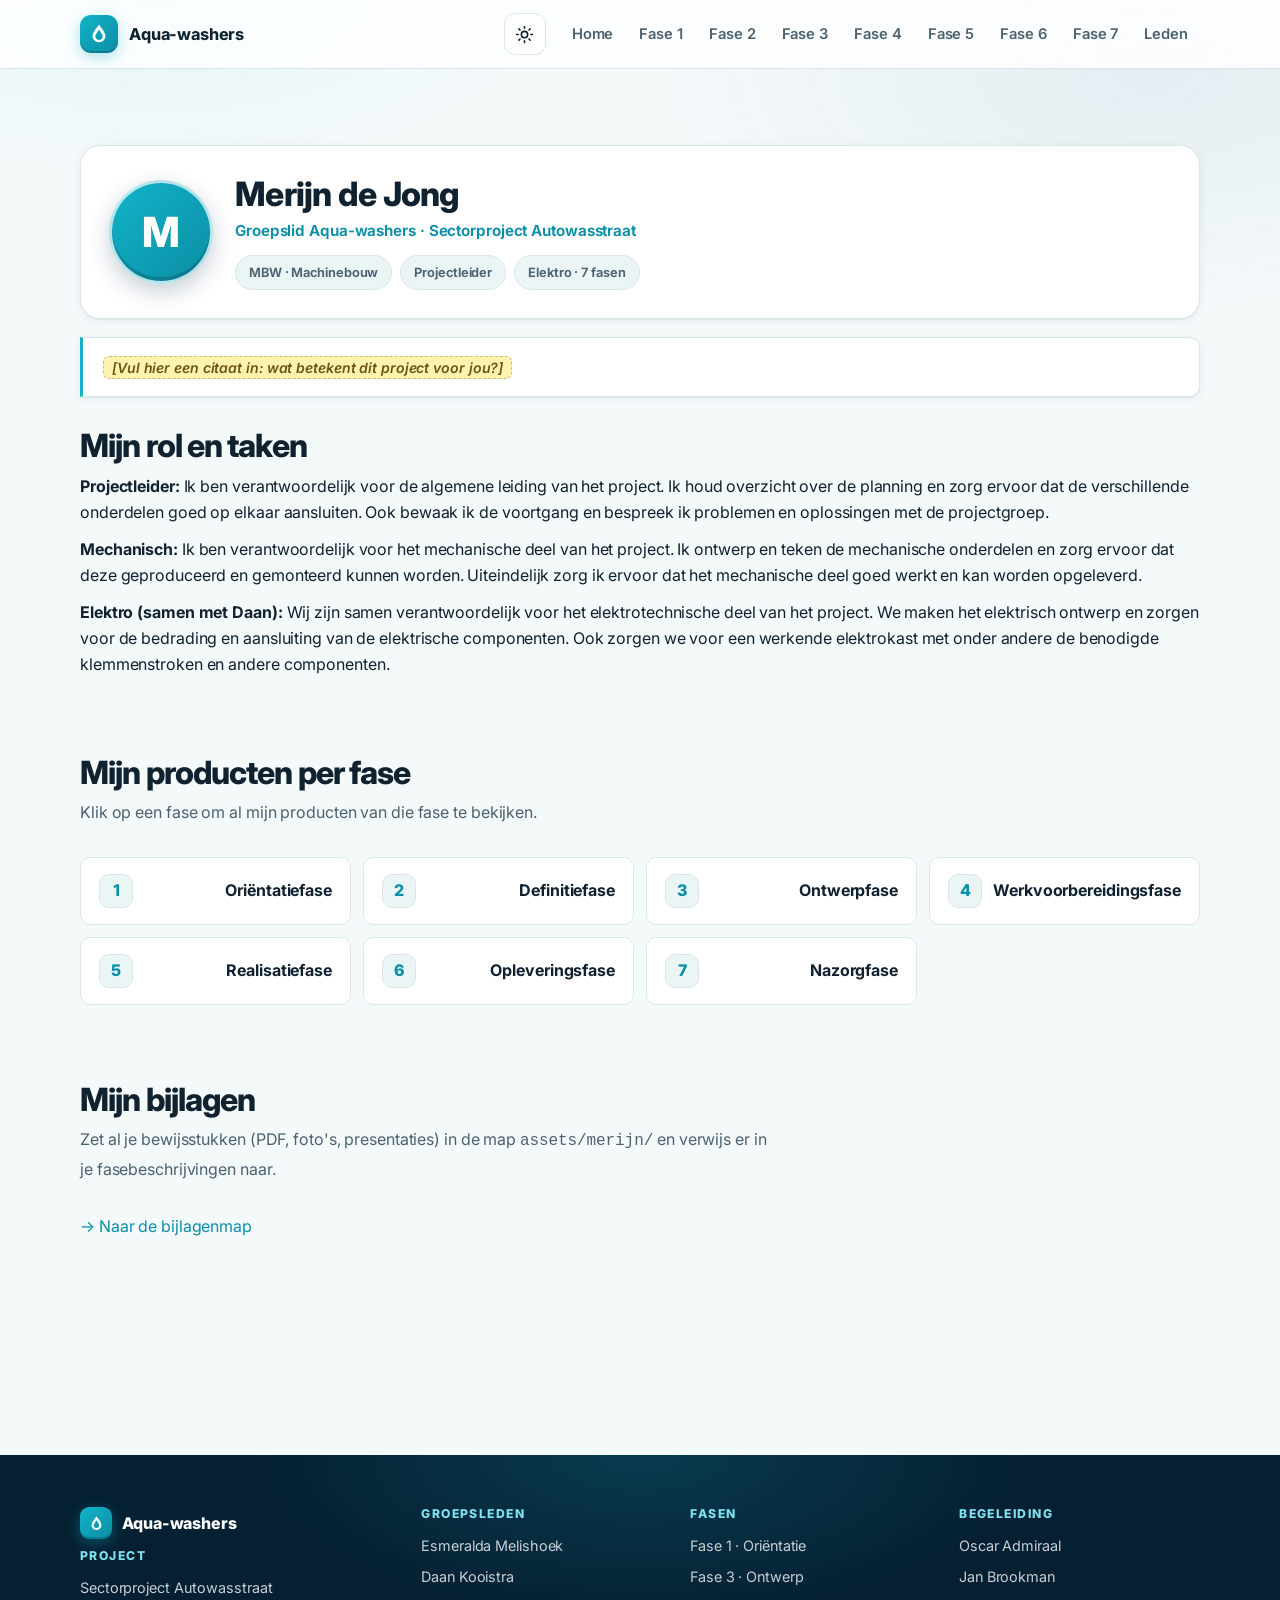
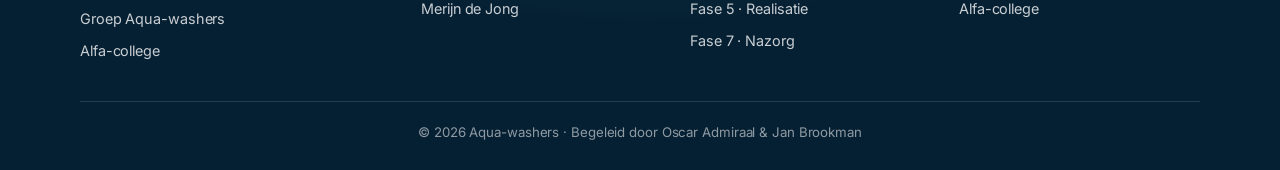
<file: student-merijn.html>
<!DOCTYPE html>
<html lang="nl" data-theme="light">
<head>
  <meta charset="UTF-8">
  <meta name="viewport" content="width=device-width, initial-scale=1.0">
  <title>Merijn de Jong | Aqua-washers</title>
  <meta name="theme-color" content="#f4f9fa">
  <meta name="color-scheme" content="light dark">
  <link rel="icon" type="image/svg+xml" href="assets/favicon.svg">
  <link rel="icon" type="image/png" sizes="32x32" href="assets/favicon-32x32.png">
  <link rel="preconnect" href="https://fonts.googleapis.com">
  <link rel="preconnect" href="https://fonts.gstatic.com" crossorigin>
  <link href="https://fonts.googleapis.com/css2?family=Inter:wght@400;500;600;700;800&display=swap" rel="stylesheet">
  <link rel="stylesheet" href="css/style.css">
  <script>
  try{(function(){var t=localStorage.getItem('aqua-theme');if(!t){t=(window.matchMedia&&matchMedia('(prefers-color-scheme: dark)').matches)?'dark':'light';}document.documentElement.setAttribute('data-theme',t);var m=document.querySelector('meta[name="theme-color"]');if(m)m.setAttribute('content',t==='dark'?'#071722':'#f4f9fa');})();}catch(e){document.documentElement.setAttribute('data-theme','light');}
  </script>
</head>
<body>
  <a class="skip-link" href="#hoofdinhoud">Direct naar inhoud</a>

  <header class="site-header">
    <div class="container nav-wrap">
      <a class="brand" href="index.html">
        <span class="brand-mark" aria-hidden="true">
          <svg width="22" height="22" viewBox="0 0 24 24" fill="currentColor">
            <path d="M12 2C8 7 5 11 5 14.5 5 18 8 21 12 21s7-3 7-6.5C19 11 16 7 12 2zm0 16.5c-2.2 0-4-1.6-4-3.7 0-2.2 4-7.4 4-7.4s4 5.2 4 7.4c0 2.1-1.8 3.7-4 3.7z"/>
          </svg>
        </span>
        <span>Aqua-washers</span>
      </a>
      <div class="nav-actions">
        <button class="theme-toggle" aria-label="Schakel donker thema in" aria-pressed="false" type="button">
          <svg class="icon-sun" width="19" height="19" viewBox="0 0 24 24" fill="none" stroke="currentColor" stroke-width="2" stroke-linecap="round" stroke-linejoin="round" aria-hidden="true"><circle cx="12" cy="12" r="4"/><path d="M12 2v2M12 20v2M4.9 4.9l1.4 1.4M17.7 17.7l1.4 1.4M2 12h2M20 12h2M4.9 19.1l1.4-1.4M17.7 6.3l1.4-1.4"/></svg>
          <svg class="icon-moon" width="19" height="19" viewBox="0 0 24 24" fill="none" stroke="currentColor" stroke-width="2" stroke-linecap="round" stroke-linejoin="round" aria-hidden="true"><path d="M21 12.8A9 9 0 1 1 11.2 3a7 7 0 0 0 9.8 9.8z"/></svg>
        </button>
        <button class="nav-toggle" aria-label="Menu openen" aria-expanded="false" aria-controls="site-nav">
          <span></span><span></span><span></span>
        </button>
      </div>
      <nav class="site-nav" id="site-nav">
        <ul>
          <li><a href="index.html">Home</a></li>
          <li><a href="fase-1.html">Fase 1</a></li>
          <li><a href="fase-2.html">Fase 2</a></li>
          <li><a href="fase-3.html">Fase 3</a></li>
          <li><a href="fase-4.html">Fase 4</a></li>
          <li><a href="fase-5.html">Fase 5</a></li>
          <li><a href="fase-6.html">Fase 6</a></li>
          <li><a href="fase-7.html">Fase 7</a></li>
<li><a href="index.html#team">Leden</a></li>
        </ul>
      </nav>
    </div>
    <span class="scroll-progress" aria-hidden="true"></span>
  </header>

  <main class="sectie" id="hoofdinhoud">
    <div class="container">

      <div class="profiel reveal">
        <span class="avatar men" aria-hidden="true">M</span>
        <div class="profiel-info">
          <h1>Merijn de Jong</h1>
          <p class="rol">Groepslid Aqua-washers · Sectorproject Autowasstraat</p>
          <div class="meta-row"><span class="chip">MBW · Machinebouw</span><span class="chip">Projectleider</span><span class="chip">Elektro · 7 fasen</span></div>
        </div>
      </div>

      <blockquote class="citaat reveal">
        <span class="ph">[Vul hier een citaat in: wat betekent dit project voor jou?]</span>
      </blockquote>

      <section class="sectie" style="padding-top:30px;">
        <h2 class="sectie-titel">Mijn rol en taken</h2>
        <p><strong>Projectleider:</strong> Ik ben verantwoordelijk voor de algemene leiding van het project. Ik houd overzicht over de planning en zorg ervoor dat de verschillende onderdelen goed op elkaar aansluiten. Ook bewaak ik de voortgang en bespreek ik problemen en oplossingen met de projectgroep.</p>
        <p><strong>Mechanisch:</strong> Ik ben verantwoordelijk voor het mechanische deel van het project. Ik ontwerp en teken de mechanische onderdelen en zorg ervoor dat deze geproduceerd en gemonteerd kunnen worden. Uiteindelijk zorg ik ervoor dat het mechanische deel goed werkt en kan worden opgeleverd.</p>
        <p><strong>Elektro (samen met Daan):</strong> Wij zijn samen verantwoordelijk voor het elektrotechnische deel van het project. We maken het elektrisch ontwerp en zorgen voor de bedrading en aansluiting van de elektrische componenten. Ook zorgen we voor een werkende elektrokast met onder andere de benodigde klemmenstroken en andere componenten.</p>
      </section>

      <section class="sectie" style="padding-top:0;">
        <h2 class="sectie-titel">Mijn producten per fase</h2>
        <p class="sectie-lead">Klik op een fase om al mijn producten van die fase te bekijken.</p>
        <ul class="fase-koppelingen reveal-child">
          <li><a href="fase-1.html#merijn"><span class="fase-nr">1</span> Oriëntatiefase</a></li>
          <li><a href="fase-2.html#merijn"><span class="fase-nr">2</span> Definitiefase</a></li>
          <li><a href="fase-3.html#merijn"><span class="fase-nr">3</span> Ontwerpfase</a></li>
          <li><a href="fase-4.html#merijn"><span class="fase-nr">4</span> Werkvoorbereidingsfase</a></li>
          <li><a href="fase-5.html#merijn"><span class="fase-nr">5</span> Realisatiefase</a></li>
          <li><a href="fase-6.html#merijn"><span class="fase-nr">6</span> Opleveringsfase</a></li>
          <li><a href="fase-7.html#merijn"><span class="fase-nr">7</span> Nazorgfase</a></li>
        </ul>
      </section>

      <section class="sectie" style="padding-top:0;">
        <h2 class="sectie-titel">Mijn bijlagen</h2>
        <p class="sectie-lead">Zet al je bewijsstukken (PDF, foto's, presentaties) in de map <code>assets/merijn/</code> en verwijs er in je fasebeschrijvingen naar.</p>
        <p><a href="assets/merijn/">&rarr; Naar de bijlagenmap</a></p>
      </section>

    </div>
  </main>

  <footer class="site-footer">
    <div class="container">
      <div class="footer-grid">
        <div>
          <div class="brand-mini"><span class="brand-mark" aria-hidden="true" style="width:32px;height:32px;border-radius:9px;"><svg width="17" height="17" viewBox="0 0 24 24" fill="currentColor"><path d="M12 2C8 7 5 11 5 14.5 5 18 8 21 12 21s7-3 7-6.5C19 11 16 7 12 2zm0 16.5c-2.2 0-4-1.6-4-3.7 0-2.2 4-7.4 4-7.4s4 5.2 4 7.4c0 2.1-1.8 3.7-4 3.7z"/></svg></span><span>Aqua-washers</span></div>
          <h4>Project</h4>
          <ul>
            <li>Sectorproject Autowasstraat</li>
            <li>Groep Aqua-washers</li>
            <li>Alfa-college</li>
          </ul>
        </div>
        <div>
          <h4>Groepsleden</h4>
          <ul>
            <li>Esmeralda Melishoek</li>
            <li>Daan Kooistra</li>
            <li>Merijn de Jong</li>
          </ul>
        </div>
        <div>
          <h4>Fasen</h4>
          <ul>
            <li><a href="fase-1.html">Fase 1 · Oriëntatie</a></li>
            <li><a href="fase-3.html">Fase 3 · Ontwerp</a></li>
            <li><a href="fase-5.html">Fase 5 · Realisatie</a></li>
            <li><a href="fase-7.html">Fase 7 · Nazorg</a></li>
          </ul>
        </div>
        <div>
          <h4>Begeleiding</h4>
          <ul>
            <li>Oscar Admiraal</li>
            <li>Jan Brookman</li>
            <li>Alfa-college</li>
          </ul>
        </div>
      </div>
      <p class="bottom">© <span data-jaar>2026</span> Aqua-washers · Begeleid door Oscar Admiraal &amp; Jan Brookman</p>
    </div>
  </footer>

  <button class="back-to-top" aria-label="Terug naar boven" type="button">
    <svg width="18" height="18" viewBox="0 0 24 24" fill="none" stroke="currentColor" stroke-width="2.2" stroke-linecap="round" stroke-linejoin="round" aria-hidden="true"><path d="M12 19V5M5 12l7-7 7 7"/></svg>
  </button>
  <script src="js/main.js"></script>
</body>
</html>
</file>
<file: css/style.css>
/* ==========================================================================
   Aqua-washers — Autowasstraat · Premium 2026 design system
   Evolved aqua/navy identity · light + dark · Inter · GPU-only motion
   ========================================================================== */

:root {
  color-scheme: light;

  /* Brand (evolved aqua identity) */
  --navy-950: #062033;
  --navy-900: #0b2a4a;
  --navy-700: #143a63;
  --navy-500: #1e568c;
  --aqua: #11b3c9;
  --aqua-strong: #0a9bb5;
  --aqua-deep: #0c8ea4;
  --aqua-soft: #7fe3ef;

  /* Surface system — light */
  --bg: #f4f9fa;
  --surface: #ffffff;
  --surface-2: #ecf5f6;
  --surface-3: #e2eff1;
  --border: #d9e7ea;
  --border-strong: #c3d9dd;
  --text-1: #10222f;
  --text-2: #4c626f;
  --text-3: #7d939e;
  --primary: #0a8fa8;
  --primary-hover: #076f83;
  --primary-ink: #ffffff;
  --on-dark: #ffffff;
  --success: #127a52;
  --success-bg: #e5f5ec;
  --warning: #8f6405;
  --warning-bg: #fff3b0;
  --danger: #b3372a;
  --danger-bg: #fdecea;

  --markering: #fff3b0;
  --markering-tekst: #6b5710;

  --shadow-sm: 0 1px 2px rgba(11, 42, 74, 0.06), 0 2px 8px rgba(11, 42, 74, 0.06);
  --shadow-md: 0 6px 24px rgba(11, 42, 74, 0.1), 0 2px 6px rgba(11, 42, 74, 0.06);
  --shadow-lg: 0 18px 50px rgba(11, 42, 74, 0.16), 0 4px 12px rgba(11, 42, 74, 0.08);
  --shadow-glow: 0 0 0 1px rgba(17, 179, 201, 0.18), 0 8px 30px rgba(17, 179, 201, 0.18);

  --r-sm: 10px;
  --r-md: 14px;
  --r-lg: 20px;
  --r-pill: 999px;

  --font-sans: "Inter", "SF Pro Display", "Segoe UI", Roboto, "Helvetica Neue", Helvetica, Arial, sans-serif;
  --ease: cubic-bezier(0.21, 0.65, 0.35, 1);
  --dur-1: 150ms;
  --dur-2: 250ms;
  --dur-3: 380ms;

  --header-h: 68px;
  --maxw: 1120px;
}

[data-theme="dark"] {
  color-scheme: dark;
  --bg: #071722;
  --surface: #0c2434;
  --surface-2: #102e42;
  --surface-3: #15394f;
  --border: rgba(127, 227, 239, 0.14);
  --border-strong: rgba(127, 227, 239, 0.26);
  --text-1: #eaf4f6;
  --text-2: #a9c0cb;
  --text-3: #7e97a3;
  --primary: #2ed3e6;
  --primary-hover: #7fe3ef;
  --primary-ink: #052033;
  --success: #4ade9e;
  --success-bg: rgba(74, 222, 158, 0.12);
  --warning-bg: rgba(255, 243, 176, 0.12);
  --warning: #ffd97a;
  --danger: #ff9a8d;
  --danger-bg: rgba(255, 154, 141, 0.12);
  --markering: rgba(255, 243, 176, 0.16);
  --markering-tekst: #ffe9a8;
  --shadow-sm: 0 1px 2px rgba(0, 0, 0, 0.4);
  --shadow-md: 0 8px 28px rgba(0, 0, 0, 0.45);
  --shadow-lg: 0 20px 60px rgba(0, 0, 0, 0.55);
}

/* Legacy aliases (backwards compat) */
:root {
  --blauw-950: var(--navy-950);
  --blauw-900: var(--navy-900);
  --blauw-700: var(--navy-700);
  --blauw-500: var(--navy-500);
  --aqua-donker: var(--aqua-deep);
  --aqua-light: var(--aqua-soft);
  --schuim: var(--surface-2);
  --schuim-licht: var(--bg);
  --wit: var(--surface);
  --inkt: var(--text-1);
  --grijs: var(--text-2);
  --scheiding: var(--border);
  --schaduw: var(--shadow-md);
  --radius: var(--r-md);
  --radius-klein: var(--r-sm);
  --font: var(--font-sans);
}

* { margin: 0; padding: 0; box-sizing: border-box; }

html {
  scroll-behavior: smooth;
  scroll-padding-top: calc(var(--header-h) + 20px);
  -webkit-text-size-adjust: 100%;
}

body {
  font-family: var(--font-sans);
  color: var(--text-1);
  background: var(--bg);
  line-height: 1.65;
  font-size: 16px;
  letter-spacing: -0.006em;
  -webkit-font-smoothing: antialiased;
  text-rendering: optimizeLegibility;
  overflow-x: hidden;
  transition: background var(--dur-2) var(--ease), color var(--dur-2) var(--ease);
}

body::before {
  content: "";
  position: fixed;
  inset: 0;
  pointer-events: none;
  z-index: 0;
  background:
    radial-gradient(600px 300px at 12% -4%, rgba(17, 179, 201, 0.07), transparent 70%),
    radial-gradient(700px 340px at 90% 8%, rgba(30, 86, 140, 0.07), transparent 70%);
}
[data-theme="dark"] body::before {
  background:
    radial-gradient(700px 340px at 12% -4%, rgba(46, 211, 230, 0.09), transparent 70%),
    radial-gradient(700px 340px at 90% 8%, rgba(46, 211, 230, 0.06), transparent 70%);
}

img { max-width: 100%; display: block; }

a { color: var(--primary); text-decoration: none; text-underline-offset: 3px; }
a:hover { text-decoration: underline; }

:focus-visible {
  outline: 2px solid var(--primary);
  outline-offset: 3px;
  border-radius: 6px;
}

::selection { background: var(--aqua); color: #fff; }
[data-theme="dark"] ::selection { color: #052033; }

.container { width: min(var(--maxw), 92%); margin-inline: auto; position: relative; z-index: 1; }

h1, h2, h3, h4 { letter-spacing: -0.022em; line-height: 1.18; text-wrap: balance; }
p { text-wrap: pretty; }

/* Skip link */
.skip-link {
  position: absolute; left: 12px; top: -60px; z-index: 200;
  background: var(--navy-900); color: #fff; padding: 10px 16px;
  border-radius: var(--r-sm); font-weight: 700; font-size: 0.9rem;
  transition: top var(--dur-2) var(--ease);
}
.skip-link:focus { top: 10px; text-decoration: none; }

/* ==========================================================================
   Header & navigation
   ========================================================================== */

.site-header {
  position: sticky;
  top: 0;
  z-index: 100;
  background: color-mix(in srgb, var(--surface) 82%, transparent);
  -webkit-backdrop-filter: blur(16px) saturate(1.4);
  backdrop-filter: blur(16px) saturate(1.4);
  border-bottom: 1px solid var(--border);
  transition: box-shadow var(--dur-2) var(--ease), background var(--dur-2) var(--ease), border-color var(--dur-2) var(--ease);
}
@supports not (background: color-mix(in srgb, red 50%, blue)) {
  .site-header { background: var(--surface); }
  [data-theme="light"] .site-header { background: rgba(255, 255, 255, 0.88); }
  [data-theme="dark"] .site-header { background: rgba(12, 36, 52, 0.88); }
}
.site-header.is-scrolled { box-shadow: var(--shadow-md); }

.nav-wrap {
  display: flex;
  align-items: center;
  justify-content: space-between;
  gap: 14px;
  min-height: var(--header-h);
}

.brand {
  display: flex; align-items: center; gap: 11px;
  font-weight: 750; font-size: 1.02rem; letter-spacing: -0.01em;
  color: var(--text-1);
}
.brand:hover { text-decoration: none; }
.brand-mark {
  display: grid; place-items: center;
  width: 38px; height: 38px; border-radius: 11px; flex: none;
  background: linear-gradient(135deg, var(--aqua) 0%, var(--aqua-deep) 100%);
  color: #fff;
  box-shadow: inset 0 -2px 0 rgba(0,0,0,0.18), 0 4px 14px rgba(17,179,201,0.35);
  transition: transform var(--dur-2) var(--ease), box-shadow var(--dur-2) var(--ease);
}
.brand:hover .brand-mark { transform: translateY(-1px) scale(1.03); box-shadow: inset 0 -2px 0 rgba(0,0,0,0.18), 0 8px 20px rgba(17,179,201,0.45); }

.nav-actions { display: flex; align-items: center; gap: 10px; margin-left: auto; }

.site-nav ul {
  display: flex; align-items: center; gap: 2px;
  list-style: none; flex-wrap: wrap;
}
.site-nav a {
  position: relative;
  display: inline-block;
  padding: 8px 12px;
  border-radius: 8px;
  color: var(--text-2);
  font-weight: 600; font-size: 0.92rem; letter-spacing: -0.005em;
  transition: background var(--dur-1) var(--ease), color var(--dur-1) var(--ease);
}
.site-nav a::after {
  content: ""; position: absolute; left: 12px; right: 12px; bottom: 5px; height: 2px;
  border-radius: 2px; background: var(--primary);
  transform: scaleX(0); transform-origin: left;
  transition: transform var(--dur-2) var(--ease);
}
.site-nav a:hover { background: var(--surface-2); color: var(--text-1); text-decoration: none; }
.site-nav a:hover::after { transform: scaleX(0.6); opacity: 0.5; }
.site-nav a.is-actief { background: var(--surface-2); color: var(--text-1); }
.site-nav a.is-actief::after { transform: scaleX(1); opacity: 1; }

/* Theme toggle + hamburger */
.theme-toggle, .nav-toggle {
  display: inline-grid; place-items: center;
  width: 42px; height: 42px; flex: none;
  border: 1px solid var(--border); border-radius: 11px;
  background: var(--surface); color: var(--text-1);
  cursor: pointer;
  transition: transform var(--dur-1) var(--ease), border-color var(--dur-1) var(--ease), background var(--dur-1) var(--ease), box-shadow var(--dur-1) var(--ease);
}
.theme-toggle:hover, .nav-toggle:hover { border-color: var(--border-strong); background: var(--surface-2); transform: translateY(-1px); box-shadow: var(--shadow-sm); }
.theme-toggle:active, .nav-toggle:active { transform: translateY(0) scale(0.97); }
.theme-toggle svg { width: 19px; height: 19px; }
.theme-toggle .icon-moon { display: none; }
[data-theme="dark"] .theme-toggle .icon-sun { display: none; }
[data-theme="dark"] .theme-toggle .icon-moon { display: block; }

.nav-toggle { display: none; flex-direction: column; justify-content: center; align-items: center; gap: 5px; }
.nav-toggle span { display: block; height: 2px; width: 18px; background: currentColor; border-radius: 2px; transition: transform var(--dur-2) var(--ease), opacity var(--dur-2) var(--ease); }
.nav-toggle.open span:nth-child(1) { transform: translateY(7px) rotate(45deg); }
.nav-toggle.open span:nth-child(2) { opacity: 0; }
.nav-toggle.open span:nth-child(3) { transform: translateY(-7px) rotate(-45deg); }

.scroll-progress {
  position: absolute; left: 0; bottom: -1px; height: 2px; width: 100%;
  transform-origin: left; transform: scaleX(0);
  background: linear-gradient(90deg, var(--aqua), var(--navy-500));
  border-radius: 2px;
}

/* ==========================================================================
   Buttons
   ========================================================================== */

.btn {
  display: inline-flex; align-items: center; gap: 9px;
  padding: 12px 20px; border-radius: 11px;
  font-weight: 700; font-size: 0.94rem; letter-spacing: -0.008em;
  border: 1px solid transparent; cursor: pointer;
  transition: transform var(--dur-1) var(--ease), box-shadow var(--dur-1) var(--ease), background var(--dur-1) var(--ease), border-color var(--dur-1) var(--ease);
}
.btn:hover { text-decoration: none; transform: translateY(-1px); }
.btn:active { transform: translateY(0) scale(0.98); }
.btn .arr { transition: transform var(--dur-2) var(--ease); }
.btn:hover .arr { transform: translateX(4px); }
.btn-primary { background: linear-gradient(135deg, var(--aqua) 0%, var(--aqua-deep) 100%); color: #fff; box-shadow: 0 6px 20px rgba(17,179,201,0.35); }
.btn-primary:hover { box-shadow: 0 10px 28px rgba(17,179,201,0.45); color: #fff; }
[data-theme="dark"] .btn-primary { color: #052033; }
.btn-ghost { background: rgba(255,255,255,0.1); border-color: rgba(255,255,255,0.28); color: #fff; -webkit-backdrop-filter: blur(8px); backdrop-filter: blur(8px); }
.btn-ghost:hover { background: rgba(255,255,255,0.18); color: #fff; }

/* ==========================================================================
   Heroes
   ========================================================================== */

.hero {
  position: relative; overflow: hidden; isolation: isolate;
  color: #fff;
  background: linear-gradient(165deg, var(--navy-950) 0%, var(--navy-900) 48%, #123f6b 100%);
  padding: clamp(72px, 10vw, 128px) 0 clamp(64px, 8vw, 104px);
  text-align: center;
}
.hero::before {
  content: ""; position: absolute; inset: 0; z-index: 0;
  background:
    radial-gradient(560px 320px at 18% 22%, rgba(17,179,201,0.28), transparent 65%),
    radial-gradient(640px 360px at 84% 18%, rgba(127,227,239,0.2), transparent 60%),
    radial-gradient(700px 420px at 50% 110%, rgba(30,86,140,0.55), transparent 65%);
}
.hero::after {
  content: ""; position: absolute; inset: 0; z-index: 0; opacity: 0.5;
  background-image: linear-gradient(rgba(255,255,255,0.055) 1px, transparent 1px), linear-gradient(90deg, rgba(255,255,255,0.055) 1px, transparent 1px);
  background-size: 44px 44px;
  mask-image: radial-gradient(720px 420px at 50% 30%, black 30%, transparent 75%);
  -webkit-mask-image: radial-gradient(720px 420px at 50% 30%, black 30%, transparent 75%);
}
.hero-noise {
  position: absolute; inset: 0; z-index: 0; opacity: 0.06; pointer-events: none;
  background-image: url("data:image/svg+xml,%3Csvg xmlns='http://www.w3.org/2000/svg' width='140' height='140'%3E%3Cfilter id='n'%3E%3CfeTurbulence type='fractalNoise' baseFrequency='0.9' numOctaves='2'/%3E%3C/filter%3E%3Crect width='140' height='140' filter='url(%23n)' opacity='1'/%3E%3C/svg%3E");
}
.orb { position: absolute; z-index: 0; border-radius: 50%; filter: blur(60px); pointer-events: none; will-change: transform; }
.orb-a { width: 340px; height: 340px; left: -90px; top: -70px; background: rgba(17,179,201,0.32); animation: drift 14s ease-in-out infinite alternate; }
.orb-b { width: 420px; height: 420px; right: -120px; top: 6%; background: rgba(30,86,140,0.5); animation: drift 18s ease-in-out infinite alternate-reverse; }
.orb-c { width: 260px; height: 260px; left: 44%; bottom: -140px; background: rgba(127,227,239,0.22); animation: drift 12s ease-in-out infinite alternate; }
@keyframes drift {
  from { transform: translate3d(0,0,0) scale(1); }
  to { transform: translate3d(34px, 26px, 0) scale(1.08); }
}
/* Legacy bubbles: hide (identity evolved to ambient glow) */
.bubbles, .zeepbel { display: none !important; }

.hero-inner { position: relative; z-index: 1; }
.hero-kicker {
  display: inline-flex; align-items: center; gap: 8px;
  margin-bottom: 20px; padding: 7px 16px;
  border: 1px solid rgba(255,255,255,0.28); border-radius: var(--r-pill);
  background: rgba(255,255,255,0.09);
  -webkit-backdrop-filter: blur(10px); backdrop-filter: blur(10px);
  text-transform: uppercase; letter-spacing: 0.16em; font-size: 0.74rem; font-weight: 750;
  color: rgba(255,255,255,0.92);
}
.hero-kicker::before { content: ""; width: 7px; height: 7px; border-radius: 50%; background: var(--aqua-soft); box-shadow: 0 0 12px var(--aqua-soft); }
.hero h1 {
  font-size: clamp(2.4rem, 6vw, 3.9rem); font-weight: 800; letter-spacing: -0.035em; line-height: 1.04;
  text-shadow: 0 6px 30px rgba(0,0,0,0.3);
  margin-bottom: 12px;
}
.hero h1 .thin { font-weight: 500; color: rgba(255,255,255,0.82); }
.hero .ondertitel { font-size: clamp(1.1rem, 2.6vw, 1.4rem); color: var(--aqua-soft); font-weight: 650; letter-spacing: -0.01em; }
.hero .lead { max-width: 660px; margin: 20px auto 0; color: rgba(255,255,255,0.85); font-size: 1.05rem; line-height: 1.7; }
.hero-actions { display: flex; flex-wrap: wrap; gap: 12px; justify-content: center; margin-top: 32px; }
.hero-meta {
  display: flex; flex-wrap: wrap; gap: 10px; justify-content: center;
  margin-top: 26px; padding-top: 24px;
  border-top: 1px solid rgba(255,255,255,0.14);
  font-size: 0.88rem; color: rgba(255,255,255,0.72);
}
.hero-meta strong { color: #fff; font-weight: 700; }
.hero-badges { display: flex; flex-wrap: wrap; gap: 10px; justify-content: center; margin-top: 22px; }
.hero-badge {
  padding: 9px 17px; border-radius: var(--r-pill);
  background: rgba(255,255,255,0.09); border: 1px solid rgba(255,255,255,0.24);
  -webkit-backdrop-filter: blur(8px); backdrop-filter: blur(8px);
  font-weight: 600; font-size: 0.9rem; color: rgba(255,255,255,0.92);
  transition: background var(--dur-2) var(--ease), transform var(--dur-2) var(--ease), border-color var(--dur-2) var(--ease);
}
.hero-badge:hover { background: rgba(255,255,255,0.16); transform: translateY(-2px); border-color: rgba(255,255,255,0.4); }
.hero-badge strong { color: var(--aqua-soft); }

/* Compact page hero */
.page-hero {
  position: relative; overflow: hidden; isolation: isolate;
  padding: clamp(48px, 7vw, 84px) 0 clamp(40px, 6vw, 68px);
  color: #fff;
  background: linear-gradient(155deg, var(--navy-950) 0%, var(--navy-900) 60%, #144068 100%);
}
.page-hero::before {
  content: ""; position: absolute; inset: 0; z-index: 0;
  background:
    radial-gradient(520px 300px at 88% 12%, rgba(127,227,239,0.22), transparent 60%),
    radial-gradient(560px 320px at 8% 90%, rgba(17,179,201,0.2), transparent 60%);
}
.page-hero::after {
  content: ""; position: absolute; inset: 0; z-index: 0; opacity: 0.4;
  background-image: linear-gradient(rgba(255,255,255,0.05) 1px, transparent 1px), linear-gradient(90deg, rgba(255,255,255,0.05) 1px, transparent 1px);
  background-size: 40px 40px;
  mask-image: radial-gradient(640px 340px at 70% 20%, black, transparent 75%);
  -webkit-mask-image: radial-gradient(640px 340px at 70% 20%, black, transparent 75%);
}
.page-hero .container { z-index: 1; }
.breadcrumb { display: flex; align-items: center; gap: 8px; margin-bottom: 14px; font-size: 0.84rem; color: rgba(255,255,255,0.66); }
.breadcrumb a { color: rgba(255,255,255,0.8); font-weight: 600; }
.breadcrumb a:hover { color: var(--aqua-soft); }
.breadcrumb .sep { opacity: 0.5; }
.page-hero .kicker {
  display: inline-block; text-transform: uppercase; letter-spacing: 0.16em;
  font-size: 0.74rem; font-weight: 750; color: var(--aqua-soft); margin-bottom: 10px;
}
.page-hero h1 { font-size: clamp(1.9rem, 4.4vw, 2.9rem); font-weight: 800; letter-spacing: -0.03em; line-height: 1.1; margin-bottom: 8px; }
.page-hero .accent { position: relative; font-weight: 500; color: rgba(255,255,255,0.88); white-space: nowrap; }
.page-hero .accent::after { content: ""; position: absolute; left: 0; right: 0; bottom: 1px; height: 3px; border-radius: 3px; background: linear-gradient(90deg, var(--aqua), var(--aqua-soft)); opacity: 0.9; }
.page-hero .lead { max-width: 740px; margin-top: 14px; color: rgba(255,255,255,0.84); font-size: 1.02rem; line-height: 1.7; }
.page-hero .hero-meta { justify-content: flex-start; margin-top: 20px; padding-top: 18px; }

/* ==========================================================================
   Sections
   ========================================================================== */

.sectie { padding: clamp(44px, 6vw, 76px) 0; }
.section-head { display: flex; align-items: flex-end; justify-content: space-between; gap: 18px; margin-bottom: 8px; flex-wrap: wrap; }
.sectie-titel { font-size: clamp(1.45rem, 3vw, 2rem); font-weight: 780; color: var(--text-1); letter-spacing: -0.028em; margin-bottom: 8px; }
.sectie-titel .count { color: var(--primary); font-weight: 800; }
.sectie-lead { color: var(--text-2); max-width: 700px; margin-bottom: 30px; font-size: 1rem; line-height: 1.7; }

/* ==========================================================================
   Cards & grids
   ========================================================================== */

.kaarten-grid { display: grid; grid-template-columns: repeat(auto-fit, minmax(270px, 1fr)); gap: 18px; }

.kaart {
  background: var(--surface);
  border: 1px solid var(--border);
  border-radius: var(--r-md);
  padding: 26px;
  box-shadow: var(--shadow-sm);
  transition: transform var(--dur-2) var(--ease), box-shadow var(--dur-2) var(--ease), border-color var(--dur-2) var(--ease);
}
.kaart:hover { transform: translateY(-4px); box-shadow: var(--shadow-md); border-color: var(--border-strong); }
.kaart .ico-fase {
  display: grid; place-items: center;
  width: 48px; height: 48px; margin-bottom: 16px;
  border-radius: 12px;
  background: linear-gradient(135deg, var(--surface-2), var(--surface-3));
  border: 1px solid var(--border);
  color: var(--primary); font-weight: 800; font-size: 1.2rem;
}
.kaart h3 { font-size: 1.08rem; font-weight: 750; color: var(--text-1); margin-bottom: 8px; }
.kaart p { color: var(--text-2); font-size: 0.94rem; margin-bottom: 16px; line-height: 1.65; }
.kaart .kaart-link, .kaart-link {
  display: inline-flex; align-items: center; gap: 7px;
  font-weight: 700; font-size: 0.9rem; color: var(--primary);
}
.kaart-link::after { content: "→"; transition: transform var(--dur-2) var(--ease); }
.kaart-link:hover { text-decoration: none; color: var(--primary-hover); }
.kaart-link:hover::after { transform: translateX(4px); }

/* Info list */
.infolijst { list-style: none; background: var(--surface); border: 1px solid var(--border); border-radius: var(--r-md); overflow: hidden; box-shadow: var(--shadow-sm); }
.infolijst li { display: grid; grid-template-columns: 210px 1fr; gap: 16px; align-items: baseline; padding: 16px 22px; border-bottom: 1px solid var(--border); transition: background var(--dur-1) var(--ease); }
.infolijst li:last-child { border-bottom: none; }
.infolijst li:hover { background: var(--surface-2); }
.infolijst .label { font-weight: 700; font-size: 0.84rem; text-transform: uppercase; letter-spacing: 0.06em; color: var(--text-3); }
.infolijst .waarde { color: var(--text-1); font-size: 0.97rem; }

/* Team */
.team-grid { display: grid; grid-template-columns: repeat(auto-fit, minmax(240px, 1fr)); gap: 18px; }
.team-kaart {
  text-align: center;
  background: var(--surface); border: 1px solid var(--border);
  border-radius: var(--r-md); padding: 30px 22px;
  box-shadow: var(--shadow-sm);
  transition: transform var(--dur-2) var(--ease), box-shadow var(--dur-2) var(--ease), border-color var(--dur-2) var(--ease);
}
.team-kaart:hover { transform: translateY(-5px); box-shadow: var(--shadow-md); border-color: var(--border-strong); }
.avatar {
  display: grid; place-items: center;
  width: 76px; height: 76px; margin: 0 auto 16px;
  border-radius: 50%; color: #fff; font-size: 1.8rem; font-weight: 800;
  box-shadow: inset 0 -4px 0 rgba(0,0,0,0.16), 0 8px 22px rgba(11,42,74,0.22);
  border: 3px solid rgba(255,255,255,0.7);
}
.avatar.esi { background: linear-gradient(135deg, #c2577f, #8f3d5f); }
.avatar.daan { background: linear-gradient(135deg, #1e568c, #0f3556); }
.avatar.men { background: linear-gradient(135deg, #11b3c9, #0c8ea4); }
.team-kaart h3 { color: var(--text-1); font-size: 1.08rem; font-weight: 750; }
.team-kaart .rol { color: var(--text-2); font-size: 0.88rem; margin: 6px 0 14px; }
.team-kaart .discipline {
  display: inline-block; padding: 4px 12px; border-radius: var(--r-pill);
  background: var(--surface-2); border: 1px solid var(--border);
  font-size: 0.76rem; font-weight: 700; letter-spacing: 0.05em; text-transform: uppercase; color: var(--text-2);
  margin-bottom: 14px;
}

.avatar-klein {
  display: grid; place-items: center;
  width: 42px; height: 42px; border-radius: 50%;
  color: #fff; font-weight: 800; font-size: 1rem; flex: none;
  box-shadow: inset 0 -3px 0 rgba(0,0,0,0.16);
  border: 2px solid rgba(255,255,255,0.6);
}
.avatar-klein.esi { background: linear-gradient(135deg, #c2577f, #8f3d5f); }
.avatar-klein.daan { background: linear-gradient(135deg, #1e568c, #0f3556); }
.avatar-klein.men { background: linear-gradient(135deg, #11b3c9, #0c8ea4); }

/* ==========================================================================
   Fase TOC
   ========================================================================== */

.inhoud-fase {
  position: sticky; top: calc(var(--header-h) + 10px); z-index: 50;
  display: flex; flex-wrap: wrap; align-items: center; gap: 8px;
  background: color-mix(in srgb, var(--surface) 88%, transparent);
  -webkit-backdrop-filter: blur(14px); backdrop-filter: blur(14px);
  border: 1px solid var(--border); border-radius: var(--r-md);
  padding: 14px 16px; margin-bottom: 28px;
  box-shadow: var(--shadow-sm);
}
@supports not (background: color-mix(in srgb, red 50%, blue)) {
  .inhoud-fase { background: var(--surface); }
}
.inhoud-fase .inhoud-label { flex: 0 0 100%; font-weight: 800; color: var(--text-1); text-transform: uppercase; letter-spacing: 0.12em; font-size: 0.7rem; margin-bottom: 2px; }
.inhoud-fase a {
  padding: 8px 14px; border-radius: var(--r-pill);
  background: var(--surface-2); border: 1px solid var(--border);
  color: var(--text-1); font-weight: 650; font-size: 0.85rem;
  transition: background var(--dur-1) var(--ease), border-color var(--dur-1) var(--ease), transform var(--dur-1) var(--ease);
}
.inhoud-fase a:hover { background: var(--surface-3); border-color: var(--border-strong); transform: translateY(-1px); text-decoration: none; }
.inhoud-fase a.is-actief { background: var(--text-1); border-color: var(--text-1); color: var(--bg); }

/* ==========================================================================
   Onderdelen & studentkaarten
   ========================================================================== */

.onderdeel {
  scroll-margin-top: calc(var(--header-h) + 76px);
  margin-bottom: 26px;
  background: var(--surface);
  border: 1px solid var(--border);
  border-radius: var(--r-lg);
  box-shadow: var(--shadow-sm);
  overflow: hidden;
  transition: box-shadow var(--dur-2) var(--ease), border-color var(--dur-2) var(--ease);
}
.onderdeel:hover { box-shadow: var(--shadow-md); }
.onderdeel-kop {
  display: flex; align-items: flex-start; gap: 16px;
  padding: 20px 26px;
  background: linear-gradient(180deg, var(--surface-2), var(--surface));
  border-bottom: 1px solid var(--border);
  color: var(--text-1);
}
.onderdeel-nummer {
  display: grid; place-items: center; flex: none;
  min-width: 56px; padding: 7px 12px;
  border-radius: var(--r-pill);
  background: var(--navy-900); color: #fff;
  border: 1px solid rgba(127,227,239,0.35);
  font-weight: 800; font-size: 0.9rem; letter-spacing: 0.02em; font-variant-numeric: tabular-nums;
  box-shadow: 0 4px 14px rgba(11,42,74,0.25);
}
[data-theme="dark"] .onderdeel-nummer { background: linear-gradient(135deg, var(--aqua), var(--aqua-deep)); color: #052033; }
.onderdeel-kop h2 { font-size: 1.22rem; font-weight: 780; line-height: 1.25; }
.onderdeel-kop .onderdeel-wat { color: var(--text-2); font-size: 0.9rem; margin-top: 5px; line-height: 1.6; }
.onderdeel-body { padding: 26px; }

.groepsproduct {
  border: 1px solid var(--border);
  border-left: 4px solid var(--aqua);
  border-radius: var(--r-sm);
  background: var(--surface-2);
  padding: 24px;
  margin-bottom: 24px;
}
.groeps-tag {
  display: inline-flex; align-items: center; gap: 6px;
  margin-bottom: 10px; padding: 5px 12px; border-radius: var(--r-pill);
  background: var(--aqua); color: #fff;
  font-weight: 800; font-size: 0.7rem; text-transform: uppercase; letter-spacing: 0.12em;
}
[data-theme="dark"] .groeps-tag { color: #052033; background: var(--primary); }
.groepsproduct h4 { color: var(--text-1); font-size: 1.06rem; font-weight: 750; margin-bottom: 8px; display: flex; align-items: baseline; gap: 8px; flex-wrap: wrap; }
.groepsproduct h5 { color: var(--text-1); font-size: 0.92rem; font-weight: 750; margin: 22px 0 8px; padding-bottom: 6px; border-bottom: 2px solid color-mix(in srgb, var(--aqua) 40%, transparent); }
.groepsproduct h5:first-of-type { margin-top: 12px; }
.groepsproduct p { color: var(--text-1); font-size: 0.94rem; line-height: 1.7; }
.groepsproduct .media-slot { margin-top: 14px; }

.groepsproduct .interview { display: flex; flex-direction: column; gap: 10px; margin-top: 16px; }
.groepsproduct .interview-stap {
  background: var(--surface); border: 1px solid var(--border);
  border-left: 3px solid var(--aqua);
  border-radius: 0 var(--r-sm) var(--r-sm) 0; padding: 13px 16px;
  transition: transform var(--dur-2) var(--ease), box-shadow var(--dur-2) var(--ease);
}
.groepsproduct .interview-stap:hover { transform: translateX(3px); box-shadow: var(--shadow-sm); }
.groepsproduct .interview-vraag { font-weight: 700; font-size: 0.93rem; color: var(--text-1); }
.groepsproduct .interview-vraag::before { content: "Vraag — "; color: var(--primary); }
.groepsproduct .interview-antwoord { margin-top: 4px; font-size: 0.93rem; color: var(--text-2); }
.groepsproduct .interview-antwoord::before { content: "Antwoord — "; font-weight: 700; color: var(--primary); }

/* Tables */
.table-wrap { overflow-x: auto; border: 1px solid var(--border); border-radius: var(--r-sm); margin: 12px 0 18px; background: var(--surface); }
.groepsproduct table { width: 100%; border-collapse: collapse; font-size: 0.9rem; min-width: 480px; margin: 0; }
.groepsproduct th {
  text-align: left; padding: 11px 15px;
  background: var(--navy-900); color: #fff;
  font-weight: 700; font-size: 0.76rem; text-transform: uppercase; letter-spacing: 0.07em;
  white-space: nowrap;
}
[data-theme="dark"] .groepsproduct th { background: var(--surface-3); color: var(--text-1); border-bottom: 1px solid var(--border); }
.groepsproduct td { padding: 11px 15px; border-bottom: 1px solid var(--border); color: var(--text-1); }
.groepsproduct tbody tr { transition: background var(--dur-1) var(--ease); }
.groepsproduct tbody tr:last-child td { border-bottom: none; }
.groepsproduct tbody tr:hover { background: color-mix(in srgb, var(--aqua) 7%, transparent); }

.groepsproduct ol { margin: 12px 0 18px; padding-left: 0; list-style: none; counter-reset: afspraak; display: flex; flex-direction: column; gap: 8px; }
.groepsproduct ol li {
  position: relative; padding: 12px 15px 12px 46px;
  background: var(--surface); border: 1px solid var(--border);
  border-left: 3px solid var(--aqua);
  border-radius: 0 var(--r-sm) var(--r-sm) 0;
  font-size: 0.9rem; line-height: 1.6; color: var(--text-1);
  counter-increment: afspraak;
}
.groepsproduct ol li::before {
  content: counter(afspraak);
  position: absolute; left: 13px; top: 12px;
  display: grid; place-items: center; width: 22px; height: 22px; border-radius: 50%;
  background: var(--aqua); color: #fff; font-weight: 800; font-size: 0.72rem;
}
[data-theme="dark"] .groepsproduct ol li::before { color: #052033; }

.studenten-grid { display: grid; grid-template-columns: repeat(auto-fit, minmax(290px, 1fr)); gap: 18px; }
.studentkaart {
  border: 1px solid var(--border);
  border-radius: var(--r-md);
  padding: 22px;
  background: var(--surface);
  display: flex; flex-direction: column; gap: 13px;
  transition: transform var(--dur-2) var(--ease), box-shadow var(--dur-2) var(--ease), border-color var(--dur-2) var(--ease);
}
.studentkaart:hover { transform: translateY(-3px); box-shadow: var(--shadow-md); border-color: var(--border-strong); }
.studentkaart > header { display: flex; align-items: center; gap: 12px; }
.studentkaart h5 { color: var(--text-1); font-size: 1rem; font-weight: 750; line-height: 1.25; }
.studentkaart .kaart-label { color: var(--primary); font-weight: 700; font-size: 0.78rem; text-transform: uppercase; letter-spacing: 0.06em; }
.studentkaart p { font-size: 0.93rem; color: var(--text-1); line-height: 1.65; }
.studentkaart p strong { color: var(--text-1); font-size: 0.84rem; text-transform: uppercase; letter-spacing: 0.04em; }
.studentkaart .maakletwat { color: var(--text-3); font-size: 0.85rem; }

/* Was-producten */
.was-producten { display: grid; grid-template-columns: repeat(auto-fit, minmax(240px, 1fr)); gap: 12px; margin: 12px 0 16px; }
.was-product {
  background: var(--surface-2); border: 1px solid var(--border);
  border-radius: var(--r-sm); padding: 15px 16px;
  display: flex; flex-direction: column; gap: 9px;
  transition: transform var(--dur-2) var(--ease), box-shadow var(--dur-2) var(--ease);
}
.was-product:hover { transform: translateY(-2px); box-shadow: var(--shadow-sm); }
.was-product h6 { color: var(--text-1); font-size: 0.93rem; font-weight: 750; line-height: 1.35; margin: 0; padding-bottom: 8px; border-bottom: 2px solid color-mix(in srgb, var(--aqua) 45%, transparent); }
.was-product p { font-size: 0.88rem; line-height: 1.55; color: var(--text-2); margin: 0; }
.was-product .was-plus, .was-product .was-min { display: flex; align-items: flex-start; gap: 8px; font-size: 0.86rem; line-height: 1.5; }
.was-tag { flex-shrink: 0; font-size: 0.66rem; font-weight: 800; text-transform: uppercase; letter-spacing: 0.06em; padding: 3px 9px; border-radius: var(--r-pill); margin-top: 2px; }
.was-plus .was-tag { background: var(--success-bg); color: var(--success); }
.was-min .was-tag { background: var(--danger-bg); color: var(--danger); }
.was-conclusie {
  background: var(--surface-2); border: 1px solid var(--border);
  border-left: 3px solid var(--aqua);
  border-radius: 0 var(--r-sm) var(--r-sm) 0;
  padding: 15px 17px; margin: 4px 0 14px;
}
.studentkaart .was-conclusie strong { display: block; color: var(--text-1); font-size: 0.9rem; margin-bottom: 5px; }

/* SWOT */
.swot-grid { display: grid; grid-template-columns: repeat(auto-fit, minmax(190px, 1fr)); gap: 12px; margin-top: 14px; }
.swot-kwadrant { background: var(--surface-2); border: 1px solid var(--border); border-radius: var(--r-sm); overflow: hidden; transition: transform var(--dur-2) var(--ease), box-shadow var(--dur-2) var(--ease); }
.swot-kwadrant:hover { transform: translateY(-2px); box-shadow: var(--shadow-sm); }
.swot-kwadrant .swot-kop { display: flex; align-items: center; gap: 8px; padding: 10px 14px; color: #fff; font-weight: 800; font-size: 0.76rem; text-transform: uppercase; letter-spacing: 0.07em; }
.swot-kwadrant .swot-kop::before {
  content: attr(data-teken); display: grid; place-items: center;
  width: 20px; height: 20px; border-radius: 50%;
  background: rgba(255,255,255,0.25); font-size: 0.85rem; font-weight: 800;
}
.swot-kwadrant ul { list-style: none; margin: 0; padding: 11px 14px 13px; }
.swot-kwadrant li { font-size: 0.88rem; color: var(--text-1); line-height: 1.5; padding-left: 16px; position: relative; margin-bottom: 7px; }
.swot-kwadrant li::before { content: ""; position: absolute; left: 0; top: 0.62em; width: 7px; height: 7px; border-radius: 50%; background: var(--aqua); }
.swot-kwadrant li:last-child { margin-bottom: 0; }
.swot-kwadrant--sterkte .swot-kop { background: linear-gradient(135deg, #0aa5bd, #0c8ea4); }
.swot-kwadrant--zwakte .swot-kop { background: linear-gradient(135deg, #143a63, #0b2a4a); }
.swot-kwadrant--kans .swot-kop { background: linear-gradient(135deg, #0c8ea4, #076f83); }
.swot-kwadrant--bedreiging .swot-kop { background: linear-gradient(135deg, #33465a, #0b2a4a); }

/* Eisenblokken */
.eisen-stapel { display: flex; flex-direction: column; gap: 16px; }
.eisenblok { background: var(--surface); border: 1px solid var(--border); border-radius: var(--r-md); box-shadow: var(--shadow-sm); overflow: hidden; transition: box-shadow var(--dur-2) var(--ease), border-color var(--dur-2) var(--ease); }
.eisenblok:hover { box-shadow: var(--shadow-md); }
.eisenblok[open] { border-color: var(--border-strong); }
.eisenblok > summary {
  display: flex; align-items: center; gap: 14px;
  padding: 17px 22px;
  background: linear-gradient(180deg, var(--surface-2), var(--surface));
  color: var(--text-1); cursor: pointer; list-style: none;
  transition: background var(--dur-2) var(--ease);
}
.eisenblok > summary::-webkit-details-marker { display: none; }
.eisenblok > summary:hover { background: var(--surface-2); }
.eisen-titel { display: flex; flex-direction: column; gap: 2px; }
.eisen-naam { color: var(--text-1); font-weight: 750; font-size: 1rem; line-height: 1.3; }
.eisen-vak { color: var(--primary); font-weight: 700; font-size: 0.78rem; text-transform: uppercase; letter-spacing: 0.06em; }
.eisen-pijl { margin-left: auto; flex: none; width: 10px; height: 10px; border-right: 2px solid var(--text-3); border-bottom: 2px solid var(--text-3); transform: rotate(45deg) translate(-2px, -2px); transition: transform var(--dur-2) var(--ease); }
.eisenblok[open] .eisen-pijl { transform: rotate(225deg) translate(-2px, -2px); }
.eisen-inhoud { padding: 4px 26px 28px; border-top: 1px solid var(--border); }
.eisen-vraag { padding-top: 22px; }
.eisen-vraag h6 { margin-bottom: 10px; padding-bottom: 6px; border-bottom: 2px solid color-mix(in srgb, var(--aqua) 40%, transparent); color: var(--text-1); font-size: 0.86rem; font-weight: 800; text-transform: uppercase; letter-spacing: 0.06em; }
.eisen-vraag p { font-size: 0.95rem; line-height: 1.7; color: var(--text-1); }
.eisen-vraag ul { margin: 0; padding-left: 0; list-style: none; display: flex; flex-direction: column; gap: 8px; }
.eisen-vraag ul li { position: relative; padding-left: 20px; font-size: 0.93rem; line-height: 1.6; color: var(--text-1); }
.eisen-vraag ul li::before { content: ""; position: absolute; left: 0; top: 0.62em; width: 8px; height: 8px; border-radius: 50%; background: var(--aqua); }
.eisen-vraag .eisen-notitie { margin-top: 14px; padding: 13px 16px; border-left: 3px solid var(--aqua); background: var(--surface-2); border-radius: 0 var(--r-sm) var(--r-sm) 0; color: var(--text-1); font-size: 0.9rem; }
.sprong-anker { position: relative; top: -90px; display: block; }

/* Legacy compat blocks */
.fase-intro { background: var(--surface); border: 1px solid var(--border); border-left: 4px solid var(--aqua); border-radius: var(--r-sm); padding: 22px 24px; margin-bottom: 26px; box-shadow: var(--shadow-sm); }
.fase-intro h2 { color: var(--text-1); font-size: 1.12rem; margin-bottom: 6px; }
.fase-intro .doel { color: var(--text-2); }
.scholier-blok { scroll-margin-top: calc(var(--header-h) + 24px); margin-bottom: 28px; background: var(--surface); border: 1px solid var(--border); border-radius: var(--r-lg); overflow: hidden; box-shadow: var(--shadow-sm); }
.scholier-blok > header { display: flex; align-items: center; gap: 14px; padding: 18px 24px; background: var(--surface-2); border-bottom: 1px solid var(--border); color: var(--text-1); }
.scholier-blok > header h3 { font-size: 1.08rem; }
.scholier-blok > header .sub { font-size: 0.85rem; color: var(--text-2); }
.scholier-blok .blok-body { padding: 24px; }
.producten-grid { display: grid; grid-template-columns: repeat(auto-fit, minmax(260px, 1fr)); gap: 16px; }
.product { border: 1px solid var(--border); border-radius: var(--r-sm); padding: 20px; background: var(--surface-2); }
.product h4 { font-size: 0.98rem; color: var(--text-1); margin-bottom: 6px; display: flex; align-items: baseline; gap: 8px; flex-wrap: wrap; }
.product p { font-size: 0.92rem; color: var(--text-1); }
.product p.maakletwat { color: var(--text-3); font-size: 0.85rem; margin-top: 6px; }

.media-slot {
  margin-top: 14px; padding: 16px;
  border: 1.5px dashed var(--border-strong); border-radius: var(--r-sm);
  background: var(--surface); color: var(--text-2);
  font-size: 0.85rem; text-align: center;
  transition: border-color var(--dur-2) var(--ease), background var(--dur-2) var(--ease);
}
.media-slot:hover { border-color: var(--primary); background: var(--surface-2); }
.media-slot p { color: inherit; font-size: inherit; }
.media-slot code { font-size: 0.8em; background: var(--surface-2); padding: 2px 6px; border-radius: 6px; border: 1px solid var(--border); }

.ph {
  background: var(--markering); color: var(--markering-tekst);
  padding: 2px 8px; border-radius: 6px; font-weight: 600; font-size: 0.88em;
  border: 1px dashed color-mix(in srgb, var(--markering-tekst) 35%, transparent);
}

/* Profiel */
.profiel {
  display: flex; flex-wrap: wrap; gap: 22px; align-items: center;
  background: var(--surface); border: 1px solid var(--border);
  border-radius: var(--r-lg); padding: 28px; box-shadow: var(--shadow-sm);
}
.profiel .avatar { flex: none; width: 104px; height: 104px; font-size: 2.6rem; margin: 0; }
.profiel .profiel-info h1 { color: var(--text-1); font-size: clamp(1.5rem, 3vw, 2.1rem); font-weight: 800; }
.profiel .rol { color: var(--primary); font-weight: 650; font-size: 0.95rem; margin-top: 4px; }
.profiel .meta-row { display: flex; flex-wrap: wrap; gap: 8px; margin-top: 12px; }
.chip { display: inline-flex; align-items: center; gap: 6px; padding: 6px 13px; border-radius: var(--r-pill); background: var(--surface-2); border: 1px solid var(--border); font-size: 0.8rem; font-weight: 650; color: var(--text-2); }
.citaat {
  margin-top: 18px; border-left: 3px solid var(--aqua);
  background: var(--surface); border: 1px solid var(--border); border-left: 3px solid var(--aqua);
  padding: 16px 20px; border-radius: 0 var(--r-sm) var(--r-sm) 0;
  font-style: italic; color: var(--text-1); box-shadow: var(--shadow-sm);
}
.sectie p strong { color: var(--text-1); }
.sectie p + p { margin-top: 10px; }

.fase-koppelingen { display: grid; grid-template-columns: repeat(auto-fit, minmax(240px, 1fr)); gap: 12px; list-style: none; }
.fase-koppelingen a {
  display: flex; justify-content: space-between; gap: 10px; align-items: center;
  background: var(--surface); border: 1px solid var(--border);
  border-radius: var(--r-sm); padding: 16px 18px;
  font-weight: 700; color: var(--text-1);
  transition: transform var(--dur-2) var(--ease), box-shadow var(--dur-2) var(--ease), border-color var(--dur-2) var(--ease);
}
.fase-koppelingen a:hover { text-decoration: none; transform: translateY(-2px); box-shadow: var(--shadow-md); border-color: var(--border-strong); }
.fase-koppelingen a:hover .fase-nr { transform: scale(1.1); }
.fase-koppelingen .fase-nr {
  display: grid; place-items: center; width: 34px; height: 34px; border-radius: 10px; flex: none;
  background: var(--surface-2); border: 1px solid var(--border);
  color: var(--primary); font-size: 1rem; font-weight: 800;
  transition: transform var(--dur-2) var(--ease);
}

/* Tijdlijn → premium fase-grid */
.tijdlijn { list-style: none; display: grid; grid-template-columns: repeat(3, 1fr); gap: 16px; max-width: none; margin: 0; }
.tijdlijn::before { display: none; }
.tijdlijn li {
  position: relative; padding: 24px 22px;
  background: var(--surface); border: 1px solid var(--border); border-radius: var(--r-md);
  box-shadow: var(--shadow-sm);
  transition: transform var(--dur-2) var(--ease), box-shadow var(--dur-2) var(--ease), border-color var(--dur-2) var(--ease);
  display: flex; flex-direction: column;
}
.tijdlijn li:hover { transform: translateY(-4px); box-shadow: var(--shadow-md); border-color: var(--border-strong); }
.tijdlijn .punt {
  position: static; display: inline-grid; place-items: center;
  width: 36px; height: 36px; border-radius: 11px; margin-bottom: 14px;
  background: linear-gradient(135deg, var(--navy-900), var(--navy-700));
  color: #fff; font-weight: 800; font-size: 0.9rem; border: 1px solid rgba(127,227,239,0.3);
  font-variant-numeric: tabular-nums;
}
[data-theme="dark"] .tijdlijn .punt { background: linear-gradient(135deg, var(--aqua), var(--aqua-deep)); color: #052033; }
.tijdlijn h3 { color: var(--text-1); font-size: 1.05rem; font-weight: 750; }
.tijdlijn p { color: var(--text-2); font-size: 0.9rem; margin: 8px 0 16px; flex: 1; }
.tijdlijn hr { display: none; }
.tijdlijn .kaart-link { margin-top: auto; }

.attentie { background: var(--warning-bg); color: var(--warning); border: 1px solid color-mix(in srgb, var(--warning) 25%, transparent); border-radius: var(--r-sm); padding: 13px 17px; font-weight: 600; margin-top: 16px; display: inline-block; font-size: 0.9rem; }

/* Footer */
.site-footer { margin-top: 64px; background: var(--navy-950); color: rgba(255,255,255,0.78); padding: 52px 0 28px; position: relative; overflow: hidden; }
.site-footer::before { content: ""; position: absolute; inset: 0; background: radial-gradient(560px 240px at 50% 0%, rgba(17,179,201,0.18), transparent 70%); pointer-events: none; }
.site-footer .footer-grid { display: grid; grid-template-columns: 1.3fr 1fr 1fr 1fr; gap: 28px; position: relative; }
.site-footer h4 { color: var(--aqua-soft); font-size: 0.76rem; font-weight: 800; margin-bottom: 12px; text-transform: uppercase; letter-spacing: 0.12em; }
.site-footer ul { list-style: none; }
.site-footer li { margin-bottom: 8px; font-size: 0.9rem; }
.site-footer a { color: rgba(255,255,255,0.78); transition: color var(--dur-1) var(--ease); }
.site-footer a:hover { color: var(--aqua-soft); }
.site-footer .brand-mini { display: flex; align-items: center; gap: 10px; color: #fff; font-weight: 800; margin-bottom: 10px; }
.site-footer .bottom { margin-top: 30px; padding-top: 20px; border-top: 1px solid rgba(255,255,255,0.13); font-size: 0.83rem; color: rgba(255,255,255,0.55); text-align: center; position: relative; }

/* Back to top */
.back-to-top {
  position: fixed; right: 22px; bottom: 22px; z-index: 90;
  width: 46px; height: 46px; border-radius: 13px;
  display: grid; place-items: center;
  background: var(--surface); border: 1px solid var(--border);
  color: var(--text-1); box-shadow: var(--shadow-md); cursor: pointer;
  opacity: 0; transform: translateY(12px); pointer-events: none;
  transition: opacity var(--dur-2) var(--ease), transform var(--dur-2) var(--ease), border-color var(--dur-1) var(--ease);
}
.back-to-top.is-visible { opacity: 1; transform: none; pointer-events: auto; }
.back-to-top:hover { border-color: var(--primary); transform: translateY(-2px); }

/* Profile links row */
.profiel-links { display: flex; flex-wrap: wrap; gap: 10px; margin-top: 18px; }
.profiel-links a { display: inline-flex; align-items: center; gap: 7px; padding: 10px 16px; border-radius: var(--r-pill); background: var(--surface); border: 1px solid var(--border); font-weight: 650; font-size: 0.88rem; color: var(--text-1); transition: transform var(--dur-1) var(--ease), border-color var(--dur-1) var(--ease), box-shadow var(--dur-1) var(--ease); }
.profiel-links a:hover { text-decoration: none; transform: translateY(-1px); border-color: var(--border-strong); box-shadow: var(--shadow-sm); }

/* Stats */
.stat-row { display: grid; grid-template-columns: repeat(auto-fit, minmax(150px, 1fr)); gap: 12px; margin: 26px 0; }
.stat { background: var(--surface); border: 1px solid var(--border); border-radius: var(--r-sm); padding: 16px 18px; box-shadow: var(--shadow-sm); }
.stat b { display: block; font-size: 1.5rem; font-weight: 800; letter-spacing: -0.03em; color: var(--text-1); font-variant-numeric: tabular-nums; }
.stat span { font-size: 0.82rem; color: var(--text-2); font-weight: 600; }

/* Reveal system (staggered, GPU-only) */
.reveal { opacity: 0; transform: translateY(20px); transition: opacity var(--dur-3) var(--ease), transform var(--dur-3) var(--ease); transition-delay: var(--reveal-delay, 0ms); will-change: opacity, transform; }
.reveal.zichtbaar { opacity: 1; transform: none; }
.reveal-child > * { opacity: 0; transform: translateY(16px); transition: opacity var(--dur-2) var(--ease), transform var(--dur-2) var(--ease); }
.reveal-child.zichtbaar > *:nth-child(1) { transition-delay: 0ms; opacity: 1; transform: none; }
.reveal-child.zichtbaar > *:nth-child(2) { transition-delay: 70ms; opacity: 1; transform: none; }
.reveal-child.zichtbaar > *:nth-child(3) { transition-delay: 140ms; opacity: 1; transform: none; }
.reveal-child.zichtbaar > *:nth-child(4) { transition-delay: 210ms; opacity: 1; transform: none; }
.reveal-child.zichtbaar > *:nth-child(5) { transition-delay: 280ms; opacity: 1; transform: none; }
.reveal-child.zichtbaar > *:nth-child(n+6) { transition-delay: 320ms; opacity: 1; transform: none; }

@media (prefers-reduced-motion: reduce) {
  *, *::before, *::after { animation-duration: 0.01ms !important; animation-iteration-count: 1 !important; transition-duration: 0.01ms !important; }
  .reveal, .reveal-child > * { opacity: 1 !important; transform: none !important; }
  .orb { display: none; }
  html { scroll-behavior: auto; }
}

/* Responsive */
@media (max-width: 1080px) {
  .tijdlijn { grid-template-columns: repeat(2, 1fr); }
  .site-footer .footer-grid { grid-template-columns: 1fr 1fr; }
}
@media (max-width: 860px) {
  .nav-toggle { display: inline-grid; }
  .site-nav {
    position: absolute; top: var(--header-h); left: 0; right: 0;
    background: color-mix(in srgb, var(--surface) 96%, transparent);
    -webkit-backdrop-filter: blur(18px); backdrop-filter: blur(18px);
    border-bottom: 1px solid var(--border); box-shadow: var(--shadow-lg);
    display: grid; grid-template-rows: 0fr; transition: grid-template-rows var(--dur-3) var(--ease);
    padding: 0 4vw; overflow: hidden;
  }
  @supports not (background: color-mix(in srgb, red 50%, blue)) { .site-nav { background: var(--surface); } }
  .site-nav.open { grid-template-rows: 1fr; padding: 12px 4vw 18px; }
  .site-nav > ul { overflow: hidden; flex-direction: column; align-items: stretch; gap: 3px; min-height: 0; }
  .site-nav li { opacity: 0; transform: translateY(-6px); transition: opacity var(--dur-2) var(--ease), transform var(--dur-2) var(--ease); }
  .site-nav.open li { opacity: 1; transform: none; }
  .site-nav.open li:nth-child(1) { transition-delay: 20ms; } .site-nav.open li:nth-child(2) { transition-delay: 40ms; }
  .site-nav.open li:nth-child(3) { transition-delay: 60ms; } .site-nav.open li:nth-child(4) { transition-delay: 80ms; }
  .site-nav.open li:nth-child(5) { transition-delay: 100ms; } .site-nav.open li:nth-child(6) { transition-delay: 120ms; }
  .site-nav.open li:nth-child(7) { transition-delay: 140ms; } .site-nav.open li:nth-child(8) { transition-delay: 160ms; }
  .site-nav.open li:nth-child(9) { transition-delay: 180ms; } .site-nav.open li:nth-child(n+10) { transition-delay: 200ms; }
  .site-nav a { display: flex; border-radius: 10px; padding: 13px 15px; min-height: 44px; align-items: center; }
  .site-nav a::after { display: none; }
  .infolijst li { grid-template-columns: 1fr; gap: 3px; }
  .inhoud-fase { position: static; }
  .onderdeel-body { padding: 20px; }
  .tijdlijn { grid-template-columns: 1fr; }
  .hero-actions .btn { flex: 1 1 100%; justify-content: center; }
}
@media (max-width: 560px) {
  body { font-size: 15.5px; }
  .container { width: min(var(--maxw), 91%); }
  .onderdeel-kop { padding: 17px 18px; }
  .onderdeel-body { padding: 18px 16px; }
  .groepsproduct { padding: 18px 16px; }
  .eisen-inhoud { padding: 4px 18px 24px; }
  .profiel { padding: 22px 18px; }
  .site-footer .footer-grid { grid-template-columns: 1fr; }
  .back-to-top { right: 14px; bottom: 14px; }
}
</file>
